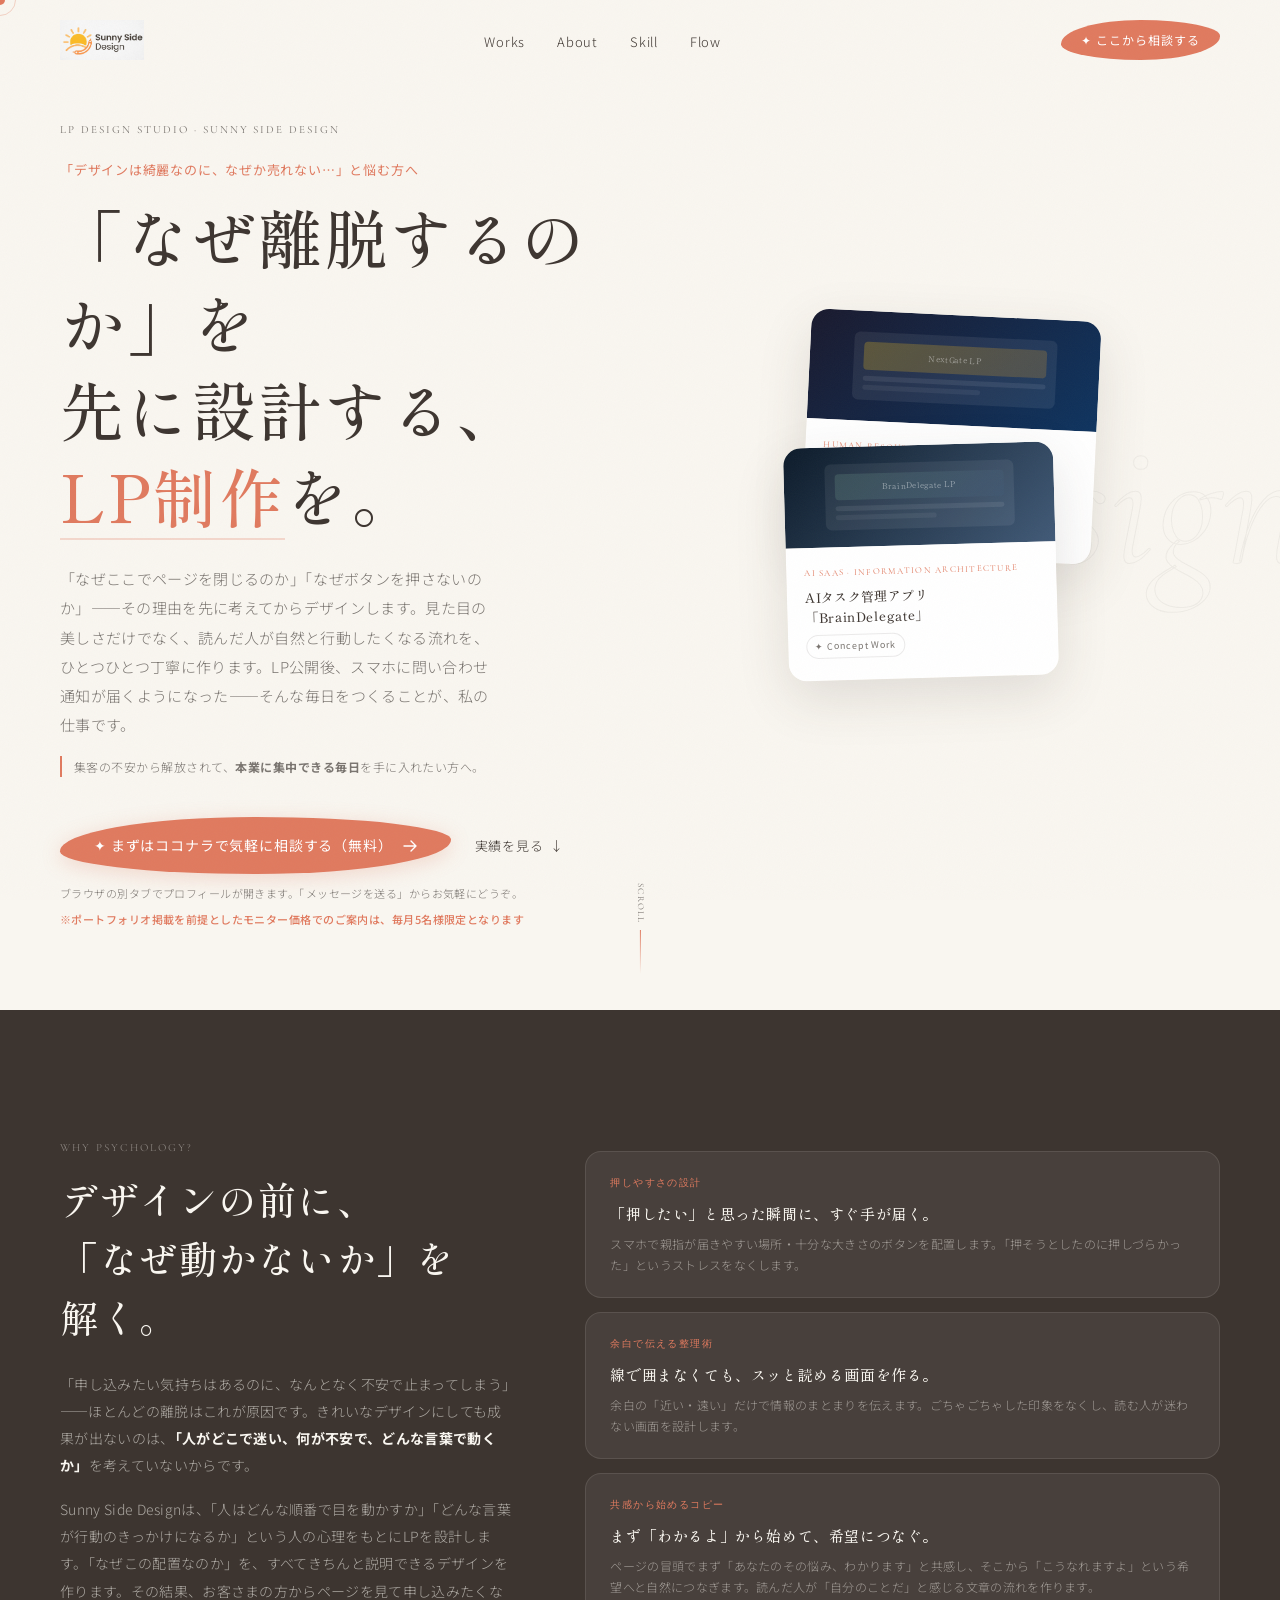
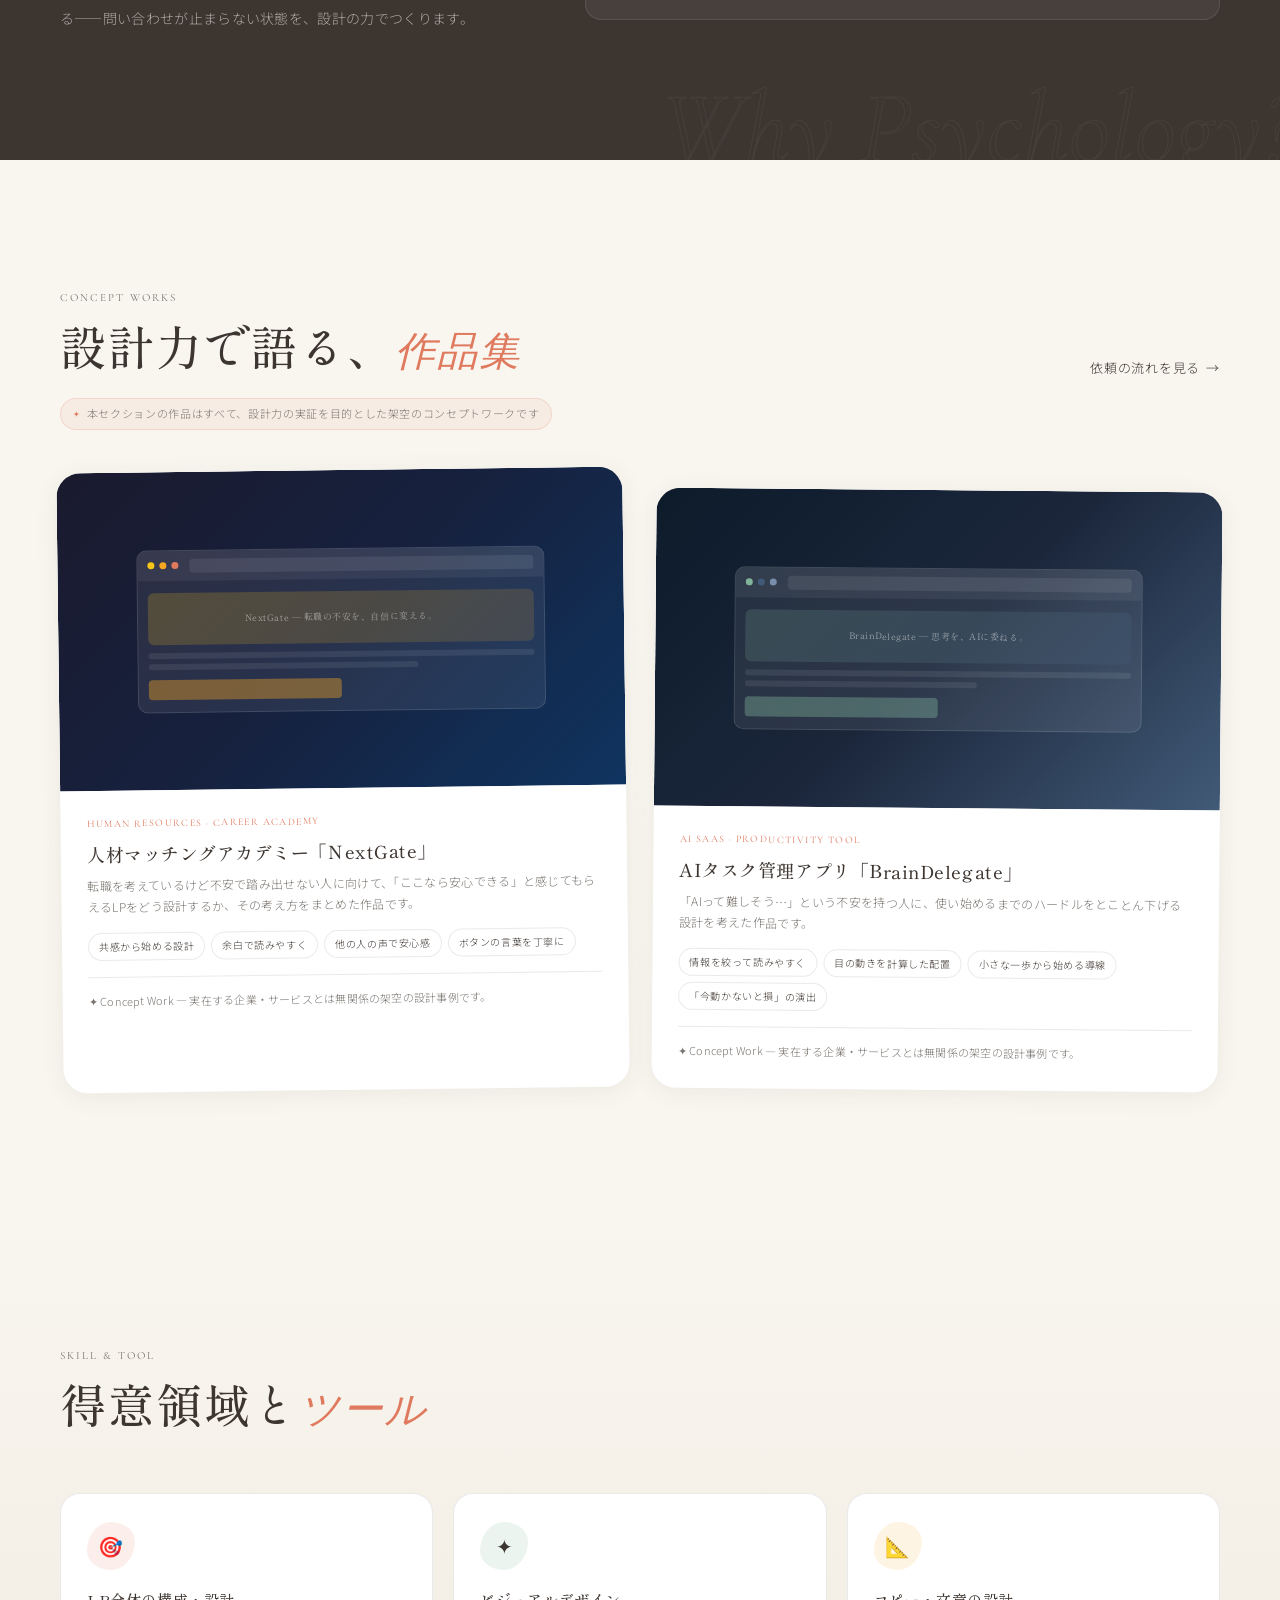
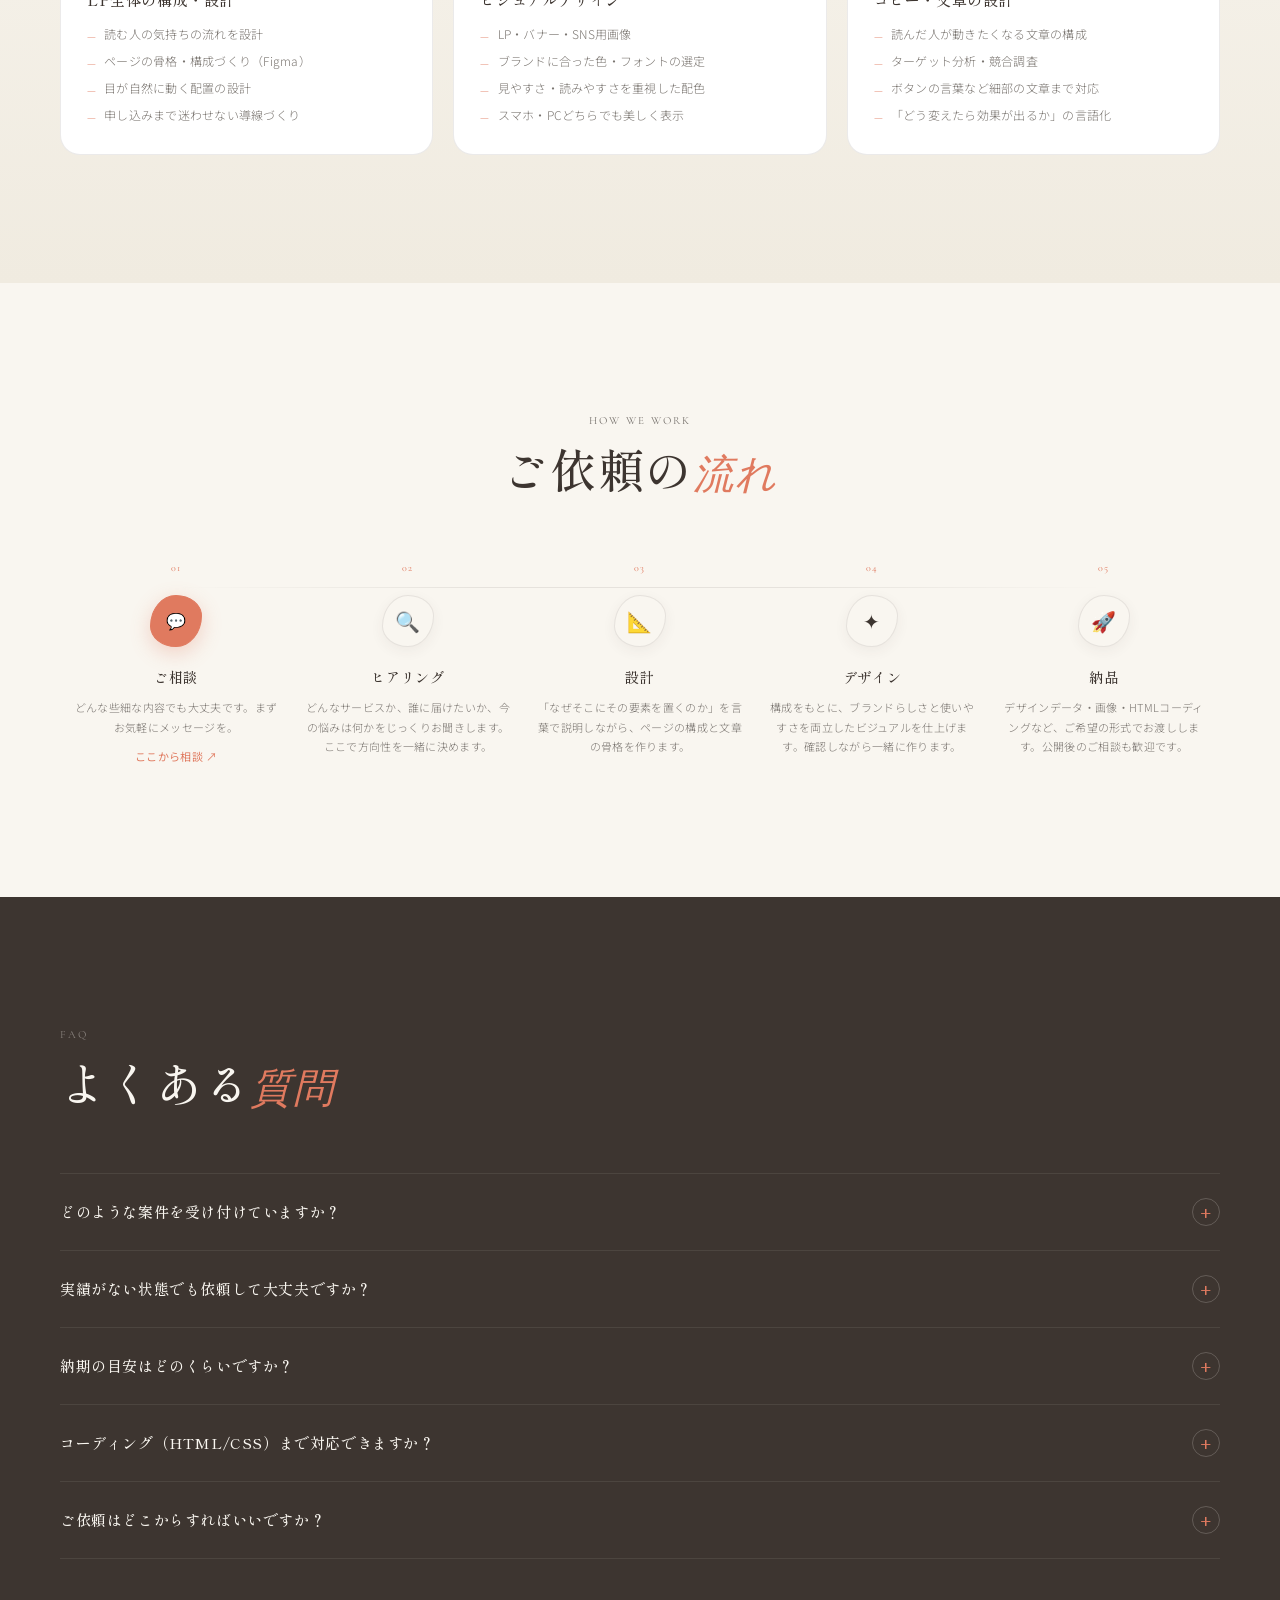
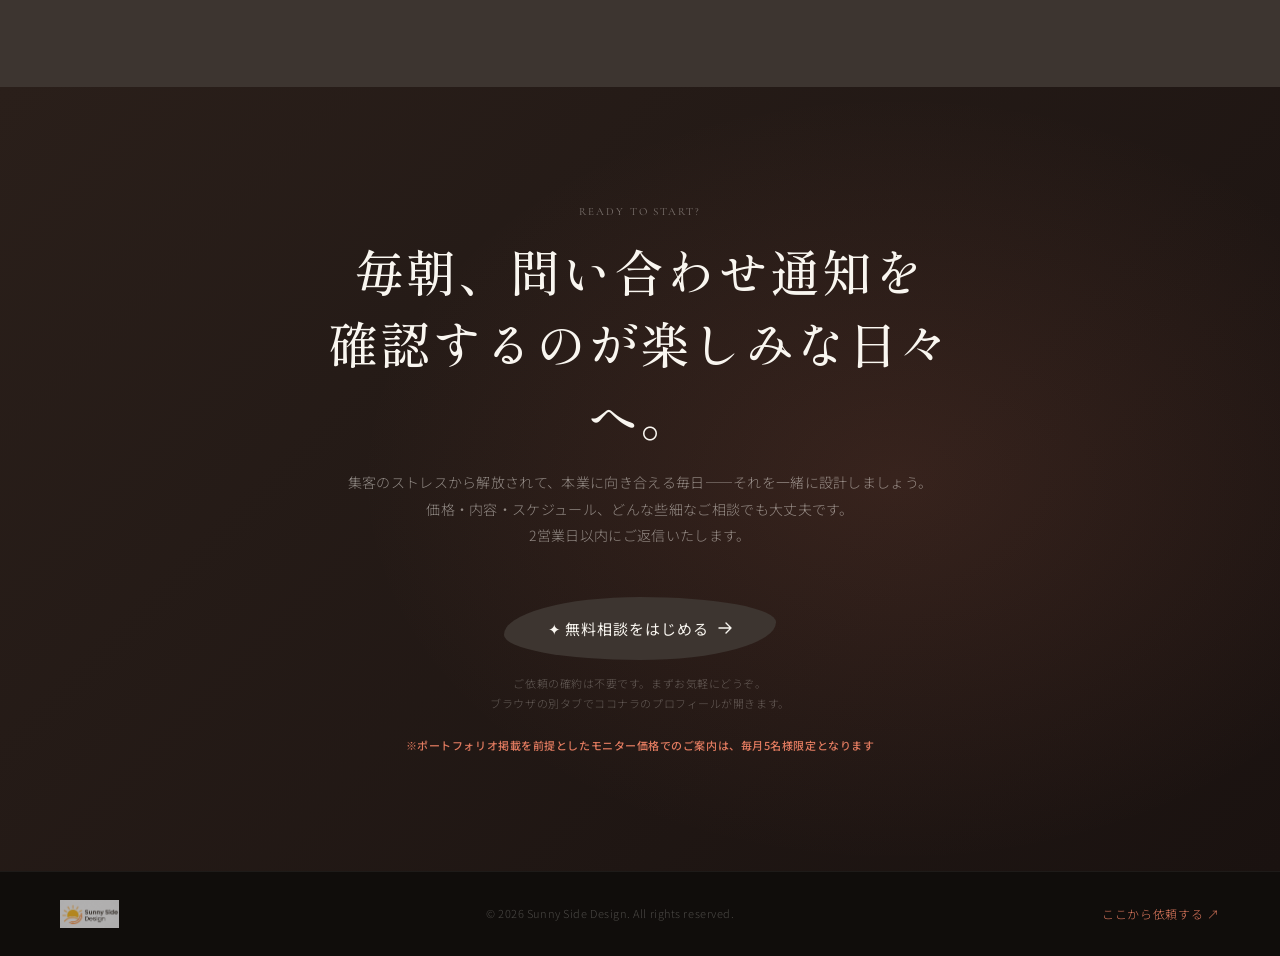
<file: index.html>
<!DOCTYPE html>
<html lang="ja">
<head>
  <meta charset="UTF-8">
  <meta name="viewport" content="width=device-width, initial-scale=1.0">
  <title>Sunny Side Design — LP Design Studio</title>
  <link rel="preconnect" href="https://fonts.googleapis.com">
  <link rel="preconnect" href="https://fonts.gstatic.com" crossorigin>
  <link href="https://fonts.googleapis.com/css2?family=Shippori+Mincho:wght@400;500;600&family=Noto+Sans+JP:wght@300;400;500&family=Cormorant+Garamond:ital,wght@0,300;0,400;1,300;1,400&display=swap" rel="stylesheet">

  <style>
    /* ============================================================
       CSS VARIABLES & RESET
    ============================================================ */
    *, *::before, *::after { box-sizing: border-box; margin: 0; padding: 0; }

    :root {
      /* Logo-aligned palette */
      --bg:          #F9F6F0;
      --ink:         #3D3530;
      --ink-light:   #7A7570;
      --sun:         #F5C518;
      --orange:      #F5A623;
      --terracotta:  #E07A5F;
      --sage:        #81B29A;
      --white:       #FFFFFF;
      --border:      rgba(61,53,48,0.10);
      --border-dark: rgba(249,246,240,0.10);

      --font-min:    'Shippori Mincho', serif;
      --font-sans:   'Noto Sans JP', sans-serif;
      --font-en:     'Cormorant Garamond', serif;

      --ease:        cubic-bezier(0.25, 1, 0.5, 1);
      --ease-in:     cubic-bezier(0.45, 0, 0.25, 1);

      --gap:         clamp(72px, 10vw, 140px);
      --w:           min(1160px, 92vw);
    }

    html { scroll-behavior: smooth; }

    body {
      background: var(--bg);
      color: var(--ink);
      font-family: var(--font-sans);
      font-size: 16px;
      line-height: 1.8;
      letter-spacing: 0.02em;
      overflow-x: hidden;
      cursor: none;
    }

    /* Noise overlay */
    body::before {
      content: '';
      position: fixed; inset: 0;
      z-index: 9998;
      pointer-events: none;
      opacity: 0.028;
      background-image: url("data:image/svg+xml,%3Csvg viewBox='0 0 200 200' xmlns='http://www.w3.org/2000/svg'%3E%3Cfilter id='n'%3E%3CfeTurbulence type='fractalNoise' baseFrequency='0.85' numOctaves='4' stitchTiles='stitch'/%3E%3C/filter%3E%3Crect width='100%25' height='100%25' filter='url(%23n)'/%3E%3C/svg%3E");
      background-size: 180px;
    }

    /* ============================================================
       CUSTOM CURSOR
    ============================================================ */
    #cur {
      position: fixed; top:0; left:0;
      width:10px; height:10px;
      background: var(--terracotta);
      border-radius: 50%;
      pointer-events: none;
      z-index: 10000;
      transform: translate(-50%,-50%);
      transition: width .3s var(--ease), height .3s var(--ease), background .3s;
    }
    #cur.big {
      width:40px; height:40px;
      background: transparent;
      border: 1.5px solid var(--terracotta);
    }
    #cur-f {
      position: fixed; top:0; left:0;
      width:32px; height:32px;
      border: 1px solid rgba(224,122,95,.3);
      border-radius: 50%;
      pointer-events: none;
      z-index: 9999;
      transform: translate(-50%,-50%);
      transition: transform .35s var(--ease);
    }

    /* ============================================================
       UTILITIES
    ============================================================ */
    .wrap { width: var(--w); margin: 0 auto; }
    .label {
      font-family: var(--font-en);
      font-size: 11px;
      letter-spacing: .18em;
      text-transform: uppercase;
      color: var(--ink-light);
    }
    .label--light { color: rgba(249,246,240,.4); }

    .reveal {
      opacity: 0;
      transform: translateY(22px);
      transition: opacity .7s var(--ease), transform .7s var(--ease);
    }
    .reveal.on { opacity:1; transform:none; }
    .d1{transition-delay:.08s} .d2{transition-delay:.18s}
    .d3{transition-delay:.28s} .d4{transition-delay:.40s}

    /* btn styles */
    .btn {
      display: inline-flex; align-items: center; gap: 10px;
      font-family: var(--font-sans); font-size: 14px;
      font-weight: 400; letter-spacing: .06em;
      text-decoration: none; border: none;
      cursor: none;
      border-radius: 50% 50% 50% 50% / 60% 40% 60% 40%;
      transition: transform .35s var(--ease), box-shadow .35s, background .3s, color .3s;
    }
    .btn:hover { transform: translateY(-4px); }
    .btn svg { transition: transform .3s var(--ease); }
    .btn:hover svg { transform: translateX(4px); }

    .btn-primary {
      background: var(--terracotta); color: var(--white);
      padding: 16px 34px;
      box-shadow: 0 4px 20px rgba(224,122,95,.25);
    }
    .btn-primary:hover { box-shadow: 0 12px 36px rgba(224,122,95,.38); }

    .btn-dark {
      background: var(--ink); color: var(--bg);
      padding: 18px 44px;
      font-size: 15px;
    }
    .btn-dark:hover { background: var(--terracotta); box-shadow: 0 12px 36px rgba(224,122,95,.3); }

    .btn-outline {
      background: transparent; color: var(--bg);
      padding: 14px 28px;
      border: 1px solid rgba(249,246,240,.3);
    }
    .btn-outline:hover { background: rgba(249,246,240,.1); }

    .btn-ghost {
      font-size: 13px; font-weight: 300; letter-spacing: .06em;
      color: var(--ink); text-decoration: none;
      display: inline-flex; align-items: center; gap: 6px;
    }
    .btn-ghost::after { content:'↓'; display:inline-block; transition: transform .3s var(--ease); }
    .btn-ghost:hover::after { transform: translateY(4px); }
    .btn-ghost--right::after { content:'→'; }
    .btn-ghost--right:hover::after { transform: translateX(4px); }

    /* section heading */
    .sec-head { margin-bottom: 56px; }
    .sec-title {
      font-family: var(--font-min);
      font-size: clamp(26px, 3.8vw, 46px);
      font-weight: 500; letter-spacing: .04em; line-height: 1.3;
      margin-top: 8px;
    }
    .sec-title em {
      font-style: italic;
      font-family: var(--font-en);
      color: var(--terracotta);
      font-size: .88em;
    }

    /* ============================================================
       NAVIGATION
    ============================================================ */
    .nav {
      position: fixed; top:0; left:0; right:0;
      z-index: 900;
      padding: 20px 0;
      transition: background .4s var(--ease), padding .4s, box-shadow .4s;
    }
    .nav.stuck {
      background: rgba(249,246,240,.93);
      backdrop-filter: blur(14px);
      padding: 14px 0;
      box-shadow: 0 1px 0 var(--border);
    }
    .nav__inner {
      display: flex; align-items: center; justify-content: space-between;
    }

    /* LOGO IMAGE */
    .nav__logo { text-decoration: none; display: flex; align-items: center; }
    .nav__logo-img { height: 40px; width: auto; display: block; max-width: 160px; object-fit: contain; }

    .nav__links { display: flex; gap: 32px; list-style: none; }
    .nav__links a {
      font-size: 13px; font-weight: 300; letter-spacing: .06em;
      color: var(--ink); text-decoration: none; position: relative;
    }
    .nav__links a::after {
      content: ''; position: absolute; bottom:-2px; left:0;
      width:0; height:1px; background: var(--terracotta);
      transition: width .35s var(--ease);
    }
    .nav__links a:hover::after { width: 100%; }

    .nav__cta {
      font-size: 12px; font-weight: 400; letter-spacing: .08em;
      color: var(--white); background: var(--terracotta);
      padding: 9px 20px;
      border-radius: 50% 50% 50% 50% / 60% 40% 60% 40%;
      text-decoration: none;
      transition: transform .3s var(--ease), box-shadow .3s, background .3s;
    }
    .nav__cta:hover {
      background: var(--ink); transform: translateY(-2px);
      box-shadow: 0 6px 20px rgba(61,53,48,.2);
    }

    /* mobile */
    .nav__burger {
      display: none; flex-direction: column; gap: 5px;
      background: none; border: none; cursor: none;
    }
    .nav__burger span { display: block; width: 22px; height: 1px; background: var(--ink); transition: transform .3s; }
    .nav__mobile { display: none; }

    @media (max-width: 860px) {
      .nav__links, .nav__cta { display: none; }
      .nav__burger { display: flex; }
      .nav__mobile {
        position: fixed; inset: 0; background: rgba(249,246,240,.97);
        backdrop-filter: blur(16px);
        z-index: 800; flex-direction: column;
        align-items: center; justify-content: center; gap: 32px;
      }
      .nav__mobile.open { display: flex; }
      .nav__mobile a {
        font-family: var(--font-min); font-size: 22px; letter-spacing: .06em;
        color: var(--ink); text-decoration: none;
      }
    }

    /* ============================================================
       HERO
    ============================================================ */
    .hero {
      min-height: 100svh;
      display: flex; align-items: center;
      padding: 120px 0 80px;
      position: relative; overflow: hidden;
    }
    .hero__watermark {
      position: absolute; right: -2%; top: 50%;
      transform: translateY(-50%);
      font-family: var(--font-en);
      font-size: clamp(72px, 14vw, 192px);
      font-weight: 300; font-style: italic;
      color: transparent;
      -webkit-text-stroke: 1px rgba(61,53,48,.055);
      pointer-events: none; white-space: nowrap; line-height: 1;
    }
    .hero__grid {
      display: grid; grid-template-columns: 1fr 1fr;
      gap: 64px; align-items: center;
    }
    .hero__label { margin-bottom: 20px; }
    .hero__h1 {
      font-family: var(--font-min);
      font-size: clamp(34px, 5vw, 68px);
      font-weight: 500; line-height: 1.35; letter-spacing: .03em;
      margin-bottom: 26px;
    }
    .hero__h1 mark {
      background: none; color: var(--terracotta);
      position: relative; display: inline;
    }
    .hero__h1 mark::after {
      content: '';
      position: absolute; bottom: 1px; left: 0; right: 0;
      height: 2px; background: var(--terracotta); opacity: .25;
      transform: scaleX(0); transform-origin: left;
      transition: transform 1.1s var(--ease) .9s;
    }
    .hero__h1 mark.on::after { transform: scaleX(1); }
    .hero__sub {
      font-size: 15px; font-weight: 300; color: var(--ink-light);
      line-height: 1.95; max-width: 440px; margin-bottom: 16px;
    }
    .hero__note {
      font-size: 12px; font-weight: 300; color: var(--ink-light);
      letter-spacing: .04em; margin-bottom: 40px;
      padding-left: 12px; border-left: 2px solid var(--terracotta);
      opacity: .75;
    }
    .hero__actions { display: flex; align-items: center; gap: 24px; flex-wrap: wrap; }
    .hero__micro {
      font-size: 11px; font-weight: 300; color: var(--ink-light);
      letter-spacing: .04em; margin-top: 10px;
    }

    /* Hero visual / card stack */
    .hero__visual { position: relative; }
    .hero__stack { position: relative; width: 320px; height: 420px; margin: 0 auto; }
    .hcard {
      position: absolute;
      border-radius: 18px; overflow: hidden;
      box-shadow: 0 18px 52px rgba(61,53,48,.13);
    }
    .hcard:nth-child(1) { width: 290px; top:0; left:20px; transform:rotate(2.8deg); z-index:1; }
    .hcard:nth-child(2) { width: 270px; top:130px; left:0; transform:rotate(-1.6deg); z-index:2; }
    .hcard:nth-child(3) { width: 260px; top:215px; left:55px; transform:rotate(.9deg); z-index:3; }
    .hcard__body { padding: 18px 18px 22px; background: var(--white); }
    .hcard__tag {
      font-family: var(--font-en); font-size: 9px;
      letter-spacing: .14em; text-transform: uppercase;
      color: var(--terracotta); margin-bottom: 6px;
    }
    .hcard__title {
      font-family: var(--font-min); font-size: 13px;
      font-weight: 500; letter-spacing: .03em; line-height: 1.5;
    }
    .hcard__concept {
      display: inline-flex; align-items: center; gap: 4px;
      font-size: 9px; letter-spacing: .1em;
      color: var(--ink-light); margin-top: 8px;
      padding: 3px 8px; border: 1px solid var(--border);
      border-radius: 99px;
    }

    /* scroll indicator */
    .hero__scroll {
      position: absolute; bottom: 36px; left: 50%;
      transform: translateX(-50%);
      display: flex; flex-direction: column; align-items: center; gap: 6px;
    }
    .hero__scroll-text {
      font-family: var(--font-en); font-size: 9px;
      letter-spacing: .14em; text-transform: uppercase;
      color: var(--ink-light); writing-mode: vertical-rl;
    }
    .hero__scroll-line {
      width: 1px; height: 44px;
      background: linear-gradient(to bottom, var(--terracotta), transparent);
      animation: sl 2s var(--ease) infinite;
    }
    @keyframes sl {
      0%   { transform: scaleY(0); transform-origin: top; opacity: 1; }
      50%  { transform: scaleY(1); transform-origin: top; }
      100% { transform: scaleY(1); transform-origin: bottom; opacity: 0; }
    }

    /* ============================================================
       PHILOSOPHY
    ============================================================ */
    .philosophy {
      padding: var(--gap) 0;
      background: var(--ink); position: relative; overflow: hidden;
    }
    .philosophy::after {
      content: 'Why Psychology?';
      position: absolute; bottom: -8%; right: -1%;
      font-family: var(--font-en); font-size: clamp(48px, 8vw, 110px);
      font-weight: 300; font-style: italic;
      color: transparent;
      -webkit-text-stroke: 1px rgba(249,246,240,.05);
      pointer-events: none; white-space: nowrap;
    }
    .philosophy__inner {
      display: grid; grid-template-columns: 1fr 1.4fr;
      gap: 72px; align-items: center; position: relative;
    }
    .philosophy__left {}
    .philosophy__heading {
      font-family: var(--font-min);
      font-size: clamp(22px, 3vw, 38px);
      font-weight: 500; letter-spacing: .04em; line-height: 1.55;
      color: var(--bg); margin-top: 12px; margin-bottom: 24px;
    }
    .philosophy__text {
      font-size: 14px; font-weight: 300; color: rgba(249,246,240,.6);
      line-height: 1.95;
    }
    .philosophy__text + .philosophy__text { margin-top: 16px; }

    .philosophy__cards { display: flex; flex-direction: column; gap: 14px; }
    .pcard {
      background: rgba(249,246,240,.06);
      border: 1px solid rgba(249,246,240,.1);
      border-radius: 16px; padding: 22px 24px;
      transition: background .3s, border-color .3s, transform .4s var(--ease);
    }
    .pcard:hover {
      background: rgba(249,246,240,.1);
      border-color: rgba(224,122,95,.4);
      transform: translateX(6px);
    }
    .pcard__label {
      font-family: var(--font-en); font-size: 10px;
      letter-spacing: .14em; text-transform: uppercase;
      color: var(--terracotta); margin-bottom: 8px;
    }
    .pcard__title {
      font-family: var(--font-min); font-size: 15px;
      font-weight: 500; color: var(--bg); letter-spacing: .04em;
      margin-bottom: 6px;
    }
    .pcard__desc {
      font-size: 12px; font-weight: 300;
      color: rgba(249,246,240,.5); line-height: 1.75;
    }

    /* ============================================================
       CONCEPT WORKS
    ============================================================ */
    .works { padding: var(--gap) 0; }
    .works__sec-head {
      display: flex; justify-content: space-between; align-items: flex-end;
      margin-bottom: 16px;
    }
    .concept-badge {
      display: inline-flex; align-items: center; gap: 6px;
      font-size: 11px; font-weight: 300; letter-spacing: .06em;
      color: var(--ink-light);
      background: rgba(224,122,95,.08);
      border: 1px solid rgba(224,122,95,.2);
      border-radius: 99px; padding: 5px 12px;
      margin-bottom: 40px;
    }
    .concept-badge::before {
      content: '✦'; color: var(--terracotta); font-size: 8px;
    }

    .works__grid {
      display: grid; grid-template-columns: repeat(2, 1fr);
      gap: 28px;
    }
    .wcard {
      border-radius: 24px; overflow: hidden;
      text-decoration: none; color: inherit;
      background: var(--white);
      box-shadow: 0 4px 24px rgba(61,53,48,.07);
      transition: transform .5s var(--ease), box-shadow .5s;
      display: block;
    }
    .wcard:nth-child(1) { transform: rotate(-.7deg); }
    .wcard:nth-child(2) { transform: rotate(.5deg); margin-top: 20px; }
    .wcard:hover { transform: rotate(0) translateY(-8px); box-shadow: 0 22px 60px rgba(61,53,48,.15); }

    .wcard__thumb {
      aspect-ratio: 16/9; position: relative; overflow: hidden;
    }
    .wcard__bg {
      width: 100%; height: 100%;
      display: flex; align-items: center; justify-content: center;
      transition: transform .7s var(--ease);
      position: relative;
    }
    .wcard:hover .wcard__bg { transform: scale(1.04); }
    .wcard__bg--ng { background: linear-gradient(135deg,#1a1a2e 0%,#16213e 50%,#0f3460 100%); }
    .wcard__bg--bd { background: linear-gradient(135deg,#0d1b2a 0%,#1b263b 50%,#415a77 100%); }

    /* mockup browser */
    .mock {
      width: 72%; border-radius: 10px;
      background: rgba(255,255,255,.08);
      border: 1px solid rgba(255,255,255,.12);
      overflow: hidden;
    }
    .mock__bar {
      background: rgba(255,255,255,.06);
      padding: 8px 10px;
      display: flex; align-items: center; gap: 5px;
    }
    .mock__dot { width: 7px; height: 7px; border-radius: 50%; }
    .mock__url {
      flex: 1; height: 14px; border-radius: 4px;
      background: rgba(255,255,255,.08); margin-left: 6px;
    }
    .mock__content { padding: 12px 10px; }
    .mock__hero-area {
      border-radius: 6px; margin-bottom: 8px;
      display: flex; align-items: center; justify-content: center;
      font-family: var(--font-min);
      font-size: 9px; letter-spacing: .06em;
    }
    .mock__hero-area--ng {
      height: 52px;
      background: linear-gradient(135deg, rgba(245,197,24,.2), rgba(245,166,35,.15));
      color: rgba(255,255,255,.5);
    }
    .mock__hero-area--bd {
      height: 52px;
      background: linear-gradient(135deg, rgba(129,178,154,.2), rgba(65,90,119,.3));
      color: rgba(255,255,255,.5);
    }
    .mock__lines { display: flex; flex-direction: column; gap: 5px; }
    .mock__line {
      height: 6px; border-radius: 3px;
      background: rgba(255,255,255,.08);
    }
    .mock__cta {
      height: 20px; border-radius: 4px; margin-top: 10px;
      width: 50%;
    }
    .mock__cta--ng { background: rgba(245,166,35,.4); }
    .mock__cta--bd { background: rgba(129,178,154,.4); }

    .wcard__overlay {
      position: absolute; inset: 0;
      background: linear-gradient(to top, rgba(15,15,25,.6) 0%, transparent 50%);
      opacity: 0; transition: opacity .4s;
    }
    .wcard:hover .wcard__overlay { opacity: 1; }
    .wcard__view {
      position: absolute; bottom: 20px; left: 50%;
      transform: translateX(-50%) translateY(8px);
      font-family: var(--font-en); font-size: 11px;
      letter-spacing: .12em; text-transform: uppercase;
      color: var(--white); opacity: 0;
      transition: opacity .4s, transform .4s var(--ease);
      white-space: nowrap;
    }
    .wcard:hover .wcard__view { opacity: 1; transform: translateX(-50%) translateY(0); }

    .wcard__body { padding: 24px 26px 28px; }
    .wcard__tag {
      font-family: var(--font-en); font-size: 10px;
      letter-spacing: .14em; text-transform: uppercase;
      color: var(--terracotta); margin-bottom: 8px;
    }
    .wcard__title {
      font-family: var(--font-min); font-size: 18px;
      font-weight: 500; letter-spacing: .03em; line-height: 1.45;
      margin-bottom: 8px;
    }
    .wcard__sub {
      font-size: 12px; font-weight: 300;
      color: var(--ink-light); line-height: 1.75; margin-bottom: 16px;
    }
    .wcard__pills { display: flex; flex-wrap: wrap; gap: 6px; }
    .pill {
      font-size: 10px; letter-spacing: .06em; font-weight: 300;
      color: var(--ink); border: 1px solid var(--border);
      padding: 4px 10px; border-radius: 99px;
    }
    .wcard__concept-note {
      margin-top: 16px; padding-top: 14px;
      border-top: 1px solid var(--border);
      font-size: 11px; font-weight: 300;
      color: var(--ink-light); line-height: 1.7; letter-spacing: .02em;
    }

    /* ============================================================
       SKILL
    ============================================================ */
    .skill {
      padding: var(--gap) 0;
      background: linear-gradient(180deg, var(--bg) 0%, #f0ebe0 100%);
    }
    .skill__grid {
      display: grid; grid-template-columns: repeat(3, 1fr);
      gap: 20px; margin-top: 0;
    }
    .scard {
      background: var(--white); border-radius: 20px;
      padding: 28px 26px;
      border: 1px solid var(--border);
      transition: transform .4s var(--ease), box-shadow .4s, border-color .3s;
    }
    .scard:hover {
      transform: translateY(-6px) rotate(-.3deg);
      box-shadow: 0 16px 44px rgba(61,53,48,.1);
      border-color: rgba(224,122,95,.25);
    }
    .scard__icon {
      width: 48px; height: 48px;
      border-radius: 50% 50% 50% 50% / 60% 40% 60% 40%;
      display: flex; align-items: center; justify-content: center;
      font-size: 20px; margin-bottom: 16px;
    }
    .scard__icon--tc { background: rgba(224,122,95,.12); }
    .scard__icon--sg { background: rgba(129,178,154,.15); }
    .scard__icon--or { background: rgba(245,166,35,.12); }
    .scard__title {
      font-family: var(--font-min); font-size: 15px;
      font-weight: 500; letter-spacing: .04em; margin-bottom: 10px;
    }
    .scard__items { display: flex; flex-direction: column; gap: 5px; }
    .scard__item {
      font-size: 12px; font-weight: 300;
      color: var(--ink-light); letter-spacing: .02em;
      display: flex; align-items: flex-start; gap: 8px;
    }
    .scard__item::before { content:'—'; color: var(--terracotta); flex-shrink: 0; font-size: 10px; margin-top: 4px; }

    /* ============================================================
       FLOW
    ============================================================ */
    .flow { padding: var(--gap) 0; }
    .flow__steps {
      display: grid; grid-template-columns: repeat(5, 1fr);
      gap: 0; margin-top: 56px; position: relative;
    }
    .flow__steps::before {
      content: '';
      position: absolute; top: 28px; left: 10%; right: 10%;
      height: 1px;
      background: linear-gradient(to right, transparent, var(--border), var(--border), transparent);
    }
    .fstep { padding: 0 12px; text-align: center; }
    .fstep__num {
      font-family: var(--font-en); font-size: 10px;
      letter-spacing: .12em; color: var(--terracotta);
      display: block; margin-bottom: 18px;
    }
    .fstep__icon {
      width: 52px; height: 52px;
      border-radius: 50% 50% 50% 50% / 60% 40% 60% 40%;
      background: var(--bg); border: 1px solid var(--border);
      display: flex; align-items: center; justify-content: center;
      margin: 0 auto 18px; font-size: 20px;
      box-shadow: 0 4px 14px rgba(61,53,48,.06);
    }
    .fstep:nth-child(1) .fstep__icon {
      background: var(--terracotta);
      border-color: var(--terracotta);
      box-shadow: 0 6px 20px rgba(224,122,95,.3);
    }
    .fstep__title {
      font-family: var(--font-min); font-size: 14px;
      font-weight: 500; letter-spacing: .05em; margin-bottom: 8px;
    }
    .fstep__desc {
      font-size: 11px; font-weight: 300;
      color: var(--ink-light); line-height: 1.8;
    }
    .fstep__link {
      display: inline-flex; align-items: center; gap: 4px;
      font-size: 11px; color: var(--terracotta);
      text-decoration: none; font-weight: 400; letter-spacing: .04em;
      margin-top: 10px;
      transition: gap .3s var(--ease);
    }
    .fstep__link:hover { gap: 8px; }

    /* ============================================================
       FAQ
    ============================================================ */
    .faq { padding: var(--gap) 0; background: var(--ink); }
    .faq__list { margin-top: 48px; display: flex; flex-direction: column; gap: 0; }
    .faq__item {
      border-bottom: 1px solid rgba(249,246,240,.08);
    }
    .faq__item:first-child { border-top: 1px solid rgba(249,246,240,.08); }
    .faq__q {
      width: 100%; background: none; border: none; cursor: none;
      display: flex; justify-content: space-between; align-items: center;
      padding: 24px 0; gap: 20px;
      font-family: var(--font-min); font-size: 15px;
      font-weight: 500; letter-spacing: .04em;
      color: var(--bg); text-align: left;
    }
    .faq__icon {
      width: 28px; height: 28px; border-radius: 50%;
      border: 1px solid rgba(249,246,240,.2);
      display: flex; align-items: center; justify-content: center;
      flex-shrink: 0; font-size: 16px; color: var(--terracotta);
      transition: transform .35s var(--ease), background .3s;
    }
    .faq__item.open .faq__icon { transform: rotate(45deg); background: rgba(224,122,95,.15); }
    .faq__a {
      overflow: hidden; max-height: 0;
      transition: max-height .45s var(--ease), padding .4s;
    }
    .faq__a-inner {
      padding: 0 0 24px;
      font-size: 14px; font-weight: 300;
      color: rgba(249,246,240,.55); line-height: 1.9;
    }

    /* ============================================================
       CTA BANNER
    ============================================================ */
    .cta-banner {
      padding: clamp(64px, 9vw, 120px) 0;
      background: linear-gradient(135deg, #2a1f1a 0%, #1a1210 100%);
      position: relative; overflow: hidden;
    }
    .cta-banner::before {
      content: '';
      position: absolute; inset: 0;
      background: radial-gradient(ellipse 60% 70% at 70% 50%, rgba(224,122,95,.12) 0%, transparent 70%);
    }
    .cta-banner__inner {
      position: relative; text-align: center; max-width: 680px; margin: 0 auto;
    }
    .cta-banner__heading {
      font-family: var(--font-min);
      font-size: clamp(26px, 4vw, 50px);
      font-weight: 500; letter-spacing: .04em; line-height: 1.45;
      color: var(--bg); margin: 12px 0 18px;
    }
    .cta-banner__sub {
      font-size: 14px; font-weight: 300;
      color: rgba(249,246,240,.5); line-height: 1.9;
      margin-bottom: 48px;
    }
    .cta-banner__actions { display: flex; flex-direction: column; align-items: center; gap: 14px; }
    .cta-banner__micro {
      font-size: 11px; font-weight: 300;
      color: rgba(249,246,240,.3); letter-spacing: .05em;
    }

    /* ============================================================
       FOOTER
    ============================================================ */
    .footer {
      background: #100d0b;
      border-top: 1px solid rgba(249,246,240,.06);
      padding: 28px 0;
    }
    .footer__inner {
      display: flex; align-items: center; justify-content: space-between;
      flex-wrap: wrap; gap: 12px;
    }
    .footer__logo { display: flex; align-items: center; }
    .footer__logo-img { height: 28px; width: auto; opacity: 0.7; }
    .footer__copy {
      font-size: 11px; font-weight: 300;
      color: rgba(249,246,240,.25); letter-spacing: .05em;
    }
    .footer__cta {
      font-size: 12px; font-weight: 300; letter-spacing: .06em;
      color: var(--terracotta); text-decoration: none;
      display: inline-flex; align-items: center; gap: 6px;
      transition: gap .3s var(--ease);
    }
    .footer__cta:hover { gap: 10px; }

    /* ============================================================
       WORK DETAIL PAGE
    ============================================================ */
    .detail-page { display: none; }
    .detail-page.show { display: block; }

    .detail-hero {
      min-height: 60vh; display: flex; align-items: flex-end;
      padding: 120px 0 60px; position: relative; overflow: hidden;
    }
    .detail-hero--ng { background: linear-gradient(135deg,#1a1a2e 0%,#0f3460 100%); }
    .detail-hero--bd { background: linear-gradient(135deg,#0d1b2a 0%,#415a77 100%); }
    .detail-concept-note {
      display: inline-flex; align-items: center; gap: 8px;
      font-size: 11px; font-weight: 300; letter-spacing: .06em;
      color: rgba(249,246,240,.5);
      background: rgba(249,246,240,.07);
      border: 1px solid rgba(249,246,240,.12);
      border-radius: 99px; padding: 6px 14px; margin-bottom: 24px;
    }
    .detail-title {
      font-family: var(--font-min);
      font-size: clamp(26px, 4vw, 52px);
      font-weight: 500; color: var(--bg); letter-spacing: .04em;
      line-height: 1.35; margin-bottom: 12px;
    }
    .detail-summary {
      font-size: 15px; font-weight: 300;
      color: rgba(249,246,240,.6); line-height: 1.85;
      max-width: 580px;
    }
    .detail-meta {
      display: flex; gap: 32px; margin-top: 32px; flex-wrap: wrap;
    }
    .detail-meta__item {}
    .detail-meta__key {
      font-family: var(--font-en); font-size: 10px;
      letter-spacing: .12em; text-transform: uppercase;
      color: rgba(249,246,240,.35); margin-bottom: 4px;
    }
    .detail-meta__val {
      font-size: 13px; font-weight: 300;
      color: rgba(249,246,240,.75);
    }

    .detail-body { padding: clamp(48px,7vw,96px) 0; }
    .detail-section { margin-bottom: clamp(48px,6vw,80px); }
    .detail-section__label {
      font-family: var(--font-en); font-size: 11px;
      letter-spacing: .16em; text-transform: uppercase;
      color: var(--terracotta); margin-bottom: 20px;
    }
    .detail-section__heading {
      font-family: var(--font-min); font-size: clamp(18px, 2.4vw, 28px);
      font-weight: 500; letter-spacing: .04em; line-height: 1.4;
      margin-bottom: 20px;
    }
    .detail-section__text {
      font-size: 15px; font-weight: 300;
      color: var(--ink-light); line-height: 1.95; margin-bottom: 14px;
    }

    .brief-table {
      width: 100%; border-collapse: collapse;
      font-size: 14px; font-weight: 300;
    }
    .brief-table th, .brief-table td {
      padding: 14px 18px; text-align: left;
      border-bottom: 1px solid var(--border);
      vertical-align: top; line-height: 1.7;
    }
    .brief-table th {
      width: 28%; color: var(--ink-light);
      font-weight: 300; font-family: var(--font-min);
      letter-spacing: .04em; white-space: nowrap;
    }
    .brief-table tr:last-child th,
    .brief-table tr:last-child td { border-bottom: none; }

    .hypo-block {
      background: rgba(224,122,95,.06);
      border: 1px solid rgba(224,122,95,.18);
      border-left: 3px solid var(--terracotta);
      border-radius: 0 12px 12px 0;
      padding: 22px 24px; margin: 24px 0;
    }
    .hypo-block__label {
      font-family: var(--font-en); font-size: 10px;
      letter-spacing: .14em; text-transform: uppercase;
      color: var(--terracotta); margin-bottom: 10px;
    }
    .hypo-block__text {
      font-family: var(--font-min); font-size: 15px;
      font-weight: 500; letter-spacing: .04em; line-height: 1.7;
    }

    .psych-grid {
      display: grid; grid-template-columns: repeat(2, 1fr);
      gap: 14px; margin-top: 24px;
    }
    .psych-card {
      background: var(--white); border-radius: 14px;
      border: 1px solid var(--border);
      padding: 18px 20px;
    }
    .psych-card__name {
      font-family: var(--font-en); font-size: 10px;
      letter-spacing: .12em; text-transform: uppercase;
      color: var(--terracotta); margin-bottom: 6px;
    }
    .psych-card__title {
      font-family: var(--font-min); font-size: 13px;
      font-weight: 500; letter-spacing: .03em; margin-bottom: 6px;
    }
    .psych-card__desc {
      font-size: 12px; font-weight: 300;
      color: var(--ink-light); line-height: 1.75;
    }

    .focus-grid { display: grid; grid-template-columns: 1fr 1fr; gap: 24px; margin-top: 24px; }
    .focus-card {
      border-radius: 16px; overflow: hidden;
      border: 1px solid var(--border);
    }
    .focus-card__img {
      aspect-ratio: 16/9;
      display: flex; align-items: center; justify-content: center;
      font-size: 32px;
    }
    .focus-card__body { padding: 18px 20px; }
    .focus-card__tag {
      font-family: var(--font-en); font-size: 9px;
      letter-spacing: .14em; text-transform: uppercase;
      color: var(--terracotta); margin-bottom: 6px;
    }
    .focus-card__title {
      font-family: var(--font-min); font-size: 14px;
      font-weight: 500; letter-spacing: .03em; margin-bottom: 8px;
    }
    .focus-card__desc {
      font-size: 12px; font-weight: 300;
      color: var(--ink-light); line-height: 1.75;
    }

    .reflection-list {
      display: flex; flex-direction: column; gap: 12px;
      margin-top: 20px;
    }
    .reflection-item {
      display: flex; gap: 14px; align-items: flex-start;
      font-size: 13px; font-weight: 300; color: var(--ink-light); line-height: 1.8;
    }
    .reflection-item::before {
      content: ''; flex-shrink: 0;
      width: 6px; height: 6px; border-radius: 50%;
      background: var(--sage); margin-top: 8px;
    }

    .detail-cta {
      background: var(--ink); border-radius: 24px;
      padding: 44px 48px; text-align: center; margin-top: 64px;
    }
    .detail-cta__heading {
      font-family: var(--font-min); font-size: clamp(18px,2.4vw,28px);
      font-weight: 500; color: var(--bg); letter-spacing: .04em;
      line-height: 1.5; margin: 10px 0 14px;
    }
    .detail-cta__sub {
      font-size: 13px; font-weight: 300;
      color: rgba(249,246,240,.5); line-height: 1.9;
      margin-bottom: 30px;
    }

    .back-btn {
      display: inline-flex; align-items: center; gap: 8px;
      font-size: 13px; letter-spacing: .05em;
      color: var(--ink-light); text-decoration: none;
      background: none; border: none; cursor: none;
      margin-bottom: 0;
      transition: color .3s, gap .3s var(--ease);
    }
    .back-btn:hover { color: var(--terracotta); gap: 12px; }

    /* ============================================================
       RESPONSIVE
    ============================================================ */
    @media (max-width: 900px) {
      .hero__grid { grid-template-columns: 1fr; gap: 48px; }
      .hero__visual { display: none; }
      .philosophy__inner { grid-template-columns: 1fr; gap: 48px; }
      .works__grid { grid-template-columns: 1fr; }
      .wcard:nth-child(2) { margin-top: 0; }
      .skill__grid { grid-template-columns: repeat(2, 1fr); }
      .flow__steps { grid-template-columns: repeat(2, 1fr); gap: 32px; }
      .flow__steps::before { display: none; }
      .focus-grid { grid-template-columns: 1fr; }
      .psych-grid { grid-template-columns: 1fr; }
    }
    @media (max-width: 580px) {
      .skill__grid { grid-template-columns: 1fr; }
      .works__sec-head { flex-direction: column; align-items: flex-start; gap: 12px; }
    }
  </style>
</head>
<body>

<div id="cur"></div>
<div id="cur-f"></div>

<!-- ============================================================
     NAVIGATION
============================================================ -->
<nav class="nav" id="nav">
  <div class="wrap">
    <div class="nav__inner">
      <a href="#" class="nav__logo" onclick="showMain()">
        <img src="ssd-logo.jpeg" alt="Sunny Side Design" class="nav__logo-img" />
      </a>
      <ul class="nav__links">
        <li><a href="#works" onclick="showMain()">Works</a></li>
        <li><a href="#philosophy">About</a></li>
        <li><a href="#skill">Skill</a></li>
        <li><a href="#flow">Flow</a></li>
      </ul>
      <a href="https://coconala.com/" target="_blank" rel="noopener" class="nav__cta">
        ✦ ここから相談する
      </a>
      <button class="nav__burger" id="burger" aria-label="メニュー">
        <span></span><span></span><span></span>
      </button>
    </div>
  </div>
</nav>

<!-- Mobile menu -->
<div class="nav__mobile" id="mobileMenu">
  <a href="#" onclick="closeMenu();showMain()">Home</a>
  <a href="#works" onclick="closeMenu();showMain()">Works</a>
  <a href="#skill" onclick="closeMenu()">Skill</a>
  <a href="#flow" onclick="closeMenu()">Flow</a>
  <a href="https://coconala.com/" target="_blank" rel="noopener" onclick="closeMenu()" style="color:var(--terracotta)">ここから相談する ✦</a>
</div>

<!-- ============================================================
     MAIN PAGE
============================================================ -->
<div id="mainPage">

  <!-- HERO --------------------------------------------------- -->
  <section class="hero" id="hero">
    <div class="hero__watermark">Design</div>
    <div class="wrap">
      <div class="hero__grid">
        <div class="hero__copy">
          <p class="label hero__label reveal">LP Design Studio · Sunny Side Design</p>
          <p class="hero__target reveal" style="font-size:13px;font-weight:400;letter-spacing:.06em;color:var(--terracotta);margin-bottom:12px;line-height:1.6;">「デザインは綺麗なのに、なぜか売れない…」と悩む方へ</p>
          <h1 class="hero__h1 reveal d1">
            「なぜ離脱するのか」を<br>
            先に設計する、<br>
            <mark id="heroMark">LP制作</mark>を。
          </h1>
          <p class="hero__sub reveal d2">
            「なぜここでページを閉じるのか」「なぜボタンを押さないのか」——その理由を先に考えてからデザインします。見た目の美しさだけでなく、読んだ人が自然と行動したくなる流れを、ひとつひとつ丁寧に作ります。LP公開後、スマホに問い合わせ通知が届くようになった——そんな毎日をつくることが、私の仕事です。
          </p>
          <p class="hero__note reveal d2">集客の不安から解放されて、<strong>本業に集中できる毎日</strong>を手に入れたい方へ。</p>
          <div class="hero__actions reveal d3">
            <a href="https://coconala.com/" target="_blank" rel="noopener" class="btn btn-primary">
              ✦ まずはココナラで気軽に相談する（無料）
              <svg width="14" height="14" viewBox="0 0 14 14" fill="none">
                <path d="M1 7h12M8 2l5 5-5 5" stroke="currentColor" stroke-width="1.4" stroke-linecap="round" stroke-linejoin="round"/>
              </svg>
            </a>
            <a href="#works" class="btn-ghost">実績を見る</a>
          </div>
          <p class="hero__micro reveal d4">ブラウザの別タブでプロフィールが開きます。「メッセージを送る」からお気軽にどうぞ。</p>
          <p class="hero__micro reveal d4" style="margin-top:6px;color:var(--terracotta);font-weight:500;">※ポートフォリオ掲載を前提としたモニター価格でのご案内は、毎月5名様限定となります</p>
        </div>
        <div class="hero__visual reveal d2">
          <div class="hero__stack">
            <div class="hcard">
              <div style="height:110px; background:linear-gradient(135deg,#1a1a2e,#0f3460); display:flex;align-items:center;justify-content:center;">
                <div style="width:70%;border-radius:6px;background:rgba(255,255,255,.07);padding:10px;">
                  <div style="height:28px;border-radius:4px;background:linear-gradient(135deg,rgba(245,197,24,.25),rgba(245,166,35,.2));margin-bottom:6px;display:flex;align-items:center;justify-content:center;font-family:var(--font-min);font-size:8px;color:rgba(255,255,255,.5);">NextGate LP</div>
                  <div style="height:5px;border-radius:3px;background:rgba(255,255,255,.08);margin-bottom:4px;"></div>
                  <div style="height:5px;border-radius:3px;background:rgba(255,255,255,.06);width:65%;"></div>
                </div>
              </div>
              <div class="hcard__body">
                <p class="hcard__tag">Human Resources · UX Strategy</p>
                <p class="hcard__title">人材マッチングアカデミー<br>「NextGate」</p>
                <span class="hcard__concept">✦ Concept Work</span>
              </div>
            </div>
            <div class="hcard">
              <div style="height:100px; background:linear-gradient(135deg,#0d1b2a,#415a77); display:flex;align-items:center;justify-content:center;">
                <div style="width:70%;border-radius:6px;background:rgba(255,255,255,.07);padding:10px;">
                  <div style="height:26px;border-radius:4px;background:linear-gradient(135deg,rgba(129,178,154,.2),rgba(65,90,119,.3));margin-bottom:6px;display:flex;align-items:center;justify-content:center;font-family:var(--font-min);font-size:8px;color:rgba(255,255,255,.5);">BrainDelegate LP</div>
                  <div style="height:5px;border-radius:3px;background:rgba(255,255,255,.08);margin-bottom:4px;"></div>
                  <div style="height:5px;border-radius:3px;background:rgba(255,255,255,.06);width:60%;"></div>
                </div>
              </div>
              <div class="hcard__body">
                <p class="hcard__tag">AI SaaS · Information Architecture</p>
                <p class="hcard__title">AIタスク管理アプリ<br>「BrainDelegate」</p>
                <span class="hcard__concept">✦ Concept Work</span>
              </div>
            </div>
          </div>
        </div>
      </div>
    </div>
    <div class="hero__scroll">
      <span class="hero__scroll-text">Scroll</span>
      <div class="hero__scroll-line"></div>
    </div>
  </section>

  <!-- PHILOSOPHY --------------------------------------------- -->
  <section class="philosophy" id="philosophy">
    <div class="wrap">
      <div class="philosophy__inner">
        <div class="philosophy__left">
          <p class="label label--light reveal">Why Psychology?</p>
          <h2 class="philosophy__heading reveal d1">
            デザインの前に、<br>「なぜ動かないか」を<br>解く。
          </h2>
          <p class="philosophy__text reveal d2">
            「申し込みたい気持ちはあるのに、なんとなく不安で止まってしまう」——ほとんどの離脱はこれが原因です。きれいなデザインにしても成果が出ないのは、<strong style="color:var(--bg)">「人がどこで迷い、何が不安で、どんな言葉で動くか」</strong>を考えていないからです。
          </p>
          <p class="philosophy__text reveal d3">
            Sunny Side Designは、「人はどんな順番で目を動かすか」「どんな言葉が行動のきっかけになるか」という人の心理をもとにLPを設計します。「なぜこの配置なのか」を、すべてきちんと説明できるデザインを作ります。その結果、お客さまの方からページを見て申し込みたくなる——問い合わせが止まらない状態を、設計の力でつくります。
          </p>
        </div>
        <div class="philosophy__cards reveal d2">
          <div class="pcard">
            <p class="pcard__label">押しやすさの設計</p>
            <p class="pcard__title">「押したい」と思った瞬間に、すぐ手が届く。</p>
            <p class="pcard__desc">スマホで親指が届きやすい場所・十分な大きさのボタンを配置します。「押そうとしたのに押しづらかった」というストレスをなくします。</p>
          </div>
          <div class="pcard">
            <p class="pcard__label">余白で伝える整理術</p>
            <p class="pcard__title">線で囲まなくても、スッと読める画面を作る。</p>
            <p class="pcard__desc">余白の「近い・遠い」だけで情報のまとまりを伝えます。ごちゃごちゃした印象をなくし、読む人が迷わない画面を設計します。</p>
          </div>
          <div class="pcard">
            <p class="pcard__label">共感から始めるコピー</p>
            <p class="pcard__title">まず「わかるよ」から始めて、希望につなぐ。</p>
            <p class="pcard__desc">ページの冒頭でまず「あなたのその悩み、わかります」と共感し、そこから「こうなれますよ」という希望へと自然につなぎます。読んだ人が「自分のことだ」と感じる文章の流れを作ります。</p>
          </div>
        </div>
      </div>
    </div>
  </section>

  <!-- CONCEPT WORKS ------------------------------------------ -->
  <section class="works" id="works">
    <div class="wrap">
      <div class="works__sec-head reveal">
        <div>
          <p class="label">Concept Works</p>
          <h2 class="sec-title" style="margin-top:8px;">設計力で語る、<em>作品集</em></h2>
        </div>
        <a href="#flow" class="btn-ghost btn-ghost--right">依頼の流れを見る</a>
      </div>
      <p class="concept-badge reveal">本セクションの作品はすべて、設計力の実証を目的とした架空のコンセプトワークです</p>

      <div class="works__grid">

        <!-- Work 01: NextGate -->
        <div class="wcard reveal" onclick="showDetail('ng')">
          <div class="wcard__thumb">
            <div class="wcard__bg wcard__bg--ng">
              <div class="mock">
                <div class="mock__bar">
                  <div class="mock__dot" style="background:#f5c518;"></div>
                  <div class="mock__dot" style="background:#f5a623;"></div>
                  <div class="mock__dot" style="background:#e07a5f;"></div>
                  <div class="mock__url"></div>
                </div>
                <div class="mock__content">
                  <div class="mock__hero-area mock__hero-area--ng">NextGate — 転職の不安を、自信に変える。</div>
                  <div class="mock__lines">
                    <div class="mock__line" style="width:100%"></div>
                    <div class="mock__line" style="width:70%"></div>
                  </div>
                  <div class="mock__cta mock__cta--ng"></div>
                </div>
              </div>
              <div class="wcard__overlay"></div>
              <p class="wcard__view">View Case Study →</p>
            </div>
          </div>
          <div class="wcard__body">
            <p class="wcard__tag">Human Resources · Career Academy</p>
            <h3 class="wcard__title">人材マッチングアカデミー「NextGate」</h3>
            <p class="wcard__sub">転職を考えているけど不安で踏み出せない人に向けて、「ここなら安心できる」と感じてもらえるLPをどう設計するか、その考え方をまとめた作品です。</p>
            <div class="wcard__pills">
              <span class="pill">共感から始める設計</span>
              <span class="pill">余白で読みやすく</span>
              <span class="pill">他の人の声で安心感</span>
              <span class="pill">ボタンの言葉を丁寧に</span>
            </div>
            <p class="wcard__concept-note">✦ Concept Work — 実在する企業・サービスとは無関係の架空の設計事例です。</p>
          </div>
        </div>

        <!-- Work 02: BrainDelegate -->
        <div class="wcard reveal d1" onclick="showDetail('bd')">
          <div class="wcard__thumb">
            <div class="wcard__bg wcard__bg--bd">
              <div class="mock">
                <div class="mock__bar">
                  <div class="mock__dot" style="background:#81b29a;"></div>
                  <div class="mock__dot" style="background:#415a77;"></div>
                  <div class="mock__dot" style="background:#778da9;"></div>
                  <div class="mock__url"></div>
                </div>
                <div class="mock__content">
                  <div class="mock__hero-area mock__hero-area--bd">BrainDelegate — 思考を、AIに委ねる。</div>
                  <div class="mock__lines">
                    <div class="mock__line" style="width:100%"></div>
                    <div class="mock__line" style="width:60%"></div>
                  </div>
                  <div class="mock__cta mock__cta--bd"></div>
                </div>
              </div>
              <div class="wcard__overlay"></div>
              <p class="wcard__view">View Case Study →</p>
            </div>
          </div>
          <div class="wcard__body">
            <p class="wcard__tag">AI SaaS · Productivity Tool</p>
            <h3 class="wcard__title">AIタスク管理アプリ「BrainDelegate」</h3>
            <p class="wcard__sub">「AIって難しそう…」という不安を持つ人に、使い始めるまでのハードルをとことん下げる設計を考えた作品です。</p>
            <div class="wcard__pills">
              <span class="pill">情報を絞って読みやすく</span>
              <span class="pill">目の動きを計算した配置</span>
              <span class="pill">小さな一歩から始める導線</span>
              <span class="pill">「今動かないと損」の演出</span>
            </div>
            <p class="wcard__concept-note">✦ Concept Work — 実在する企業・サービスとは無関係の架空の設計事例です。</p>
          </div>
        </div>

      </div>
    </div>
  </section>

  <!-- SKILL -------------------------------------------------- -->
  <section class="skill" id="skill">
    <div class="wrap">
      <div class="sec-head reveal">
        <p class="label">Skill & Tool</p>
        <h2 class="sec-title" style="margin-top:8px;">得意領域と<em>ツール</em></h2>
      </div>
      <div class="skill__grid">
        <div class="scard reveal">
          <div class="scard__icon scard__icon--tc">🎯</div>
          <h3 class="scard__title">LP全体の構成・設計</h3>
          <div class="scard__items">
            <span class="scard__item">読む人の気持ちの流れを設計</span>
            <span class="scard__item">ページの骨格・構成づくり（Figma）</span>
            <span class="scard__item">目が自然に動く配置の設計</span>
            <span class="scard__item">申し込みまで迷わせない導線づくり</span>
          </div>
        </div>
        <div class="scard reveal d1">
          <div class="scard__icon scard__icon--sg">✦</div>
          <h3 class="scard__title">ビジュアルデザイン</h3>
          <div class="scard__items">
            <span class="scard__item">LP・バナー・SNS用画像</span>
            <span class="scard__item">ブランドに合った色・フォントの選定</span>
            <span class="scard__item">見やすさ・読みやすさを重視した配色</span>
            <span class="scard__item">スマホ・PCどちらでも美しく表示</span>
          </div>
        </div>
        <div class="scard reveal d2">
          <div class="scard__icon scard__icon--or">📐</div>
          <h3 class="scard__title">コピー・文章の設計</h3>
          <div class="scard__items">
            <span class="scard__item">読んだ人が動きたくなる文章の構成</span>
            <span class="scard__item">ターゲット分析・競合調査</span>
            <span class="scard__item">ボタンの言葉など細部の文章まで対応</span>
            <span class="scard__item">「どう変えたら効果が出るか」の言語化</span>
          </div>
        </div>
      </div>
    </div>
  </section>

  <!-- FLOW --------------------------------------------------- -->
  <section class="flow" id="flow">
    <div class="wrap">
      <div class="sec-head reveal" style="text-align:center;">
        <p class="label" style="justify-content:center;display:flex;">How We Work</p>
        <h2 class="sec-title" style="margin-top:8px;">ご依頼の<em>流れ</em></h2>
      </div>
      <div class="flow__steps">
        <div class="fstep reveal">
          <span class="fstep__num">01</span>
          <div class="fstep__icon" style="font-size:16px;">💬</div>
          <h3 class="fstep__title">ご相談</h3>
          <p class="fstep__desc">どんな些細な内容でも大丈夫です。まずお気軽にメッセージを。</p>
          <a href="https://coconala.com/" target="_blank" rel="noopener" class="fstep__link">
            ここから相談 ↗
          </a>
        </div>
        <div class="fstep reveal d1">
          <span class="fstep__num">02</span>
          <div class="fstep__icon">🔍</div>
          <h3 class="fstep__title">ヒアリング</h3>
          <p class="fstep__desc">どんなサービスか、誰に届けたいか、今の悩みは何かをじっくりお聞きします。ここで方向性を一緒に決めます。</p>
        </div>
        <div class="fstep reveal d2">
          <span class="fstep__num">03</span>
          <div class="fstep__icon">📐</div>
          <h3 class="fstep__title">設計</h3>
          <p class="fstep__desc">「なぜそこにその要素を置くのか」を言葉で説明しながら、ページの構成と文章の骨格を作ります。</p>
        </div>
        <div class="fstep reveal d3">
          <span class="fstep__num">04</span>
          <div class="fstep__icon">✦</div>
          <h3 class="fstep__title">デザイン</h3>
          <p class="fstep__desc">構成をもとに、ブランドらしさと使いやすさを両立したビジュアルを仕上げます。確認しながら一緒に作ります。</p>
        </div>
        <div class="fstep reveal d4">
          <span class="fstep__num">05</span>
          <div class="fstep__icon">🚀</div>
          <h3 class="fstep__title">納品</h3>
          <p class="fstep__desc">デザインデータ・画像・HTMLコーディングなど、ご希望の形式でお渡しします。公開後のご相談も歓迎です。</p>
        </div>
      </div>
    </div>
  </section>

  <!-- FAQ ---------------------------------------------------- -->
  <section class="faq" id="faq">
    <div class="wrap">
      <div class="sec-head reveal" style="display:flex;justify-content:space-between;align-items:flex-end;">
        <div>
          <p class="label label--light">FAQ</p>
          <h2 class="sec-title" style="margin-top:8px;color:var(--bg);">よくある<em>質問</em></h2>
        </div>
      </div>
      <div class="faq__list reveal">
        <div class="faq__item">
          <button class="faq__q" onclick="toggleFaq(this)">
            どのような案件を受け付けていますか？
            <span class="faq__icon">+</span>
          </button>
          <div class="faq__a">
            <div class="faq__a-inner">LP（商品・サービスの紹介ページ）の新規制作、または既存LPのリニューアルを主にお受けしています。業種・商材は問いません。特に「申し込みや問い合わせを増やしたい」「アクセスはあるのに成果が出ない」とお悩みの方に、最も力を発揮できます。まずはお気軽にご相談ください。</div>
          </div>
        </div>
        <div class="faq__item">
          <button class="faq__q" onclick="toggleFaq(this)">
            実績がない状態でも依頼して大丈夫ですか？
            <span class="faq__icon">+</span>
          </button>
          <div class="faq__a">
            <div class="faq__a-inner">このポートフォリオに載っている作品は、「どんなふうに設計を考えるか」を見ていただくための練習作品（架空のもの）です。数字での実績はまだありませんが、「なぜそのデザインにしたのか」をきちんと説明できることが私の強みです。正直にお伝えした上で、誠実に取り組みますので、お気軽にご相談いただければ幸いです。<br><br>また現在、ポートフォリオ掲載へのご協力（実績作り）を前提とした、数名様限定のモニター価格プランをご用意しております。「今だからこそ」お得にご依頼いただけるチャンスです。ぜひお気軽にご相談ください。</div>
          </div>
        </div>
        <div class="faq__item">
          <button class="faq__q" onclick="toggleFaq(this)">
            納期の目安はどのくらいですか？
            <span class="faq__icon">+</span>
          </button>
          <div class="faq__a">
            <div class="faq__a-inner">ヒアリングから納品まで、通常1〜2週間程度を目安にしています。ただし、LPの規模や修正回数によって変動します。お急ぎの場合はご相談ください。ご予算と納期のバランスを取りながら最適なプランをご提案します。</div>
          </div>
        </div>
        <div class="faq__item">
          <button class="faq__q" onclick="toggleFaq(this)">
            コーディング（HTML/CSS）まで対応できますか？
            <span class="faq__icon">+</span>
          </button>
          <div class="faq__a">
            <div class="faq__a-inner">はい、対応できます。デザインデータのお渡しだけでなく、HTMLとCSSを使ったページの実装まで一貫して行えます。WordPressなどのブログ・CMSへの組み込みや、既存サイトへの追加も対応可能です。詳しくはメッセージでお気軽にご確認ください。</div>
          </div>
        </div>
        <div class="faq__item">
          <button class="faq__q" onclick="toggleFaq(this)">
            ご依頼はどこからすればいいですか？
            <span class="faq__icon">+</span>
          </button>
          <div class="faq__a">
            <div class="faq__a-inner">ご依頼・ご相談はすべてココナラのプロフィールページ内「メッセージを送る」から受け付けています。このページ内にお問い合わせフォームや連絡先は設けていません。金額・内容のご確認もメッセージにてお気軽にどうぞ。</div>
          </div>
        </div>
      </div>
    </div>
  </section>

  <!-- CTA BANNER --------------------------------------------- -->
  <section class="cta-banner">
    <div class="wrap">
      <div class="cta-banner__inner">
        <p class="label label--light reveal">Ready to start?</p>
        <h2 class="cta-banner__heading reveal d1">
          毎朝、問い合わせ通知を<br>確認するのが楽しみな日々へ。
        </h2>
        <p class="cta-banner__sub reveal d2">
          集客のストレスから解放されて、本業に向き合える毎日——それを一緒に設計しましょう。<br>
          価格・内容・スケジュール、どんな些細なご相談でも大丈夫です。<br>
          2営業日以内にご返信いたします。
        </p>
        <div class="cta-banner__actions reveal d3">
          <a href="https://coconala.com/" target="_blank" rel="noopener" class="btn btn-dark">
            ✦ 無料相談をはじめる
            <svg width="14" height="14" viewBox="0 0 14 14" fill="none">
              <path d="M1 7h12M8 2l5 5-5 5" stroke="currentColor" stroke-width="1.4" stroke-linecap="round" stroke-linejoin="round"/>
            </svg>
          </a>
          <p class="cta-banner__micro">ご依頼の確約は不要です。まずお気軽にどうぞ。<br>ブラウザの別タブでココナラのプロフィールが開きます。</p>
          <p class="cta-banner__micro" style="margin-top:8px;color:var(--terracotta);font-weight:500;">※ポートフォリオ掲載を前提としたモニター価格でのご案内は、毎月5名様限定となります</p>
        </div>
      </div>
    </div>
  </section>

</div><!-- /mainPage -->

<!-- ============================================================
     DETAIL: NextGate
============================================================ -->
<div class="detail-page" id="detail-ng">
  <div class="detail-hero detail-hero--ng">
    <div class="wrap">
      <span class="detail-concept-note">✦ Concept Work — 架空の設計事例です</span>
      <h1 class="detail-title">人材マッチングアカデミー<br>「NextGate」LP</h1>
      <p class="detail-summary">転職を考えているけど踏み出せない人に向けて、「ここなら安心して頼れる」と思ってもらえるLPをどう作るか——その設計の考え方をまとめた作品です。</p>
      <div class="detail-meta">
        <div class="detail-meta__item">
          <p class="detail-meta__key">Category</p>
          <p class="detail-meta__val">Human Resources / Career Academy</p>
        </div>
        <div class="detail-meta__item">
          <p class="detail-meta__key">Role</p>
          <p class="detail-meta__val">UX設計 / ワイヤーフレーム / デザイン</p>
        </div>
        <div class="detail-meta__item">
          <p class="detail-meta__key">Type</p>
          <p class="detail-meta__val">Concept Work（架空案件）</p>
        </div>
      </div>
    </div>
  </div>

  <div class="detail-body">
    <div class="wrap">

      <div class="detail-section">
        <p class="detail-section__label">The Brief</p>
        <h2 class="detail-section__heading">想定した依頼背景と課題</h2>
        <table class="brief-table">
          <tr><th>想定クライアント</th><td>副業・才能発掘診断ツールの制作依頼</td></tr>
          <tr><th>想定ターゲット</th><td>20〜40代・何か始めたいが「自分に何ができるか」がわからず一歩踏み出せていない層</td></tr>
          <tr><th>想定の課題</th><td>「やりたい気持ちはある」のに自分の強みが見えず行動できないまま離脱。診断完了→カウンセリング申込CVRが低い（想定: 1.2%前後）</td></tr>
          <tr><th>達成したいKPI</th><td>無料カウンセリング予約のCVR: 1.2% → 3.0% 以上への改善</td></tr>
        </table>
      </div>

      <div class="detail-section">
        <p class="detail-section__label">Hypothesis</p>
        <h2 class="detail-section__heading">課題仮説とアプローチ</h2>
        <div class="hypo-block">
          <p class="hypo-block__label">設計の出発点となった考え</p>
          <p class="hypo-block__text">「人が副業を始められない一番の理由は、意欲がないからではなく、『自分に何ができるか』が見えないことへの不安ではないか。才能の輪郭を30秒でデータを使って示してあげれば、次の行動への自信は一気に生まれるはず。」</p>
        </div>
        <p class="detail-section__text">この考えをもとに、「サービスを売る」のではなく「才能を明かす体験を届ける」方向に切り替えました。診断結果を見た瞬間に気持ちが最も高まる——そのタイミングに合わせてカウンセラーが現れる設計で、申し込みへの自然な流れを作っています。</p>
        <div class="psych-grid">
          <div class="psych-card">
            <p class="psych-card__name">「1万人のデータ」で信頼を先取りする</p>
            <p class="psych-card__title">権威性を冒頭に置くことで、結果への期待と信頼を同時に生む</p>
            <p class="psych-card__desc">「1万人のデータが導く」というコピーを最初に見せることで、診断がはじまる前から「この結果は信頼できる」という安心感を作ります。信頼は最後ではなく最初に届ける設計です。</p>
          </div>
          <div class="psych-card">
            <p class="psych-card__name">診断テスト形式で「参加者」にする</p>
            <p class="psych-card__title">質問に答えてもらうだけで、受け身の閲覧者が能動的な当事者になる</p>
            <p class="psych-card__desc">「完全無料・個人情報不要・約30秒」と明示することで最初の行動障壁を取り除き、5問の選択式テストを通じて読者を「参加者」に変えます。自分で答えた分だけ、結果への関心も高まります。</p>
          </div>
          <div class="psych-card">
            <p class="psych-card__name">才能タイプに固有名詞と色を与える</p>
            <p class="psych-card__title">「軍師タイプ」という名前が、結果を他人事でなく自分事にする</p>
            <p class="psych-card__desc">「軍師」「クリエイター」などタイプに固有名詞を付け、強み・リスク・モチベーション源をカラー別に表示します。ラベルを与えられた瞬間、人は結果を深く自分のものとして受け取ります。</p>
          </div>
          <div class="psych-card">
            <p class="psych-card__name">結果の直後にカウンセラーが登場する</p>
            <p class="psych-card__title">気持ちが最も高まったタイミングに、顔と実績のある人物が現れる</p>
            <p class="psych-card__desc">「田中エリコ（支援実績1,200名以上）」の紹介は、診断結果を受け取り感情が動いた直後に配置しています。人物の顔と具体的な実績を見ることで、次のステップへの安心感と背中の一押しを同時に届けます。</p>
          </div>
        </div>
      </div>

      <div class="detail-section">
        <p class="detail-section__label">Design Focus</p>
        <h2 class="detail-section__heading">こだわりポイント</h2>
        <div class="focus-grid">
          <div class="focus-card">
            <div class="focus-card__img" style="background:linear-gradient(135deg,#1a1a2e,#0f3460);">🎯</div>
            <div class="focus-card__body">
              <p class="focus-card__tag">思わず答えたくなる「診断テスト形式」の導入</p>
              <p class="focus-card__title">「自分に向いている副業は？」という興味が、自然な申し込みへの流れをつくる</p>
              <p class="focus-card__desc">一方的にサービスを説明するのではなく、簡単な質問に答えてもらう「テスト形式」にしています。ユーザーに楽しみながら参加してもらうことで、売り込み感をなくし、自然な流れでサービスへの申し込みに繋げています。</p>
            </div>
          </div>
          <div class="focus-card">
            <div class="focus-card__img" style="background:linear-gradient(135deg,#0f3460,#533483);">🌿</div>
            <div class="focus-card__body">
              <p class="focus-card__tag">親しみやすさを生む「温かみのあるデザイン」</p>
              <p class="focus-card__title">角丸・わずかな傾き・薄い質感——あえて「きっちりしすぎない」細部の工夫</p>
              <p class="focus-card__desc">機械的で冷たい印象を与えないよう、要素の角を丸くしたり、カードをほんのわずかに傾けたりしています。背景にもごく薄い質感を加えることで、初めて訪れた人が無意識に安心感や親しみを持てるよう細部まで工夫しました。</p>
            </div>
          </div>
          <div class="focus-card">
            <div class="focus-card__img" style="background:linear-gradient(135deg,#533483,#e07a5f40);">✨</div>
            <div class="focus-card__body">
              <p class="focus-card__tag">心地よく進められる「スムーズな動きと演出」</p>
              <p class="focus-card__title">滑らかな画面切り替え・進行度バー・結果直前の演出で期待感を高める</p>
              <p class="focus-card__desc">質問に答えるたびに画面が滑らかに切り替わったり、進行度バーが進んだりと、操作していて気持ちいいと感じる「動き」を取り入れています。診断結果が出る直前にも専用の演出を挟むことで、途中でページを閉じられるのを防いでいます。</p>
            </div>
          </div>
          <div class="focus-card">
            <div class="focus-card__img" style="background:linear-gradient(135deg,#e07a5f40,#f5a62340);">👆</div>
            <div class="focus-card__body">
              <p class="focus-card__tag">最適なタイミングで現れる「お申し込みボタン」</p>
              <p class="focus-card__title">気持ちが高まった瞬間に、迷わず次へ進めるスクロール連動の設計</p>
              <p class="focus-card__desc">診断結果を読んで「やってみようかな」と気持ちが高まった瞬間に、迷わず次のステップへ進めるよう設計しています。記事を読んでいる間は邪魔にならず、それでいて常に見失わない位置にボタンがスッと現れるよう、スクロールに合わせて表示をコントロールしています。</p>
            </div>
          </div>
        </div>
      </div>

      <div class="detail-section">
        <p class="detail-section__label">Reflection</p>
        <h2 class="detail-section__heading">もし公開・計測できたら検証したいこと</h2>
        <div class="reflection-list">
          <div class="reflection-item">トップ画像を「人物の写真あり」と「サービス画面のみ」で比較してみたい。人が写っている方が申し込みが増える、という仮説を確かめたい。</div>
          <div class="reflection-item">ボタンの言葉「まず話してみる（無料）」と「今すぐ相談する」を比べてみたい。やわらかい言葉の方が押してもらいやすいか検証したい。</div>
          <div class="reflection-item">申し込みフォームを「1ページにまとめる」か「3ステップに分ける」かで、どちらが最後まで入力してもらいやすいかを試したい。</div>
          <div class="reflection-item">受講者の声を「テキストのみ」と「短い動画＋テキスト」で比べてみたい。動画があると信頼感がどう変わるか確かめたい。</div>
        </div>
      </div>

      <div class="detail-cta">
        <p class="label label--light" style="justify-content:center;display:flex;">Let's Work Together</p>
        <h3 class="detail-cta__heading">このような設計で、<br>あなたのLPを作りませんか？</h3>
        <p class="detail-cta__sub">ご相談・お見積もりはすべてコ コ ナ ラにて。<br>どんな些細なご質問でもお気軽にどうぞ。</p>
        <a href="https://coconala.com/" target="_blank" rel="noopener" class="btn btn-primary" style="margin:0 auto;">
          ✦ まずはココナラで気軽に相談する（無料）
          <svg width="14" height="14" viewBox="0 0 14 14" fill="none">
            <path d="M1 7h12M8 2l5 5-5 5" stroke="currentColor" stroke-width="1.4" stroke-linecap="round" stroke-linejoin="round"/>
          </svg>
        </a>
      </div>

      <div style="padding-top:40px; padding-bottom:20px; display:flex; flex-direction:column; align-items:flex-start; gap:16px;">
        <a href="NextGate.html" target="_blank" rel="noopener" class="btn btn-primary" style="display:inline-flex;">
          実際の作品を見る
          <svg width="14" height="14" viewBox="0 0 14 14" fill="none">
            <path d="M1 7h12M8 2l5 5-5 5" stroke="currentColor" stroke-width="1.4" stroke-linecap="round" stroke-linejoin="round"/>
          </svg>
        </a>
        <button class="back-btn" onclick="showMain()">← 作品一覧に戻る</button>
      </div>

    </div>
  </div>
</div>

<!-- ============================================================
     DETAIL: BrainDelegate
============================================================ -->
<div class="detail-page" id="detail-bd">
  <div class="detail-hero detail-hero--bd">
    <div class="wrap">
      <span class="detail-concept-note">✦ Concept Work — 架空の設計事例です</span>
      <h1 class="detail-title">AIタスク管理アプリ<br>「BrainDelegate」LP</h1>
      <p class="detail-summary">「AIって難しそう…」という不安を持つ人に、使い始めるまでのハードルをとことん下げるには何が必要か——その設計の考え方をまとめた作品です。</p>
      <div class="detail-meta">
        <div class="detail-meta__item">
          <p class="detail-meta__key">Category</p>
          <p class="detail-meta__val">AI SaaS / Productivity Tool</p>
        </div>
        <div class="detail-meta__item">
          <p class="detail-meta__key">Role</p>
          <p class="detail-meta__val">情報設計 / UX設計 / ビジュアルデザイン</p>
        </div>
        <div class="detail-meta__item">
          <p class="detail-meta__key">Type</p>
          <p class="detail-meta__val">Concept Work（架空案件）</p>
        </div>
      </div>
    </div>
  </div>

  <div class="detail-body">
    <div class="wrap">

      <div class="detail-section">
        <p class="detail-section__label">The Brief</p>
        <h2 class="detail-section__heading">想定した依頼背景と課題</h2>
        <table class="brief-table">
          <tr><th>想定クライアント</th><td>音声入力×AIでタスクを自動整理するSaaSアプリの新規ユーザー獲得LP</td></tr>
          <tr><th>想定ターゲット</th><td>20〜40代のフリーランス・独立系ビジネスパーソン。雑務に本業が圧迫されているが、AIツールを使いこなせるか不安な層</td></tr>
          <tr><th>想定の課題</th><td>「便利そう」と思いつつ「自分の仕事に使える場面が想像できない」ことによる離脱。無料登録CVR: 1.2%前後（想定）</td></tr>
          <tr><th>達成したいKPI</th><td>無料トライアル登録のCVR: 1.2% → 3.5% 以上への改善</td></tr>
        </table>
      </div>

      <div class="detail-section">
        <p class="detail-section__label">Hypothesis</p>
        <h2 class="detail-section__heading">課題仮説とアプローチ</h2>
        <div class="hypo-block">
          <p class="hypo-block__label">設計の出発点となった考え</p>
          <p class="hypo-block__text">「雑務に追われる人が登録しない理由はAIへの不信感より、『自分がこれを使っている場面』が想像できないことではないか。まず痛いほどわかる共感で心を開き、使ったあとの具体的な姿（毎日2時間の余白）を見せれば、登録のハードルは一気に下がるはず。」</p>
        </div>
        <p class="detail-section__text">この考えをもとに、「機能の説明」ではなく「感情の旅」を設計しました。8枚のスライドが問題→共感→解決→希少性→行動と感情の山を作り、ユーザーが自然に「今すぐ試したい」という状態に到達する構成にしています。</p>
        <div class="psych-grid">
          <div class="psych-card">
            <p class="psych-card__name">「今日もまた、雑務だけで1日が終わる」</p>
            <p class="psych-card__title">日常の痛みに言葉をあてることで、一瞬で「自分ごと」にする</p>
            <p class="psych-card__desc">ターゲットが毎日感じている具体的な不満をそのまま最初の言葉にしました。「このページは自分のことだ」という共感が生まれると、人は自然とスクロールを続けます。</p>
          </div>
          <div class="psych-card">
            <p class="psych-card__name">「スマホに『愚痴る』だけ」でハードルをゼロにする</p>
            <p class="psych-card__title">機能説明ではなく「使うイメージの提供」。日常語がAIへの距離を縮める</p>
            <p class="psych-card__desc">「音声入力でタスク管理」ではなく「スマホに愚痴るだけ」と表現することで、AIへの心理的なハードルを一言で取り除きます。言葉ひとつで「自分にもできそう」という感覚を作る設計です。</p>
          </div>
          <div class="psych-card">
            <p class="psych-card__name">暗→温→赤→明の色の連鎖で感情を誘導する</p>
            <p class="psych-card__title">スライドごとに背景色が変わり、読者の気持ちの状態も変わっていく</p>
            <p class="psych-card__desc">問題の重さを表す暗いネイビー→共感の温もりを表すオレンジ→希少性の緊張感を表す赤→行動の清々しさを表す明るいブルーと、色が感情の地図として機能するよう設計しました。</p>
          </div>
          <div class="psych-card">
            <p class="psych-card__name">カウントダウン×「本気の方限定」で行動を後押しする</p>
            <p class="psych-card__title">「やってみようかな」という気持ちが、迷いなく登録に変わる瞬間を設計する</p>
            <p class="psych-card__desc">気持ちが最も高まる最後のスライドで、24時間カウントダウンと手書き風の限定スタンプを配置しました。「いつでもできる」ではなく「今動く理由」を作ることで、離脱ではなく行動を促します。</p>
          </div>
        </div>
      </div>

      <div class="detail-section">
        <p class="detail-section__label">Design Focus</p>
        <h2 class="detail-section__heading">こだわりポイント</h2>
        <div class="focus-grid">
          <div class="focus-card">
            <div class="focus-card__img" style="background:linear-gradient(135deg,#0d1b2a,#415a77);">📖</div>
            <div class="focus-card__body">
              <p class="focus-card__tag">読者の心に寄り添う「ストーリー構成」</p>
              <p class="focus-card__title">悩みへの共感からスタートし、自然な流れで興味を持ってもらう</p>
              <p class="focus-card__desc">単にアプリの機能を並べるのではなく、「忙しくて自分の時間がない」という読者の悩みに共感するところからスタートしています。悩みの解決策としてサービスを提案することで、売り込み感をなくし、自然な流れで興味を持ってもらえる構成にしています。</p>
            </div>
          </div>
          <div class="focus-card">
            <div class="focus-card__img" style="background:linear-gradient(135deg,#415a77,#778da9);">🎨</div>
            <div class="focus-card__body">
              <p class="focus-card__tag">感情の動きに合わせた「色彩の変化」</p>
              <p class="focus-card__title">暗いトーンから明るい色へ——読者の気持ちを視覚的にも前向きに引き上げる</p>
              <p class="focus-card__desc">ページを読み進めるにつれて、背景の色が変化していくようにデザインしました。最初はストレスを表す暗いトーンから始まり、解決策を提示する場面では安心感のある明るい色へ変わることで、読者の気持ちを視覚的にも前向きに引き上げる工夫をしています。</p>
            </div>
          </div>
          <div class="focus-card">
            <div class="focus-card__img" style="background:linear-gradient(135deg,#778da9,#81b29a40);">✨</div>
            <div class="focus-card__body">
              <p class="focus-card__tag">最後まで飽きさせない「視線の誘導と動き」</p>
              <p class="focus-card__title">フワッと現れる文字が、次を読みたくなる気持ちを生む</p>
              <p class="focus-card__desc">スマホでスワイプした際、文字がフワッと少し遅れて表示されるなど、自然と次の文章を読みたくなるような「動き」を取り入れています。どこに注目すればいいかが直感的にわかるため、途中でページを離れられるのを防ぎ、最後までスムーズに読んでもらえます。</p>
            </div>
          </div>
          <div class="focus-card">
            <div class="focus-card__img" style="background:linear-gradient(135deg,#81b29a40,#0d1b2a);">👆</div>
            <div class="focus-card__body">
              <p class="focus-card__tag">迷わず行動できる「ボタン配置と後押し」</p>
              <p class="focus-card__title">押しやすい位置・タイマーで、興味が行動に変わる瞬間を逃さない</p>
              <p class="focus-card__desc">「申し込む」などの重要なボタンは、スマホを持ったときに一番親指で押しやすい位置と大きさに設計しています。また、「残り時間」を表示するタイマーを配置することで、興味を持ってくれた方の背中をそっと押し、実際の行動（登録や購入）に繋がりやすくしています。</p>
            </div>
          </div>
        </div>
      </div>

      <div class="detail-section">
        <p class="detail-section__label">Reflection</p>
        <h2 class="detail-section__heading">もし公開・計測できたら検証したいこと</h2>
        <div class="reflection-list">
          <div class="reflection-item">トップの動画を「アプリの画面のみ」と「人が実際に使っているシーン」で比較したい。人が映っている方が「自分も使えそう」と感じてもらえるか確かめたい。</div>
          <div class="reflection-item">「プライバシーの説明」を「ページの最初の方」に置くか「中ほど」に置くかで結果が変わるか試したい。不安を早めに消した方が最後まで読んでもらえるか検証したい。</div>
          <div class="reflection-item">登録方法を「メールアドレス入力」と「Googleアカウントでワンクリック」で比較したい。手間が減ることと、安心感のどちらが大事かを確かめたい。</div>
          <div class="reflection-item">「今週○○人が登録」という数字を表示する/しないで、申し込み率がどう変わるか試したい。</div>
        </div>
      </div>

      <div class="detail-cta">
        <p class="label label--light" style="justify-content:center;display:flex;">Let's Work Together</p>
        <h3 class="detail-cta__heading">このような設計で、<br>あなたのLPを作りませんか？</h3>
        <p class="detail-cta__sub">ご相談・お見積もりはすべてコ コ ナ ラにて。<br>どんな些細なご質問でもお気軽にどうぞ。</p>
        <a href="https://coconala.com/" target="_blank" rel="noopener" class="btn btn-primary" style="margin:0 auto;">
          ✦ まずはココナラで気軽に相談する（無料）
          <svg width="14" height="14" viewBox="0 0 14 14" fill="none">
            <path d="M1 7h12M8 2l5 5-5 5" stroke="currentColor" stroke-width="1.4" stroke-linecap="round" stroke-linejoin="round"/>
          </svg>
        </a>
      </div>

      <div style="padding-top:40px; padding-bottom:20px; display:flex; flex-direction:column; align-items:flex-start; gap:16px;">
        <a href="BrainDelegate.html" target="_blank" rel="noopener" class="btn btn-primary" style="display:inline-flex;">
          実際の作品を見る
          <svg width="14" height="14" viewBox="0 0 14 14" fill="none">
            <path d="M1 7h12M8 2l5 5-5 5" stroke="currentColor" stroke-width="1.4" stroke-linecap="round" stroke-linejoin="round"/>
          </svg>
        </a>
        <button class="back-btn" onclick="showMain()">← 作品一覧に戻る</button>
      </div>

    </div>
  </div>
</div>

<!-- FOOTER -->
<footer class="footer">
  <div class="wrap">
    <div class="footer__inner">
      <span class="footer__logo"><img src="ssd-logo.jpeg" alt="Sunny Side Design" class="footer__logo-img" /></span>
      <p class="footer__copy">© 2026 Sunny Side Design. All rights reserved.</p>
      <a href="https://coconala.com/" target="_blank" rel="noopener" class="footer__cta">
        ここから依頼する ↗
      </a>
    </div>
  </div>
</footer>

<!-- ============================================================
     JAVASCRIPT
============================================================ -->
<script>
  /* ── Cursor ─────────────────────── */
  const cur = document.getElementById('cur');
  const curf = document.getElementById('cur-f');
  let mx=0,my=0,fx=0,fy=0;

  document.addEventListener('mousemove',e=>{
    mx=e.clientX; my=e.clientY;
    cur.style.left=mx+'px'; cur.style.top=my+'px';
  });
  (function tick(){
    fx+=(mx-fx)*.1; fy+=(my-fy)*.1;
    curf.style.left=fx+'px'; curf.style.top=fy+'px';
    requestAnimationFrame(tick);
  })();
  document.querySelectorAll('a,button,.wcard,.pcard,.scard').forEach(el=>{
    el.addEventListener('mouseenter',()=>cur.classList.add('big'));
    el.addEventListener('mouseleave',()=>cur.classList.remove('big'));
  });

  /* ── Nav stuck ───────────────────── */
  const nav=document.getElementById('nav');
  window.addEventListener('scroll',()=>nav.classList.toggle('stuck',scrollY>50));

  /* ── Reveal ──────────────────────── */
  const ro=new IntersectionObserver(entries=>{
    entries.forEach(e=>{
      if(e.isIntersecting){
        e.target.classList.add('on');
        const m=document.getElementById('heroMark');
        if(m) m.classList.add('on');
      }
    });
  },{threshold:.1});
  document.querySelectorAll('.reveal').forEach(el=>ro.observe(el));

  /* ── FAQ accordion ───────────────── */
  function toggleFaq(btn){
    const item=btn.parentElement;
    const ans=item.querySelector('.faq__a');
    const isOpen=item.classList.contains('open');
    // close all
    document.querySelectorAll('.faq__item.open').forEach(i=>{
      i.classList.remove('open');
      i.querySelector('.faq__a').style.maxHeight='0';
    });
    if(!isOpen){
      item.classList.add('open');
      ans.style.maxHeight=ans.scrollHeight+'px';
    }
  }

  /* ── Smooth scroll ───────────────── */
  document.querySelectorAll('a[href^="#"]').forEach(a=>{
    a.addEventListener('click',e=>{
      const t=document.querySelector(a.getAttribute('href'));
      if(t){e.preventDefault();t.scrollIntoView({behavior:'smooth',block:'start'});}
    });
  });

  /* ── Mobile menu ─────────────────── */
  document.getElementById('burger').addEventListener('click',()=>{
    document.getElementById('mobileMenu').classList.toggle('open');
  });
  function closeMenu(){document.getElementById('mobileMenu').classList.remove('open');}

  /* ── Page transitions ────────────── */
  function showDetail(id){
    document.getElementById('mainPage').style.display='none';
    document.querySelectorAll('.detail-page').forEach(p=>p.classList.remove('show'));
    const target=document.getElementById('detail-'+id);
    if(target){target.classList.add('show');}
    window.scrollTo({top:0,behavior:'smooth'});
  }
  function showMain(){
    document.getElementById('mainPage').style.display='block';
    document.querySelectorAll('.detail-page').forEach(p=>p.classList.remove('show'));
    window.scrollTo({top:0,behavior:'smooth'});
  }

  /* ── Number counter (Philosophy stats not used, ready if needed) */
</script>
</body>
</html>
</file>
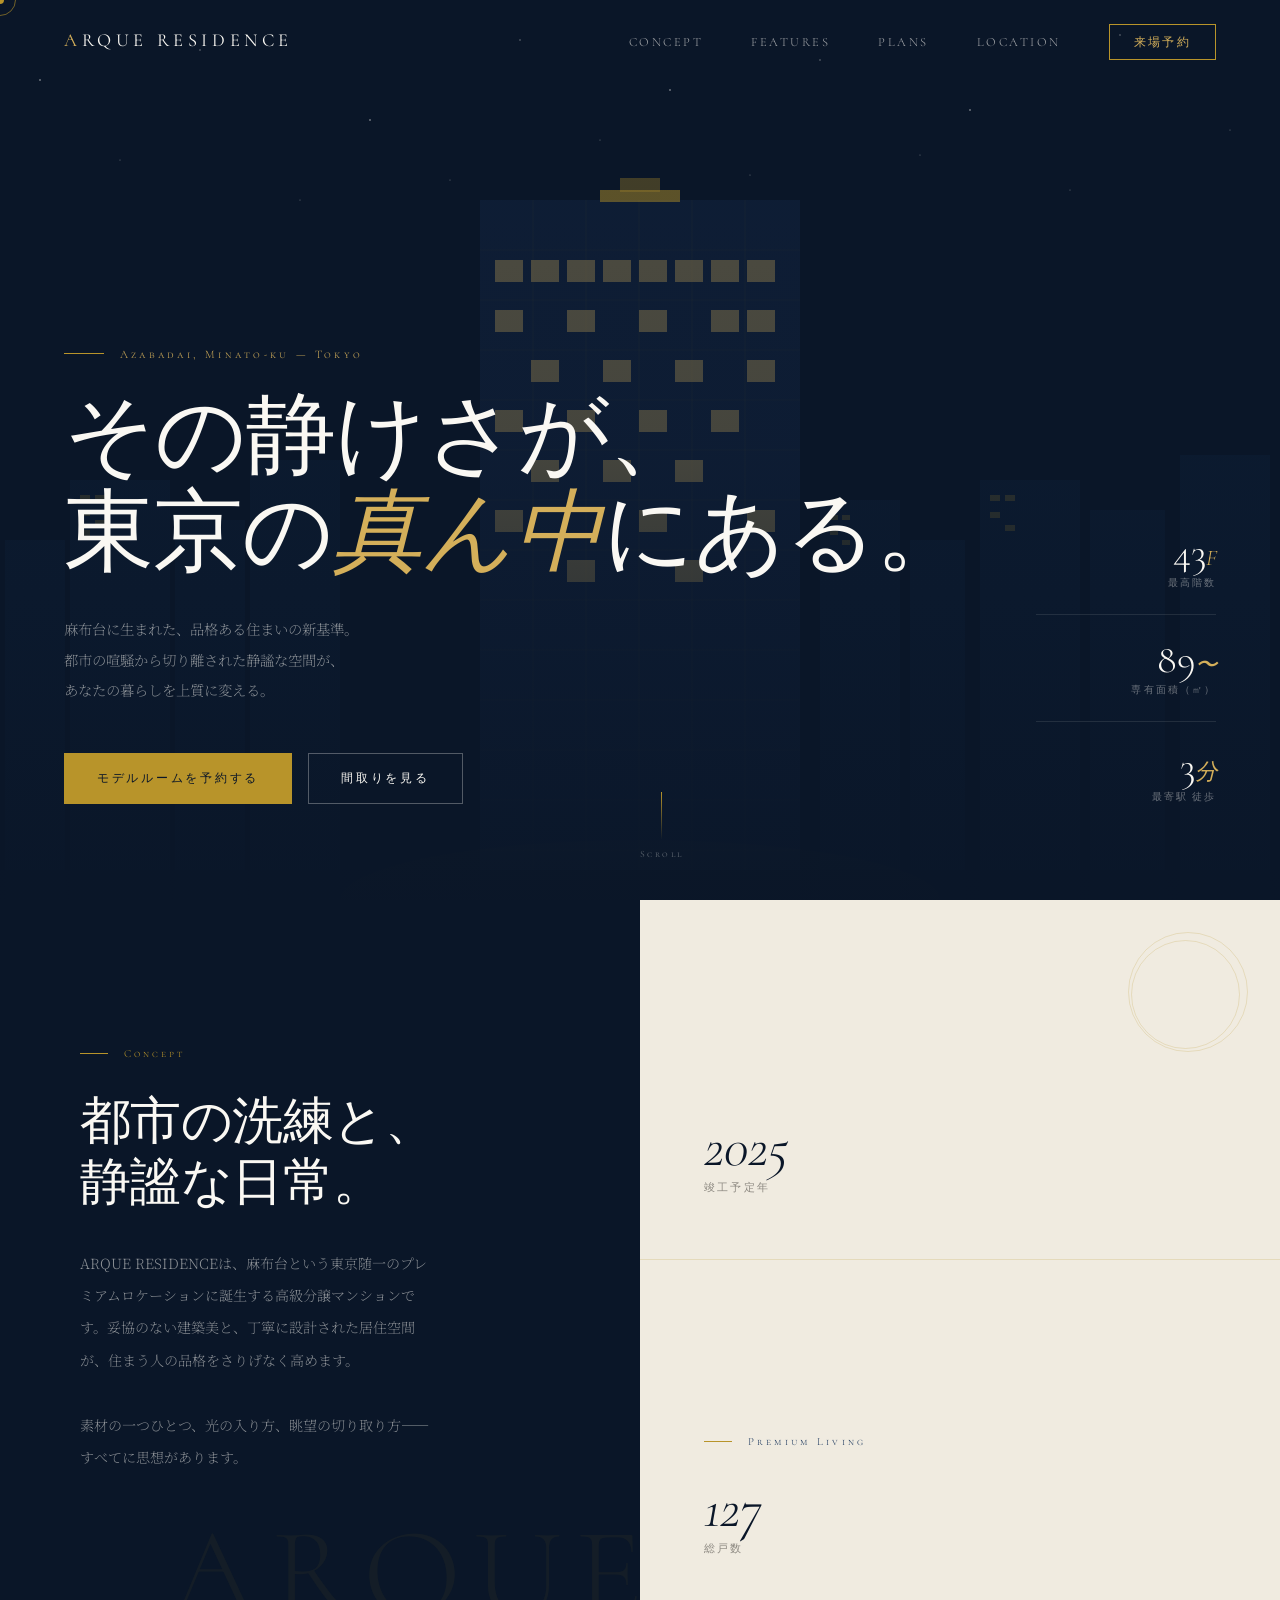
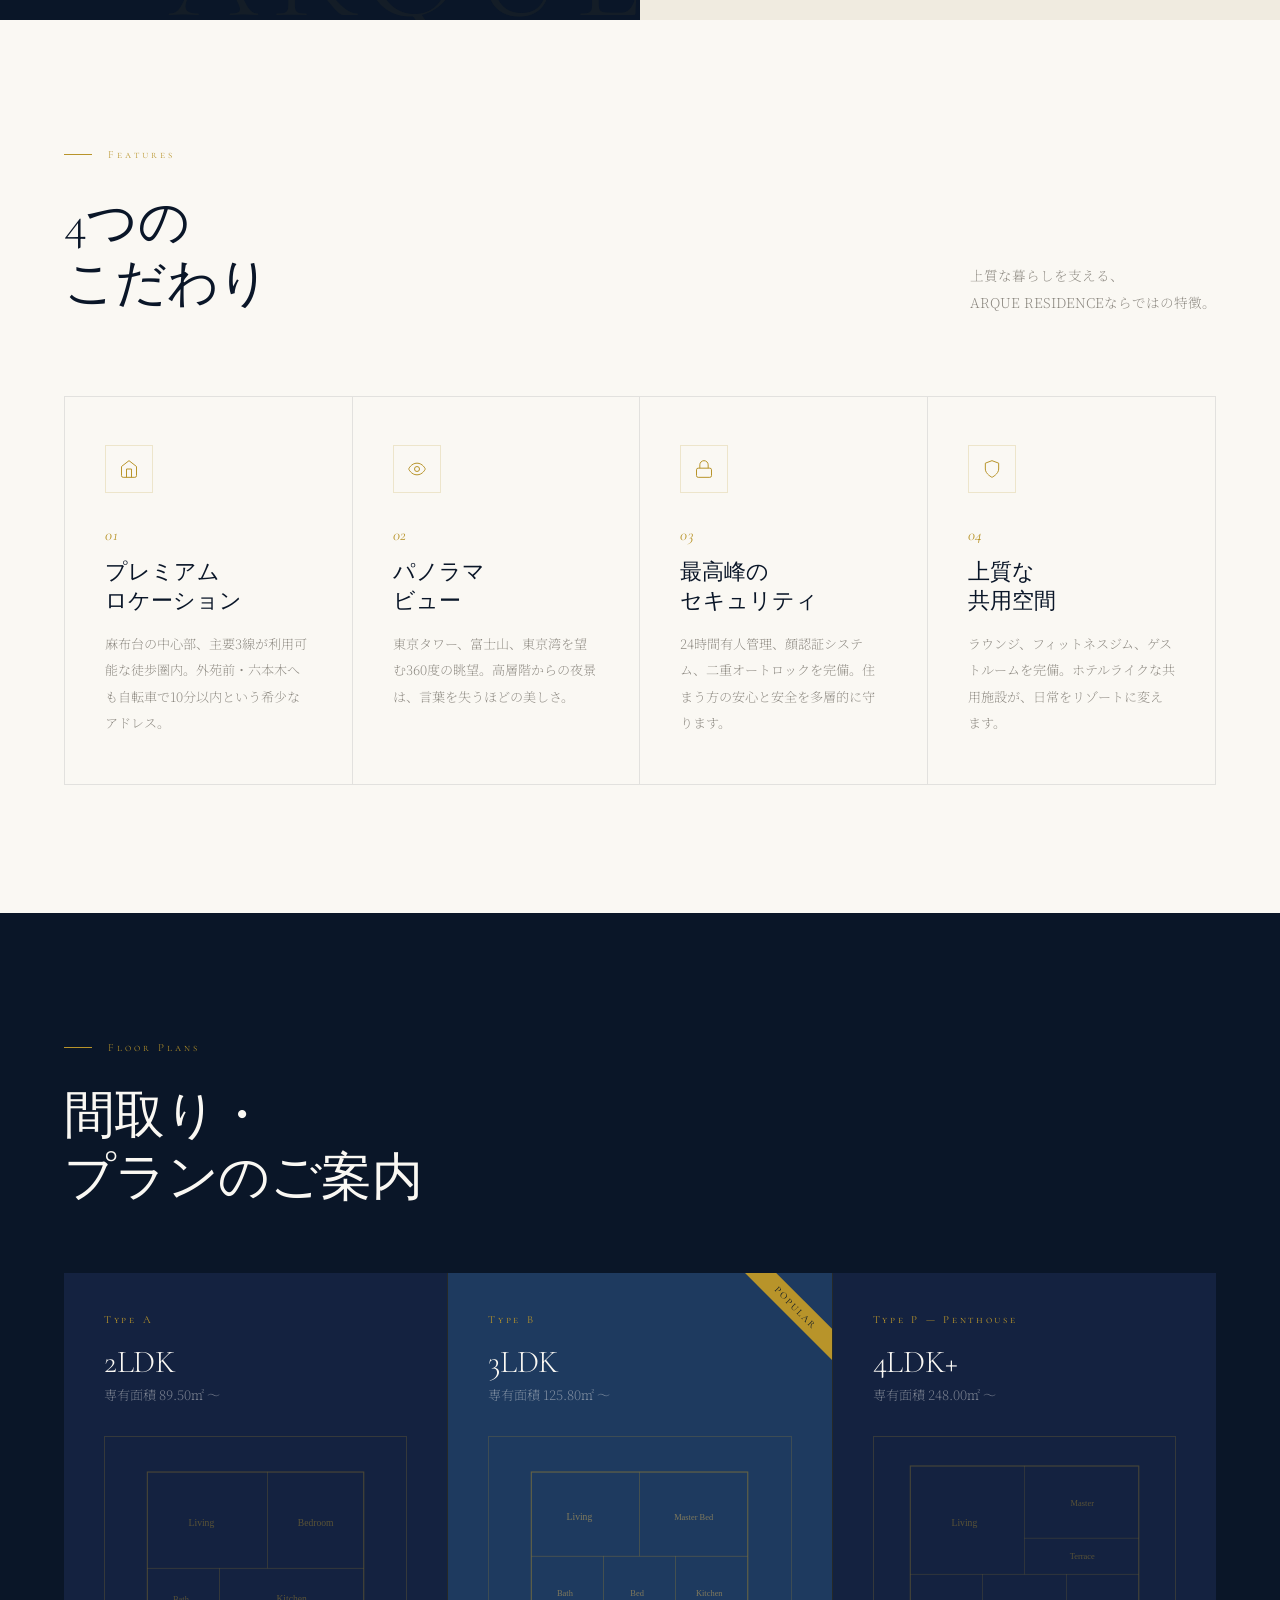
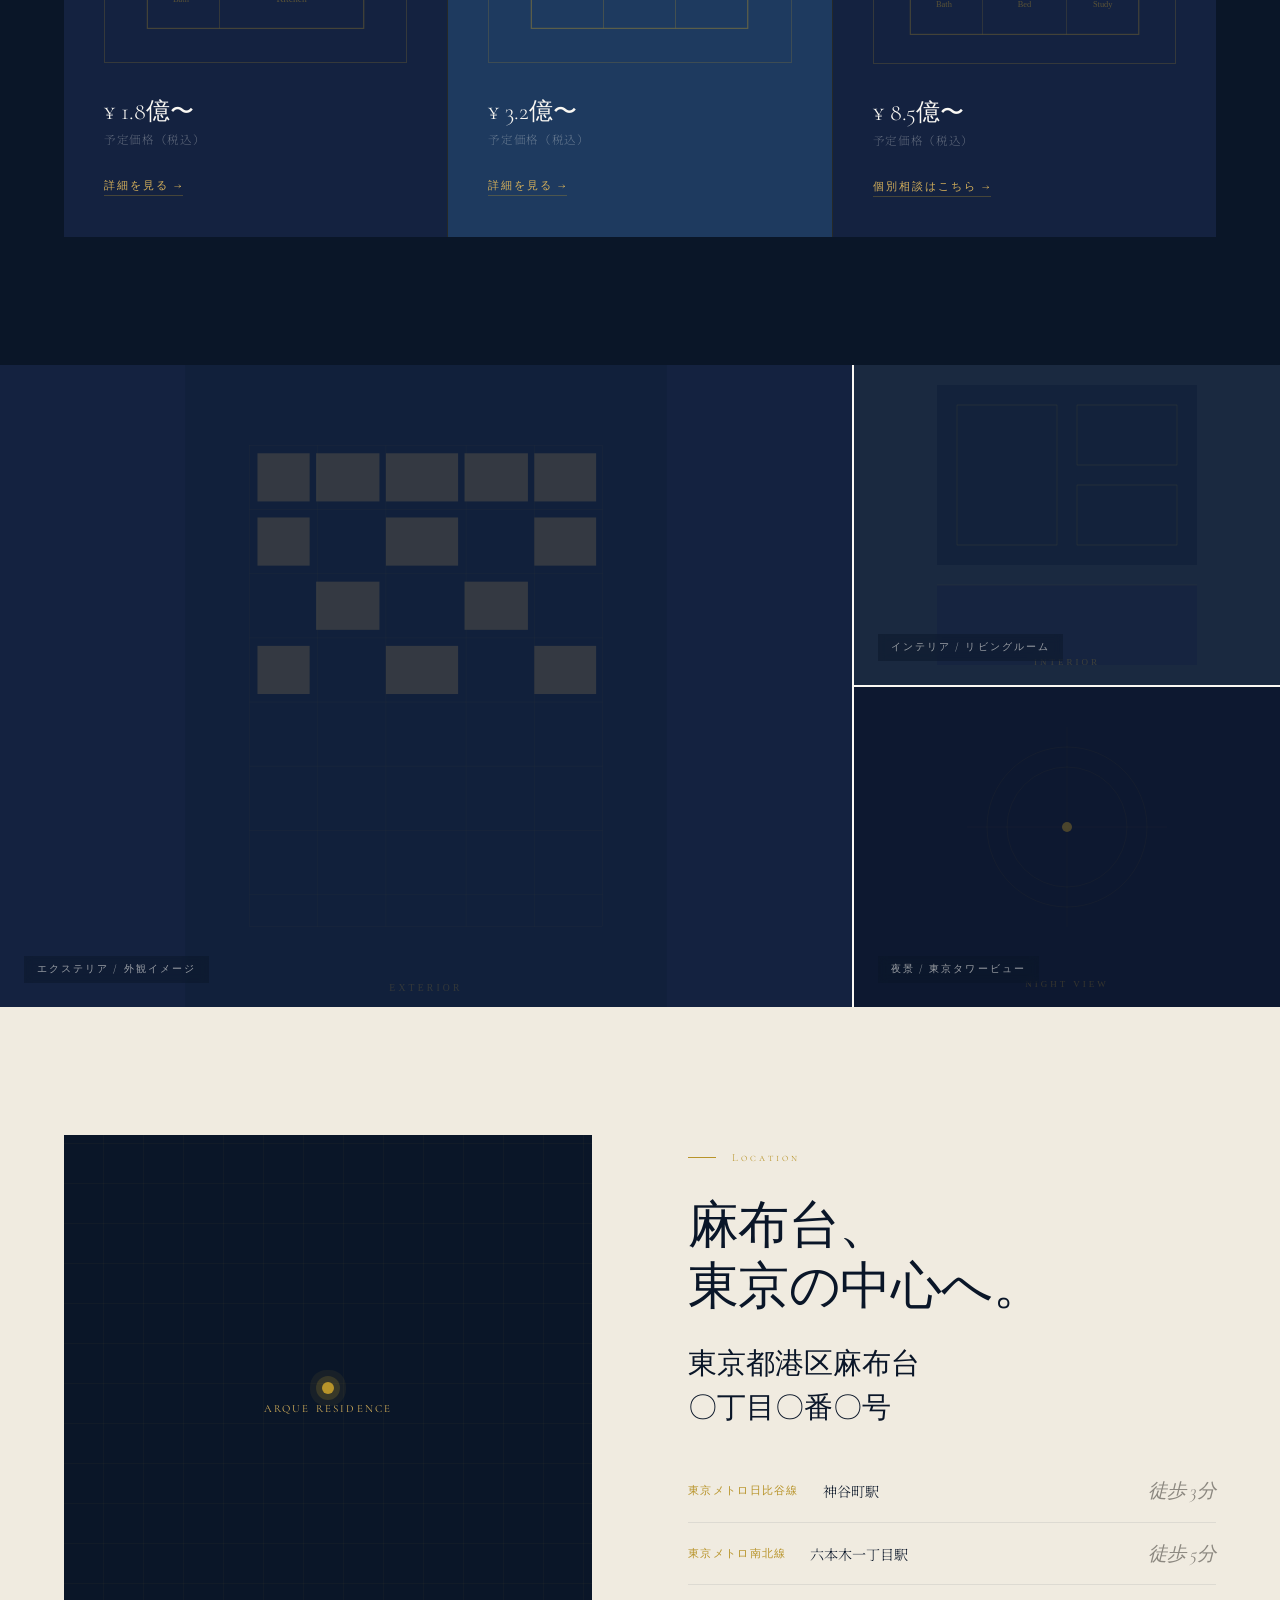
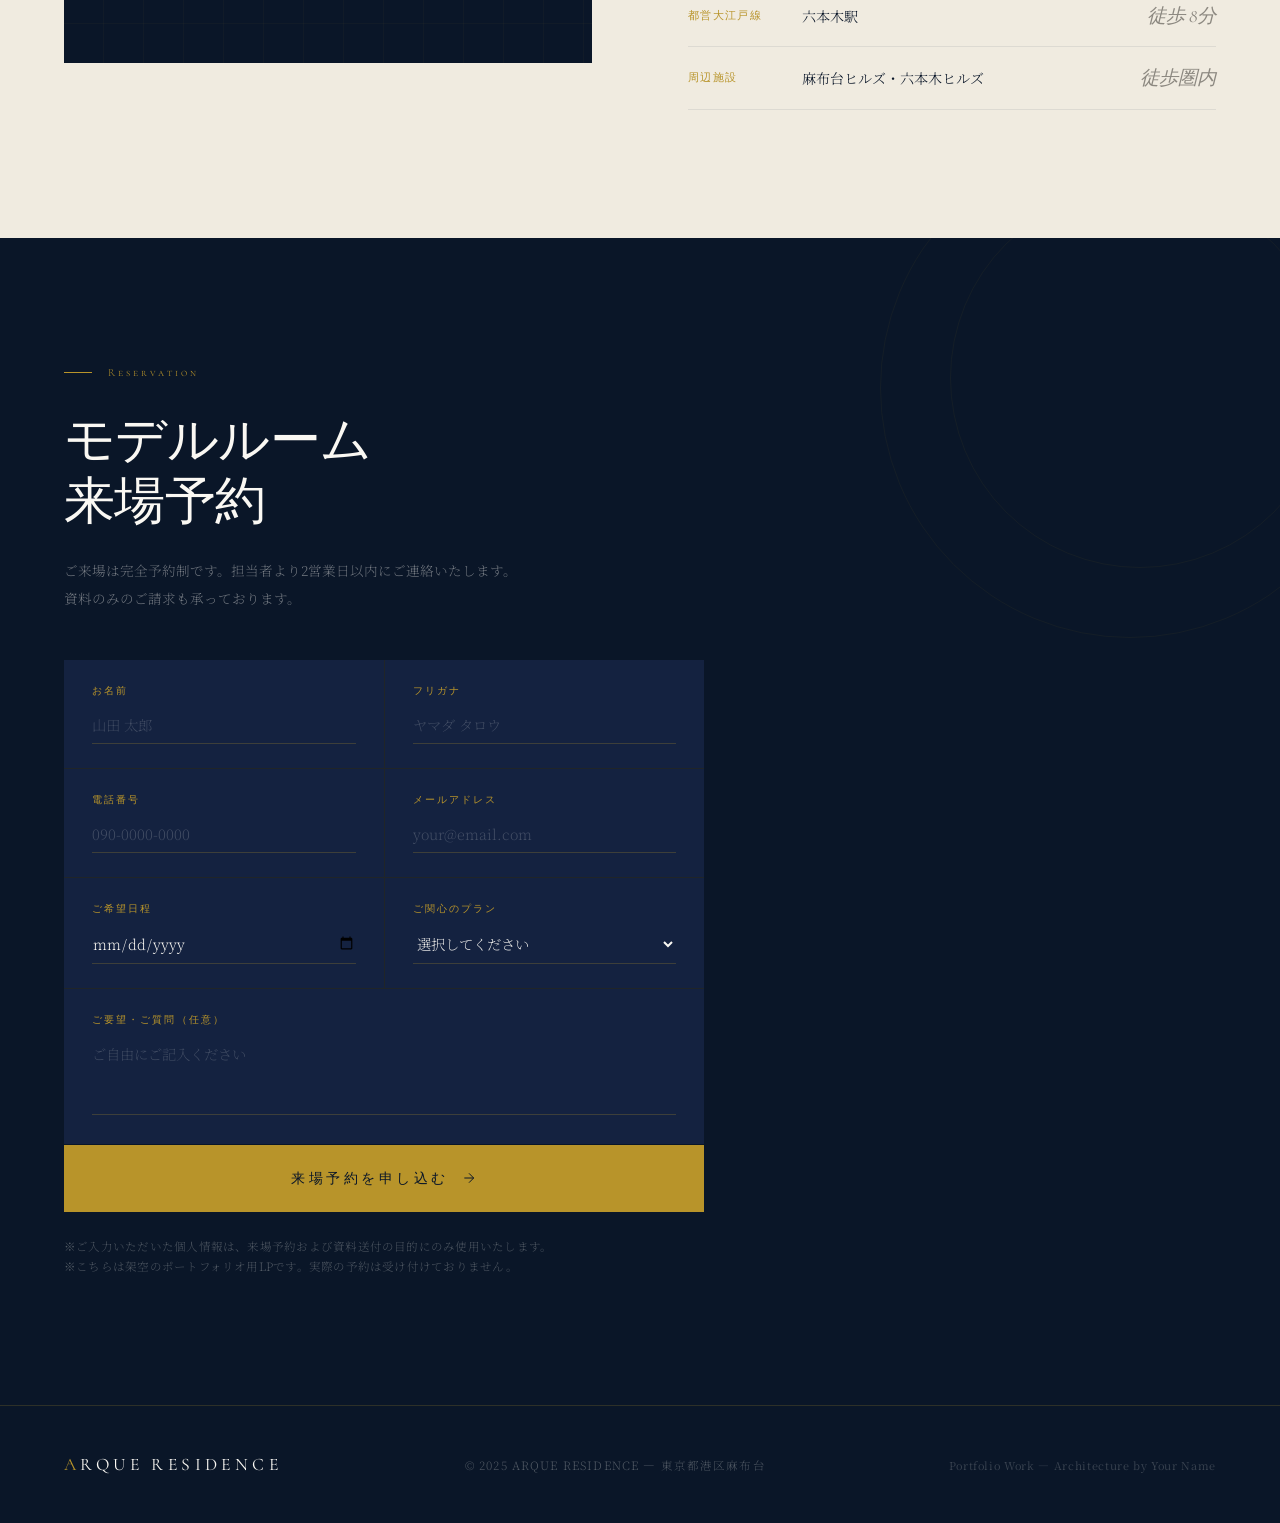
<file: works/arque-residence/index.html>
<!DOCTYPE html>
<html lang="ja">
<head>
<meta charset="UTF-8">
<meta name="viewport" content="width=device-width, initial-scale=1.0">
<title>ARQUE RESIDENCE — 麻布台</title>
<link rel="preconnect" href="https://fonts.googleapis.com">
<link rel="preconnect" href="https://fonts.gstatic.com" crossorigin>
<link href="https://fonts.googleapis.com/css2?family=Cormorant+Garamond:ital,wght@0,300;0,400;0,500;1,300;1,400&family=Cormorant+SC:wght@300;400;500&family=Noto+Serif+JP:wght@200;300;400&display=swap" rel="stylesheet">
<style>
  :root {
    --navy:      #0A1628;
    --navy-mid:  #142240;
    --navy-soft: #1E3A5F;
    --gold:      #B8942A;
    --gold-l:    #D4AF5A;
    --gold-pale: #F5EDD6;
    --cream:     #FAF8F3;
    --cream-d:   #F0EBE0;
    --warm-gray: #8C8880;
    --line:      rgba(184,148,42,0.2);
    --line-light:rgba(250,248,243,0.1);
  }

  *, *::before, *::after { box-sizing: border-box; margin: 0; padding: 0; }
  html { scroll-behavior: smooth; }

  body {
    font-family: 'Noto Serif JP', serif;
    background: var(--cream);
    color: var(--navy);
    overflow-x: hidden;
    cursor: default;
  }

  /* ── CUSTOM CURSOR ── */
  body { cursor: none; }
  .cursor {
    position: fixed;
    width: 8px; height: 8px;
    background: var(--gold);
    border-radius: 50%;
    pointer-events: none;
    z-index: 9999;
    transform: translate(-50%, -50%);
    transition: width 0.2s, height 0.2s, background 0.2s;
  }
  .cursor-ring {
    position: fixed;
    width: 32px; height: 32px;
    border: 1px solid var(--gold);
    border-radius: 50%;
    pointer-events: none;
    z-index: 9998;
    transform: translate(-50%, -50%);
    transition: width 0.35s ease, height 0.35s ease, opacity 0.3s;
    opacity: 0.6;
  }
  body:hover .cursor { opacity: 1; }

  /* ── NAV ── */
  nav {
    position: fixed;
    top: 0; left: 0; right: 0;
    z-index: 500;
    display: flex;
    align-items: center;
    justify-content: space-between;
    padding: 1.75rem 4rem;
    transition: background 0.4s, padding 0.4s;
  }
  nav.scrolled {
    background: rgba(10,22,40,0.96);
    backdrop-filter: blur(20px);
    padding: 1.1rem 4rem;
    border-bottom: 1px solid var(--line);
  }

  .nav-logo {
    font-family: 'Cormorant SC', serif;
    font-size: 1.15rem;
    font-weight: 400;
    letter-spacing: 0.25em;
    color: var(--cream);
    text-decoration: none;
  }
  .nav-logo span { color: var(--gold-l); }

  .nav-links { display: flex; gap: 3rem; list-style: none; align-items: center; }
  .nav-links a {
    font-family: 'Cormorant SC', serif;
    font-size: 0.78rem;
    font-weight: 300;
    letter-spacing: 0.2em;
    color: rgba(250,248,243,0.65);
    text-decoration: none;
    text-transform: uppercase;
    transition: color 0.3s;
  }
  .nav-links a:hover { color: var(--gold-l); }

  .nav-cta {
    font-family: 'Cormorant SC', serif !important;
    font-size: 0.72rem !important;
    letter-spacing: 0.2em !important;
    color: var(--gold-l) !important;
    border: 1px solid var(--gold) !important;
    padding: 0.6rem 1.5rem !important;
    transition: background 0.3s, color 0.3s !important;
  }
  .nav-cta:hover { background: var(--gold) !important; color: var(--navy) !important; }

  /* ── HERO ── */
  .hero {
    position: relative;
    height: 100vh;
    min-height: 700px;
    display: flex;
    align-items: flex-end;
    overflow: hidden;
  }

  /* Dark architectural background */
  .hero-bg {
    position: absolute;
    inset: 0;
    background: var(--navy);
    z-index: 0;
  }

  /* Geometric line pattern */
  .hero-bg::before {
    content: '';
    position: absolute;
    inset: 0;
    background-image:
      repeating-linear-gradient(
        90deg,
        transparent 0px,
        transparent 119px,
        rgba(184,148,42,0.07) 120px
      ),
      repeating-linear-gradient(
        0deg,
        transparent 0px,
        transparent 119px,
        rgba(184,148,42,0.07) 120px
      );
  }

  /* Simulated city lights / building */
  .hero-building {
    position: absolute;
    bottom: 0;
    left: 50%;
    transform: translateX(-50%);
    width: 100%;
    height: 100%;
    z-index: 1;
  }

  .hero-content {
    position: relative;
    z-index: 3;
    width: 100%;
    padding: 0 4rem 6rem;
    display: grid;
    grid-template-columns: 1fr auto;
    align-items: flex-end;
    gap: 4rem;
  }

  .hero-eyebrow {
    font-family: 'Cormorant SC', serif;
    font-size: 0.72rem;
    font-weight: 300;
    letter-spacing: 0.28em;
    color: var(--gold-l);
    margin-bottom: 1.75rem;
    display: flex;
    align-items: center;
    gap: 1rem;
    opacity: 0;
    animation: fade-up 1s 0.3s ease both;
  }
  .hero-eyebrow::before {
    content: '';
    display: block;
    width: 40px;
    height: 1px;
    background: var(--gold);
  }

  .hero-title {
    font-family: 'Cormorant Garamond', serif;
    font-size: clamp(3.5rem, 7vw, 6.5rem);
    font-weight: 300;
    line-height: 1.08;
    color: var(--cream);
    letter-spacing: -0.01em;
    margin-bottom: 2rem;
    opacity: 0;
    animation: fade-up 1s 0.5s ease both;
  }
  .hero-title em {
    font-style: italic;
    color: var(--gold-l);
  }

  .hero-copy {
    font-size: 0.9rem;
    font-weight: 200;
    line-height: 2.1;
    color: rgba(250,248,243,0.55);
    max-width: 420px;
    margin-bottom: 3rem;
    opacity: 0;
    animation: fade-up 1s 0.7s ease both;
  }

  .hero-btns {
    display: flex;
    gap: 1rem;
    flex-wrap: wrap;
    opacity: 0;
    animation: fade-up 1s 0.9s ease both;
  }

  .btn-gold {
    display: inline-flex;
    align-items: center;
    gap: 10px;
    font-family: 'Cormorant SC', serif;
    font-size: 0.78rem;
    font-weight: 400;
    letter-spacing: 0.22em;
    color: var(--navy);
    background: var(--gold);
    padding: 1rem 2rem;
    text-decoration: none;
    border: 1px solid var(--gold);
    transition: background 0.3s, color 0.3s;
  }
  .btn-gold:hover { background: var(--gold-l); }

  .btn-outline {
    display: inline-flex;
    align-items: center;
    gap: 10px;
    font-family: 'Cormorant SC', serif;
    font-size: 0.78rem;
    font-weight: 400;
    letter-spacing: 0.22em;
    color: var(--cream);
    background: transparent;
    padding: 1rem 2rem;
    text-decoration: none;
    border: 1px solid rgba(250,248,243,0.3);
    transition: border-color 0.3s, color 0.3s;
  }
  .btn-outline:hover { border-color: var(--gold); color: var(--gold-l); }

  .hero-right {
    opacity: 0;
    animation: fade-up 1s 1.1s ease both;
    display: flex;
    flex-direction: column;
    gap: 1.5rem;
    min-width: 180px;
  }
  .hero-stat { text-align: right; }
  .hero-stat-num {
    font-family: 'Cormorant Garamond', serif;
    font-size: 2.5rem;
    font-weight: 300;
    color: var(--cream);
    line-height: 1;
    letter-spacing: -0.02em;
  }
  .hero-stat-num span { font-style: italic; color: var(--gold-l); font-size: 1.4rem; }
  .hero-stat-label {
    font-family: 'Cormorant SC', serif;
    font-size: 0.65rem;
    letter-spacing: 0.2em;
    color: rgba(250,248,243,0.4);
    margin-top: 4px;
  }
  .hero-stat-divider {
    width: 100%;
    height: 1px;
    background: var(--line-light);
  }

  /* scroll indicator */
  .scroll-indicator {
    position: absolute;
    bottom: 2.5rem;
    left: 50%;
    transform: translateX(-50%);
    z-index: 4;
    display: flex;
    flex-direction: column;
    align-items: center;
    gap: 8px;
    opacity: 0;
    animation: fade-up 1s 1.5s ease both;
  }
  .scroll-indicator span {
    font-family: 'Cormorant SC', serif;
    font-size: 0.6rem;
    letter-spacing: 0.25em;
    color: rgba(250,248,243,0.35);
  }
  .scroll-line {
    width: 1px;
    height: 48px;
    background: linear-gradient(to bottom, var(--gold), transparent);
    animation: scroll-pulse 2s ease-in-out infinite;
  }
  @keyframes scroll-pulse {
    0%, 100% { opacity: 0.3; transform: scaleY(1); }
    50% { opacity: 1; transform: scaleY(1.2); }
  }

  @keyframes fade-up {
    from { opacity: 0; transform: translateY(30px); }
    to   { opacity: 1; transform: translateY(0); }
  }

  /* ── CONCEPT ── */
  .concept-section {
    display: grid;
    grid-template-columns: 1fr 1fr;
    min-height: 80vh;
  }

  .concept-left {
    background: var(--navy);
    padding: 7rem 5rem;
    display: flex;
    flex-direction: column;
    justify-content: center;
    position: relative;
    overflow: hidden;
  }
  .concept-left::after {
    content: 'ARQUE';
    position: absolute;
    bottom: -2rem;
    right: -1rem;
    font-family: 'Cormorant SC', serif;
    font-size: 8rem;
    font-weight: 300;
    color: rgba(184,148,42,0.06);
    letter-spacing: 0.1em;
    pointer-events: none;
    white-space: nowrap;
  }

  .section-label {
    font-family: 'Cormorant SC', serif;
    font-size: 0.68rem;
    font-weight: 300;
    letter-spacing: 0.28em;
    color: var(--gold);
    margin-bottom: 2rem;
    display: flex;
    align-items: center;
    gap: 1rem;
  }
  .section-label::before {
    content: '';
    display: block;
    width: 28px;
    height: 1px;
    background: var(--gold);
  }

  .section-heading {
    font-family: 'Cormorant Garamond', serif;
    font-size: clamp(2.2rem, 4vw, 3.5rem);
    font-weight: 300;
    line-height: 1.2;
    letter-spacing: -0.01em;
  }

  .concept-left .section-heading { color: var(--cream); }
  .concept-text {
    font-size: 0.88rem;
    font-weight: 200;
    line-height: 2.3;
    color: rgba(250,248,243,0.55);
    margin-top: 2rem;
    max-width: 360px;
  }

  .concept-right {
    background: var(--cream-d);
    display: grid;
    grid-template-rows: 1fr 1fr;
  }
  .concept-right-top {
    padding: 4rem;
    border-bottom: 1px solid var(--line);
    display: flex;
    flex-direction: column;
    justify-content: flex-end;
    position: relative;
    overflow: hidden;
  }
  .concept-right-top::before {
    content: '';
    position: absolute;
    top: 2rem; right: 2rem;
    width: 120px; height: 120px;
    border: 1px solid var(--line);
    border-radius: 50%;
  }
  .concept-right-top::after {
    content: '';
    position: absolute;
    top: 2.5rem; right: 2.5rem;
    width: 109px; height: 109px;
    border: 1px solid var(--line);
    border-radius: 50%;
  }

  .concept-figure {
    font-family: 'Cormorant Garamond', serif;
    font-style: italic;
    font-size: 3.5rem;
    font-weight: 300;
    color: var(--navy);
    line-height: 1;
  }
  .concept-figure-label {
    font-family: 'Cormorant SC', serif;
    font-size: 0.68rem;
    letter-spacing: 0.2em;
    color: var(--warm-gray);
    margin-top: 6px;
  }

  .concept-right-bottom {
    padding: 4rem;
    display: flex;
    flex-direction: column;
    justify-content: flex-end;
  }

  /* ── FEATURES ── */
  .features-section {
    padding: 8rem 4rem;
    background: var(--cream);
  }

  .features-header {
    display: flex;
    justify-content: space-between;
    align-items: flex-end;
    margin-bottom: 5rem;
  }

  .features-grid {
    display: grid;
    grid-template-columns: repeat(4, 1fr);
    gap: 0;
    border: 1px solid rgba(10,22,40,0.1);
  }

  .feature-item {
    padding: 3rem 2.5rem;
    border-right: 1px solid rgba(10,22,40,0.1);
    position: relative;
    overflow: hidden;
    transition: background 0.4s;
  }
  .feature-item:last-child { border-right: none; }
  .feature-item:hover { background: var(--navy); }

  .feature-icon {
    width: 48px;
    height: 48px;
    border: 1px solid var(--line);
    display: flex;
    align-items: center;
    justify-content: center;
    margin-bottom: 2rem;
    transition: border-color 0.4s, background 0.4s;
  }
  .feature-item:hover .feature-icon {
    border-color: var(--gold);
    background: rgba(184,148,42,0.1);
  }

  .feature-icon svg {
    width: 20px; height: 20px;
    stroke: var(--gold);
    fill: none;
    stroke-width: 1.2;
  }

  .feature-num {
    font-family: 'Cormorant Garamond', serif;
    font-style: italic;
    font-size: 1rem;
    color: var(--gold);
    margin-bottom: 0.75rem;
    letter-spacing: 0.05em;
    transition: color 0.4s;
  }

  .feature-title {
    font-family: 'Cormorant Garamond', serif;
    font-size: 1.4rem;
    font-weight: 400;
    color: var(--navy);
    margin-bottom: 1rem;
    line-height: 1.3;
    transition: color 0.4s;
  }
  .feature-item:hover .feature-title { color: var(--cream); }

  .feature-desc {
    font-size: 0.82rem;
    font-weight: 200;
    line-height: 2;
    color: var(--warm-gray);
    transition: color 0.4s;
  }
  .feature-item:hover .feature-desc { color: rgba(250,248,243,0.55); }

  /* ── FLOOR PLANS ── */
  .plans-section {
    padding: 8rem 4rem;
    background: var(--navy);
  }

  .plans-section .section-label { color: var(--gold); }
  .plans-section .section-heading { color: var(--cream); }

  .plans-grid {
    display: grid;
    grid-template-columns: repeat(3, 1fr);
    gap: 1px;
    margin-top: 4rem;
    background: rgba(184,148,42,0.15);
  }

  .plan-card {
    background: var(--navy-mid);
    padding: 2.5rem;
    transition: background 0.3s;
    position: relative;
    overflow: hidden;
  }
  .plan-card:hover { background: var(--navy-soft); }
  .plan-card.featured { background: var(--navy-soft); }
  .plan-card.featured::before {
    content: 'POPULAR';
    position: absolute;
    top: 1.5rem; right: -2.5rem;
    font-family: 'Cormorant SC', serif;
    font-size: 0.6rem;
    letter-spacing: 0.2em;
    color: var(--navy);
    background: var(--gold);
    padding: 0.3rem 3rem;
    transform: rotate(45deg);
  }

  .plan-type {
    font-family: 'Cormorant SC', serif;
    font-size: 0.68rem;
    letter-spacing: 0.25em;
    color: var(--gold);
    margin-bottom: 1rem;
  }
  .plan-name {
    font-family: 'Cormorant Garamond', serif;
    font-size: 2rem;
    font-weight: 300;
    color: var(--cream);
    margin-bottom: 0.25rem;
    letter-spacing: -0.01em;
  }
  .plan-size {
    font-size: 0.82rem;
    font-weight: 200;
    color: rgba(250,248,243,0.45);
    margin-bottom: 2rem;
  }

  /* Floor plan visual placeholder */
  .plan-diagram {
    width: 100%;
    aspect-ratio: 4/3;
    border: 1px solid rgba(184,148,42,0.2);
    margin-bottom: 2rem;
    position: relative;
    overflow: hidden;
    display: flex;
    align-items: center;
    justify-content: center;
  }

  .plan-diagram svg { width: 80%; height: 80%; opacity: 0.6; }

  .plan-price {
    font-family: 'Cormorant Garamond', serif;
    font-size: 1.5rem;
    font-weight: 300;
    color: var(--cream);
    margin-bottom: 0.25rem;
  }
  .plan-price-label {
    font-size: 0.72rem;
    font-weight: 200;
    color: rgba(250,248,243,0.35);
    letter-spacing: 0.06em;
    margin-bottom: 1.5rem;
  }

  .plan-link {
    display: inline-flex;
    align-items: center;
    gap: 8px;
    font-family: 'Cormorant SC', serif;
    font-size: 0.7rem;
    letter-spacing: 0.18em;
    color: var(--gold-l);
    text-decoration: none;
    border-bottom: 1px solid rgba(184,148,42,0.3);
    padding-bottom: 2px;
    transition: border-color 0.3s;
  }
  .plan-link:hover { border-color: var(--gold); }

  /* ── GALLERY ── */
  .gallery-section {
    display: grid;
    grid-template-columns: 2fr 1fr;
    grid-template-rows: 320px 320px;
    gap: 2px;
  }

  .gallery-item {
    overflow: hidden;
    position: relative;
  }
  .gallery-item-large { grid-row: 1 / 3; }
  .gallery-item-bg {
    width: 100%;
    height: 100%;
    transition: transform 0.6s ease;
    display: flex;
    align-items: center;
    justify-content: center;
  }
  .gallery-item:hover .gallery-item-bg { transform: scale(1.04); }

  .gallery-label {
    position: absolute;
    bottom: 1.5rem;
    left: 1.5rem;
    font-family: 'Cormorant SC', serif;
    font-size: 0.65rem;
    letter-spacing: 0.2em;
    color: rgba(250,248,243,0.6);
    background: rgba(10,22,40,0.5);
    padding: 0.4rem 0.8rem;
    backdrop-filter: blur(4px);
  }

  /* ── LOCATION ── */
  .location-section {
    padding: 8rem 4rem;
    background: var(--cream-d);
    display: grid;
    grid-template-columns: 1fr 1fr;
    gap: 6rem;
    align-items: start;
  }

  .location-map {
    background: var(--navy);
    aspect-ratio: 1;
    position: relative;
    overflow: hidden;
    display: flex;
    align-items: center;
    justify-content: center;
  }

  .location-map::before {
    content: '';
    position: absolute;
    inset: 0;
    background-image:
      repeating-linear-gradient(0deg, transparent, transparent 39px, rgba(184,148,42,0.08) 40px),
      repeating-linear-gradient(90deg, transparent, transparent 39px, rgba(184,148,42,0.08) 40px);
  }

  .map-pin {
    position: relative;
    z-index: 1;
    display: flex;
    flex-direction: column;
    align-items: center;
    gap: 8px;
  }
  .map-pin-dot {
    width: 12px; height: 12px;
    background: var(--gold);
    border-radius: 50%;
    box-shadow: 0 0 0 6px rgba(184,148,42,0.2), 0 0 0 12px rgba(184,148,42,0.08);
    animation: ping 2s ease-in-out infinite;
  }
  .map-pin-label {
    font-family: 'Cormorant SC', serif;
    font-size: 0.68rem;
    letter-spacing: 0.2em;
    color: var(--gold-l);
  }

  @keyframes ping {
    0%, 100% { box-shadow: 0 0 0 6px rgba(184,148,42,0.2), 0 0 0 12px rgba(184,148,42,0.08); }
    50% { box-shadow: 0 0 0 10px rgba(184,148,42,0.15), 0 0 0 22px rgba(184,148,42,0.04); }
  }

  .location-info { padding-top: 1rem; }
  .location-address {
    font-family: 'Cormorant Garamond', serif;
    font-size: 1.8rem;
    font-weight: 300;
    line-height: 1.5;
    color: var(--navy);
    margin: 1.5rem 0 2rem;
  }

  .access-list { list-style: none; display: flex; flex-direction: column; gap: 0; }
  .access-item {
    display: flex;
    align-items: center;
    gap: 1.5rem;
    padding: 1.1rem 0;
    border-bottom: 1px solid rgba(10,22,40,0.08);
  }
  .access-line {
    font-family: 'Cormorant SC', serif;
    font-size: 0.68rem;
    letter-spacing: 0.12em;
    color: var(--gold);
    min-width: 90px;
  }
  .access-detail { font-size: 0.88rem; font-weight: 300; color: var(--navy); }
  .access-time {
    margin-left: auto;
    font-family: 'Cormorant Garamond', serif;
    font-style: italic;
    font-size: 1.2rem;
    color: var(--warm-gray);
  }

  /* ── FORM ── */
  .form-section {
    padding: 8rem 4rem;
    background: var(--navy);
    position: relative;
    overflow: hidden;
  }
  .form-section::before {
    content: '';
    position: absolute;
    top: -100px; right: -100px;
    width: 500px; height: 500px;
    border: 1px solid rgba(184,148,42,0.06);
    border-radius: 50%;
  }
  .form-section::after {
    content: '';
    position: absolute;
    top: -50px; right: -50px;
    width: 380px; height: 380px;
    border: 1px solid rgba(184,148,42,0.06);
    border-radius: 50%;
  }

  .form-inner {
    max-width: 640px;
    position: relative;
    z-index: 1;
  }

  .form-section .section-label { color: var(--gold); }
  .form-section .section-heading { color: var(--cream); }

  .form-sub {
    font-size: 0.85rem;
    font-weight: 200;
    line-height: 2;
    color: rgba(250,248,243,0.45);
    margin: 1.5rem 0 3rem;
  }

  .form-grid {
    display: grid;
    grid-template-columns: 1fr 1fr;
    gap: 1px;
    background: rgba(184,148,42,0.12);
    margin-bottom: 1px;
  }
  .form-group {
    background: var(--navy-mid);
    padding: 1.5rem 1.75rem;
    position: relative;
  }
  .form-group.full { grid-column: 1 / -1; }

  .form-label {
    display: block;
    font-family: 'Cormorant SC', serif;
    font-size: 0.65rem;
    letter-spacing: 0.2em;
    color: var(--gold);
    margin-bottom: 0.5rem;
  }
  .form-input, .form-select, .form-textarea {
    width: 100%;
    background: transparent;
    border: none;
    border-bottom: 1px solid rgba(184,148,42,0.25);
    padding: 0.5rem 0;
    font-family: 'Noto Serif JP', serif;
    font-size: 0.9rem;
    font-weight: 200;
    color: var(--cream);
    outline: none;
    transition: border-color 0.3s;
    cursor: none;
  }
  .form-input:focus, .form-select:focus, .form-textarea:focus {
    border-color: var(--gold);
  }
  .form-input::placeholder, .form-textarea::placeholder {
    color: rgba(250,248,243,0.2);
  }
  .form-select option { background: var(--navy-mid); color: var(--cream); }
  .form-textarea { resize: none; height: 80px; }

  .form-submit {
    width: 100%;
    padding: 1.5rem 2rem;
    background: var(--gold);
    border: none;
    font-family: 'Cormorant SC', serif;
    font-size: 0.88rem;
    font-weight: 400;
    letter-spacing: 0.25em;
    color: var(--navy);
    cursor: none;
    transition: background 0.3s;
    margin-top: 1px;
    display: flex;
    align-items: center;
    justify-content: center;
    gap: 12px;
  }
  .form-submit:hover { background: var(--gold-l); }

  .form-note {
    font-size: 0.72rem;
    font-weight: 200;
    color: rgba(250,248,243,0.3);
    margin-top: 1.5rem;
    line-height: 1.8;
    letter-spacing: 0.02em;
  }

  /* ── FOOTER ── */
  footer {
    background: var(--navy);
    border-top: 1px solid var(--line);
    padding: 3rem 4rem;
    display: flex;
    align-items: center;
    justify-content: space-between;
  }
  .footer-logo {
    font-family: 'Cormorant SC', serif;
    font-size: 1.1rem;
    letter-spacing: 0.25em;
    color: var(--cream);
  }
  .footer-logo span { color: var(--gold); }
  .footer-copy {
    font-size: 0.72rem;
    font-weight: 200;
    letter-spacing: 0.1em;
    color: rgba(250,248,243,0.3);
  }
  .footer-note {
    font-size: 0.68rem;
    color: rgba(250,248,243,0.2);
    letter-spacing: 0.06em;
  }

  /* ── SCROLL REVEAL ── */
  .reveal {
    opacity: 0;
    transform: translateY(28px);
    transition: opacity 0.8s ease, transform 0.8s ease;
  }
  .reveal.visible { opacity: 1; transform: translateY(0); }

  /* ── RESPONSIVE ── */
  @media (max-width: 900px) {
    nav { padding: 1.25rem 2rem; }
    nav.scrolled { padding: 1rem 2rem; }
    .nav-links { display: none; }
    .hero-content { padding: 0 2rem 4rem; grid-template-columns: 1fr; }
    .hero-right { display: none; }
    .concept-section, .location-section { grid-template-columns: 1fr; }
    .concept-left { padding: 5rem 2rem; }
    .concept-right { grid-template-rows: auto auto; }
    .features-grid { grid-template-columns: 1fr 1fr; }
    .plans-grid { grid-template-columns: 1fr; }
    .gallery-section { grid-template-columns: 1fr; grid-template-rows: auto; }
    .gallery-item-large { grid-row: auto; }
    .features-section, .plans-section, .form-section { padding: 5rem 2rem; }
    .location-section { padding: 5rem 2rem; gap: 3rem; }
    footer { flex-direction: column; gap: 1rem; text-align: center; padding: 2rem; }
    body { cursor: auto; }
    .cursor, .cursor-ring { display: none; }
  }
</style>
</head>
<body>

<!-- CUSTOM CURSOR -->
<div class="cursor" id="cursor"></div>
<div class="cursor-ring" id="cursor-ring"></div>

<!-- NAV -->
<nav id="nav">
  <a class="nav-logo" href="#"><span>A</span>RQUE RESIDENCE</a>
  <ul class="nav-links">
    <li><a href="#concept">Concept</a></li>
    <li><a href="#features">Features</a></li>
    <li><a href="#plans">Plans</a></li>
    <li><a href="#location">Location</a></li>
    <li><a href="#reserve" class="nav-cta">来場予約</a></li>
  </ul>
</nav>

<!-- HERO -->
<section class="hero">
  <div class="hero-bg">
    <!-- Architectural SVG cityscape -->
    <svg viewBox="0 0 1440 900" preserveAspectRatio="xMidYMax slice"
      style="position:absolute;inset:0;width:100%;height:100%;"
      xmlns="http://www.w3.org/2000/svg">
      <!-- Sky gradient simulation -->
      <rect width="1440" height="900" fill="#0A1628"/>
      <!-- Stars -->
      <g fill="rgba(250,248,243,0.5)">
        <circle cx="120" cy="80"  r="1"/><circle cx="280" cy="50"  r="0.8"/>
        <circle cx="450" cy="120" r="1"/><circle cx="600" cy="40"  r="0.8"/>
        <circle cx="750" cy="90"  r="1"/><circle cx="900" cy="60"  r="0.8"/>
        <circle cx="1050" cy="110" r="1"/><circle cx="1200" cy="35" r="0.8"/>
        <circle cx="1380" cy="85" r="1"/><circle cx="200" cy="160" r="0.6"/>
        <circle cx="380" cy="200" r="0.6"/><circle cx="530" cy="180" r="0.6"/>
        <circle cx="680" cy="140" r="0.6"/><circle cx="830" cy="175" r="0.6"/>
        <circle cx="1000" cy="155" r="0.6"/><circle cx="1150" cy="190" r="0.6"/>
        <circle cx="1310" cy="130" r="0.6"/>
      </g>
      <!-- Background buildings (distant) -->
      <g fill="#0D1E35" opacity="0.8">
        <rect x="0"    y="500" width="80"  height="400"/>
        <rect x="85"   y="540" width="60"  height="360"/>
        <rect x="150"  y="480" width="100" height="420"/>
        <rect x="255"  y="520" width="70"  height="380"/>
        <rect x="330"  y="460" width="90"  height="440"/>
        <rect x="900"  y="500" width="80"  height="400"/>
        <rect x="990"  y="540" width="55"  height="360"/>
        <rect x="1060" y="480" width="100" height="420"/>
        <rect x="1170" y="510" width="75"  height="390"/>
        <rect x="1260" y="455" width="90"  height="445"/>
        <rect x="1360" y="490" width="80"  height="410"/>
      </g>
      <!-- Windows on distant buildings -->
      <g fill="rgba(184,148,42,0.25)">
        <rect x="10" y="510" width="8" height="5"/><rect x="22" y="510" width="8" height="5"/>
        <rect x="10" y="520" width="8" height="5"/><rect x="22" y="530" width="8" height="5"/>
        <rect x="10" y="545" width="8" height="5"/><rect x="22" y="545" width="8" height="5"/>
        <rect x="160" y="495" width="10" height="6"/><rect x="175" y="495" width="10" height="6"/>
        <rect x="160" y="510" width="10" height="6"/><rect x="175" y="520" width="10" height="6"/>
        <rect x="160" y="530" width="10" height="6"/>
        <rect x="910" y="515" width="8" height="5"/><rect x="922" y="515" width="8" height="5"/>
        <rect x="910" y="530" width="8" height="5"/><rect x="922" y="540" width="8" height="5"/>
        <rect x="1070" y="495" width="10" height="6"/><rect x="1085" y="495" width="10" height="6"/>
        <rect x="1070" y="512" width="10" height="6"/><rect x="1085" y="525" width="10" height="6"/>
      </g>
      <!-- Main tower (center) -->
      <rect x="560" y="200" width="320" height="700" fill="#0F1F38"/>
      <!-- Tower vertical lines -->
      <g stroke="rgba(184,148,42,0.12)" stroke-width="0.5">
        <line x1="613" y1="200" x2="613" y2="900"/>
        <line x1="666" y1="200" x2="666" y2="900"/>
        <line x1="719" y1="200" x2="719" y2="900"/>
        <line x1="772" y1="200" x2="772" y2="900"/>
        <line x1="825" y1="200" x2="825" y2="900"/>
      </g>
      <!-- Tower horizontal lines -->
      <g stroke="rgba(184,148,42,0.08)" stroke-width="0.5">
        <line x1="560" y1="250" x2="880" y2="250"/>
        <line x1="560" y1="300" x2="880" y2="300"/>
        <line x1="560" y1="350" x2="880" y2="350"/>
        <line x1="560" y1="400" x2="880" y2="400"/>
        <line x1="560" y1="450" x2="880" y2="450"/>
        <line x1="560" y1="500" x2="880" y2="500"/>
        <line x1="560" y1="550" x2="880" y2="550"/>
        <line x1="560" y1="600" x2="880" y2="600"/>
        <line x1="560" y1="650" x2="880" y2="650"/>
        <line x1="560" y1="700" x2="880" y2="700"/>
        <line x1="560" y1="750" x2="880" y2="750"/>
        <line x1="560" y1="800" x2="880" y2="800"/>
        <line x1="560" y1="850" x2="880" y2="850"/>
      </g>
      <!-- Tower windows -->
      <g fill="rgba(212,175,90,0.4)">
        <rect x="575" y="260" width="28" height="22"/><rect x="611" y="260" width="28" height="22"/>
        <rect x="647" y="260" width="28" height="22"/><rect x="683" y="260" width="28" height="22"/>
        <rect x="719" y="260" width="28" height="22"/><rect x="755" y="260" width="28" height="22"/>
        <rect x="791" y="260" width="28" height="22"/><rect x="827" y="260" width="28" height="22"/>

        <rect x="575" y="310" width="28" height="22"/><rect x="647" y="310" width="28" height="22"/>
        <rect x="719" y="310" width="28" height="22"/><rect x="791" y="310" width="28" height="22"/>
        <rect x="827" y="310" width="28" height="22"/>

        <rect x="611" y="360" width="28" height="22"/><rect x="683" y="360" width="28" height="22"/>
        <rect x="755" y="360" width="28" height="22"/><rect x="827" y="360" width="28" height="22"/>

        <rect x="575" y="410" width="28" height="22"/><rect x="647" y="410" width="28" height="22"/>
        <rect x="719" y="410" width="28" height="22"/><rect x="791" y="410" width="28" height="22"/>

        <rect x="611" y="460" width="28" height="22"/><rect x="683" y="460" width="28" height="22"/>
        <rect x="755" y="460" width="28" height="22"/>

        <rect x="575" y="510" width="28" height="22"/><rect x="719" y="510" width="28" height="22"/>
        <rect x="827" y="510" width="28" height="22"/>

        <rect x="647" y="560" width="28" height="22"/><rect x="755" y="560" width="28" height="22"/>
      </g>
      <!-- Tower top accent -->
      <rect x="680" y="190" width="80" height="12" fill="rgba(184,148,42,0.6)"/>
      <rect x="700" y="178" width="40" height="14" fill="rgba(184,148,42,0.4)"/>
      <!-- Ground level -->
      <rect x="0" y="870" width="1440" height="30" fill="#0A1628" opacity="0.9"/>
      <!-- Ambient glow under tower -->
      <ellipse cx="720" cy="900" rx="300" ry="60" fill="rgba(184,148,42,0.04)"/>
    </svg>
  </div>

  <!-- Dark overlay gradient -->
  <div style="position:absolute;inset:0;z-index:2;
    background:linear-gradient(to top, rgba(10,22,40,0.92) 0%, rgba(10,22,40,0.3) 50%, rgba(10,22,40,0.15) 100%);">
  </div>

  <div class="hero-content">
    <div>
      <p class="hero-eyebrow">Azabadai, Minato-ku — Tokyo</p>
      <h1 class="hero-title">
        その静けさが、<br>
        東京の<em>真ん中</em>にある。
      </h1>
      <p class="hero-copy">
        麻布台に生まれた、品格ある住まいの新基準。<br>
        都市の喧騒から切り離された静謐な空間が、<br>
        あなたの暮らしを上質に変える。
      </p>
      <div class="hero-btns">
        <a href="#reserve" class="btn-gold">モデルルームを予約する</a>
        <a href="#plans" class="btn-outline">間取りを見る</a>
      </div>
    </div>
    <div class="hero-right">
      <div class="hero-stat">
        <div class="hero-stat-num">43<span>F</span></div>
        <div class="hero-stat-label">最高階数</div>
      </div>
      <div class="hero-stat-divider"></div>
      <div class="hero-stat">
        <div class="hero-stat-num">89<span>〜</span></div>
        <div class="hero-stat-label">専有面積（㎡）</div>
      </div>
      <div class="hero-stat-divider"></div>
      <div class="hero-stat">
        <div class="hero-stat-num">3<span>分</span></div>
        <div class="hero-stat-label">最寄駅 徒歩</div>
      </div>
    </div>
  </div>

  <div class="scroll-indicator">
    <div class="scroll-line"></div>
    <span>Scroll</span>
  </div>
</section>

<!-- CONCEPT -->
<section id="concept" class="concept-section">
  <div class="concept-left reveal">
    <span class="section-label">Concept</span>
    <h2 class="section-heading">
      都市の洗練と、<br>
      静謐な日常。
    </h2>
    <p class="concept-text">
      ARQUE RESIDENCEは、麻布台という東京随一のプレミアムロケーションに誕生する高級分譲マンションです。妥協のない建築美と、丁寧に設計された居住空間が、住まう人の品格をさりげなく高めます。<br><br>
      素材の一つひとつ、光の入り方、眺望の切り取り方——すべてに思想があります。
    </p>
  </div>
  <div class="concept-right">
    <div class="concept-right-top reveal">
      <div class="concept-figure">2025</div>
      <div class="concept-figure-label">竣工予定年</div>
    </div>
    <div class="concept-right-bottom reveal">
      <span class="section-label" style="color:var(--navy-soft);">Premium Living</span>
      <div class="concept-figure" style="color:var(--navy);">127</div>
      <div class="concept-figure-label" style="color:var(--warm-gray);">総戸数</div>
    </div>
  </div>
</section>

<!-- FEATURES -->
<section id="features" class="features-section">
  <div class="features-header reveal">
    <div>
      <span class="section-label">Features</span>
      <h2 class="section-heading">4つの<br>こだわり</h2>
    </div>
    <p style="font-size:0.85rem;font-weight:200;line-height:2;color:var(--warm-gray);max-width:280px;">
      上質な暮らしを支える、<br>ARQUE RESIDENCEならではの特徴。
    </p>
  </div>

  <div class="features-grid reveal">
    <div class="feature-item">
      <div class="feature-icon">
        <svg viewBox="0 0 24 24"><path d="M3 9l9-7 9 7v11a2 2 0 0 1-2 2H5a2 2 0 0 1-2-2z"/><polyline points="9 22 9 12 15 12 15 22"/></svg>
      </div>
      <div class="feature-num">01</div>
      <div class="feature-title">プレミアム<br>ロケーション</div>
      <div class="feature-desc">麻布台の中心部、主要3線が利用可能な徒歩圏内。外苑前・六本木へも自転車で10分以内という希少なアドレス。</div>
    </div>
    <div class="feature-item">
      <div class="feature-icon">
        <svg viewBox="0 0 24 24"><path d="M2 12s3-7 10-7 10 7 10 7-3 7-10 7-10-7-10-7z"/><circle cx="12" cy="12" r="3"/></svg>
      </div>
      <div class="feature-num">02</div>
      <div class="feature-title">パノラマ<br>ビュー</div>
      <div class="feature-desc">東京タワー、富士山、東京湾を望む360度の眺望。高層階からの夜景は、言葉を失うほどの美しさ。</div>
    </div>
    <div class="feature-item">
      <div class="feature-icon">
        <svg viewBox="0 0 24 24"><rect x="3" y="11" width="18" height="11" rx="2" ry="2"/><path d="M7 11V7a5 5 0 0 1 10 0v4"/></svg>
      </div>
      <div class="feature-num">03</div>
      <div class="feature-title">最高峰の<br>セキュリティ</div>
      <div class="feature-desc">24時間有人管理、顔認証システム、二重オートロックを完備。住まう方の安心と安全を多層的に守ります。</div>
    </div>
    <div class="feature-item">
      <div class="feature-icon">
        <svg viewBox="0 0 24 24"><path d="M12 22s8-4 8-10V5l-8-3-8 3v7c0 6 8 10 8 10z"/></svg>
      </div>
      <div class="feature-num">04</div>
      <div class="feature-title">上質な<br>共用空間</div>
      <div class="feature-desc">ラウンジ、フィットネスジム、ゲストルームを完備。ホテルライクな共用施設が、日常をリゾートに変えます。</div>
    </div>
  </div>
</section>

<!-- PLANS -->
<section id="plans" class="plans-section">
  <div class="reveal" style="margin-bottom:0;">
    <span class="section-label">Floor Plans</span>
    <h2 class="section-heading" style="color:var(--cream);">間取り・<br>プランのご案内</h2>
  </div>
  <div class="plans-grid reveal">

    <div class="plan-card">
      <div class="plan-type">Type A</div>
      <div class="plan-name">2LDK</div>
      <div class="plan-size">専有面積 89.50㎡ 〜</div>
      <div class="plan-diagram">
        <svg viewBox="0 0 200 150" xmlns="http://www.w3.org/2000/svg">
          <rect x="10" y="10" width="180" height="130" fill="none" stroke="rgba(184,148,42,0.4)" stroke-width="1"/>
          <rect x="10" y="10" width="100" height="80" fill="none" stroke="rgba(184,148,42,0.3)" stroke-width="0.5"/>
          <rect x="110" y="10" width="80" height="80" fill="none" stroke="rgba(184,148,42,0.3)" stroke-width="0.5"/>
          <rect x="10" y="90" width="60" height="50" fill="none" stroke="rgba(184,148,42,0.3)" stroke-width="0.5"/>
          <rect x="70" y="90" width="120" height="50" fill="none" stroke="rgba(184,148,42,0.3)" stroke-width="0.5"/>
          <text x="55" y="55" text-anchor="middle" fill="rgba(184,148,42,0.7)" font-size="8" font-family="serif">Living</text>
          <text x="150" y="55" text-anchor="middle" fill="rgba(184,148,42,0.7)" font-size="8" font-family="serif">Bedroom</text>
          <text x="38" y="118" text-anchor="middle" fill="rgba(184,148,42,0.7)" font-size="7" font-family="serif">Bath</text>
          <text x="130" y="118" text-anchor="middle" fill="rgba(184,148,42,0.7)" font-size="8" font-family="serif">Kitchen</text>
        </svg>
      </div>
      <div class="plan-price">¥ 1.8億〜</div>
      <div class="plan-price-label">予定価格（税込）</div>
      <a href="#reserve" class="plan-link">詳細を見る →</a>
    </div>

    <div class="plan-card featured">
      <div class="plan-type">Type B</div>
      <div class="plan-name">3LDK</div>
      <div class="plan-size">専有面積 125.80㎡ 〜</div>
      <div class="plan-diagram">
        <svg viewBox="0 0 200 150" xmlns="http://www.w3.org/2000/svg">
          <rect x="10" y="10" width="180" height="130" fill="none" stroke="rgba(184,148,42,0.6)" stroke-width="1"/>
          <rect x="10" y="10" width="90" height="70" fill="none" stroke="rgba(184,148,42,0.4)" stroke-width="0.5"/>
          <rect x="100" y="10" width="90" height="70" fill="none" stroke="rgba(184,148,42,0.4)" stroke-width="0.5"/>
          <rect x="10" y="80" width="60" height="60" fill="none" stroke="rgba(184,148,42,0.4)" stroke-width="0.5"/>
          <rect x="70" y="80" width="60" height="60" fill="none" stroke="rgba(184,148,42,0.4)" stroke-width="0.5"/>
          <rect x="130" y="80" width="60" height="60" fill="none" stroke="rgba(184,148,42,0.4)" stroke-width="0.5"/>
          <text x="50" y="50" text-anchor="middle" fill="rgba(212,175,90,0.9)" font-size="8" font-family="serif">Living</text>
          <text x="145" y="50" text-anchor="middle" fill="rgba(212,175,90,0.9)" font-size="7" font-family="serif">Master Bed</text>
          <text x="38" y="113" text-anchor="middle" fill="rgba(212,175,90,0.9)" font-size="7" font-family="serif">Bath</text>
          <text x="98" y="113" text-anchor="middle" fill="rgba(212,175,90,0.9)" font-size="7" font-family="serif">Bed</text>
          <text x="158" y="113" text-anchor="middle" fill="rgba(212,175,90,0.9)" font-size="7" font-family="serif">Kitchen</text>
        </svg>
      </div>
      <div class="plan-price">¥ 3.2億〜</div>
      <div class="plan-price-label">予定価格（税込）</div>
      <a href="#reserve" class="plan-link">詳細を見る →</a>
    </div>

    <div class="plan-card">
      <div class="plan-type">Type P — Penthouse</div>
      <div class="plan-name">4LDK+</div>
      <div class="plan-size">専有面積 248.00㎡ 〜</div>
      <div class="plan-diagram">
        <svg viewBox="0 0 200 150" xmlns="http://www.w3.org/2000/svg">
          <rect x="5" y="5" width="190" height="140" fill="none" stroke="rgba(184,148,42,0.4)" stroke-width="1"/>
          <rect x="5" y="5" width="95" height="90" fill="none" stroke="rgba(184,148,42,0.25)" stroke-width="0.5"/>
          <rect x="100" y="5" width="95" height="60" fill="none" stroke="rgba(184,148,42,0.25)" stroke-width="0.5"/>
          <rect x="100" y="65" width="95" height="30" fill="none" stroke="rgba(184,148,42,0.25)" stroke-width="0.5"/>
          <rect x="5"   y="95" width="60" height="50" fill="none" stroke="rgba(184,148,42,0.25)" stroke-width="0.5"/>
          <rect x="65"  y="95" width="70" height="50" fill="none" stroke="rgba(184,148,42,0.25)" stroke-width="0.5"/>
          <rect x="135" y="95" width="60" height="50" fill="none" stroke="rgba(184,148,42,0.25)" stroke-width="0.5"/>
          <text x="50"  y="55" text-anchor="middle" fill="rgba(184,148,42,0.7)" font-size="8" font-family="serif">Living</text>
          <text x="148" y="38" text-anchor="middle" fill="rgba(184,148,42,0.7)" font-size="7" font-family="serif">Master</text>
          <text x="148" y="82" text-anchor="middle" fill="rgba(184,148,42,0.7)" font-size="7" font-family="serif">Terrace</text>
          <text x="33"  y="122" text-anchor="middle" fill="rgba(184,148,42,0.7)" font-size="7" font-family="serif">Bath</text>
          <text x="100" y="122" text-anchor="middle" fill="rgba(184,148,42,0.7)" font-size="7" font-family="serif">Bed</text>
          <text x="165" y="122" text-anchor="middle" fill="rgba(184,148,42,0.7)" font-size="7" font-family="serif">Study</text>
        </svg>
      </div>
      <div class="plan-price">¥ 8.5億〜</div>
      <div class="plan-price-label">予定価格（税込）</div>
      <a href="#reserve" class="plan-link">個別相談はこちら →</a>
    </div>

  </div>
</section>

<!-- GALLERY -->
<section class="gallery-section">
  <div class="gallery-item gallery-item-large">
    <div class="gallery-item-bg" style="background:var(--navy-mid);">
      <svg viewBox="0 0 600 800" style="width:100%;height:100%;opacity:0.5;" xmlns="http://www.w3.org/2000/svg">
        <rect width="600" height="800" fill="#0F1F38"/>
        <g fill="none" stroke="rgba(184,148,42,0.15)" stroke-width="0.5">
          <rect x="80" y="100" width="440" height="600"/>
          <line x1="80" y1="180" x2="520" y2="180"/><line x1="80" y1="260" x2="520" y2="260"/>
          <line x1="80" y1="340" x2="520" y2="340"/><line x1="80" y1="420" x2="520" y2="420"/>
          <line x1="80" y1="500" x2="520" y2="500"/><line x1="80" y1="580" x2="520" y2="580"/>
          <line x1="80" y1="660" x2="520" y2="660"/>
          <line x1="165" y1="100" x2="165" y2="700"/><line x1="250" y1="100" x2="250" y2="700"/>
          <line x1="350" y1="100" x2="350" y2="700"/><line x1="435" y1="100" x2="435" y2="700"/>
        </g>
        <g fill="rgba(212,175,90,0.35)">
          <rect x="90" y="110" width="65" height="60"/><rect x="163" y="110" width="79" height="60"/>
          <rect x="250" y="110" width="90" height="60"/><rect x="348" y="110" width="79" height="60"/>
          <rect x="435" y="110" width="77" height="60"/>
          <rect x="90" y="190" width="65" height="60"/><rect x="250" y="190" width="90" height="60"/>
          <rect x="435" y="190" width="77" height="60"/>
          <rect x="163" y="270" width="79" height="60"/><rect x="348" y="270" width="79" height="60"/>
          <rect x="90" y="350" width="65" height="60"/><rect x="250" y="350" width="90" height="60"/>
          <rect x="435" y="350" width="77" height="60"/>
        </g>
        <text x="300" y="780" text-anchor="middle" fill="rgba(184,148,42,0.4)" font-size="12" font-family="serif" letter-spacing="4">EXTERIOR</text>
      </svg>
    </div>
    <div class="gallery-label">エクステリア / 外観イメージ</div>
  </div>
  <div class="gallery-item">
    <div class="gallery-item-bg" style="background:#1A2940;">
      <svg viewBox="0 0 300 320" style="width:100%;height:100%;opacity:0.6;" xmlns="http://www.w3.org/2000/svg">
        <rect width="300" height="320" fill="#1A2940"/>
        <rect x="20" y="20" width="260" height="180" fill="#0F1F38"/>
        <rect x="40" y="40" width="100" height="140" fill="none" stroke="rgba(184,148,42,0.3)" stroke-width="0.5"/>
        <rect x="160" y="40" width="100" height="60" fill="none" stroke="rgba(184,148,42,0.3)" stroke-width="0.5"/>
        <rect x="160" y="120" width="100" height="60" fill="none" stroke="rgba(184,148,42,0.3)" stroke-width="0.5"/>
        <rect x="20" y="220" width="260" height="80" fill="#142240"/>
        <line x1="20" y1="220" x2="280" y2="220" stroke="rgba(184,148,42,0.2)" stroke-width="0.5"/>
        <text x="150" y="300" text-anchor="middle" fill="rgba(184,148,42,0.4)" font-size="9" font-family="serif" letter-spacing="3">INTERIOR</text>
      </svg>
    </div>
    <div class="gallery-label">インテリア / リビングルーム</div>
  </div>
  <div class="gallery-item">
    <div class="gallery-item-bg" style="background:#0D1830;">
      <svg viewBox="0 0 300 320" style="width:100%;height:100%;opacity:0.6;" xmlns="http://www.w3.org/2000/svg">
        <rect width="300" height="320" fill="#0D1830"/>
        <g fill="rgba(212,175,90,0.2)">
          <circle cx="150" cy="140" r="80" fill="none" stroke="rgba(184,148,42,0.15)" stroke-width="0.5"/>
          <circle cx="150" cy="140" r="60" fill="none" stroke="rgba(184,148,42,0.15)" stroke-width="0.5"/>
          <circle cx="150" cy="140" r="5" fill="rgba(184,148,42,0.6)"/>
          <line x1="50" y1="140" x2="250" y2="140" stroke="rgba(184,148,42,0.1)" stroke-width="0.5"/>
          <line x1="150" y1="40"  x2="150" y2="240" stroke="rgba(184,148,42,0.1)" stroke-width="0.5"/>
        </g>
        <text x="150" y="300" text-anchor="middle" fill="rgba(184,148,42,0.4)" font-size="9" font-family="serif" letter-spacing="3">NIGHT VIEW</text>
      </svg>
    </div>
    <div class="gallery-label">夜景 / 東京タワービュー</div>
  </div>
</section>

<!-- LOCATION -->
<section id="location" class="location-section">
  <div class="reveal">
    <div class="location-map">
      <div class="map-pin">
        <div class="map-pin-dot"></div>
        <div class="map-pin-label">ARQUE RESIDENCE</div>
      </div>
    </div>
  </div>
  <div class="location-info reveal">
    <span class="section-label">Location</span>
    <h2 class="section-heading">麻布台、<br>東京の中心へ。</h2>
    <div class="location-address">
      東京都港区麻布台<br>
      〇丁目〇番〇号
    </div>
    <ul class="access-list">
      <li class="access-item">
        <span class="access-line">東京メトロ日比谷線</span>
        <span class="access-detail">神谷町駅</span>
        <span class="access-time">徒歩 3分</span>
      </li>
      <li class="access-item">
        <span class="access-line">東京メトロ南北線</span>
        <span class="access-detail">六本木一丁目駅</span>
        <span class="access-time">徒歩 5分</span>
      </li>
      <li class="access-item">
        <span class="access-line">都営大江戸線</span>
        <span class="access-detail">六本木駅</span>
        <span class="access-time">徒歩 8分</span>
      </li>
      <li class="access-item">
        <span class="access-line">周辺施設</span>
        <span class="access-detail">麻布台ヒルズ・六本木ヒルズ</span>
        <span class="access-time">徒歩圏内</span>
      </li>
    </ul>
  </div>
</section>

<!-- FORM -->
<section id="reserve" class="form-section">
  <div class="form-inner">
    <div class="reveal">
      <span class="section-label">Reservation</span>
      <h2 class="section-heading" style="color:var(--cream);">モデルルーム<br>来場予約</h2>
      <p class="form-sub">
        ご来場は完全予約制です。担当者より2営業日以内にご連絡いたします。<br>
        資料のみのご請求も承っております。
      </p>
    </div>
    <form class="reveal" onsubmit="return false;">
      <div class="form-grid">
        <div class="form-group">
          <label class="form-label">お名前</label>
          <input type="text" class="form-input" placeholder="山田 太郎">
        </div>
        <div class="form-group">
          <label class="form-label">フリガナ</label>
          <input type="text" class="form-input" placeholder="ヤマダ タロウ">
        </div>
        <div class="form-group">
          <label class="form-label">電話番号</label>
          <input type="tel" class="form-input" placeholder="090-0000-0000">
        </div>
        <div class="form-group">
          <label class="form-label">メールアドレス</label>
          <input type="email" class="form-input" placeholder="your@email.com">
        </div>
        <div class="form-group">
          <label class="form-label">ご希望日程</label>
          <input type="date" class="form-input">
        </div>
        <div class="form-group">
          <label class="form-label">ご関心のプラン</label>
          <select class="form-select">
            <option value="">選択してください</option>
            <option>Type A — 2LDK</option>
            <option>Type B — 3LDK</option>
            <option>Type P — Penthouse</option>
            <option>まだ決まっていない</option>
          </select>
        </div>
        <div class="form-group full">
          <label class="form-label">ご要望・ご質問（任意）</label>
          <textarea class="form-textarea" placeholder="ご自由にご記入ください"></textarea>
        </div>
      </div>
      <button type="submit" class="form-submit">
        来場予約を申し込む
        <svg width="16" height="16" viewBox="0 0 24 24" fill="none" stroke="currentColor" stroke-width="1.5">
          <line x1="5" y1="12" x2="19" y2="12"/><polyline points="12 5 19 12 12 19"/>
        </svg>
      </button>
      <p class="form-note">
        ※ご入力いただいた個人情報は、来場予約および資料送付の目的にのみ使用いたします。<br>
        ※こちらは架空のポートフォリオ用LPです。実際の予約は受け付けておりません。
      </p>
    </form>
  </div>
</section>

<!-- FOOTER -->
<footer>
  <div class="footer-logo"><span>A</span>RQUE RESIDENCE</div>
  <div class="footer-copy">© 2025 ARQUE RESIDENCE — 東京都港区麻布台</div>
  <div class="footer-note">Portfolio Work — Architecture by Your Name</div>
</footer>

<script>
  // Custom cursor
  const cursor = document.getElementById('cursor');
  const ring   = document.getElementById('cursor-ring');
  let rx = 0, ry = 0, cx = 0, cy = 0;

  document.addEventListener('mousemove', e => {
    cx = e.clientX; cy = e.clientY;
    cursor.style.left = cx + 'px';
    cursor.style.top  = cy + 'px';
  });

  function animRing() {
    rx += (cx - rx) * 0.12;
    ry += (cy - ry) * 0.12;
    ring.style.left = rx + 'px';
    ring.style.top  = ry + 'px';
    requestAnimationFrame(animRing);
  }
  animRing();

  document.querySelectorAll('a, button, input, select, textarea').forEach(el => {
    el.addEventListener('mouseenter', () => {
      cursor.style.width = '14px';
      cursor.style.height = '14px';
      ring.style.width = '48px';
      ring.style.height = '48px';
    });
    el.addEventListener('mouseleave', () => {
      cursor.style.width = '8px';
      cursor.style.height = '8px';
      ring.style.width = '32px';
      ring.style.height = '32px';
    });
  });

  // Nav scroll
  const nav = document.getElementById('nav');
  window.addEventListener('scroll', () => {
    nav.classList.toggle('scrolled', window.scrollY > 60);
  });

  // Scroll reveal
  const observer = new IntersectionObserver(entries => {
    entries.forEach(e => {
      if (e.isIntersecting) {
        e.target.classList.add('visible');
        observer.unobserve(e.target);
      }
    });
  }, { threshold: 0.08 });

  document.querySelectorAll('.reveal').forEach((el, i) => {
    el.style.transitionDelay = (i % 4 * 0.12) + 's';
    observer.observe(el);
  });
</script>
</body>
</html>
</file>
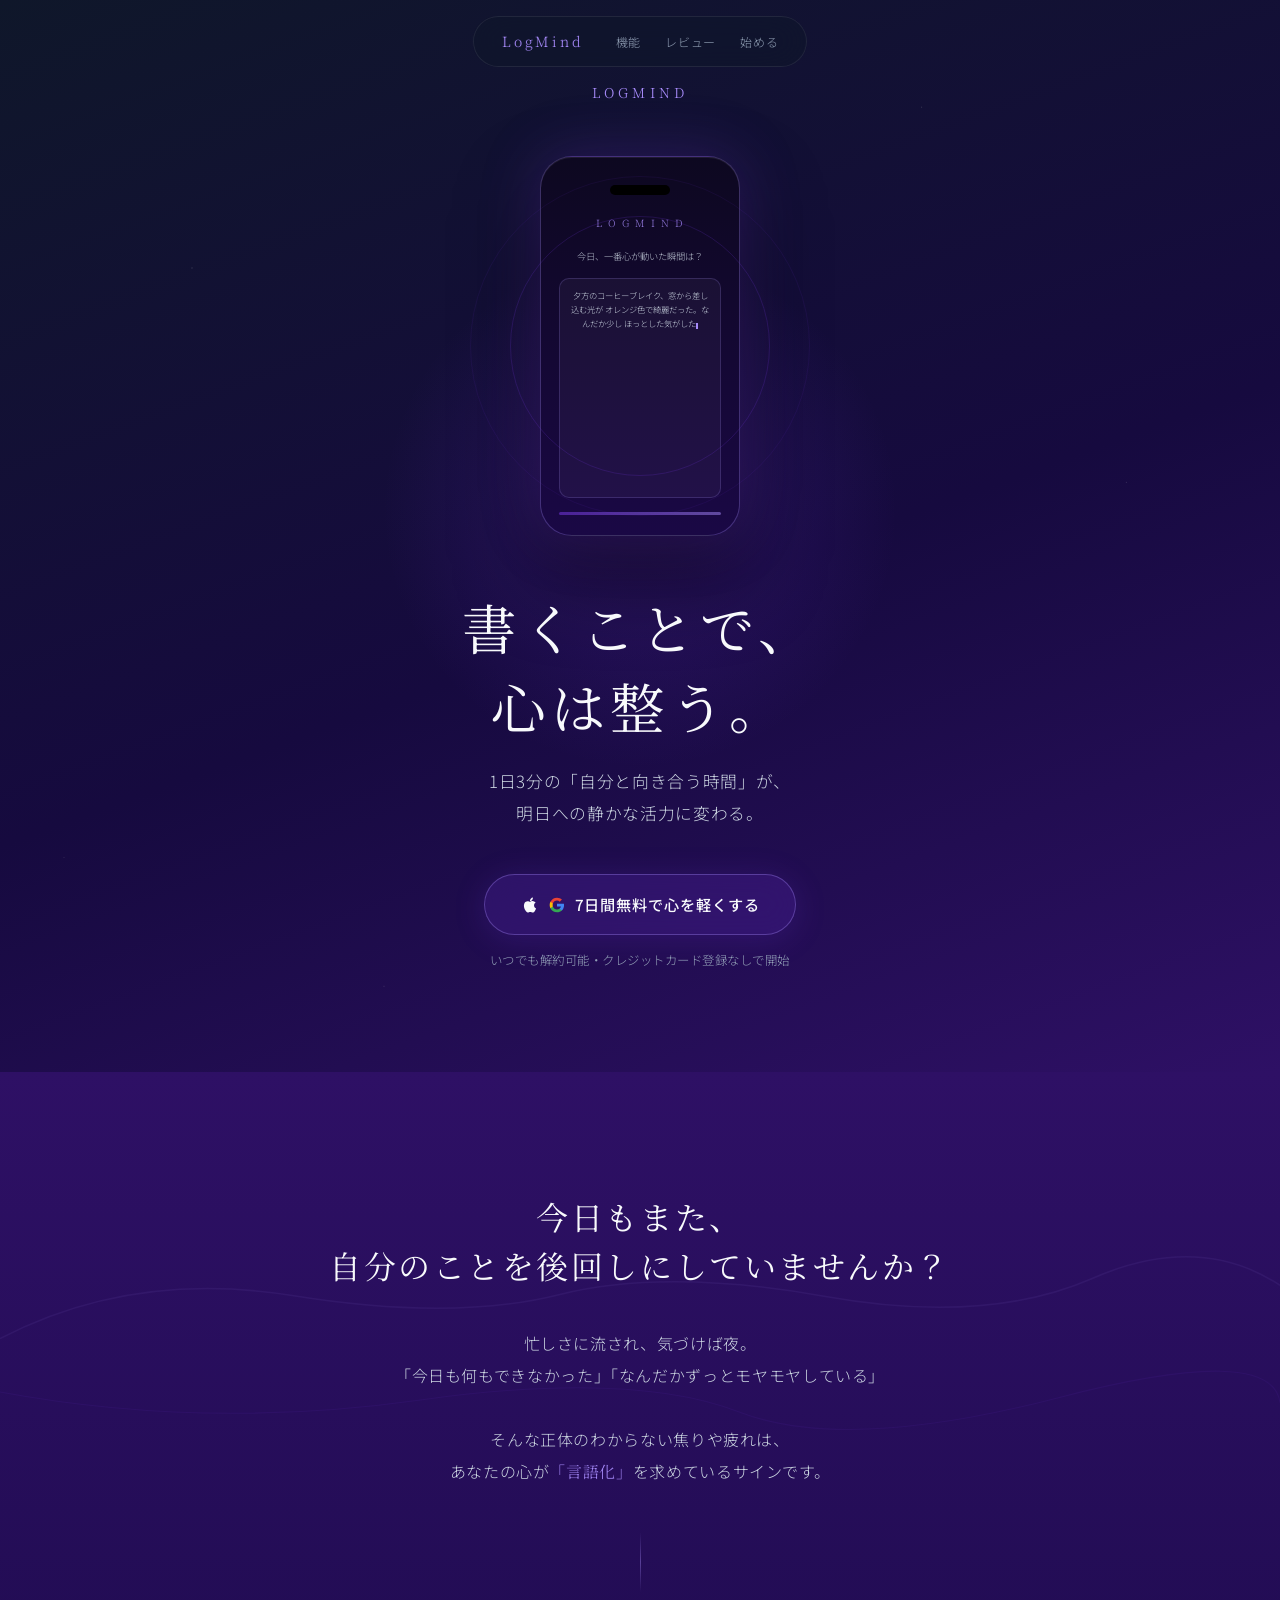
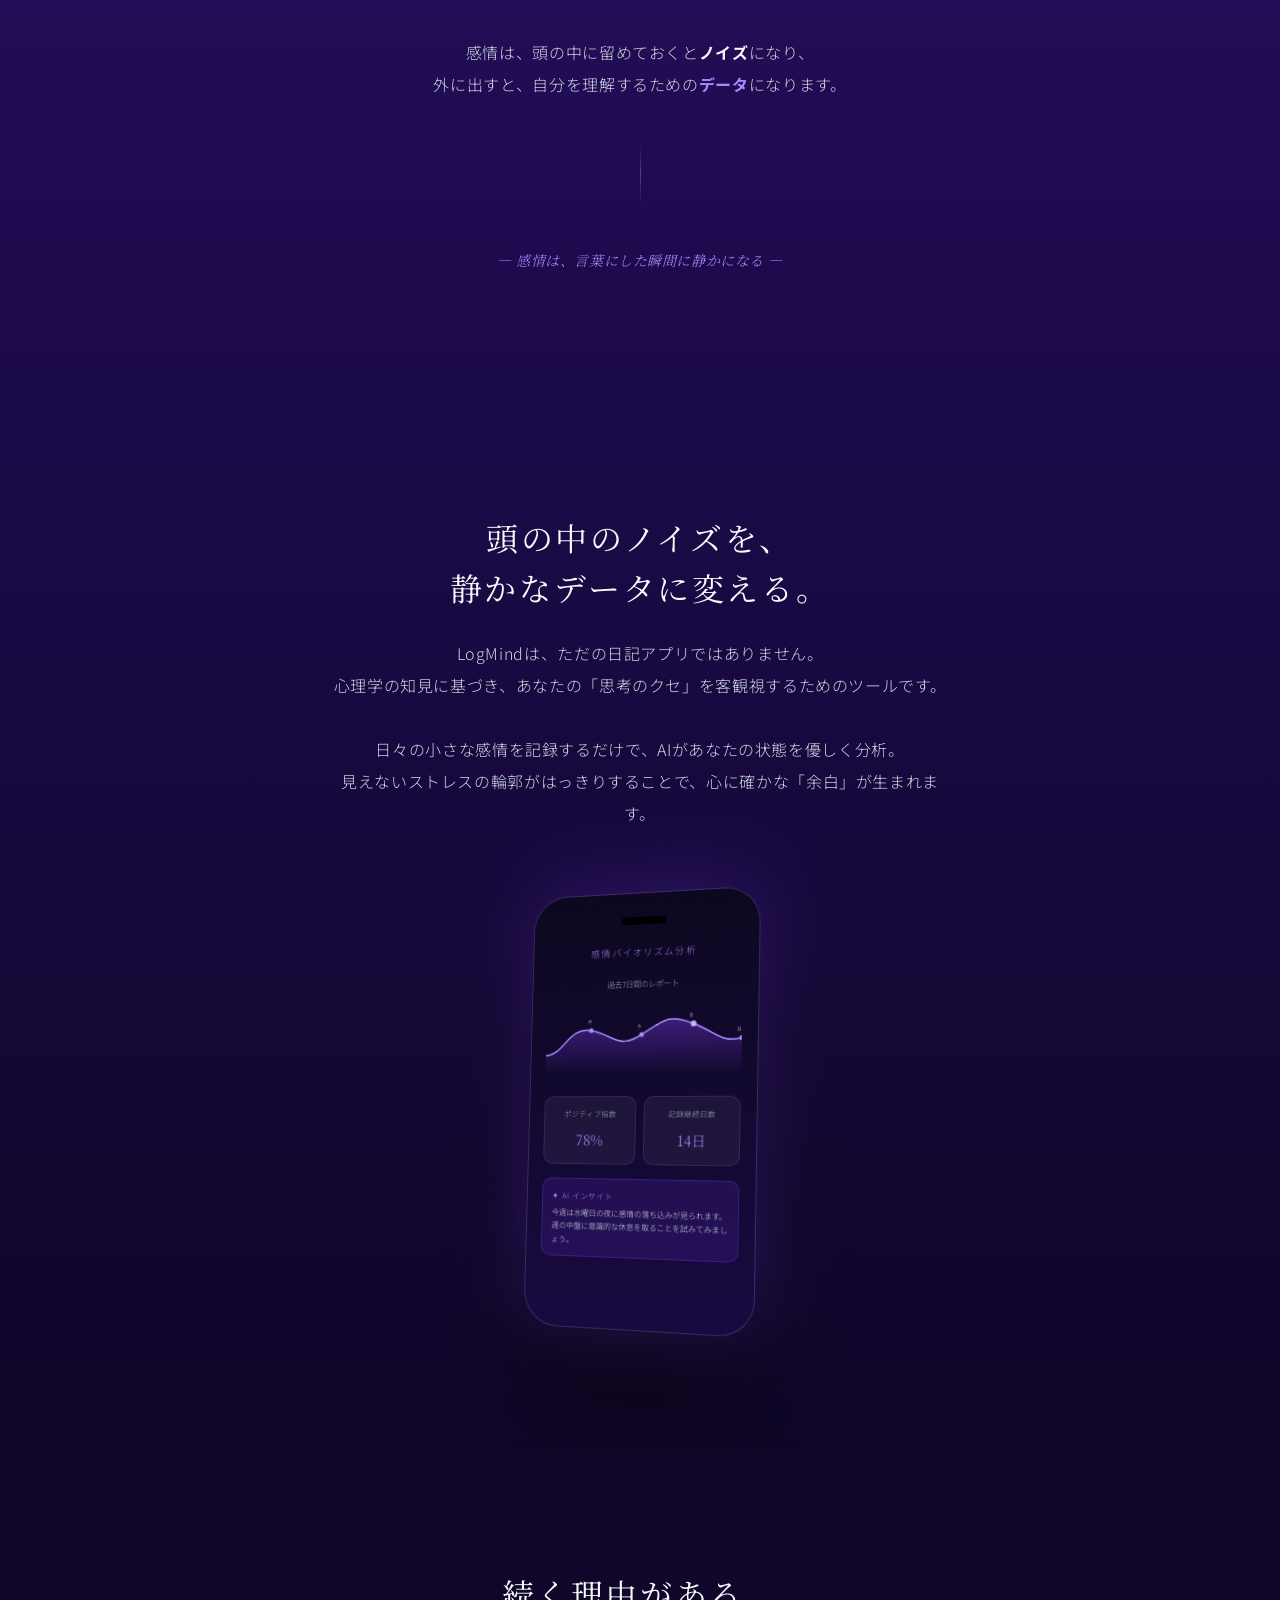
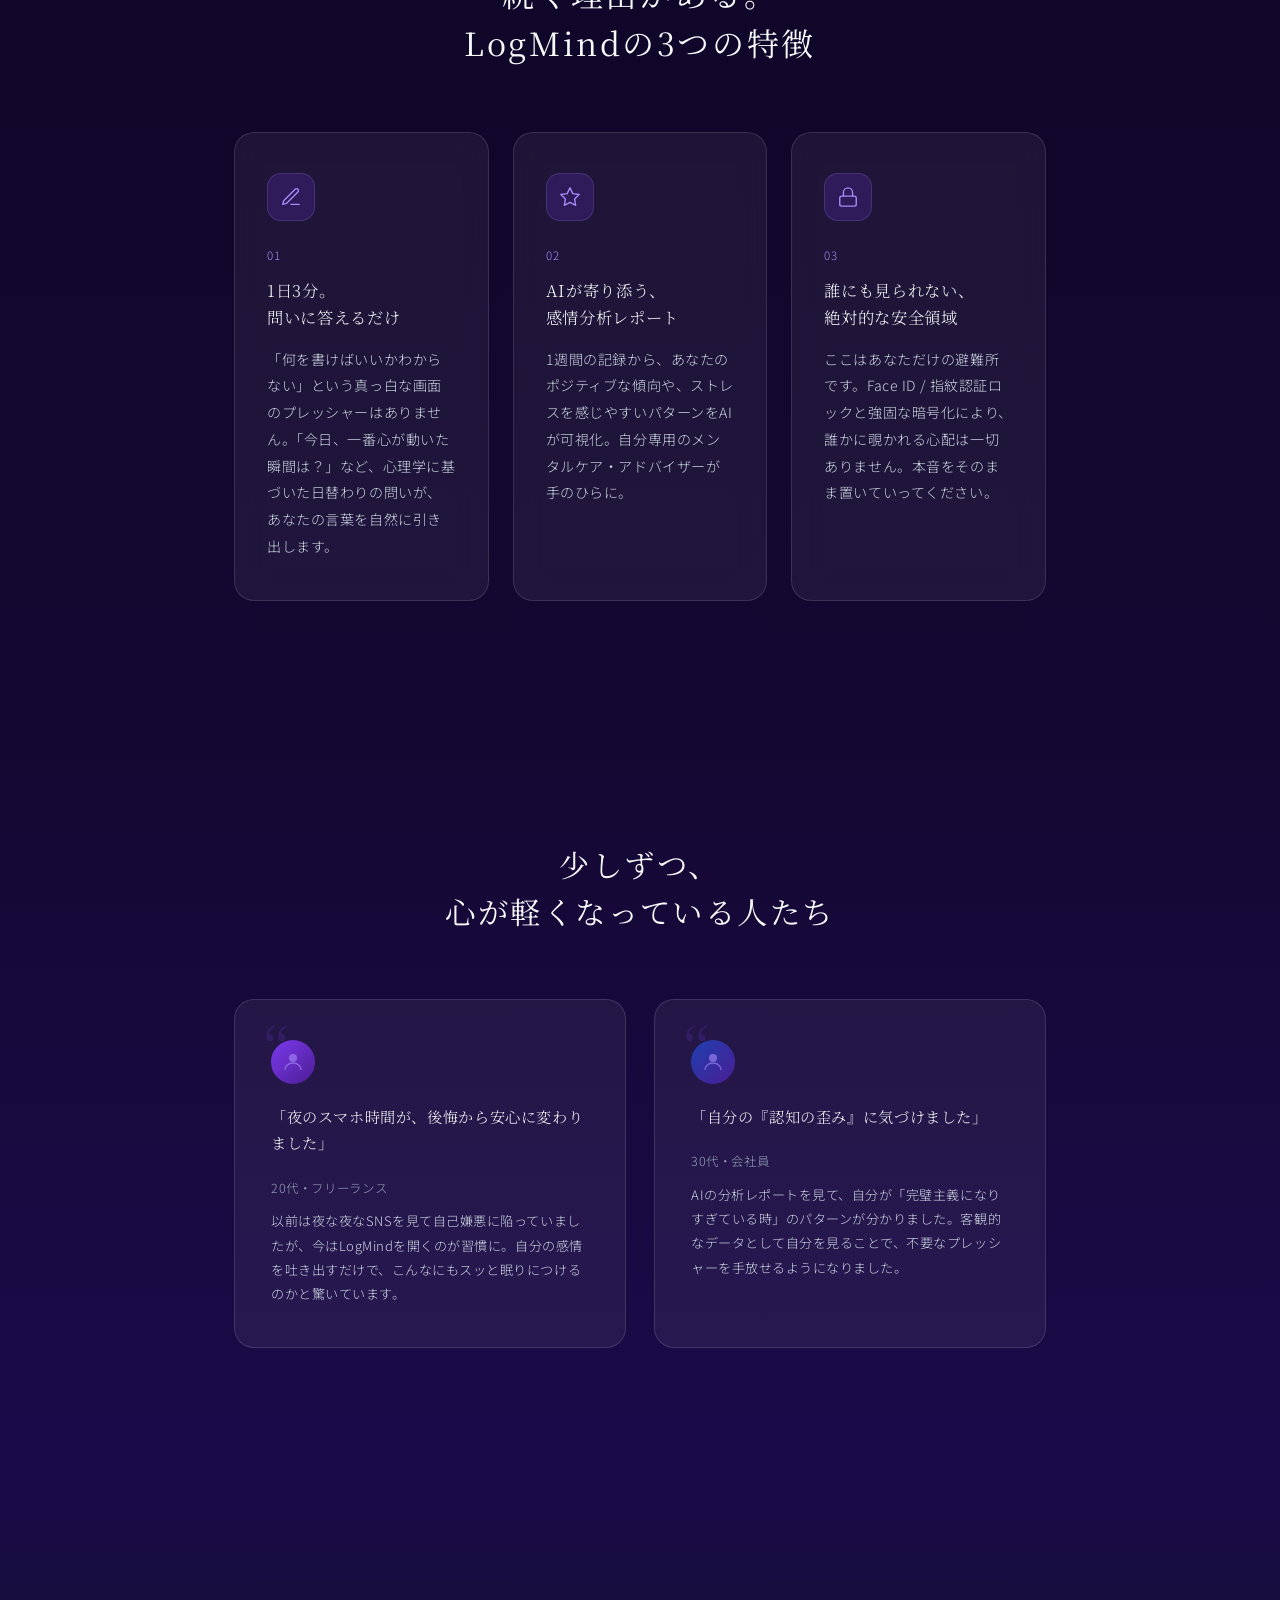
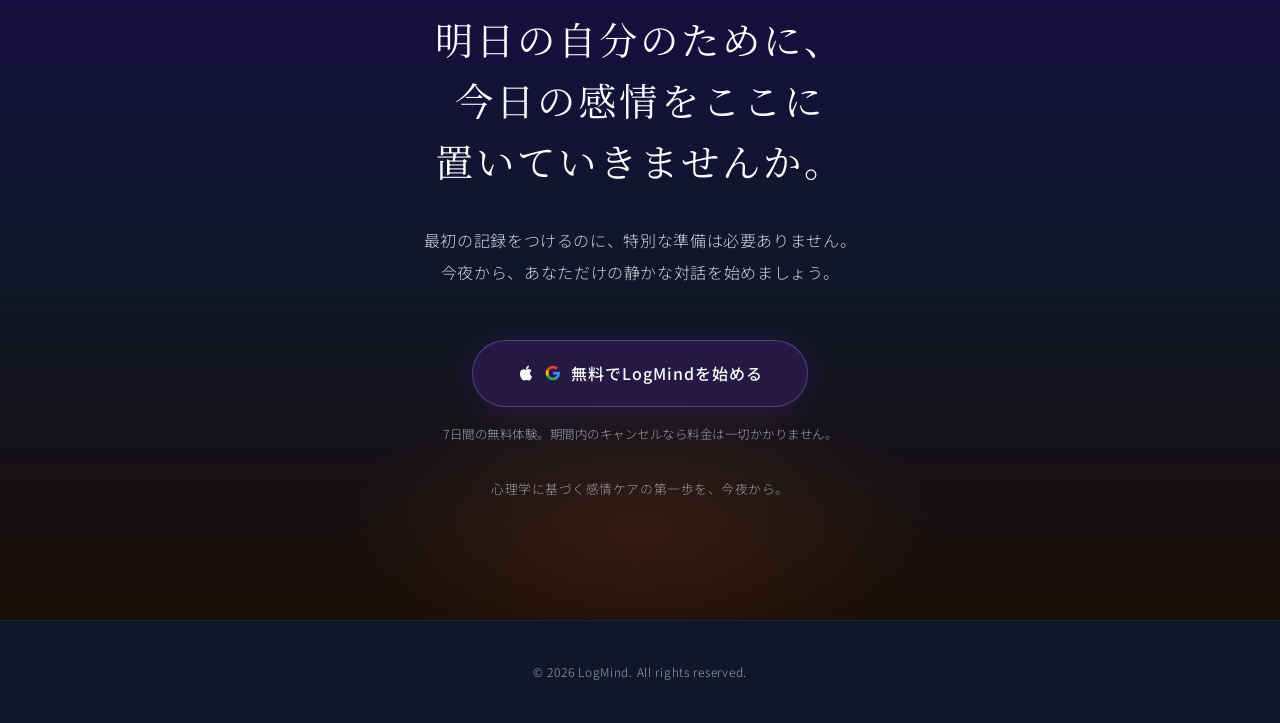
<file: works/logmind-lp/index.html>
<!DOCTYPE html>
<html lang="ja">
<head>
  <meta charset="UTF-8" />
  <meta name="viewport" content="width=device-width, initial-scale=1.0" />
  <title>LogMind – 書くことで、心は整う。</title>
  <link rel="preconnect" href="https://fonts.googleapis.com" />
  <link rel="preconnect" href="https://fonts.gstatic.com" crossorigin />
  <link href="https://fonts.googleapis.com/css2?family=Noto+Serif+JP:wght@300;400;600&family=Noto+Sans+JP:wght@300;400;500&display=swap" rel="stylesheet" />
  <style>
    /* ─── リセット & ベース ─── */
    *, *::before, *::after { box-sizing: border-box; margin: 0; padding: 0; }

    :root {
      --midnight: #0F172A;
      --deep-purple: #2E1065;
      --purple-mid: #1E0B50;
      --off-white: #F8FAFC;
      --soft-gray: #CBD5E1;
      --muted: #94A3B8;
      --accent-purple: #7C3AED;
      --accent-light: #A78BFA;
      --amber-deep: #92400E;
      --glass-bg: rgba(255,255,255,0.06);
      --glass-border: rgba(255,255,255,0.12);
    }

    html { scroll-behavior: smooth; }

    body {
      background: var(--midnight);
      color: var(--off-white);
      font-family: 'Noto Sans JP', sans-serif;
      font-weight: 300;
      line-height: 1.8;
      overflow-x: hidden;
    }

    /* ─── タイポグラフィ ─── */
    .serif { font-family: 'Noto Serif JP', serif; }

    h1, h2, h3 {
      font-family: 'Noto Serif JP', serif;
      font-weight: 400;
      letter-spacing: 0.08em;
      line-height: 1.55;
    }

    p { color: var(--soft-gray); letter-spacing: 0.04em; }

    /* ─── フェードイン アニメーション ─── */
    .fade-in {
      opacity: 0;
      transform: translateY(28px);
      transition: opacity 0.9s ease, transform 0.9s ease;
    }
    .fade-in.visible {
      opacity: 1;
      transform: translateY(0);
    }
    .delay-1 { transition-delay: 0.15s; }
    .delay-2 { transition-delay: 0.30s; }
    .delay-3 { transition-delay: 0.45s; }
    .delay-4 { transition-delay: 0.60s; }

    /* ─── セクション共通 ─── */
    section {
      position: relative;
      width: 100%;
      overflow: hidden;
    }

    .container {
      max-width: 860px;
      margin: 0 auto;
      padding: 0 24px;
    }

    /* ─── グラスモーフィズム ─── */
    .glass {
      background: var(--glass-bg);
      border: 1px solid var(--glass-border);
      backdrop-filter: blur(20px);
      -webkit-backdrop-filter: blur(20px);
      border-radius: 18px;
    }

    /* ─── CTA ボタン ─── */
    .cta-btn {
      display: inline-flex;
      align-items: center;
      gap: 10px;
      padding: 16px 36px;
      border-radius: 999px;
      font-family: 'Noto Sans JP', sans-serif;
      font-size: 0.95rem;
      font-weight: 500;
      letter-spacing: 0.06em;
      cursor: pointer;
      text-decoration: none;
      transition: transform 0.35s ease, box-shadow 0.35s ease, background 0.35s ease;
      background: rgba(124, 58, 237, 0.18);
      border: 1px solid rgba(167, 139, 250, 0.35);
      color: var(--off-white);
      backdrop-filter: blur(16px);
      -webkit-backdrop-filter: blur(16px);
      box-shadow: 0 4px 32px rgba(124, 58, 237, 0.18);
    }
    .cta-btn:hover {
      transform: translateY(-3px);
      background: rgba(124, 58, 237, 0.28);
      box-shadow: 0 8px 40px rgba(124, 58, 237, 0.35);
    }
    .cta-btn svg { flex-shrink: 0; }

    .micro-copy {
      font-size: 0.78rem;
      color: var(--muted);
      letter-spacing: 0.04em;
      margin-top: 14px;
    }

    /* ────────────────────────────────────────────
       1. FV（ファーストビュー）
    ──────────────────────────────────────────── */
    #fv {
      min-height: 100svh;
      display: flex;
      flex-direction: column;
      justify-content: center;
      align-items: center;
      text-align: center;
      padding: 80px 24px 100px;
      background: linear-gradient(160deg, var(--midnight) 0%, #160A3F 55%, var(--deep-purple) 100%);
      position: relative;
    }

    /* 星くずノイズ */
    #fv::before {
      content: '';
      position: absolute;
      inset: 0;
      background-image:
        radial-gradient(1px 1px at 15% 25%, rgba(255,255,255,0.18) 0%, transparent 100%),
        radial-gradient(1px 1px at 72% 10%, rgba(255,255,255,0.14) 0%, transparent 100%),
        radial-gradient(1.5px 1.5px at 43% 60%, rgba(255,255,255,0.10) 0%, transparent 100%),
        radial-gradient(1px 1px at 88% 45%, rgba(255,255,255,0.12) 0%, transparent 100%),
        radial-gradient(1px 1px at 5% 80%, rgba(255,255,255,0.10) 0%, transparent 100%),
        radial-gradient(1.5px 1.5px at 60% 85%, rgba(255,255,255,0.08) 0%, transparent 100%),
        radial-gradient(1px 1px at 30% 92%, rgba(255,255,255,0.12) 0%, transparent 100%);
      pointer-events: none;
    }

    /* 光のオーラ */
    #fv::after {
      content: '';
      position: absolute;
      width: 520px;
      height: 520px;
      border-radius: 50%;
      background: radial-gradient(circle, rgba(124,58,237,0.22) 0%, transparent 70%);
      top: 50%;
      left: 50%;
      transform: translate(-50%, -55%);
      pointer-events: none;
    }

    .fv-logo {
      font-family: 'Noto Serif JP', serif;
      font-size: 0.85rem;
      letter-spacing: 0.3em;
      color: var(--accent-light);
      text-transform: uppercase;
      margin-bottom: 52px;
      opacity: 0.85;
    }

    .fv-phone-wrap {
      position: relative;
      margin-bottom: 52px;
      z-index: 1;
    }

    /* スマートフォンモックアップ */
    .phone-mock {
      width: 200px;
      height: 380px;
      border-radius: 32px;
      border: 1.5px solid rgba(167,139,250,0.3);
      background: linear-gradient(180deg, #0d0820 0%, #1a0845 100%);
      box-shadow:
        0 0 60px rgba(124,58,237,0.25),
        0 40px 80px rgba(0,0,0,0.6),
        inset 0 1px 0 rgba(255,255,255,0.08);
      position: relative;
      overflow: hidden;
      display: flex;
      flex-direction: column;
      padding: 28px 18px 20px;
      margin: 0 auto;
    }

    .phone-notch {
      width: 60px;
      height: 10px;
      background: #000;
      border-radius: 999px;
      margin: 0 auto 20px;
    }

    .phone-ui-header {
      font-family: 'Noto Serif JP', serif;
      font-size: 0.62rem;
      color: var(--accent-light);
      letter-spacing: 0.15em;
      margin-bottom: 16px;
      text-align: center;
      opacity: 0.8;
    }

    .phone-question {
      font-size: 0.58rem;
      color: var(--soft-gray);
      line-height: 1.6;
      text-align: center;
      margin-bottom: 14px;
      opacity: 0.9;
    }

    .phone-input-area {
      flex: 1;
      background: rgba(255,255,255,0.04);
      border: 1px solid rgba(167,139,250,0.2);
      border-radius: 10px;
      padding: 10px;
      font-size: 0.52rem;
      color: var(--soft-gray);
      line-height: 1.65;
    }

    .phone-cursor {
      display: inline-block;
      width: 1.5px;
      height: 0.65em;
      background: var(--accent-light);
      vertical-align: text-bottom;
      animation: blink 1.2s infinite;
    }
    @keyframes blink { 0%,100%{opacity:1} 50%{opacity:0} }

    .phone-bar {
      height: 3px;
      border-radius: 999px;
      margin-top: 14px;
    }

    .fv-main-copy {
      font-size: clamp(2rem, 7vw, 3.4rem);
      line-height: 1.45;
      letter-spacing: 0.1em;
      color: var(--off-white);
      margin-bottom: 20px;
      position: relative;
      z-index: 1;
    }

    .fv-sub-copy {
      font-size: clamp(0.88rem, 2.5vw, 1.05rem);
      color: var(--soft-gray);
      line-height: 1.9;
      margin-bottom: 44px;
      position: relative;
      z-index: 1;
    }

    .fv-cta-wrap {
      position: relative;
      z-index: 1;
      display: flex;
      flex-direction: column;
      align-items: center;
    }

    /* ────────────────────────────────────────────
       2. 共感セクション
    ──────────────────────────────────────────── */
    #empathy {
      padding: 120px 0;
      background: linear-gradient(180deg, var(--deep-purple) 0%, #1B0A4A 100%);
      position: relative;
    }

    /* 絡まった糸→線のアニメ（SVG） */
    .thread-bg {
      position: absolute;
      inset: 0;
      pointer-events: none;
      opacity: 0.07;
    }

    .empathy-heading {
      font-size: clamp(1.4rem, 4vw, 2rem);
      color: var(--off-white);
      margin-bottom: 36px;
      text-align: center;
    }

    .empathy-body {
      font-size: clamp(0.88rem, 2vw, 1rem);
      line-height: 2;
      text-align: center;
      max-width: 640px;
      margin: 0 auto;
    }

    .empathy-body .highlight {
      color: var(--accent-light);
      font-family: 'Noto Serif JP', serif;
    }

    .empathy-divider {
      width: 1px;
      height: 60px;
      background: linear-gradient(180deg, transparent, var(--accent-light), transparent);
      margin: 44px auto;
      opacity: 0.4;
    }

    .empathy-data-note {
      text-align: center;
      font-size: 0.88rem;
      color: var(--accent-light);
      font-family: 'Noto Serif JP', serif;
      font-style: italic;
      opacity: 0.8;
    }

    /* ────────────────────────────────────────────
       3. ベネフィット
    ──────────────────────────────────────────── */
    #benefit {
      padding: 120px 0;
      background: linear-gradient(180deg, #1B0A4A 0%, #0F0628 100%);
      position: relative;
    }

    .benefit-heading {
      font-size: clamp(1.4rem, 4vw, 2rem);
      color: var(--off-white);
      margin-bottom: 24px;
      text-align: center;
    }

    .benefit-body {
      font-size: clamp(0.88rem, 2vw, 1rem);
      line-height: 2;
      text-align: center;
      max-width: 620px;
      margin: 0 auto 60px;
    }

    /* スマホ分析モックアップ */
    .benefit-mockup-wrap {
      display: flex;
      justify-content: center;
      perspective: 1200px;
    }

    .analytics-phone {
      width: 240px;
      height: 440px;
      border-radius: 36px;
      border: 1.5px solid rgba(167,139,250,0.25);
      background: linear-gradient(180deg, #0d0820 0%, #180a40 100%);
      box-shadow:
        0 0 80px rgba(124,58,237,0.3),
        0 60px 100px rgba(0,0,0,0.7);
      transform: rotateY(-18deg) rotateX(4deg);
      transition: transform 0.8s ease;
      padding: 24px 16px 20px;
      overflow: hidden;
    }

    .analytics-phone:hover {
      transform: rotateY(-8deg) rotateX(2deg);
    }

    .ap-header {
      font-size: 0.6rem;
      color: var(--accent-light);
      letter-spacing: 0.12em;
      text-align: center;
      margin-bottom: 16px;
      opacity: 0.85;
    }

    .ap-period {
      font-size: 0.52rem;
      color: var(--muted);
      text-align: center;
      margin-bottom: 14px;
    }

    /* 波形グラフ */
    .waveform-svg {
      width: 100%;
      height: 70px;
      margin-bottom: 14px;
    }

    .ap-stats {
      display: grid;
      grid-template-columns: 1fr 1fr;
      gap: 8px;
      margin-bottom: 14px;
    }

    .ap-stat-card {
      background: rgba(255,255,255,0.05);
      border: 1px solid rgba(167,139,250,0.15);
      border-radius: 10px;
      padding: 10px 8px;
      text-align: center;
    }

    .ap-stat-label {
      font-size: 0.48rem;
      color: var(--muted);
      display: block;
      margin-bottom: 4px;
    }

    .ap-stat-value {
      font-size: 0.9rem;
      color: var(--accent-light);
      font-family: 'Noto Serif JP', serif;
    }

    .ap-insight {
      background: rgba(124,58,237,0.15);
      border: 1px solid rgba(124,58,237,0.3);
      border-radius: 10px;
      padding: 10px;
      font-size: 0.5rem;
      color: var(--soft-gray);
      line-height: 1.7;
    }

    .ap-insight-label {
      font-size: 0.48rem;
      color: var(--accent-light);
      letter-spacing: 0.1em;
      display: block;
      margin-bottom: 4px;
    }

    /* ────────────────────────────────────────────
       4. 機能説明
    ──────────────────────────────────────────── */
    #features {
      padding: 120px 0;
      background: linear-gradient(180deg, #0F0628 0%, #140832 100%);
    }

    .features-heading {
      font-size: clamp(1.4rem, 4vw, 2rem);
      text-align: center;
      color: var(--off-white);
      margin-bottom: 64px;
    }

    .features-grid {
      display: grid;
      grid-template-columns: repeat(auto-fit, minmax(240px, 1fr));
      gap: 24px;
    }

    .feature-card {
      padding: 40px 32px;
      border-radius: 20px;
      background: var(--glass-bg);
      border: 1px solid var(--glass-border);
      backdrop-filter: blur(16px);
      -webkit-backdrop-filter: blur(16px);
      transition: transform 0.4s ease, box-shadow 0.4s ease;
    }

    .feature-card:hover {
      transform: translateY(-6px);
      box-shadow: 0 20px 60px rgba(124,58,237,0.2);
    }

    .feature-icon {
      width: 48px;
      height: 48px;
      border-radius: 14px;
      display: flex;
      align-items: center;
      justify-content: center;
      background: rgba(124,58,237,0.18);
      border: 1px solid rgba(167,139,250,0.2);
      margin-bottom: 24px;
    }

    .feature-num {
      font-size: 0.72rem;
      color: var(--accent-light);
      letter-spacing: 0.1em;
      margin-bottom: 12px;
      display: block;
    }

    .feature-title {
      font-family: 'Noto Serif JP', serif;
      font-size: 1.02rem;
      color: var(--off-white);
      line-height: 1.6;
      margin-bottom: 16px;
    }

    .feature-desc {
      font-size: 0.88rem;
      line-height: 1.9;
      color: var(--soft-gray);
    }

    /* ────────────────────────────────────────────
       5. ユーザーの声
    ──────────────────────────────────────────── */
    #testimonials {
      padding: 120px 0;
      background: linear-gradient(180deg, #140832 0%, #1B0A4A 100%);
    }

    .testimonials-heading {
      font-size: clamp(1.4rem, 4vw, 1.9rem);
      text-align: center;
      color: var(--off-white);
      margin-bottom: 64px;
    }

    .testimonials-grid {
      display: grid;
      grid-template-columns: repeat(auto-fit, minmax(300px, 1fr));
      gap: 28px;
    }

    .testimonial-card {
      padding: 40px 36px;
      border-radius: 20px;
      background: var(--glass-bg);
      border: 1px solid var(--glass-border);
      position: relative;
      overflow: hidden;
    }

    .testimonial-card::before {
      content: '\201C';
      position: absolute;
      top: 16px;
      left: 28px;
      font-family: 'Noto Serif JP', serif;
      font-size: 4rem;
      color: var(--accent-purple);
      opacity: 0.18;
      line-height: 1;
    }

    .testimonial-avatar {
      width: 44px;
      height: 44px;
      border-radius: 50%;
      margin-bottom: 20px;
      background: linear-gradient(135deg, var(--accent-purple), #4C1D95);
      display: flex;
      align-items: center;
      justify-content: center;
      overflow: hidden;
    }

    .testimonial-quote {
      font-family: 'Noto Serif JP', serif;
      font-size: 0.95rem;
      color: var(--off-white);
      line-height: 1.75;
      margin-bottom: 20px;
    }

    .testimonial-attr {
      font-size: 0.78rem;
      color: var(--muted);
      letter-spacing: 0.05em;
    }

    .testimonial-sub {
      font-size: 0.82rem;
      color: var(--soft-gray);
      line-height: 1.85;
      margin-top: 10px;
    }

    /* ────────────────────────────────────────────
       6. クロージング CTA
    ──────────────────────────────────────────── */
    #closing {
      padding: 140px 0 120px;
      background: linear-gradient(180deg, #1B0A4A 0%, #0F172A 50%, #1A0E08 100%);
      position: relative;
      overflow: hidden;
      text-align: center;
    }

    /* かすかな暖色グロー */
    #closing::after {
      content: '';
      position: absolute;
      bottom: -60px;
      left: 50%;
      transform: translateX(-50%);
      width: 600px;
      height: 300px;
      background: radial-gradient(ellipse, rgba(180,80,20,0.18) 0%, transparent 70%);
      pointer-events: none;
    }

    .closing-heading {
      font-size: clamp(1.5rem, 5vw, 2.4rem);
      color: var(--off-white);
      line-height: 1.6;
      margin-bottom: 32px;
      position: relative;
      z-index: 1;
    }

    .closing-body {
      font-size: clamp(0.88rem, 2vw, 1rem);
      color: var(--soft-gray);
      line-height: 2;
      max-width: 520px;
      margin: 0 auto 52px;
      position: relative;
      z-index: 1;
    }

    .closing-cta-wrap {
      position: relative;
      z-index: 1;
      display: flex;
      flex-direction: column;
      align-items: center;
      gap: 0;
    }

    .closing-note {
      font-size: 0.8rem;
      color: var(--muted);
      margin-top: 32px;
      letter-spacing: 0.04em;
    }

    /* ────────────────────────────────────────────
       フッター
    ──────────────────────────────────────────── */
    footer {
      padding: 40px 24px;
      background: var(--midnight);
      text-align: center;
      border-top: 1px solid rgba(255,255,255,0.05);
    }

    footer p {
      font-size: 0.75rem;
      color: var(--muted);
      letter-spacing: 0.06em;
    }

    /* ────────────────────────────────────────────
       レスポンシブ
    ──────────────────────────────────────────── */
    @media (max-width: 600px) {
      .analytics-phone { transform: none; }
      .analytics-phone:hover { transform: none; }
      .features-grid { grid-template-columns: 1fr; }
      .testimonials-grid { grid-template-columns: 1fr; }
    }

    /* ────────────────────────────────────────────
       スクロール進捗バー
    ──────────────────────────────────────────── */
    .progress-bar {
      position: fixed;
      top: 0;
      left: 0;
      height: 2px;
      background: linear-gradient(90deg, var(--accent-purple), var(--accent-light));
      z-index: 9999;
      width: 0%;
      transition: width 0.1s linear;
    }

    /* ────────────────────────────────────────────
       ナビ（透過フローティング）
    ──────────────────────────────────────────── */
    nav {
      position: fixed;
      top: 16px;
      left: 50%;
      transform: translateX(-50%);
      z-index: 100;
      padding: 12px 28px;
      display: flex;
      align-items: center;
      gap: 32px;
      background: rgba(15,23,42,0.55);
      border: 1px solid rgba(255,255,255,0.08);
      border-radius: 999px;
      backdrop-filter: blur(20px);
      -webkit-backdrop-filter: blur(20px);
    }

    nav .nav-brand {
      font-family: 'Noto Serif JP', serif;
      font-size: 0.88rem;
      letter-spacing: 0.2em;
      color: var(--accent-light);
      text-decoration: none;
    }

    nav a.nav-link {
      font-size: 0.75rem;
      color: var(--muted);
      text-decoration: none;
      letter-spacing: 0.06em;
      transition: color 0.3s;
    }

    nav a.nav-link:hover { color: var(--off-white); }

    @media (max-width: 500px) {
      nav .nav-links { display: none; }
    }
  </style>
</head>
<body>

<!-- スクロール進捗バー -->
<div class="progress-bar" id="progressBar"></div>

<!-- ナビゲーション -->
<nav>
  <a href="#fv" class="nav-brand">LogMind</a>
  <div class="nav-links" style="display:flex;gap:24px;">
    <a href="#features" class="nav-link">機能</a>
    <a href="#testimonials" class="nav-link">レビュー</a>
    <a href="#closing" class="nav-link">始める</a>
  </div>
</nav>

<!-- ══════════════════════════════════════════
     1. FV
═══════════════════════════════════════════ -->
<section id="fv">
  <p class="fv-logo fade-in">LogMind</p>

  <!-- スマホモックアップ -->
  <div class="fv-phone-wrap fade-in delay-1">
    <div class="phone-mock">
      <div class="phone-notch"></div>
      <div class="phone-ui-header">L O G M I N D</div>
      <div class="phone-question">今日、一番心が動いた瞬間は？</div>
      <div class="phone-input-area">
        夕方のコーヒーブレイク、窓から差し込む光が
        オレンジ色で綺麗だった。なんだか少し
        ほっとした気がした<span class="phone-cursor"></span>
      </div>
      <div class="phone-bar" style="background:linear-gradient(90deg,#7C3AED,#A78BFA);opacity:0.5;"></div>
    </div>
    <!-- 光のリング -->
    <div style="
      position:absolute;
      width:260px;height:260px;
      border-radius:50%;
      border:1px solid rgba(124,58,237,0.18);
      top:50%;left:50%;
      transform:translate(-50%,-50%);
      pointer-events:none;
    "></div>
    <div style="
      position:absolute;
      width:340px;height:340px;
      border-radius:50%;
      border:1px solid rgba(124,58,237,0.08);
      top:50%;left:50%;
      transform:translate(-50%,-50%);
      pointer-events:none;
    "></div>
  </div>

  <h1 class="fv-main-copy fade-in delay-2">書くことで、<br>心は整う。</h1>

  <p class="fv-sub-copy fade-in delay-3">
    1日3分の「自分と向き合う時間」が、<br>
    明日への静かな活力に変わる。
  </p>

  <div class="fv-cta-wrap fade-in delay-4">
    <a href="#closing" class="cta-btn">
      <!-- Apple icon -->
      <svg width="18" height="18" viewBox="0 0 24 24" fill="currentColor"><path d="M18.71 19.5c-.83 1.24-1.71 2.45-3.05 2.47-1.34.03-1.77-.79-3.29-.79-1.53 0-2 .77-3.27.82-1.31.05-2.3-1.32-3.14-2.53C4.25 17 2.94 12.45 4.7 9.39c.87-1.52 2.43-2.48 4.12-2.51 1.28-.02 2.5.87 3.29.87.78 0 2.26-1.07 3.8-.91.65.03 2.47.26 3.64 1.98-.09.06-2.17 1.28-2.15 3.81.03 3.02 2.65 4.03 2.68 4.04-.03.07-.42 1.44-1.38 2.83M13 3.5c.73-.83 1.94-1.46 2.94-1.5.13 1.17-.34 2.35-1.04 3.19-.69.85-1.83 1.51-2.95 1.42-.15-1.15.41-2.35 1.05-3.11z"/></svg>
      <!-- Google icon -->
      <svg width="16" height="16" viewBox="0 0 24 24" fill="currentColor"><path d="M22.56 12.25c0-.78-.07-1.53-.2-2.25H12v4.26h5.92c-.26 1.37-1.04 2.53-2.21 3.31v2.77h3.57c2.08-1.92 3.28-4.74 3.28-8.09z" fill="#4285F4"/><path d="M12 23c2.97 0 5.46-.98 7.28-2.66l-3.57-2.77c-.98.66-2.23 1.06-3.71 1.06-2.86 0-5.29-1.93-6.16-4.53H2.18v2.84C3.99 20.53 7.7 23 12 23z" fill="#34A853"/><path d="M5.84 14.09c-.22-.66-.35-1.36-.35-2.09s.13-1.43.35-2.09V7.07H2.18C1.43 8.55 1 10.22 1 12s.43 3.45 1.18 4.93l2.85-2.22.81-.62z" fill="#FBBC05"/><path d="M12 5.38c1.62 0 3.06.56 4.21 1.64l3.15-3.15C17.45 2.09 14.97 1 12 1 7.7 1 3.99 3.47 2.18 7.07l3.66 2.84c.87-2.6 3.3-4.53 6.16-4.53z" fill="#EA4335"/></svg>
      7日間無料で心を軽くする
    </a>
    <p class="micro-copy">いつでも解約可能・クレジットカード登録なしで開始</p>
  </div>
</section>

<!-- ══════════════════════════════════════════
     2. 共感セクション
═══════════════════════════════════════════ -->
<section id="empathy">
  <!-- 絡まった糸のSVG背景 -->
  <svg class="thread-bg" viewBox="0 0 1200 500" preserveAspectRatio="xMidYMid slice">
    <path d="M0,250 Q100,80 250,200 T500,180 T750,220 T1000,160 T1200,200" fill="none" stroke="#A78BFA" stroke-width="1.5">
      <animate attributeName="d" dur="8s" repeatCount="indefinite"
        values="M0,250 Q100,80 250,200 T500,180 T750,220 T1000,160 T1200,200;
                M0,250 Q150,300 300,220 T550,240 T800,200 T1050,230 T1200,200;
                M0,250 Q100,80 250,200 T500,180 T750,220 T1000,160 T1200,200"/>
    </path>
    <path d="M0,300 Q200,420 400,300 T700,330 T1000,290 T1200,310" fill="none" stroke="#7C3AED" stroke-width="1">
      <animate attributeName="d" dur="10s" repeatCount="indefinite"
        values="M0,300 Q200,420 400,300 T700,330 T1000,290 T1200,310;
                M0,300 Q180,200 380,320 T680,300 T980,330 T1200,310;
                M0,300 Q200,420 400,300 T700,330 T1000,290 T1200,310"/>
    </path>
  </svg>

  <div class="container">
    <h2 class="empathy-heading fade-in">今日もまた、<br>自分のことを後回しにしていませんか？</h2>

    <p class="empathy-body fade-in delay-1">
      忙しさに流され、気づけば夜。<br>
      「今日も何もできなかった」「なんだかずっとモヤモヤしている」<br><br>
      そんな正体のわからない焦りや疲れは、<br>
      あなたの心が<span class="highlight">「言語化」</span>を求めているサインです。
    </p>

    <div class="empathy-divider"></div>

    <p class="empathy-body fade-in delay-2">
      感情は、頭の中に留めておくと<strong style="color:var(--off-white);">ノイズ</strong>になり、<br>
      外に出すと、自分を理解するための<strong style="color:var(--accent-light);">データ</strong>になります。
    </p>

    <div class="empathy-divider"></div>
    <p class="empathy-data-note fade-in delay-3">
      — 感情は、言葉にした瞬間に静かになる —
    </p>
  </div>
</section>

<!-- ══════════════════════════════════════════
     3. ベネフィット
═══════════════════════════════════════════ -->
<section id="benefit">
  <div class="container">
    <h2 class="benefit-heading fade-in">頭の中のノイズを、<br>静かなデータに変える。</h2>
    <p class="benefit-body fade-in delay-1">
      LogMindは、ただの日記アプリではありません。<br>
      心理学の知見に基づき、あなたの「思考のクセ」を客観視するためのツールです。<br><br>
      日々の小さな感情を記録するだけで、AIがあなたの状態を優しく分析。<br>
      見えないストレスの輪郭がはっきりすることで、心に確かな「余白」が生まれます。
    </p>

    <div class="benefit-mockup-wrap fade-in delay-2">
      <div class="analytics-phone">
        <div class="phone-notch" style="width:48px;height:8px;"></div>
        <div class="ap-header">感情バイオリズム分析</div>
        <div class="ap-period">過去7日間のレポート</div>

        <!-- 波形グラフ -->
        <svg class="waveform-svg" viewBox="0 0 210 70" preserveAspectRatio="none">
          <defs>
            <linearGradient id="waveGrad" x1="0" y1="0" x2="0" y2="1">
              <stop offset="0%" stop-color="#7C3AED" stop-opacity="0.6"/>
              <stop offset="100%" stop-color="#7C3AED" stop-opacity="0"/>
            </linearGradient>
          </defs>
          <path d="M0,50 C20,50 25,20 50,25 S80,45 105,30 S135,10 160,20 S190,40 210,35 L210,70 L0,70 Z"
                fill="url(#waveGrad)" opacity="0.7"/>
          <path d="M0,50 C20,50 25,20 50,25 S80,45 105,30 S135,10 160,20 S190,40 210,35"
                fill="none" stroke="#A78BFA" stroke-width="1.5"/>
          <!-- データポイント -->
          <circle cx="50" cy="25" r="2.5" fill="#A78BFA"/>
          <circle cx="105" cy="30" r="2.5" fill="#A78BFA"/>
          <circle cx="160" cy="20" r="3" fill="#C4B5FD"/>
          <circle cx="210" cy="35" r="2.5" fill="#A78BFA"/>
          <!-- ラベル -->
          <text x="48" y="18" font-size="5" fill="#CBD5E1" text-anchor="middle">月</text>
          <text x="103" y="23" font-size="5" fill="#CBD5E1" text-anchor="middle">水</text>
          <text x="158" y="13" font-size="5" fill="#C4B5FD" text-anchor="middle">金</text>
          <text x="208" y="28" font-size="5" fill="#CBD5E1" text-anchor="middle">日</text>
        </svg>

        <div class="ap-stats">
          <div class="ap-stat-card">
            <span class="ap-stat-label">ポジティブ指数</span>
            <span class="ap-stat-value">78%</span>
          </div>
          <div class="ap-stat-card">
            <span class="ap-stat-label">記録継続日数</span>
            <span class="ap-stat-value">14日</span>
          </div>
        </div>

        <div class="ap-insight">
          <span class="ap-insight-label">✦ AI インサイト</span>
          今週は水曜日の夜に感情の落ち込みが見られます。
          週の中盤に意識的な休息を取ることを試みてみましょう。
        </div>
      </div>
    </div>
  </div>
</section>

<!-- ══════════════════════════════════════════
     4. 機能説明
═══════════════════════════════════════════ -->
<section id="features">
  <div class="container">
    <h2 class="features-heading fade-in">続く理由がある。<br>LogMindの3つの特徴</h2>

    <div class="features-grid">

      <!-- ① -->
      <div class="feature-card fade-in delay-1">
        <div class="feature-icon">
          <!-- ペンアイコン -->
          <svg width="22" height="22" viewBox="0 0 24 24" fill="none" stroke="#A78BFA" stroke-width="1.5" stroke-linecap="round" stroke-linejoin="round">
            <path d="M12 20h9"/><path d="M16.5 3.5a2.121 2.121 0 0 1 3 3L7 19l-4 1 1-4L16.5 3.5z"/>
          </svg>
        </div>
        <span class="feature-num">01</span>
        <p class="feature-title">1日3分。<br>問いに答えるだけ</p>
        <p class="feature-desc">
          「何を書けばいいかわからない」という真っ白な画面のプレッシャーはありません。「今日、一番心が動いた瞬間は？」など、心理学に基づいた日替わりの問いが、あなたの言葉を自然に引き出します。
        </p>
      </div>

      <!-- ② -->
      <div class="feature-card fade-in delay-2">
        <div class="feature-icon">
          <!-- AIの輝きアイコン -->
          <svg width="22" height="22" viewBox="0 0 24 24" fill="none" stroke="#A78BFA" stroke-width="1.5" stroke-linecap="round" stroke-linejoin="round">
            <polygon points="12 2 15.09 8.26 22 9.27 17 14.14 18.18 21.02 12 17.77 5.82 21.02 7 14.14 2 9.27 8.91 8.26 12 2"/>
          </svg>
        </div>
        <span class="feature-num">02</span>
        <p class="feature-title">AIが寄り添う、<br>感情分析レポート</p>
        <p class="feature-desc">
          1週間の記録から、あなたのポジティブな傾向や、ストレスを感じやすいパターンをAIが可視化。自分専用のメンタルケア・アドバイザーが手のひらに。
        </p>
      </div>

      <!-- ③ -->
      <div class="feature-card fade-in delay-3">
        <div class="feature-icon">
          <!-- 鍵アイコン -->
          <svg width="22" height="22" viewBox="0 0 24 24" fill="none" stroke="#A78BFA" stroke-width="1.5" stroke-linecap="round" stroke-linejoin="round">
            <rect x="3" y="11" width="18" height="11" rx="2" ry="2"/><path d="M7 11V7a5 5 0 0 1 10 0v4"/>
          </svg>
        </div>
        <span class="feature-num">03</span>
        <p class="feature-title">誰にも見られない、<br>絶対的な安全領域</p>
        <p class="feature-desc">
          ここはあなただけの避難所です。Face ID / 指紋認証ロックと強固な暗号化により、誰かに覗かれる心配は一切ありません。本音をそのまま置いていってください。
        </p>
      </div>

    </div>
  </div>
</section>

<!-- ══════════════════════════════════════════
     5. ユーザーの声
═══════════════════════════════════════════ -->
<section id="testimonials">
  <div class="container">
    <h2 class="testimonials-heading fade-in">少しずつ、<br>心が軽くなっている人たち</h2>

    <div class="testimonials-grid">

      <!-- 声 1 -->
      <div class="testimonial-card fade-in delay-1">
        <div class="testimonial-avatar">
          <svg width="24" height="24" viewBox="0 0 24 24" fill="none">
            <circle cx="12" cy="8" r="4" fill="rgba(167,139,250,0.6)"/>
            <path d="M4 20c0-4 3.6-7 8-7s8 3 8 7" stroke="rgba(167,139,250,0.6)" stroke-width="1.5" fill="none"/>
          </svg>
        </div>
        <p class="testimonial-quote">「夜のスマホ時間が、後悔から安心に変わりました」</p>
        <p class="testimonial-attr">20代・フリーランス</p>
        <p class="testimonial-sub">
          以前は夜な夜なSNSを見て自己嫌悪に陥っていましたが、今はLogMindを開くのが習慣に。自分の感情を吐き出すだけで、こんなにもスッと眠りにつけるのかと驚いています。
        </p>
      </div>

      <!-- 声 2 -->
      <div class="testimonial-card fade-in delay-2">
        <div class="testimonial-avatar" style="background:linear-gradient(135deg,#1E40AF,#4C1D95);">
          <svg width="24" height="24" viewBox="0 0 24 24" fill="none">
            <circle cx="12" cy="8" r="4" fill="rgba(167,139,250,0.6)"/>
            <path d="M4 20c0-4 3.6-7 8-7s8 3 8 7" stroke="rgba(167,139,250,0.6)" stroke-width="1.5" fill="none"/>
          </svg>
        </div>
        <p class="testimonial-quote">「自分の『認知の歪み』に気づけました」</p>
        <p class="testimonial-attr">30代・会社員</p>
        <p class="testimonial-sub">
          AIの分析レポートを見て、自分が「完璧主義になりすぎている時」のパターンが分かりました。客観的なデータとして自分を見ることで、不要なプレッシャーを手放せるようになりました。
        </p>
      </div>

    </div>
  </div>
</section>

<!-- ══════════════════════════════════════════
     6. クロージング CTA
═══════════════════════════════════════════ -->
<section id="closing">
  <div class="container">
    <h2 class="closing-heading fade-in">
      明日の自分のために、<br>
      今日の感情をここに<br>置いていきませんか。
    </h2>

    <p class="closing-body fade-in delay-1">
      最初の記録をつけるのに、特別な準備は必要ありません。<br>
      今夜から、あなただけの静かな対話を始めましょう。
    </p>

    <div class="closing-cta-wrap fade-in delay-2">
      <a href="#fv" class="cta-btn" style="font-size:1rem;padding:18px 44px;">
        <svg width="18" height="18" viewBox="0 0 24 24" fill="currentColor"><path d="M18.71 19.5c-.83 1.24-1.71 2.45-3.05 2.47-1.34.03-1.77-.79-3.29-.79-1.53 0-2 .77-3.27.82-1.31.05-2.3-1.32-3.14-2.53C4.25 17 2.94 12.45 4.7 9.39c.87-1.52 2.43-2.48 4.12-2.51 1.28-.02 2.5.87 3.29.87.78 0 2.26-1.07 3.8-.91.65.03 2.47.26 3.64 1.98-.09.06-2.17 1.28-2.15 3.81.03 3.02 2.65 4.03 2.68 4.04-.03.07-.42 1.44-1.38 2.83M13 3.5c.73-.83 1.94-1.46 2.94-1.5.13 1.17-.34 2.35-1.04 3.19-.69.85-1.83 1.51-2.95 1.42-.15-1.15.41-2.35 1.05-3.11z"/></svg>
        <svg width="16" height="16" viewBox="0 0 24 24"><path d="M22.56 12.25c0-.78-.07-1.53-.2-2.25H12v4.26h5.92c-.26 1.37-1.04 2.53-2.21 3.31v2.77h3.57c2.08-1.92 3.28-4.74 3.28-8.09z" fill="#4285F4"/><path d="M12 23c2.97 0 5.46-.98 7.28-2.66l-3.57-2.77c-.98.66-2.23 1.06-3.71 1.06-2.86 0-5.29-1.93-6.16-4.53H2.18v2.84C3.99 20.53 7.7 23 12 23z" fill="#34A853"/><path d="M5.84 14.09c-.22-.66-.35-1.36-.35-2.09s.13-1.43.35-2.09V7.07H2.18C1.43 8.55 1 10.22 1 12s.43 3.45 1.18 4.93l2.85-2.22.81-.62z" fill="#FBBC05"/><path d="M12 5.38c1.62 0 3.06.56 4.21 1.64l3.15-3.15C17.45 2.09 14.97 1 12 1 7.7 1 3.99 3.47 2.18 7.07l3.66 2.84c.87-2.6 3.3-4.53 6.16-4.53z" fill="#EA4335"/></svg>
        無料でLogMindを始める
      </a>
      <p class="micro-copy" style="margin-top:16px;">7日間の無料体験。期間内のキャンセルなら料金は一切かかりません。</p>
    </div>

    <p class="closing-note fade-in delay-3">心理学に基づく感情ケアの第一歩を、今夜から。</p>
  </div>
</section>

<!-- フッター -->
<footer>
  <p>© 2026 LogMind. All rights reserved.</p>
</footer>

<script>
  /* ── スクロール進捗バー ── */
  const progressBar = document.getElementById('progressBar');
  window.addEventListener('scroll', () => {
    const scrolled = window.scrollY;
    const total = document.documentElement.scrollHeight - window.innerHeight;
    progressBar.style.width = (scrolled / total * 100) + '%';
  }, { passive: true });

  /* ── フェードイン（Intersection Observer） ── */
  const fadeEls = document.querySelectorAll('.fade-in');
  const observer = new IntersectionObserver((entries) => {
    entries.forEach(entry => {
      if (entry.isIntersecting) {
        entry.target.classList.add('visible');
        observer.unobserve(entry.target);
      }
    });
  }, { threshold: 0.12 });

  fadeEls.forEach(el => observer.observe(el));

  /* ── FVの要素は即表示 ── */
  document.querySelectorAll('#fv .fade-in').forEach((el, i) => {
    setTimeout(() => el.classList.add('visible'), i * 180);
  });
</script>
</body>
</html>
</file>
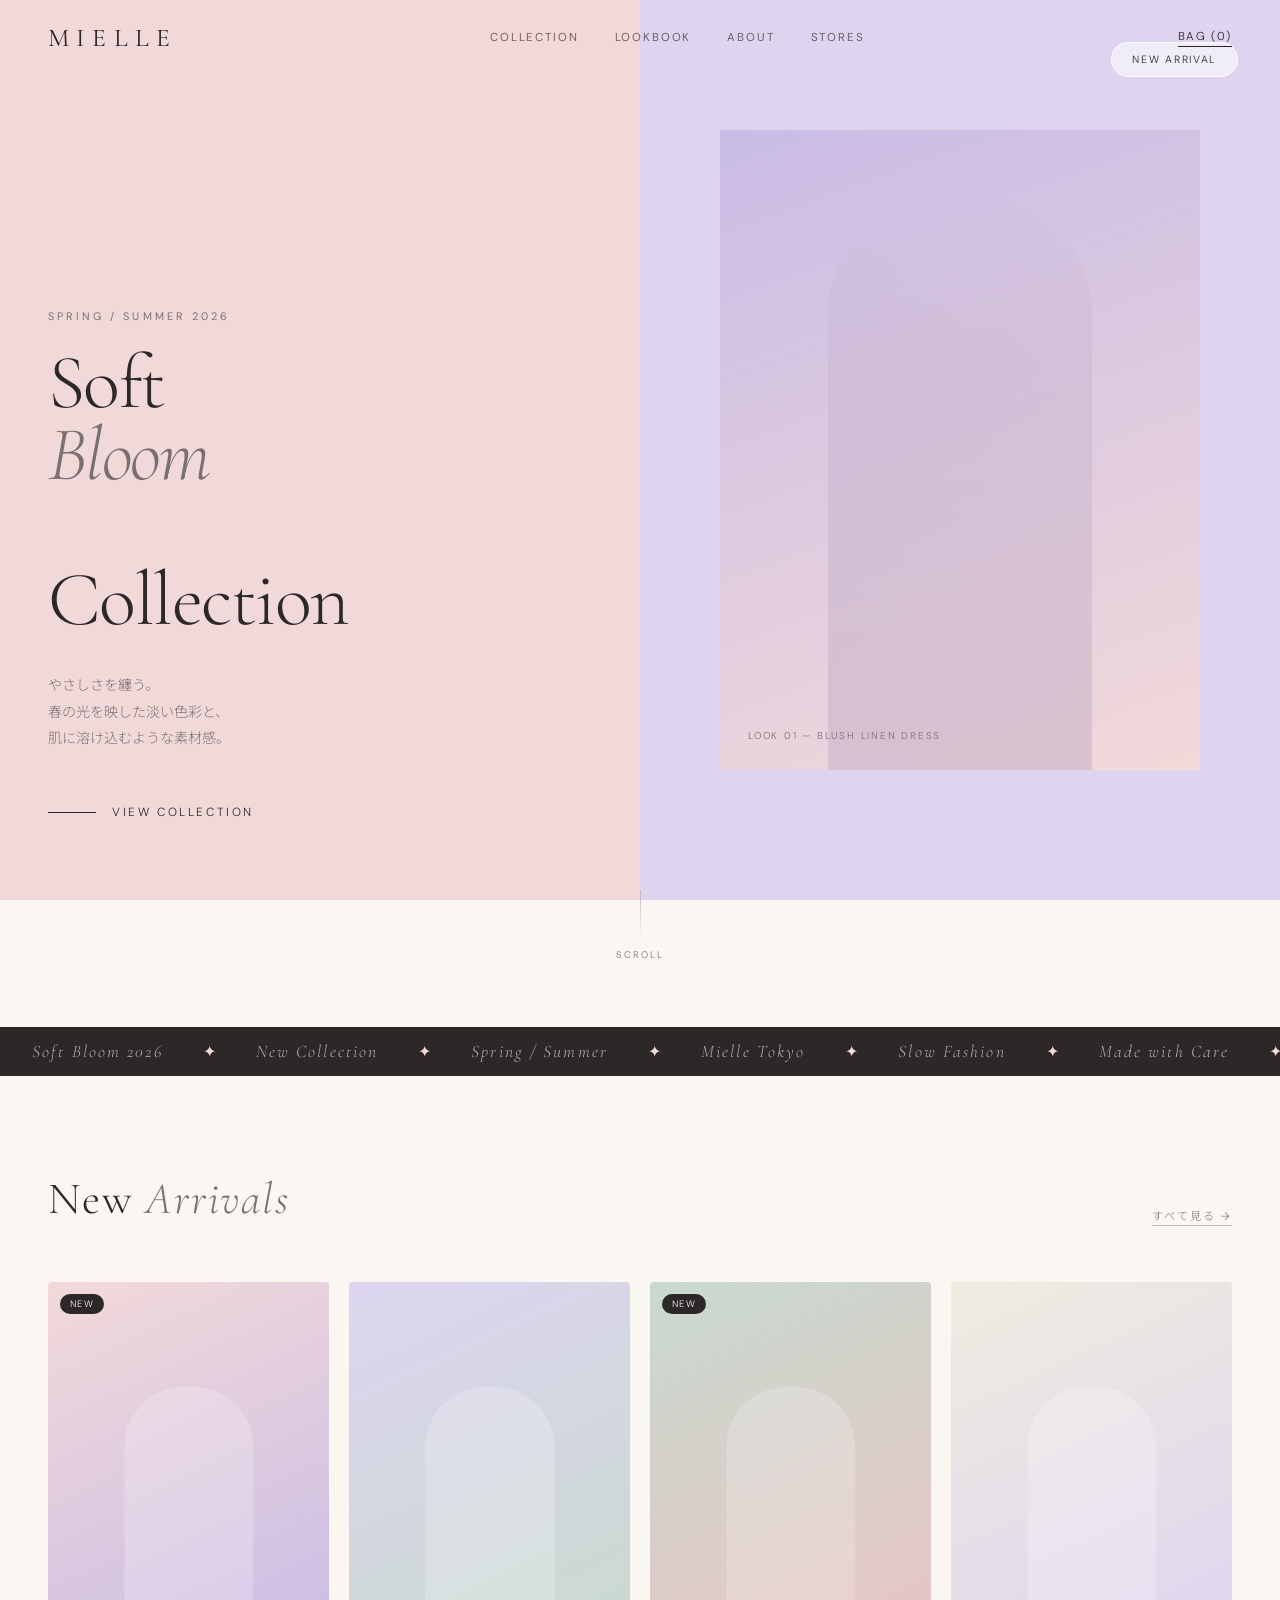
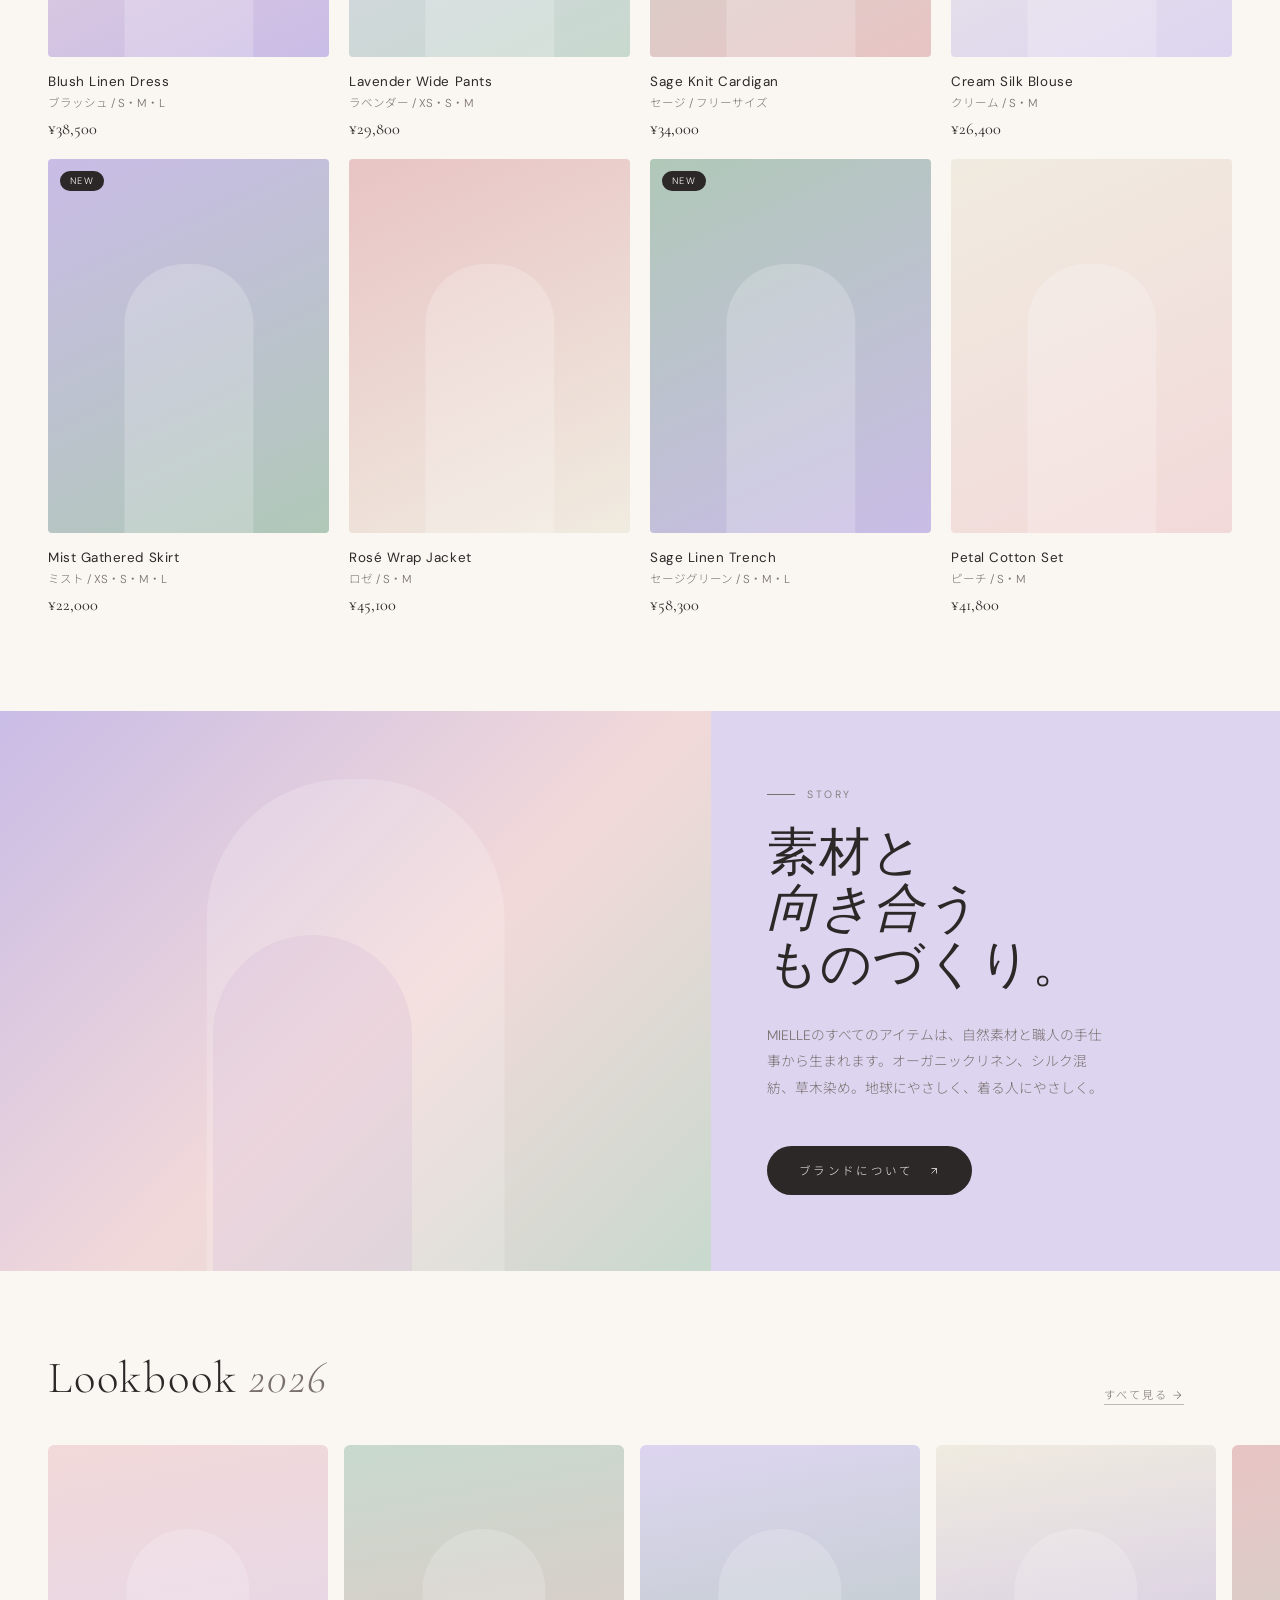
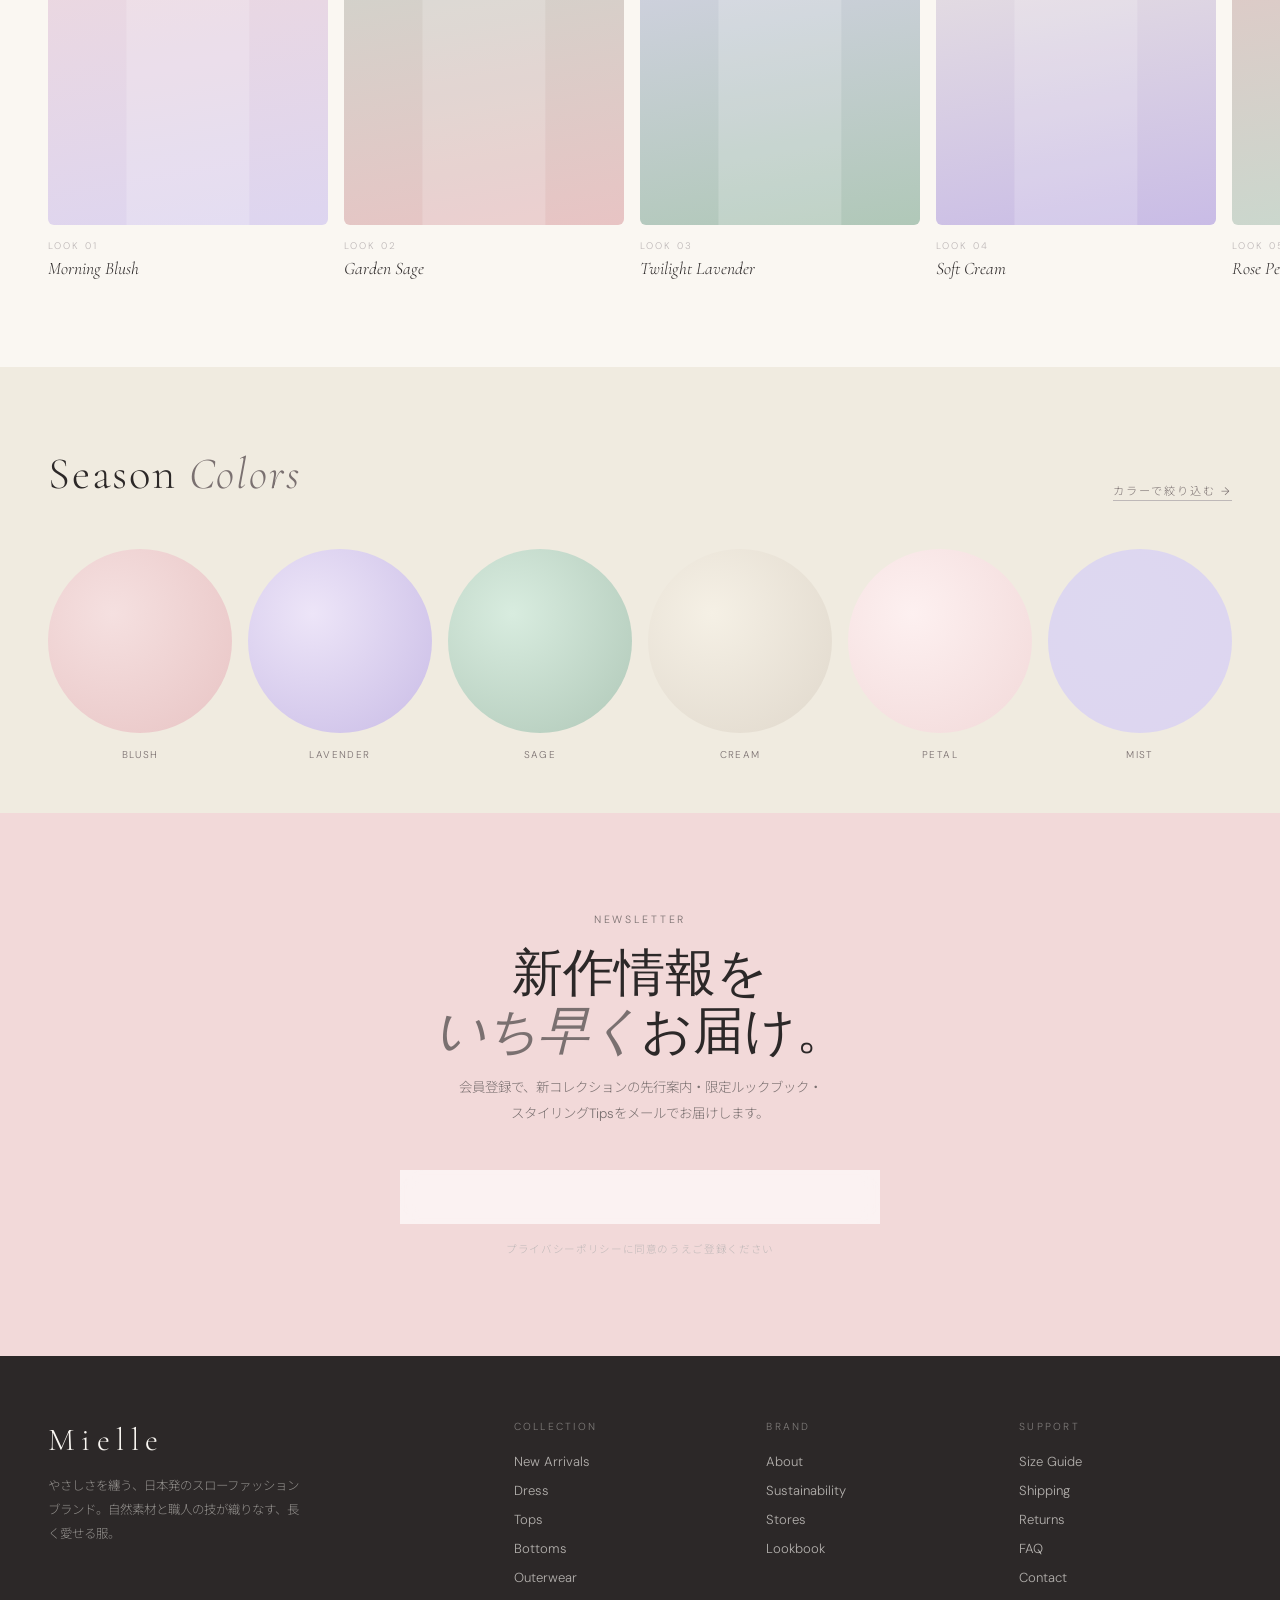
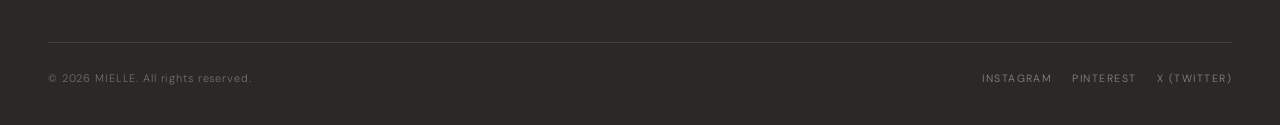
<file: works/mielle-fashion/index.html>
<!DOCTYPE html>
<html lang="ja">
<head>
<meta charset="UTF-8">
<meta name="viewport" content="width=device-width, initial-scale=1.0">
<title>MIELLE — New Collection 2026</title>
<link rel="preconnect" href="https://fonts.googleapis.com">
<link rel="preconnect" href="https://fonts.gstatic.com" crossorigin>
<link href="https://fonts.googleapis.com/css2?family=Cormorant+Garamond:ital,wght@0,300;0,400;0,500;1,300;1,400;1,500&family=DM+Sans:wght@300;400;500&family=Noto+Sans+JP:wght@300;400&display=swap" rel="stylesheet">

<style>
*, *::before, *::after { box-sizing: border-box; margin: 0; padding: 0; }
html { scroll-behavior: smooth; }

:root {
  --blush:    #F2D9D9;
  --blush-d:  #E8C4C4;
  --lavender: #DDD5F0;
  --lav-d:    #C9BCE6;
  --sage:     #C8D9CE;
  --sage-d:   #B0C8B8;
  --cream:    #FAF7F2;
  --beige:    #F0EBE0;
  --ink:      #2C2828;
  --ink-60:   #7A7070;
  --ink-30:   #BEB8B8;
  --white:    #FFFFFF;
}

body {
  background: var(--cream);
  color: var(--ink);
  font-family: 'DM Sans', 'Noto Sans JP', sans-serif;
  font-weight: 300;
  overflow-x: hidden;
}

a { text-decoration: none; color: inherit; }
img { display: block; max-width: 100%; }

/* ────────────────────────────
   NAV
──────────────────────────── */
.nav {
  position: fixed; top: 0; left: 0; right: 0; z-index: 100;
  display: flex; align-items: center; justify-content: space-between;
  padding: 22px 48px;
  mix-blend-mode: multiply;
}
.nav-logo {
  font-family: 'Cormorant Garamond', serif;
  font-size: 1.6rem; font-weight: 400;
  letter-spacing: 0.28em; text-transform: uppercase;
  color: var(--ink);
}
.nav-links {
  display: flex; gap: 36px;
  font-size: 0.72rem; font-weight: 400;
  letter-spacing: 0.16em; text-transform: uppercase;
  color: var(--ink-60);
}
.nav-links a { transition: color 0.2s; }
.nav-links a:hover { color: var(--ink); }
.nav-cart {
  font-size: 0.72rem; letter-spacing: 0.14em; text-transform: uppercase;
  color: var(--ink); border-bottom: 1px solid var(--ink);
  padding-bottom: 2px;
}

/* ────────────────────────────
   HERO
──────────────────────────── */
.hero {
  min-height: 100svh;
  display: grid;
  grid-template-columns: 1fr 1fr;
  position: relative;
  overflow: hidden;
}

/* 左：テキスト */
.hero-text {
  padding: 160px 56px 80px 48px;
  display: flex; flex-direction: column; justify-content: flex-end;
  background: var(--blush);
  position: relative; z-index: 1;
}
.hero-season {
  font-size: 0.68rem; font-weight: 400; letter-spacing: 0.28em;
  text-transform: uppercase; color: var(--ink-60);
  margin-bottom: 24px;
}
.hero-title {
  font-family: 'Cormorant Garamond', serif;
  font-size: clamp(3.6rem, 6vw, 7rem);
  font-weight: 300; line-height: 0.94;
  letter-spacing: -0.02em;
  color: var(--ink);
  margin-bottom: 36px;
}
.hero-title em {
  display: block; font-style: italic;
  color: var(--ink-60);
}
.hero-sub {
  font-size: 0.88rem; line-height: 1.9;
  color: var(--ink-60); max-width: 320px;
  margin-bottom: 52px;
}
.hero-cta {
  display: inline-flex; align-items: center; gap: 16px;
  font-size: 0.74rem; letter-spacing: 0.22em; text-transform: uppercase;
  color: var(--ink);
}
.hero-cta-line {
  width: 48px; height: 1px;
  background: var(--ink);
  transition: width 0.4s;
}
.hero-cta:hover .hero-cta-line { width: 80px; }

/* 右：ビジュアル */
.hero-visual {
  background: var(--lavender);
  position: relative; overflow: hidden;
  display: flex; align-items: center; justify-content: center;
}
.hero-img-block {
  width: 75%; aspect-ratio: 3/4;
  background: linear-gradient(160deg, var(--lav-d) 0%, var(--blush) 100%);
  position: relative; overflow: hidden;
}
.hero-img-label {
  position: absolute; bottom: 28px; left: 28px;
  font-size: 0.62rem; letter-spacing: 0.18em; text-transform: uppercase;
  color: var(--ink-60);
}
/* ダミー人物シルエット */
.hero-silhouette {
  position: absolute; bottom: 0; left: 50%; transform: translateX(-50%);
  width: 55%; height: 90%;
  background: linear-gradient(180deg, transparent 0%, rgba(180,160,190,0.22) 30%, rgba(180,160,190,0.38) 100%);
  border-radius: 120px 120px 0 0;
}

/* コレクションタグ */
.hero-tag {
  position: absolute; top: 42px; right: 42px;
  background: rgba(255,255,255,0.55);
  backdrop-filter: blur(8px);
  border: 1px solid rgba(255,255,255,0.8);
  border-radius: 100px;
  padding: 10px 20px;
  font-size: 0.66rem; letter-spacing: 0.16em; text-transform: uppercase;
  color: var(--ink);
}

/* スクロール表示 */
.hero-scroll {
  position: absolute; bottom: 38px; left: 50%; transform: translateX(-50%);
  display: flex; flex-direction: column; align-items: center; gap: 10px;
  font-size: 0.6rem; letter-spacing: 0.2em; text-transform: uppercase;
  color: var(--ink-60);
}
.hero-scroll-line {
  width: 1px; height: 48px;
  background: linear-gradient(to bottom, var(--ink-30), transparent);
  animation: scrollLine 2s ease-in-out infinite;
}
@keyframes scrollLine {
  0%   { transform: scaleY(0); transform-origin: top; opacity: 0; }
  50%  { transform: scaleY(1); transform-origin: top; opacity: 1; }
  100% { transform: scaleY(0); transform-origin: bottom; opacity: 0; }
}

/* ────────────────────────────
   MARQUEE
──────────────────────────── */
.marquee {
  background: var(--ink); color: var(--cream);
  padding: 14px 0; overflow: hidden; white-space: nowrap;
}
.marquee-track {
  display: inline-flex; gap: 0;
  animation: mq 28s linear infinite;
}
@keyframes mq { from { transform: translateX(0); } to { transform: translateX(-50%); } }
.marquee-item {
  font-family: 'Cormorant Garamond', serif;
  font-size: 1.1rem; font-weight: 300; font-style: italic;
  letter-spacing: 0.12em; padding: 0 32px;
  opacity: 0.65;
}
.marquee-dot { color: var(--blush); opacity: 1; padding: 0 8px; }

/* ────────────────────────────
   COLLECTION GRID
──────────────────────────── */
.section { padding: 96px 48px; }
.section-header {
  display: flex; align-items: flex-end; justify-content: space-between;
  margin-bottom: 56px;
}
.section-title {
  font-family: 'Cormorant Garamond', serif;
  font-size: clamp(2rem, 3.5vw, 3.2rem);
  font-weight: 300; letter-spacing: 0.04em;
  color: var(--ink);
}
.section-title em { font-style: italic; color: var(--ink-60); }
.section-link {
  font-size: 0.7rem; letter-spacing: 0.18em; text-transform: uppercase;
  color: var(--ink-60); border-bottom: 1px solid var(--ink-30);
  padding-bottom: 2px; transition: color 0.2s, border-color 0.2s;
}
.section-link:hover { color: var(--ink); border-color: var(--ink); }

.coll-grid {
  display: grid;
  grid-template-columns: repeat(4, 1fr);
  gap: 20px;
}

.item-card { cursor: pointer; }
.item-img {
  aspect-ratio: 3/4;
  border-radius: 4px;
  overflow: hidden;
  margin-bottom: 16px;
  position: relative;
}
.item-img-inner {
  width: 100%; height: 100%;
  transition: transform 0.6s cubic-bezier(0.25,0.46,0.45,0.94);
}
.item-card:hover .item-img-inner { transform: scale(1.04); }
.item-img-inner.c1 { background: linear-gradient(155deg, var(--blush) 0%, var(--lav-d) 100%); }
.item-img-inner.c2 { background: linear-gradient(155deg, var(--lavender) 0%, var(--sage) 100%); }
.item-img-inner.c3 { background: linear-gradient(155deg, var(--sage) 0%, var(--blush-d) 100%); }
.item-img-inner.c4 { background: linear-gradient(155deg, var(--beige) 0%, var(--lavender) 100%); }
.item-img-inner.c5 { background: linear-gradient(155deg, var(--lav-d) 0%, var(--sage-d) 100%); }
.item-img-inner.c6 { background: linear-gradient(155deg, var(--blush-d) 0%, var(--beige) 100%); }
.item-img-inner.c7 { background: linear-gradient(155deg, var(--sage-d) 0%, var(--lav-d) 100%); }
.item-img-inner.c8 { background: linear-gradient(155deg, var(--beige) 0%, var(--blush) 100%); }

/* 服のシルエット（共通） */
.item-img-inner::after {
  content: '';
  position: absolute; bottom: 0; left: 50%; transform: translateX(-50%);
  width: 46%; height: 72%;
  background: rgba(255,255,255,0.2);
  border-radius: 60px 60px 0 0;
}

/* NEW バッジ */
.item-badge {
  position: absolute; top: 12px; left: 12px;
  background: var(--ink); color: var(--cream);
  font-size: 0.58rem; letter-spacing: 0.16em; text-transform: uppercase;
  padding: 4px 10px; border-radius: 100px;
}

/* Wishlist */
.item-wish {
  position: absolute; top: 12px; right: 12px;
  width: 32px; height: 32px;
  background: rgba(255,255,255,0.65);
  backdrop-filter: blur(4px);
  border-radius: 50%;
  display: flex; align-items: center; justify-content: center;
  opacity: 0; transition: opacity 0.2s;
}
.item-card:hover .item-wish { opacity: 1; }

.item-name {
  font-size: 0.84rem; font-weight: 400; letter-spacing: 0.04em;
  color: var(--ink); margin-bottom: 4px;
}
.item-detail {
  font-size: 0.72rem; color: var(--ink-60);
  margin-bottom: 8px;
}
.item-price {
  font-family: 'Cormorant Garamond', serif;
  font-size: 1.02rem; font-weight: 400;
  color: var(--ink);
}

/* ────────────────────────────
   FEATURE BANNER
──────────────────────────── */
.feature {
  display: grid; grid-template-columns: 5fr 4fr;
  min-height: 560px; background: var(--lavender);
}
.feature-img {
  background: linear-gradient(135deg, var(--lav-d) 0%, var(--blush) 55%, var(--sage) 100%);
  position: relative; overflow: hidden;
}
.feature-img::before {
  content: '';
  position: absolute; bottom: 0; left: 50%; transform: translateX(-50%);
  width: 42%; height: 88%;
  background: rgba(255,255,255,0.18);
  border-radius: 140px 140px 0 0;
}
.feature-img::after {
  content: '';
  position: absolute; bottom: 0; left: 30%;
  width: 28%; height: 60%;
  background: rgba(200,170,210,0.2);
  border-radius: 100px 100px 0 0;
}
.feature-body {
  padding: 72px 56px;
  display: flex; flex-direction: column; justify-content: center;
}
.feature-label {
  font-size: 0.66rem; letter-spacing: 0.24em; text-transform: uppercase;
  color: var(--ink-60); margin-bottom: 24px;
  display: flex; align-items: center; gap: 12px;
}
.feature-label::before {
  content: '';
  width: 28px; height: 1px; background: var(--ink-60);
}
.feature-title {
  font-family: 'Cormorant Garamond', serif;
  font-size: clamp(2.4rem, 4vw, 3.8rem);
  font-weight: 300; line-height: 1.1;
  letter-spacing: 0.02em;
  color: var(--ink); margin-bottom: 28px;
}
.feature-title em { font-style: italic; }
.feature-desc {
  font-size: 0.86rem; line-height: 1.95;
  color: var(--ink-60); margin-bottom: 44px;
  max-width: 340px;
}
.feature-btn {
  display: inline-flex; align-items: center; gap: 14px;
  background: var(--ink); color: var(--cream);
  font-size: 0.72rem; letter-spacing: 0.2em; text-transform: uppercase;
  padding: 16px 32px; border-radius: 100px;
  width: fit-content;
  transition: opacity 0.2s, transform 0.2s;
}
.feature-btn:hover { opacity: 0.85; transform: translateY(-2px); }

/* ────────────────────────────
   LOOKBOOK STRIP (横スクロール)
──────────────────────────── */
.lookbook { padding: 80px 0 80px 48px; overflow: hidden; }
.lookbook-header {
  display: flex; align-items: flex-end; justify-content: space-between;
  padding-right: 48px; margin-bottom: 40px;
}
.lookbook-scroll {
  display: flex; gap: 16px;
  overflow-x: auto; padding-right: 48px; padding-bottom: 8px;
  scrollbar-width: none; cursor: grab;
}
.lookbook-scroll:active { cursor: grabbing; }
.lookbook-scroll::-webkit-scrollbar { display: none; }
.look-card {
  flex-shrink: 0; width: 280px;
}
.look-img {
  height: 380px; border-radius: 6px; margin-bottom: 14px;
  position: relative; overflow: hidden;
}
.look-img-inner {
  width: 100%; height: 100%;
  transition: transform 0.5s ease;
}
.look-card:hover .look-img-inner { transform: scale(1.05); }
.look-img-inner.l1 { background: linear-gradient(170deg, var(--blush) 0%, var(--lavender) 100%); }
.look-img-inner.l2 { background: linear-gradient(170deg, var(--sage) 0%, var(--blush-d) 100%); }
.look-img-inner.l3 { background: linear-gradient(170deg, var(--lavender) 0%, var(--sage-d) 100%); }
.look-img-inner.l4 { background: linear-gradient(170deg, var(--beige) 0%, var(--lav-d) 100%); }
.look-img-inner.l5 { background: linear-gradient(170deg, var(--blush-d) 0%, var(--sage) 100%); }
.look-img-inner::after {
  content: '';
  position: absolute; bottom: 0; left: 50%; transform: translateX(-50%);
  width: 44%; height: 78%;
  background: rgba(255,255,255,0.18);
  border-radius: 90px 90px 0 0;
}
.look-num {
  font-size: 0.6rem; letter-spacing: 0.2em;
  color: var(--ink-30); text-transform: uppercase;
  margin-bottom: 6px;
}
.look-title {
  font-family: 'Cormorant Garamond', serif;
  font-size: 1.1rem; font-style: italic; font-weight: 300;
  color: var(--ink);
}

/* ────────────────────────────
   COLORS PALETTE SECTION
──────────────────────────── */
.palette-section {
  padding: 80px 48px;
  background: var(--beige);
}
.palette-section .section-header { margin-bottom: 48px; }
.palette-row {
  display: flex; gap: 16px;
  flex-wrap: wrap;
}
.swatch {
  flex: 1; min-width: 100px;
  aspect-ratio: 1;
  border-radius: 50%;
  position: relative;
  cursor: pointer;
  transition: transform 0.3s;
}
.swatch:hover { transform: scale(1.08); }
.swatch-label {
  position: absolute; bottom: -28px; left: 50%; transform: translateX(-50%);
  font-size: 0.62rem; letter-spacing: 0.14em; text-transform: uppercase;
  color: var(--ink-60); white-space: nowrap;
}
.sw1 { background: radial-gradient(circle at 35% 35%, #f5e0e0, var(--blush-d)); }
.sw2 { background: radial-gradient(circle at 35% 35%, #ede5f8, var(--lav-d)); }
.sw3 { background: radial-gradient(circle at 35% 35%, #d8ecdf, var(--sage-d)); }
.sw4 { background: radial-gradient(circle at 35% 35%, #f5f0e5, #e0d8cc); }
.sw5 { background: radial-gradient(circle at 35% 35%, #fdf0f0, var(--blush)); }
.sw6 { background: radial-gradient(circle at 35% 35%, #ddd8f0, var(--lavender)); }

/* ────────────────────────────
   NEWSLETTER
──────────────────────────── */
.newsletter {
  padding: 100px 48px;
  text-align: center;
  background: var(--blush);
}
.newsletter-eyebrow {
  font-size: 0.66rem; letter-spacing: 0.26em; text-transform: uppercase;
  color: var(--ink-60); margin-bottom: 20px;
}
.newsletter-title {
  font-family: 'Cormorant Garamond', serif;
  font-size: clamp(2.2rem, 4vw, 4rem);
  font-weight: 300; line-height: 1.12;
  color: var(--ink); margin-bottom: 14px;
}
.newsletter-title em { font-style: italic; color: var(--ink-60); }
.newsletter-sub {
  font-size: 0.84rem; color: var(--ink-60);
  margin-bottom: 44px; max-width: 460px; margin-inline: auto;
  line-height: 1.9;
}
.newsletter-form {
  display: flex; gap: 0; max-width: 480px; margin: 0 auto;
  border: 1px solid var(--ink-30);
  border-radius: 100px; overflow: hidden;
  background: rgba(255,255,255,0.65);
  backdrop-filter: blur(8px);
}
.newsletter-input {
  flex: 1; border: none; background: transparent;
  padding: 16px 26px; font-size: 0.84rem;
  font-family: 'DM Sans', sans-serif; font-weight: 300;
  color: var(--ink); outline: none;
}
.newsletter-input::placeholder { color: var(--ink-30); }
.newsletter-btn {
  background: var(--ink); color: var(--cream);
  border: none; padding: 14px 28px;
  font-size: 0.7rem; letter-spacing: 0.16em; text-transform: uppercase;
  font-family: 'DM Sans', sans-serif;
  border-radius: 100px; margin: 4px;
  cursor: pointer; transition: opacity 0.2s;
}
.newsletter-btn:hover { opacity: 0.8; }
.newsletter-privacy {
  font-size: 0.66rem; color: var(--ink-30);
  margin-top: 18px; letter-spacing: 0.06em;
}

/* ────────────────────────────
   FOOTER
──────────────────────────── */
footer {
  background: var(--ink); color: var(--cream);
  padding: 64px 48px 40px;
}
.foot-top {
  display: grid; grid-template-columns: 2fr 1fr 1fr 1fr;
  gap: 40px; margin-bottom: 56px;
}
.foot-logo {
  font-family: 'Cormorant Garamond', serif;
  font-size: 2rem; font-weight: 300; letter-spacing: 0.2em;
  margin-bottom: 16px;
}
.foot-brand-desc {
  font-size: 0.78rem; line-height: 1.9;
  color: rgba(250,247,242,0.5); max-width: 260px;
}
.foot-col-title {
  font-size: 0.64rem; letter-spacing: 0.22em; text-transform: uppercase;
  color: rgba(250,247,242,0.4); margin-bottom: 20px;
}
.foot-links { display: flex; flex-direction: column; gap: 12px; }
.foot-links a {
  font-size: 0.82rem; color: rgba(250,247,242,0.65);
  transition: color 0.2s;
}
.foot-links a:hover { color: var(--cream); }
.foot-bottom {
  border-top: 1px solid rgba(250,247,242,0.12);
  padding-top: 28px;
  display: flex; align-items: center; justify-content: space-between;
  font-size: 0.68rem; color: rgba(250,247,242,0.35);
  letter-spacing: 0.08em;
}
.foot-sns {
  display: flex; gap: 20px;
}
.foot-sns a {
  font-size: 0.66rem; letter-spacing: 0.14em; text-transform: uppercase;
  color: rgba(250,247,242,0.45); transition: color 0.2s;
}
.foot-sns a:hover { color: var(--cream); }

/* ────────────────────────────
   REVEAL ANIMATION
──────────────────────────── */
.fade-up {
  opacity: 0; transform: translateY(24px);
  transition: opacity 0.7s ease, transform 0.7s ease;
}
.fade-up.in { opacity: 1; transform: none; }

/* ────────────────────────────
   RESPONSIVE
──────────────────────────── */
@media (max-width: 900px) {
  .nav { padding: 18px 24px; }
  .nav-links { display: none; }
  .hero { grid-template-columns: 1fr; min-height: auto; }
  .hero-text { padding: 120px 24px 56px; }
  .hero-visual { min-height: 360px; }
  .section { padding: 64px 24px; }
  .coll-grid { grid-template-columns: repeat(2, 1fr); gap: 16px; }
  .feature { grid-template-columns: 1fr; }
  .feature-img { min-height: 300px; }
  .feature-body { padding: 48px 24px; }
  .lookbook { padding: 64px 0 64px 24px; }
  .lookbook-header { padding-right: 24px; }
  .lookbook-scroll { padding-right: 24px; }
  .foot-top { grid-template-columns: 1fr 1fr; }
  .palette-section { padding: 64px 24px; }
  .newsletter { padding: 64px 24px; }
  footer { padding: 48px 24px 32px; }
}
@media (max-width: 520px) {
  .coll-grid { grid-template-columns: repeat(2, 1fr); gap: 12px; }
  .foot-top { grid-template-columns: 1fr; }
  .foot-bottom { flex-direction: column; gap: 12px; text-align: center; }
  .swatch { min-width: 60px; }
}
</style>
</head>
<body>

<!-- ナビ -->
<nav class="nav">
  <div class="nav-logo">Mielle</div>
  <div class="nav-links">
    <a href="#">Collection</a>
    <a href="#">Lookbook</a>
    <a href="#">About</a>
    <a href="#">Stores</a>
  </div>
  <a href="#" class="nav-cart">Bag (0)</a>
</nav>

<!-- ヒーロー -->
<section class="hero">
  <div class="hero-text">
    <span class="hero-season">Spring / Summer 2026</span>
    <h1 class="hero-title">
      Soft<br>
      <em>Bloom</em><br>
      Collection
    </h1>
    <p class="hero-sub">
      やさしさを纏う。<br>
      春の光を映した淡い色彩と、<br>
      肌に溶け込むような素材感。
    </p>
    <a href="#collection" class="hero-cta">
      <div class="hero-cta-line"></div>
      View Collection
    </a>
  </div>
  <div class="hero-visual">
    <div class="hero-img-block">
      <div class="hero-silhouette"></div>
      <span class="hero-img-label">Look 01 — Blush Linen Dress</span>
    </div>
    <div class="hero-tag">New Arrival</div>
  </div>
</section>

<!-- スクロールインジケーター -->
<div class="hero-scroll" style="position:relative;padding:28px 0;display:flex;align-items:center;gap:10px;justify-content:center;font-size:0.6rem;letter-spacing:0.2em;text-transform:uppercase;color:var(--ink-60);">
  <div class="hero-scroll-line"></div>
  Scroll
</div>

<!-- マーキー -->
<div class="marquee">
  <div class="marquee-track">
    <span class="marquee-item">Soft Bloom 2026</span><span class="marquee-dot">✦</span>
    <span class="marquee-item">New Collection</span><span class="marquee-dot">✦</span>
    <span class="marquee-item">Spring / Summer</span><span class="marquee-dot">✦</span>
    <span class="marquee-item">Mielle Tokyo</span><span class="marquee-dot">✦</span>
    <span class="marquee-item">Slow Fashion</span><span class="marquee-dot">✦</span>
    <span class="marquee-item">Made with Care</span><span class="marquee-dot">✦</span>
    <span class="marquee-item">Soft Bloom 2026</span><span class="marquee-dot">✦</span>
    <span class="marquee-item">New Collection</span><span class="marquee-dot">✦</span>
    <span class="marquee-item">Spring / Summer</span><span class="marquee-dot">✦</span>
    <span class="marquee-item">Mielle Tokyo</span><span class="marquee-dot">✦</span>
    <span class="marquee-item">Slow Fashion</span><span class="marquee-dot">✦</span>
    <span class="marquee-item">Made with Care</span><span class="marquee-dot">✦</span>
  </div>
</div>

<!-- コレクショングリッド -->
<section class="section" id="collection">
  <div class="section-header fade-up">
    <h2 class="section-title">New <em>Arrivals</em></h2>
    <a href="#" class="section-link">すべて見る →</a>
  </div>
  <div class="coll-grid">

    <div class="item-card fade-up">
      <div class="item-img">
        <div class="item-img-inner c1"></div>
        <span class="item-badge">New</span>
        <div class="item-wish">
          <svg width="14" height="14" viewBox="0 0 24 24" fill="none" stroke="#2C2828" stroke-width="1.5"><path d="M20.84 4.61a5.5 5.5 0 0 0-7.78 0L12 5.67l-1.06-1.06a5.5 5.5 0 0 0-7.78 7.78l1.06 1.06L12 21.23l7.78-7.78 1.06-1.06a5.5 5.5 0 0 0 0-7.78z"/></svg>
        </div>
      </div>
      <p class="item-name">Blush Linen Dress</p>
      <p class="item-detail">ブラッシュ / S・M・L</p>
      <p class="item-price">¥38,500</p>
    </div>

    <div class="item-card fade-up">
      <div class="item-img">
        <div class="item-img-inner c2"></div>
        <div class="item-wish">
          <svg width="14" height="14" viewBox="0 0 24 24" fill="none" stroke="#2C2828" stroke-width="1.5"><path d="M20.84 4.61a5.5 5.5 0 0 0-7.78 0L12 5.67l-1.06-1.06a5.5 5.5 0 0 0-7.78 7.78l1.06 1.06L12 21.23l7.78-7.78 1.06-1.06a5.5 5.5 0 0 0 0-7.78z"/></svg>
        </div>
      </div>
      <p class="item-name">Lavender Wide Pants</p>
      <p class="item-detail">ラベンダー / XS・S・M</p>
      <p class="item-price">¥29,800</p>
    </div>

    <div class="item-card fade-up">
      <div class="item-img">
        <div class="item-img-inner c3"></div>
        <span class="item-badge">New</span>
        <div class="item-wish">
          <svg width="14" height="14" viewBox="0 0 24 24" fill="none" stroke="#2C2828" stroke-width="1.5"><path d="M20.84 4.61a5.5 5.5 0 0 0-7.78 0L12 5.67l-1.06-1.06a5.5 5.5 0 0 0-7.78 7.78l1.06 1.06L12 21.23l7.78-7.78 1.06-1.06a5.5 5.5 0 0 0 0-7.78z"/></svg>
        </div>
      </div>
      <p class="item-name">Sage Knit Cardigan</p>
      <p class="item-detail">セージ / フリーサイズ</p>
      <p class="item-price">¥34,000</p>
    </div>

    <div class="item-card fade-up">
      <div class="item-img">
        <div class="item-img-inner c4"></div>
        <div class="item-wish">
          <svg width="14" height="14" viewBox="0 0 24 24" fill="none" stroke="#2C2828" stroke-width="1.5"><path d="M20.84 4.61a5.5 5.5 0 0 0-7.78 0L12 5.67l-1.06-1.06a5.5 5.5 0 0 0-7.78 7.78l1.06 1.06L12 21.23l7.78-7.78 1.06-1.06a5.5 5.5 0 0 0 0-7.78z"/></svg>
        </div>
      </div>
      <p class="item-name">Cream Silk Blouse</p>
      <p class="item-detail">クリーム / S・M</p>
      <p class="item-price">¥26,400</p>
    </div>

    <div class="item-card fade-up">
      <div class="item-img">
        <div class="item-img-inner c5"></div>
        <span class="item-badge">New</span>
        <div class="item-wish">
          <svg width="14" height="14" viewBox="0 0 24 24" fill="none" stroke="#2C2828" stroke-width="1.5"><path d="M20.84 4.61a5.5 5.5 0 0 0-7.78 0L12 5.67l-1.06-1.06a5.5 5.5 0 0 0-7.78 7.78l1.06 1.06L12 21.23l7.78-7.78 1.06-1.06a5.5 5.5 0 0 0 0-7.78z"/></svg>
        </div>
      </div>
      <p class="item-name">Mist Gathered Skirt</p>
      <p class="item-detail">ミスト / XS・S・M・L</p>
      <p class="item-price">¥22,000</p>
    </div>

    <div class="item-card fade-up">
      <div class="item-img">
        <div class="item-img-inner c6"></div>
        <div class="item-wish">
          <svg width="14" height="14" viewBox="0 0 24 24" fill="none" stroke="#2C2828" stroke-width="1.5"><path d="M20.84 4.61a5.5 5.5 0 0 0-7.78 0L12 5.67l-1.06-1.06a5.5 5.5 0 0 0-7.78 7.78l1.06 1.06L12 21.23l7.78-7.78 1.06-1.06a5.5 5.5 0 0 0 0-7.78z"/></svg>
        </div>
      </div>
      <p class="item-name">Rosé Wrap Jacket</p>
      <p class="item-detail">ロゼ / S・M</p>
      <p class="item-price">¥45,100</p>
    </div>

    <div class="item-card fade-up">
      <div class="item-img">
        <div class="item-img-inner c7"></div>
        <span class="item-badge">New</span>
        <div class="item-wish">
          <svg width="14" height="14" viewBox="0 0 24 24" fill="none" stroke="#2C2828" stroke-width="1.5"><path d="M20.84 4.61a5.5 5.5 0 0 0-7.78 0L12 5.67l-1.06-1.06a5.5 5.5 0 0 0-7.78 7.78l1.06 1.06L12 21.23l7.78-7.78 1.06-1.06a5.5 5.5 0 0 0 0-7.78z"/></svg>
        </div>
      </div>
      <p class="item-name">Sage Linen Trench</p>
      <p class="item-detail">セージグリーン / S・M・L</p>
      <p class="item-price">¥58,300</p>
    </div>

    <div class="item-card fade-up">
      <div class="item-img">
        <div class="item-img-inner c8"></div>
        <div class="item-wish">
          <svg width="14" height="14" viewBox="0 0 24 24" fill="none" stroke="#2C2828" stroke-width="1.5"><path d="M20.84 4.61a5.5 5.5 0 0 0-7.78 0L12 5.67l-1.06-1.06a5.5 5.5 0 0 0-7.78 7.78l1.06 1.06L12 21.23l7.78-7.78 1.06-1.06a5.5 5.5 0 0 0 0-7.78z"/></svg>
        </div>
      </div>
      <p class="item-name">Petal Cotton Set</p>
      <p class="item-detail">ピーチ / S・M</p>
      <p class="item-price">¥41,800</p>
    </div>

  </div>
</section>

<!-- フィーチャーバナー -->
<div class="feature fade-up">
  <div class="feature-img"></div>
  <div class="feature-body">
    <p class="feature-label">Story</p>
    <h2 class="feature-title">
      素材と<br>
      <em>向き合う</em><br>
      ものづくり。
    </h2>
    <p class="feature-desc">
      MIELLEのすべてのアイテムは、自然素材と職人の手仕事から生まれます。オーガニックリネン、シルク混紡、草木染め。地球にやさしく、着る人にやさしく。
    </p>
    <a href="#" class="feature-btn">
      ブランドについて
      <svg width="12" height="12" viewBox="0 0 24 24" fill="none" stroke="currentColor" stroke-width="1.5"><path d="M7 17L17 7M7 7h10v10"/></svg>
    </a>
  </div>
</div>

<!-- ルックブック -->
<section class="lookbook">
  <div class="lookbook-header fade-up">
    <h2 class="section-title">Lookbook <em>2026</em></h2>
    <a href="#" class="section-link" style="margin-right:48px;">すべて見る →</a>
  </div>
  <div class="lookbook-scroll" id="lookScroll">

    <div class="look-card">
      <div class="look-img"><div class="look-img-inner l1"></div></div>
      <p class="look-num">Look 01</p>
      <p class="look-title">Morning Blush</p>
    </div>
    <div class="look-card">
      <div class="look-img"><div class="look-img-inner l2"></div></div>
      <p class="look-num">Look 02</p>
      <p class="look-title">Garden Sage</p>
    </div>
    <div class="look-card">
      <div class="look-img"><div class="look-img-inner l3"></div></div>
      <p class="look-num">Look 03</p>
      <p class="look-title">Twilight Lavender</p>
    </div>
    <div class="look-card">
      <div class="look-img"><div class="look-img-inner l4"></div></div>
      <p class="look-num">Look 04</p>
      <p class="look-title">Soft Cream</p>
    </div>
    <div class="look-card">
      <div class="look-img"><div class="look-img-inner l5"></div></div>
      <p class="look-num">Look 05</p>
      <p class="look-title">Rose Petal</p>
    </div>

  </div>
</section>

<!-- カラーパレット -->
<section class="palette-section fade-up">
  <div class="section-header">
    <h2 class="section-title">Season <em>Colors</em></h2>
    <a href="#" class="section-link">カラーで絞り込む →</a>
  </div>
  <div class="palette-row">
    <div class="swatch sw1"><span class="swatch-label">Blush</span></div>
    <div class="swatch sw2"><span class="swatch-label">Lavender</span></div>
    <div class="swatch sw3"><span class="swatch-label">Sage</span></div>
    <div class="swatch sw4"><span class="swatch-label">Cream</span></div>
    <div class="swatch sw5"><span class="swatch-label">Petal</span></div>
    <div class="swatch sw6"><span class="swatch-label">Mist</span></div>
  </div>
</section>

<!-- ニュースレター -->
<section class="newsletter fade-up">
  <p class="newsletter-eyebrow">Newsletter</p>
  <h2 class="newsletter-title">
    新作情報を<br>
    <em>いち早く</em>お届け。
  </h2>
  <p class="newsletter-sub">
    会員登録で、新コレクションの先行案内・限定ルックブック・<br>
    スタイリングTipsをメールでお届けします。
  </p>
  <div class="newsletter-form">
    <input type="email" class="newsletter-input" placeholder="your@email.com">
    <button class="newsletter-btn">登録する</button>
  </div>
  <p class="newsletter-privacy">プライバシーポリシーに同意のうえご登録ください</p>
</section>

<!-- フッター -->
<footer>
  <div class="foot-top">
    <div>
      <div class="foot-logo">Mielle</div>
      <p class="foot-brand-desc">やさしさを纏う、日本発のスローファッションブランド。自然素材と職人の技が織りなす、長く愛せる服。</p>
    </div>
    <div>
      <p class="foot-col-title">Collection</p>
      <div class="foot-links">
        <a href="#">New Arrivals</a>
        <a href="#">Dress</a>
        <a href="#">Tops</a>
        <a href="#">Bottoms</a>
        <a href="#">Outerwear</a>
      </div>
    </div>
    <div>
      <p class="foot-col-title">Brand</p>
      <div class="foot-links">
        <a href="#">About</a>
        <a href="#">Sustainability</a>
        <a href="#">Stores</a>
        <a href="#">Lookbook</a>
      </div>
    </div>
    <div>
      <p class="foot-col-title">Support</p>
      <div class="foot-links">
        <a href="#">Size Guide</a>
        <a href="#">Shipping</a>
        <a href="#">Returns</a>
        <a href="#">FAQ</a>
        <a href="#">Contact</a>
      </div>
    </div>
  </div>
  <div class="foot-bottom">
    <span>© 2026 MIELLE. All rights reserved.</span>
    <div class="foot-sns">
      <a href="#">Instagram</a>
      <a href="#">Pinterest</a>
      <a href="#">X (Twitter)</a>
    </div>
  </div>
</footer>

<script>
  /* フェードアップ */
  const io = new IntersectionObserver(entries => {
    entries.forEach((e, i) => {
      if (e.isIntersecting) {
        e.target.style.transitionDelay = (i * 0.06) + 's';
        e.target.classList.add('in');
        io.unobserve(e.target);
      }
    });
  }, { threshold: 0.1 });
  document.querySelectorAll('.fade-up').forEach(el => io.observe(el));

  /* ルックブック ドラッグスクロール */
  const ls = document.getElementById('lookScroll');
  let isDown = false, startX, scrollL;
  ls.addEventListener('mousedown', e => {
    isDown = true; startX = e.pageX - ls.offsetLeft; scrollL = ls.scrollLeft;
  });
  ls.addEventListener('mouseleave', () => isDown = false);
  ls.addEventListener('mouseup', () => isDown = false);
  ls.addEventListener('mousemove', e => {
    if (!isDown) return;
    e.preventDefault();
    const x = e.pageX - ls.offsetLeft;
    ls.scrollLeft = scrollL - (x - startX) * 1.5;
  });
</script>
</body>
</html>
</file>
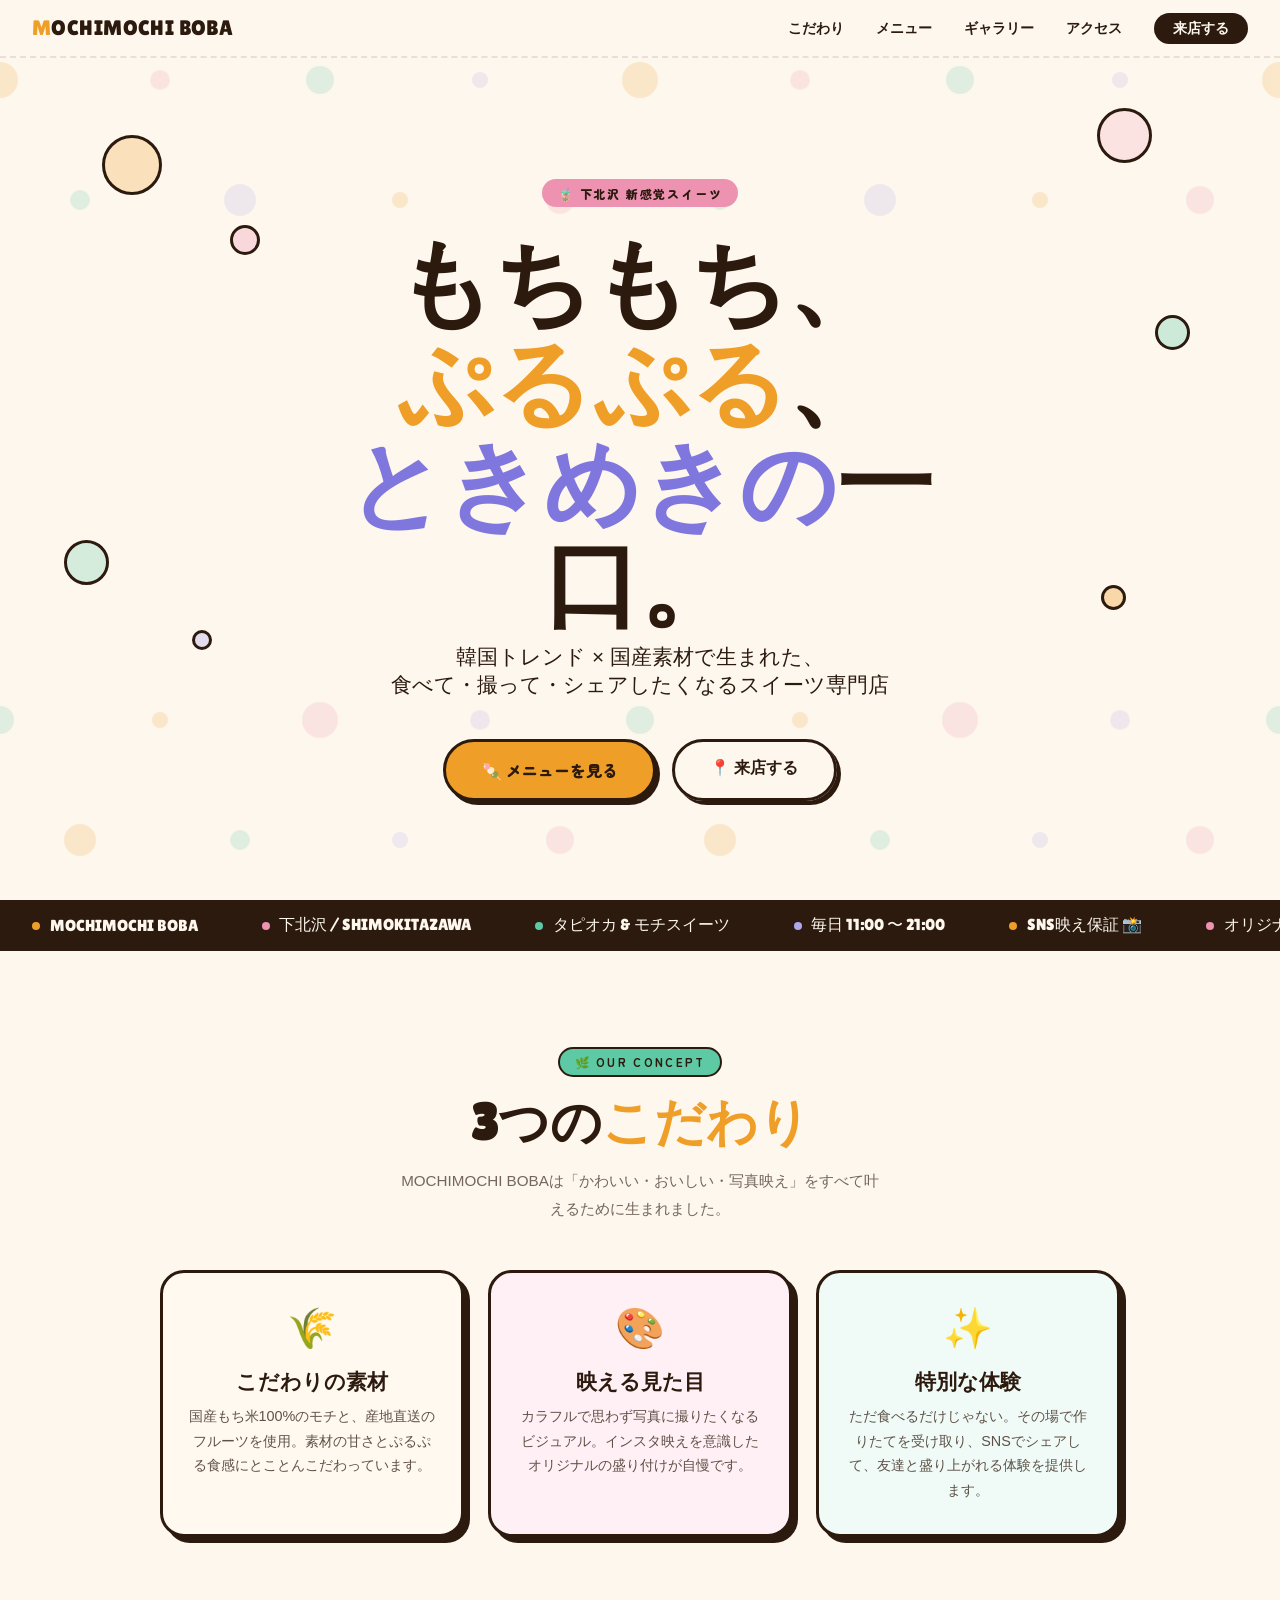
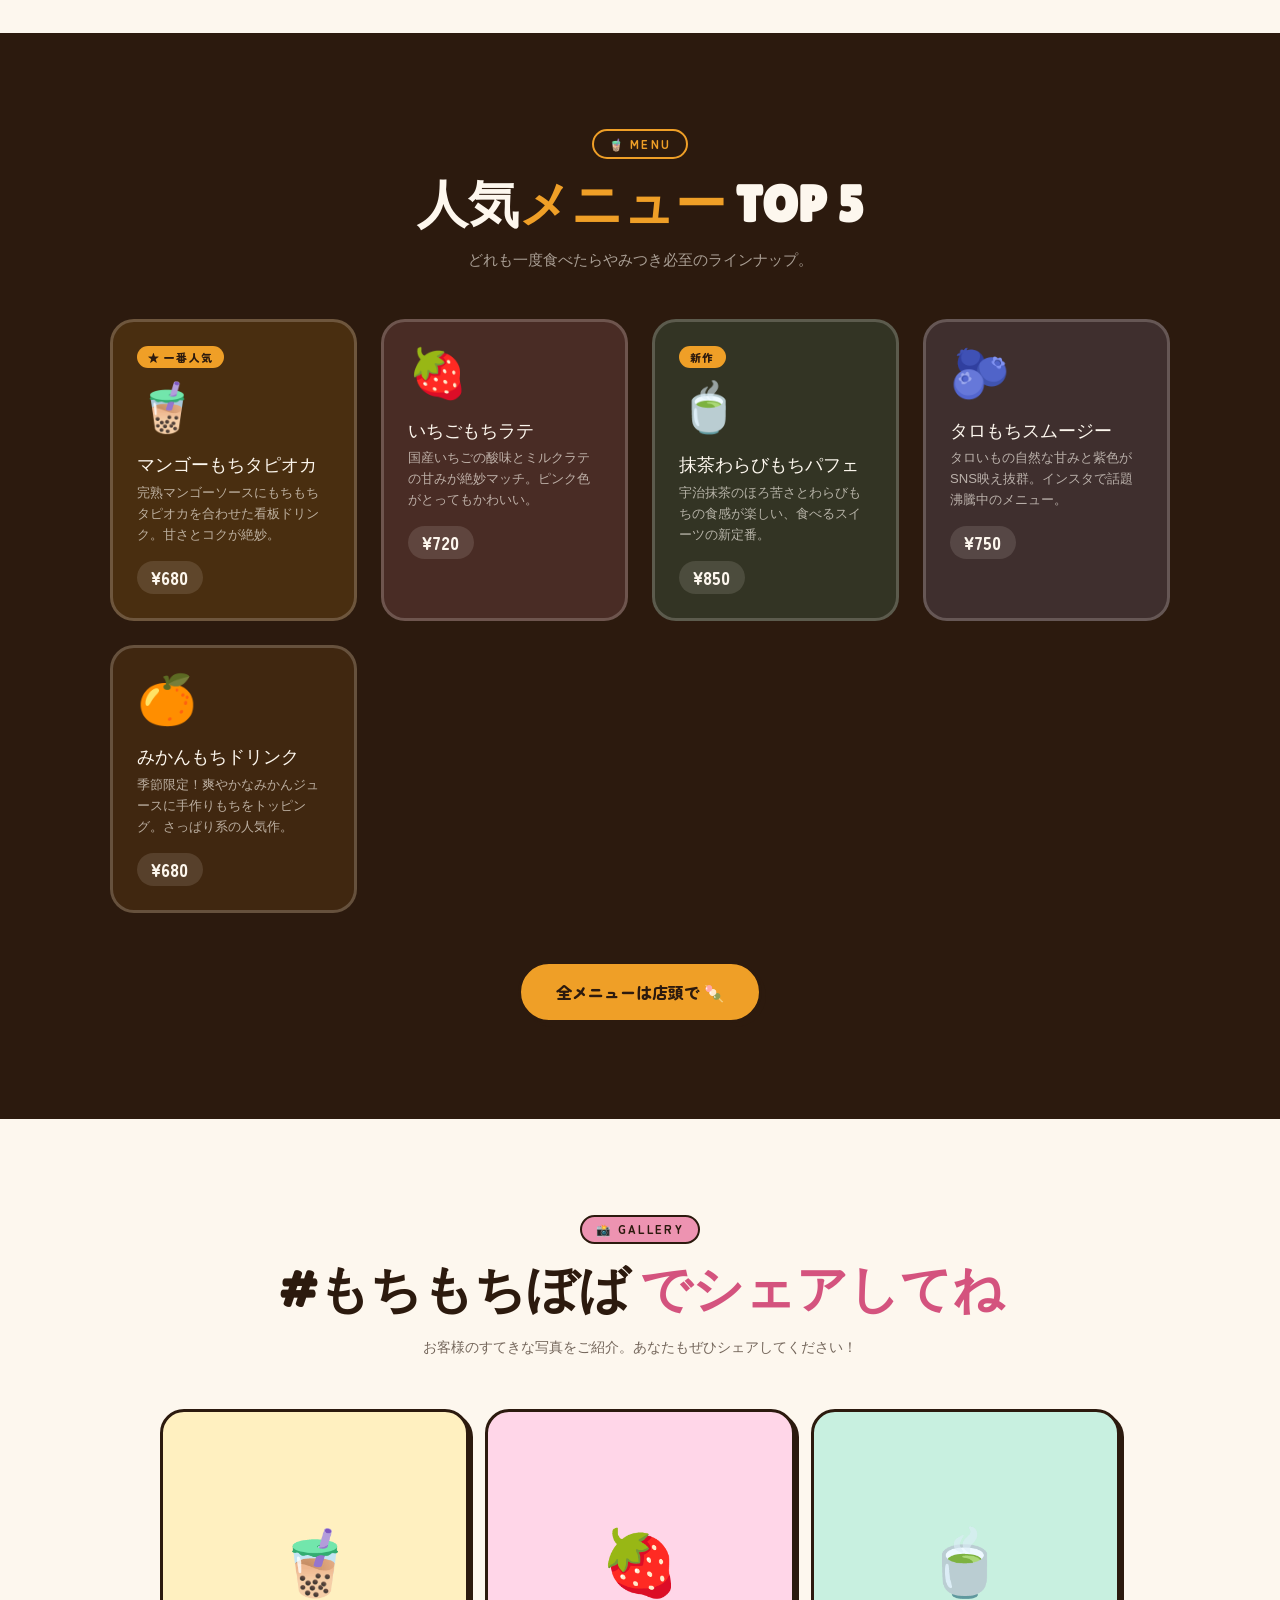
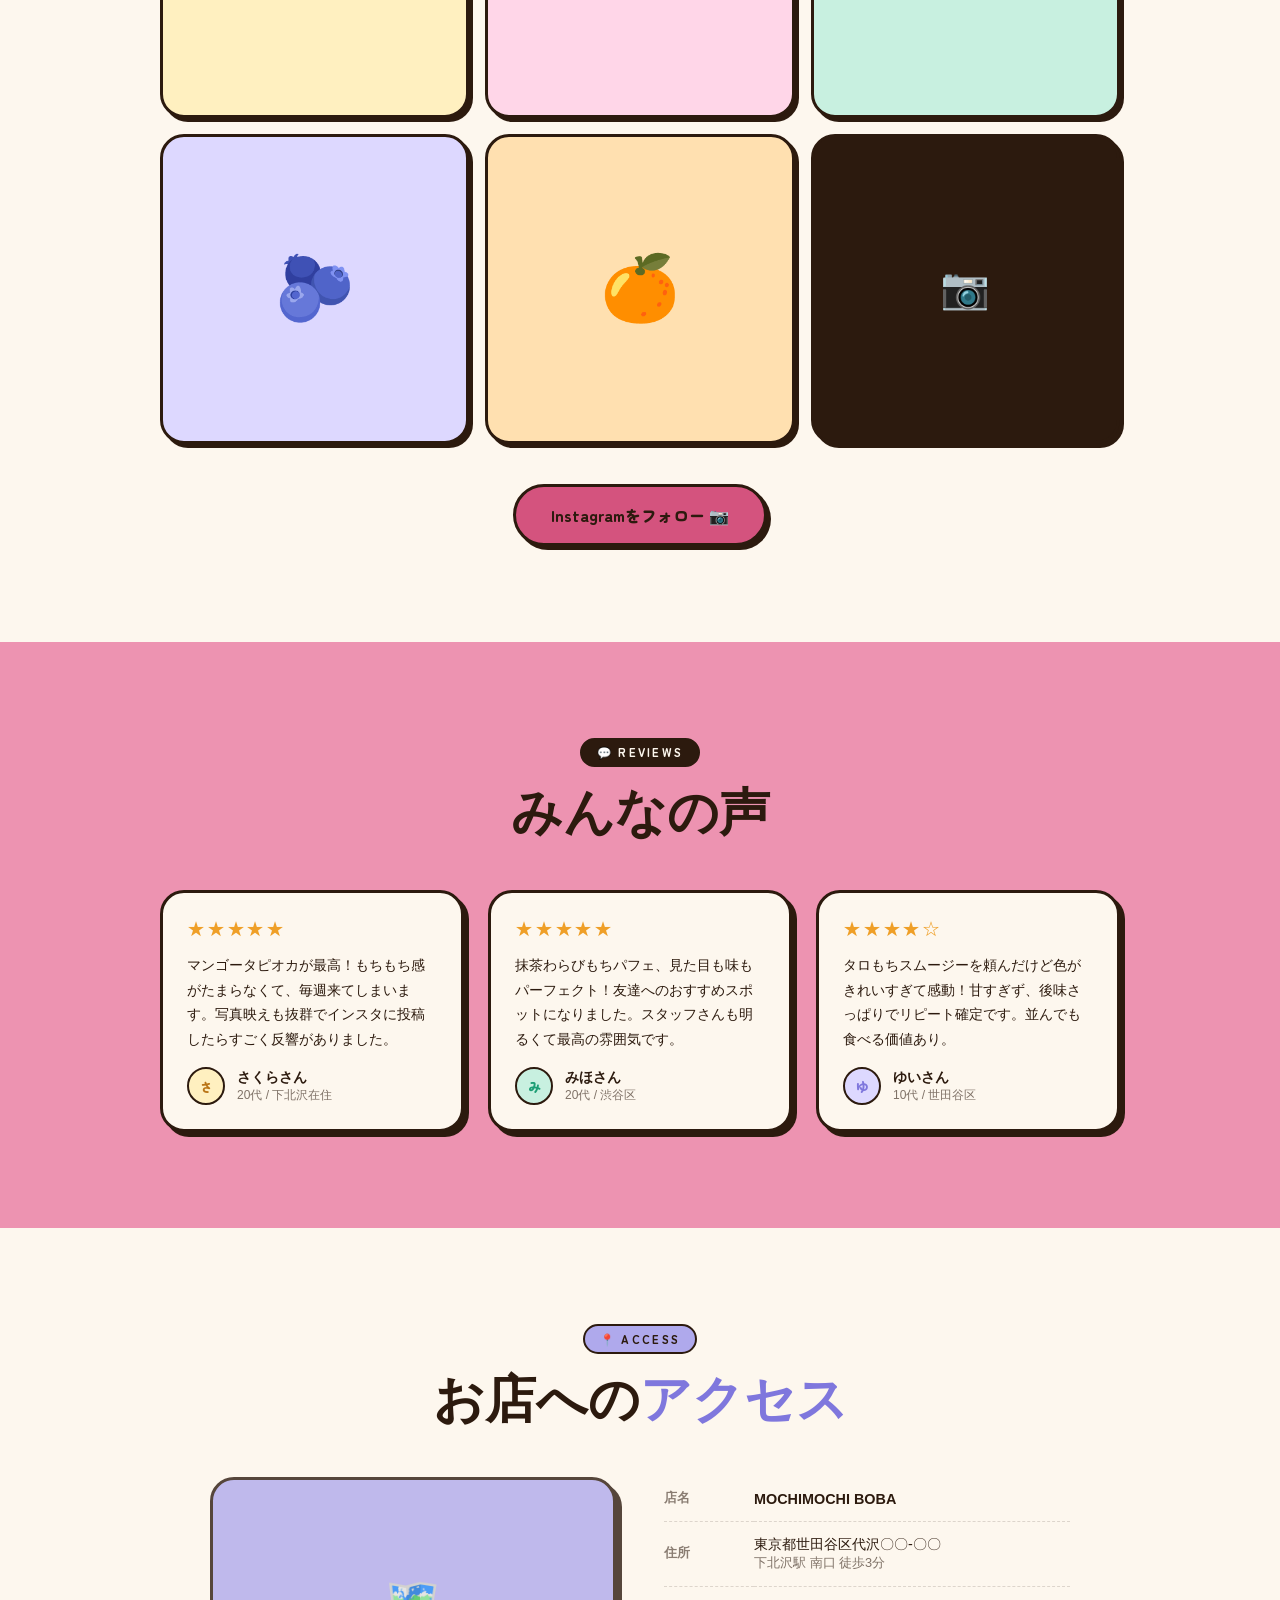
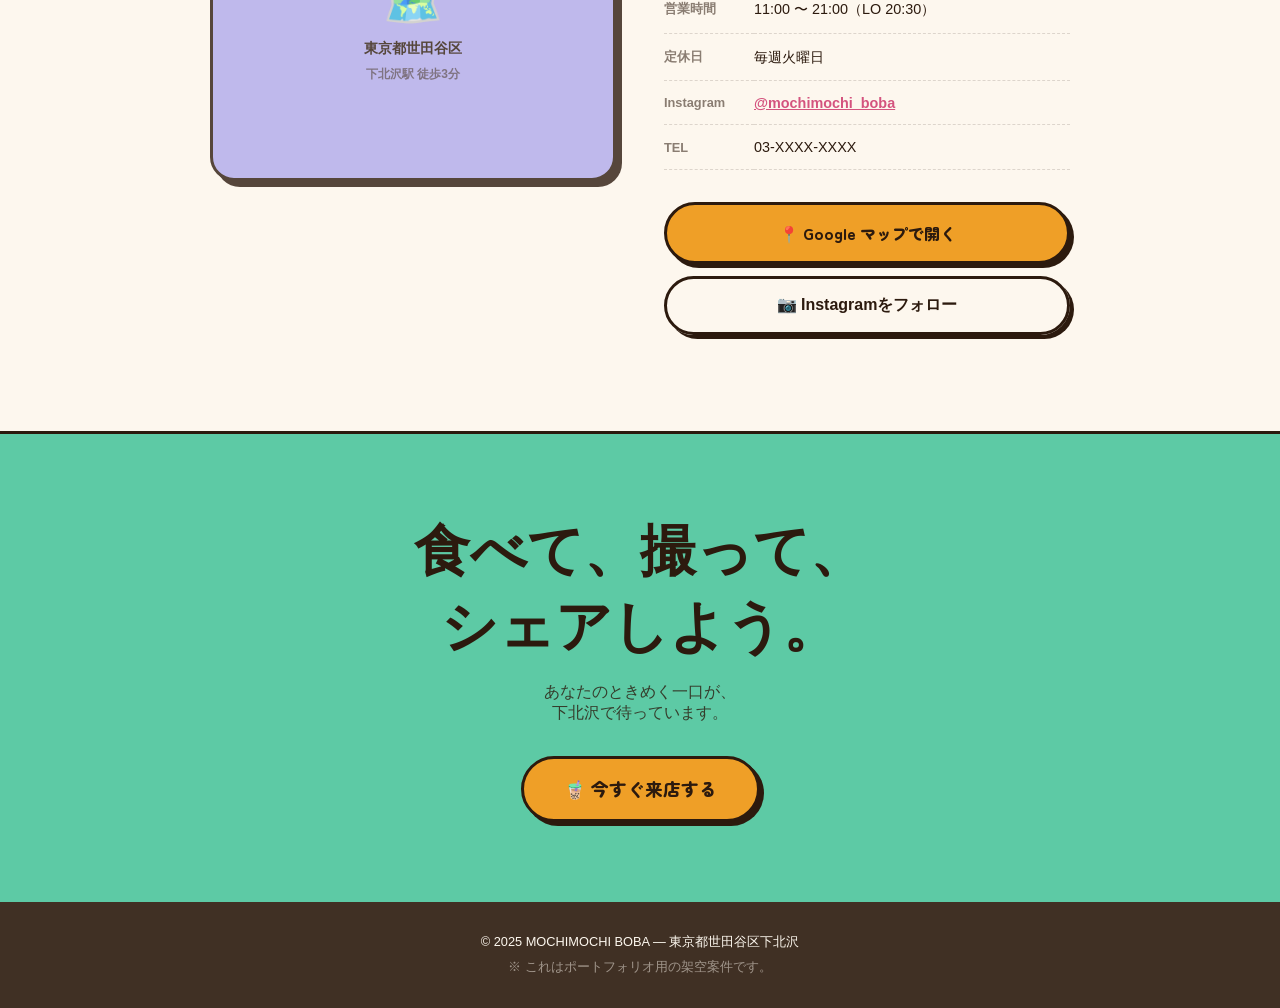
<file: works/mochimochi-boba/index.html>
<!DOCTYPE html>
<html lang="ja">
<head>
<meta charset="UTF-8">
<meta name="viewport" content="width=device-width, initial-scale=1.0">
<title>MOCHIMOCHI BOBA — 下北沢</title>
<link rel="preconnect" href="https://fonts.googleapis.com">
<link rel="preconnect" href="https://fonts.gstatic.com" crossorigin>
<link href="https://fonts.googleapis.com/css2?family=Zen+Maru+Gothic:wght@400;500;700;900&family=Lilita+One&family=Nunito:wght@400;700;900&display=swap" rel="stylesheet">
<style>
  :root {
    --mango:   #EF9F27;
    --mango-d: #BA7517;
    --straw:   #ED93B1;
    --straw-d: #D4537E;
    --matcha:  #5DCAA5;
    --matcha-d:#1D9E75;
    --taro:    #AFA9EC;
    --taro-d:  #7F77DD;
    --cream:   #FDF7EE;
    --dark:    #2C1A0E;
    --radius-lg: 24px;
    --radius-xl: 40px;
  }

  *, *::before, *::after { box-sizing: border-box; margin: 0; padding: 0; }

  html { scroll-behavior: smooth; }

  body {
    font-family: 'Zen Maru Gothic', sans-serif;
    background: var(--cream);
    color: var(--dark);
    overflow-x: hidden;
  }

  /* ── NOISE TEXTURE OVERLAY ── */
  body::before {
    content: '';
    position: fixed;
    inset: 0;
    background-image: url("data:image/svg+xml,%3Csvg viewBox='0 0 200 200' xmlns='http://www.w3.org/2000/svg'%3E%3Cfilter id='n'%3E%3CfeTurbulence type='fractalNoise' baseFrequency='0.9' numOctaves='4' stitchTiles='stitch'/%3E%3C/filter%3E%3Crect width='100%25' height='100%25' filter='url(%23n)' opacity='0.04'/%3E%3C/svg%3E");
    pointer-events: none;
    z-index: 0;
  }

  /* ── NAV ── */
  nav {
    position: fixed;
    top: 0; left: 0; right: 0;
    z-index: 100;
    display: flex;
    align-items: center;
    justify-content: space-between;
    padding: 1rem 2rem;
    background: rgba(253, 247, 238, 0.85);
    backdrop-filter: blur(12px);
    border-bottom: 2px dashed rgba(44,26,14,0.1);
  }

  .nav-logo {
    font-family: 'Lilita One', cursive;
    font-size: 1.3rem;
    color: var(--dark);
    text-decoration: none;
    letter-spacing: 0.02em;
  }
  .nav-logo span { color: var(--mango); }

  .nav-links { display: flex; gap: 2rem; list-style: none; }
  .nav-links a {
    font-size: 0.85rem;
    font-weight: 700;
    color: var(--dark);
    text-decoration: none;
    transition: color 0.2s;
  }
  .nav-links a:hover { color: var(--mango-d); }

  .nav-cta {
    background: var(--dark);
    color: var(--cream) !important;
    padding: 0.5rem 1.2rem;
    border-radius: 999px;
    transition: background 0.2s, transform 0.15s !important;
  }
  .nav-cta:hover { background: var(--mango-d) !important; transform: scale(1.04); }

  /* ── HERO ── */
  .hero {
    position: relative;
    min-height: 100vh;
    display: flex;
    align-items: center;
    justify-content: center;
    overflow: hidden;
    padding-top: 80px;
  }

  /* Polka-dot background */
  .hero-bg {
    position: absolute;
    inset: 0;
    z-index: 0;
  }
  .hero-bg svg { width: 100%; height: 100%; }

  .hero-content {
    position: relative;
    z-index: 2;
    text-align: center;
    padding: 2rem;
    max-width: 760px;
  }

  .hero-eyebrow {
    display: inline-block;
    background: var(--straw);
    color: var(--dark);
    font-size: 0.75rem;
    font-weight: 900;
    letter-spacing: 0.15em;
    text-transform: uppercase;
    padding: 0.35rem 1rem;
    border-radius: 999px;
    margin-bottom: 1.5rem;
    animation: pop-in 0.5s cubic-bezier(0.34,1.56,0.64,1) both;
  }

  .hero-title {
    font-family: 'Lilita One', cursive;
    font-size: clamp(3rem, 9vw, 6rem);
    line-height: 1.05;
    color: var(--dark);
    margin-bottom: 0.5rem;
    animation: pop-in 0.6s 0.1s cubic-bezier(0.34,1.56,0.64,1) both;
  }
  .hero-title .accent-mango { color: var(--mango); }
  .hero-title .accent-taro  { color: var(--taro-d); }

  .hero-sub {
    font-size: clamp(1rem, 2.5vw, 1.3rem);
    color: var(--dark);
    opacity: 0.7;
    margin-bottom: 2.5rem;
    font-weight: 500;
    animation: pop-in 0.6s 0.2s cubic-bezier(0.34,1.56,0.64,1) both;
  }

  .hero-btns {
    display: flex;
    gap: 1rem;
    justify-content: center;
    flex-wrap: wrap;
    animation: pop-in 0.6s 0.3s cubic-bezier(0.34,1.56,0.64,1) both;
  }

  .btn-primary {
    display: inline-block;
    background: var(--mango);
    color: var(--dark);
    font-family: 'Zen Maru Gothic', sans-serif;
    font-weight: 900;
    font-size: 1rem;
    padding: 1rem 2.2rem;
    border-radius: 999px;
    text-decoration: none;
    border: 3px solid var(--dark);
    box-shadow: 4px 4px 0 var(--dark);
    transition: transform 0.15s, box-shadow 0.15s;
  }
  .btn-primary:hover { transform: translate(-2px,-2px); box-shadow: 6px 6px 0 var(--dark); }
  .btn-primary:active { transform: translate(1px,1px); box-shadow: 2px 2px 0 var(--dark); }

  .btn-secondary {
    display: inline-block;
    background: transparent;
    color: var(--dark);
    font-family: 'Zen Maru Gothic', sans-serif;
    font-weight: 700;
    font-size: 1rem;
    padding: 1rem 2.2rem;
    border-radius: 999px;
    text-decoration: none;
    border: 3px solid var(--dark);
    box-shadow: 4px 4px 0 var(--dark);
    transition: transform 0.15s, box-shadow 0.15s, background 0.15s;
  }
  .btn-secondary:hover { background: rgba(44,26,14,0.06); transform: translate(-2px,-2px); box-shadow: 6px 6px 0 var(--dark); }

  /* Floating bubbles */
  .bubble {
    position: absolute;
    border-radius: 50%;
    border: 3px solid var(--dark);
    animation: float linear infinite;
    z-index: 1;
    pointer-events: none;
  }

  @keyframes float {
    0%   { transform: translateY(0) rotate(0deg); }
    50%  { transform: translateY(-20px) rotate(180deg); }
    100% { transform: translateY(0) rotate(360deg); }
  }

  @keyframes pop-in {
    from { opacity: 0; transform: scale(0.8) translateY(16px); }
    to   { opacity: 1; transform: scale(1) translateY(0); }
  }

  /* ── TICKER STRIP ── */
  .ticker-wrap {
    overflow: hidden;
    background: var(--dark);
    padding: 0.75rem 0;
    border-top: 3px solid var(--dark);
    border-bottom: 3px solid var(--dark);
    white-space: nowrap;
  }
  .ticker-track {
    display: inline-flex;
    gap: 0;
    animation: ticker 18s linear infinite;
  }
  .ticker-item {
    display: inline-flex;
    align-items: center;
    gap: 0.6rem;
    font-family: 'Lilita One', cursive;
    font-size: 1rem;
    color: var(--cream);
    padding: 0 2rem;
  }
  .ticker-dot {
    display: inline-block;
    width: 8px; height: 8px;
    border-radius: 50%;
  }
  @keyframes ticker {
    from { transform: translateX(0); }
    to   { transform: translateX(-50%); }
  }

  /* ── CONCEPT ── */
  .section { padding: 6rem 2rem; }
  .section-label {
    display: inline-block;
    font-size: 0.72rem;
    font-weight: 900;
    letter-spacing: 0.2em;
    text-transform: uppercase;
    padding: 0.3rem 0.9rem;
    border-radius: 999px;
    margin-bottom: 1rem;
    border: 2px solid var(--dark);
  }
  .section-heading {
    font-family: 'Lilita One', cursive;
    font-size: clamp(2rem, 5vw, 3.2rem);
    line-height: 1.15;
    margin-bottom: 1rem;
  }

  .concept-grid {
    display: grid;
    grid-template-columns: repeat(3, 1fr);
    gap: 1.5rem;
    max-width: 960px;
    margin: 3rem auto 0;
  }
  .concept-card {
    border: 3px solid var(--dark);
    border-radius: var(--radius-lg);
    padding: 2rem 1.5rem;
    box-shadow: 6px 6px 0 var(--dark);
    transition: transform 0.2s, box-shadow 0.2s;
  }
  .concept-card:hover { transform: translate(-3px,-3px); box-shadow: 9px 9px 0 var(--dark); }
  .concept-icon {
    font-size: 2.5rem;
    margin-bottom: 1rem;
    display: block;
  }
  .concept-card h3 {
    font-family: 'Lilita One', cursive;
    font-size: 1.3rem;
    margin-bottom: 0.5rem;
  }
  .concept-card p { font-size: 0.9rem; line-height: 1.7; opacity: 0.75; }

  /* ── MENU ── */
  .menu-section { background: var(--dark); color: var(--cream); padding: 6rem 2rem; }
  .menu-section .section-label { border-color: var(--mango); color: var(--mango); }
  .menu-section .section-heading { color: var(--cream); }

  .menu-grid {
    display: grid;
    grid-template-columns: repeat(auto-fit, minmax(200px, 1fr));
    gap: 1.5rem;
    max-width: 1060px;
    margin: 3rem auto 0;
  }

  .menu-card {
    border-radius: var(--radius-lg);
    padding: 1.5rem;
    border: 3px solid rgba(253,247,238,0.2);
    transition: transform 0.2s, border-color 0.2s;
    cursor: default;
  }
  .menu-card:hover { transform: translateY(-6px); border-color: rgba(253,247,238,0.6); }

  .menu-card-emoji { font-size: 3rem; display: block; margin-bottom: 1rem; }
  .menu-card-name {
    font-family: 'Lilita One', cursive;
    font-size: 1.15rem;
    margin-bottom: 0.3rem;
  }
  .menu-card-desc { font-size: 0.82rem; opacity: 0.65; line-height: 1.6; margin-bottom: 1rem; }
  .menu-card-price {
    display: inline-block;
    font-weight: 900;
    font-size: 1.1rem;
    background: rgba(253,247,238,0.12);
    padding: 0.25rem 0.9rem;
    border-radius: 999px;
  }
  .menu-popular-badge {
    display: inline-block;
    background: var(--mango);
    color: var(--dark);
    font-size: 0.68rem;
    font-weight: 900;
    letter-spacing: 0.1em;
    padding: 0.2rem 0.7rem;
    border-radius: 999px;
    margin-bottom: 0.75rem;
    text-transform: uppercase;
  }

  /* ── GALLERY ── */
  .gallery-section { padding: 6rem 2rem; }
  .gallery-grid {
    display: grid;
    grid-template-columns: repeat(3, 1fr);
    gap: 1rem;
    max-width: 960px;
    margin: 3rem auto 0;
  }
  .gallery-item {
    border-radius: var(--radius-lg);
    border: 3px solid var(--dark);
    overflow: hidden;
    aspect-ratio: 1;
    display: flex;
    align-items: center;
    justify-content: center;
    font-size: 4rem;
    cursor: pointer;
    transition: transform 0.2s, box-shadow 0.2s;
    box-shadow: 4px 4px 0 var(--dark);
    position: relative;
  }
  .gallery-item:hover { transform: translate(-3px,-3px) rotate(-1deg); box-shadow: 7px 7px 0 var(--dark); }
  .gallery-item .insta-overlay {
    position: absolute;
    inset: 0;
    background: rgba(44,26,14,0.5);
    display: flex;
    align-items: center;
    justify-content: center;
    opacity: 0;
    transition: opacity 0.2s;
    border-radius: calc(var(--radius-lg) - 3px);
  }
  .gallery-item:hover .insta-overlay { opacity: 1; }
  .insta-overlay span { color: white; font-size: 0.85rem; font-weight: 900; }

  /* ── REVIEWS ── */
  .review-section { background: var(--straw); padding: 6rem 2rem; }
  .review-section .section-label { background: var(--dark); color: var(--cream); border-color: var(--dark); }
  .review-grid {
    display: grid;
    grid-template-columns: repeat(auto-fit, minmax(260px, 1fr));
    gap: 1.5rem;
    max-width: 960px;
    margin: 3rem auto 0;
  }
  .review-card {
    background: var(--cream);
    border: 3px solid var(--dark);
    border-radius: var(--radius-lg);
    padding: 1.5rem;
    box-shadow: 5px 5px 0 var(--dark);
  }
  .review-stars { color: var(--mango); font-size: 1.1rem; margin-bottom: 0.75rem; letter-spacing: 0.1em; }
  .review-text { font-size: 0.9rem; line-height: 1.7; margin-bottom: 1rem; }
  .review-author { display: flex; align-items: center; gap: 0.75rem; }
  .review-avatar {
    width: 38px; height: 38px;
    border-radius: 50%;
    border: 2px solid var(--dark);
    display: flex; align-items: center; justify-content: center;
    font-weight: 900; font-size: 0.8rem;
  }
  .review-name { font-weight: 700; font-size: 0.85rem; }
  .review-meta { font-size: 0.75rem; opacity: 0.6; }

  /* ── ACCESS ── */
  .access-section { padding: 6rem 2rem; }
  .access-inner {
    max-width: 860px;
    margin: 0 auto;
    display: grid;
    grid-template-columns: 1fr 1fr;
    gap: 3rem;
    align-items: start;
  }
  .access-map-placeholder {
    background: var(--taro);
    border: 3px solid var(--dark);
    border-radius: var(--radius-lg);
    box-shadow: 6px 6px 0 var(--dark);
    aspect-ratio: 4/3;
    display: flex;
    align-items: center;
    justify-content: center;
    font-size: 0.9rem;
    font-weight: 700;
    color: var(--dark);
    opacity: 0.8;
    flex-direction: column;
    gap: 0.5rem;
  }
  .access-map-placeholder span { font-size: 3rem; }
  .info-table { width: 100%; border-collapse: collapse; font-size: 0.9rem; }
  .info-table tr { border-bottom: 1.5px dashed rgba(44,26,14,0.15); }
  .info-table td { padding: 0.85rem 0; }
  .info-table td:first-child { font-weight: 700; width: 90px; opacity: 0.55; font-size: 0.8rem; }

  /* ── FOOTER CTA ── */
  .footer-cta {
    background: var(--matcha);
    padding: 5rem 2rem;
    text-align: center;
    border-top: 3px solid var(--dark);
  }
  .footer-cta h2 {
    font-family: 'Lilita One', cursive;
    font-size: clamp(2rem, 5vw, 3.5rem);
    color: var(--dark);
    margin-bottom: 1rem;
  }
  .footer-cta p { font-size: 1rem; margin-bottom: 2rem; opacity: 0.8; }

  footer {
    background: var(--dark);
    color: var(--cream);
    padding: 2rem;
    text-align: center;
    font-size: 0.8rem;
    opacity: 0.9;
  }
  footer span { opacity: 0.5; }

  /* ── RESPONSIVE ── */
  @media (max-width: 700px) {
    .nav-links { display: none; }
    .concept-grid { grid-template-columns: 1fr; }
    .gallery-grid { grid-template-columns: repeat(2, 1fr); }
    .access-inner { grid-template-columns: 1fr; }
    .hero-title { font-size: clamp(2.5rem, 14vw, 4rem); }
  }

  /* ── SCROLL FADE-IN ── */
  .fade-up {
    opacity: 0;
    transform: translateY(30px);
    transition: opacity 0.6s ease, transform 0.6s ease;
  }
  .fade-up.visible { opacity: 1; transform: translateY(0); }
</style>
</head>
<body>

<!-- NAV -->
<nav>
  <a class="nav-logo" href="#"><span>M</span>OCHIMOCHI BOBA</a>
  <ul class="nav-links">
    <li><a href="#concept">こだわり</a></li>
    <li><a href="#menu">メニュー</a></li>
    <li><a href="#gallery">ギャラリー</a></li>
    <li><a href="#access">アクセス</a></li>
    <li><a href="#access" class="nav-cta">来店する</a></li>
  </ul>
</nav>

<!-- HERO -->
<section class="hero">
  <!-- polka dot SVG bg -->
  <div class="hero-bg" aria-hidden="true">
    <svg viewBox="0 0 1440 900" preserveAspectRatio="xMidYMid slice" xmlns="http://www.w3.org/2000/svg">
      <rect width="1440" height="900" fill="#FDF7EE"/>
      <!-- dot grid -->
      <g opacity="0.18">
        <circle cx="80"  cy="80"  r="18" fill="#EF9F27"/>
        <circle cx="240" cy="80"  r="10" fill="#ED93B1"/>
        <circle cx="400" cy="80"  r="14" fill="#5DCAA5"/>
        <circle cx="560" cy="80"  r="8"  fill="#AFA9EC"/>
        <circle cx="720" cy="80"  r="18" fill="#EF9F27"/>
        <circle cx="880" cy="80"  r="10" fill="#ED93B1"/>
        <circle cx="1040" cy="80" r="14" fill="#5DCAA5"/>
        <circle cx="1200" cy="80" r="8"  fill="#AFA9EC"/>
        <circle cx="1360" cy="80" r="18" fill="#EF9F27"/>

        <circle cx="160"  cy="200" r="10" fill="#5DCAA5"/>
        <circle cx="320"  cy="200" r="16" fill="#AFA9EC"/>
        <circle cx="480"  cy="200" r="8"  fill="#EF9F27"/>
        <circle cx="640"  cy="200" r="14" fill="#ED93B1"/>
        <circle cx="800"  cy="200" r="10" fill="#5DCAA5"/>
        <circle cx="960"  cy="200" r="16" fill="#AFA9EC"/>
        <circle cx="1120" cy="200" r="8"  fill="#EF9F27"/>
        <circle cx="1280" cy="200" r="14" fill="#ED93B1"/>
        <circle cx="1440" cy="200" r="10" fill="#5DCAA5"/>

        <circle cx="80"  cy="720" r="14" fill="#5DCAA5"/>
        <circle cx="240" cy="720" r="8"  fill="#EF9F27"/>
        <circle cx="400" cy="720" r="18" fill="#ED93B1"/>
        <circle cx="560" cy="720" r="10" fill="#AFA9EC"/>
        <circle cx="720" cy="720" r="14" fill="#5DCAA5"/>
        <circle cx="880" cy="720" r="8"  fill="#EF9F27"/>
        <circle cx="1040" cy="720" r="18" fill="#ED93B1"/>
        <circle cx="1200" cy="720" r="10" fill="#AFA9EC"/>
        <circle cx="1360" cy="720" r="14" fill="#5DCAA5"/>

        <circle cx="160"  cy="840" r="16" fill="#EF9F27"/>
        <circle cx="320"  cy="840" r="10" fill="#5DCAA5"/>
        <circle cx="480"  cy="840" r="8"  fill="#AFA9EC"/>
        <circle cx="640"  cy="840" r="14" fill="#ED93B1"/>
        <circle cx="800"  cy="840" r="16" fill="#EF9F27"/>
        <circle cx="960"  cy="840" r="10" fill="#5DCAA5"/>
        <circle cx="1120" cy="840" r="8"  fill="#AFA9EC"/>
        <circle cx="1280" cy="840" r="14" fill="#ED93B1"/>
      </g>
    </svg>
  </div>

  <!-- floating bubbles -->
  <div class="bubble" style="width:60px;height:60px;background:rgba(239,159,39,0.25);top:15%;left:8%;animation-duration:6s;animation-delay:0s;"></div>
  <div class="bubble" style="width:30px;height:30px;background:rgba(237,147,177,0.3);top:25%;left:18%;animation-duration:5s;animation-delay:1s;"></div>
  <div class="bubble" style="width:45px;height:45px;background:rgba(93,202,165,0.25);top:60%;left:5%;animation-duration:7s;animation-delay:0.5s;"></div>
  <div class="bubble" style="width:20px;height:20px;background:rgba(175,169,236,0.35);top:70%;left:15%;animation-duration:4s;animation-delay:2s;"></div>
  <div class="bubble" style="width:55px;height:55px;background:rgba(237,147,177,0.2);top:12%;right:10%;animation-duration:8s;animation-delay:0.3s;"></div>
  <div class="bubble" style="width:35px;height:35px;background:rgba(93,202,165,0.3);top:35%;right:7%;animation-duration:5.5s;animation-delay:1.5s;"></div>
  <div class="bubble" style="width:25px;height:25px;background:rgba(239,159,39,0.35);top:65%;right:12%;animation-duration:6s;animation-delay:0.8s;"></div>

  <div class="hero-content">
    <span class="hero-eyebrow">🧋 下北沢 新感覚スイーツ</span>
    <h1 class="hero-title">
      もちもち、<br>
      <span class="accent-mango">ぷるぷる</span>、<br>
      <span class="accent-taro">ときめきの</span>一口。
    </h1>
    <p class="hero-sub">韓国トレンド × 国産素材で生まれた、<br>食べて・撮って・シェアしたくなるスイーツ専門店</p>
    <div class="hero-btns">
      <a href="#menu" class="btn-primary">🍡 メニューを見る</a>
      <a href="#access" class="btn-secondary">📍 来店する</a>
    </div>
  </div>
</section>

<!-- TICKER -->
<div class="ticker-wrap" aria-hidden="true">
  <div class="ticker-track">
    <!-- 2 copies for seamless loop -->
    <span class="ticker-item"><span class="ticker-dot" style="background:var(--mango)"></span> MOCHIMOCHI BOBA</span>
    <span class="ticker-item"><span class="ticker-dot" style="background:var(--straw)"></span> 下北沢 / SHIMOKITAZAWA</span>
    <span class="ticker-item"><span class="ticker-dot" style="background:var(--matcha)"></span> タピオカ &amp; モチスイーツ</span>
    <span class="ticker-item"><span class="ticker-dot" style="background:var(--taro)"></span> 毎日 11:00 〜 21:00</span>
    <span class="ticker-item"><span class="ticker-dot" style="background:var(--mango)"></span> SNS映え保証 📸</span>
    <span class="ticker-item"><span class="ticker-dot" style="background:var(--straw)"></span> オリジナルレシピ</span>
    <span class="ticker-item"><span class="ticker-dot" style="background:var(--matcha)"></span> テイクアウト OK</span>
    <span class="ticker-item"><span class="ticker-dot" style="background:var(--taro)"></span> MOCHIMOCHI BOBA</span>
    <span class="ticker-item"><span class="ticker-dot" style="background:var(--mango)"></span> 下北沢 / SHIMOKITAZAWA</span>
    <span class="ticker-item"><span class="ticker-dot" style="background:var(--straw)"></span> タピオカ &amp; モチスイーツ</span>
    <span class="ticker-item"><span class="ticker-dot" style="background:var(--matcha)"></span> 毎日 11:00 〜 21:00</span>
    <span class="ticker-item"><span class="ticker-dot" style="background:var(--taro)"></span> SNS映え保証 📸</span>
    <span class="ticker-item"><span class="ticker-dot" style="background:var(--mango)"></span> オリジナルレシピ</span>
    <span class="ticker-item"><span class="ticker-dot" style="background:var(--straw)"></span> テイクアウト OK</span>
  </div>
</div>

<!-- CONCEPT -->
<section id="concept" class="section fade-up" style="text-align:center;">
  <span class="section-label" style="background:var(--matcha);border-color:var(--dark);">🌿 Our Concept</span>
  <h2 class="section-heading">3つの<span style="color:var(--mango);">こだわり</span></h2>
  <p style="max-width:480px;margin:0 auto;opacity:0.65;font-size:0.95rem;line-height:1.8;">
    MOCHIMOCHI BOBAは「かわいい・おいしい・写真映え」をすべて叶えるために生まれました。
  </p>
  <div class="concept-grid">
    <div class="concept-card fade-up" style="background:#FFF9F0;">
      <span class="concept-icon">🌾</span>
      <h3>こだわりの素材</h3>
      <p>国産もち米100%のモチと、産地直送のフルーツを使用。素材の甘さとぷるぷる食感にとことんこだわっています。</p>
    </div>
    <div class="concept-card fade-up" style="background:#FFF0F5;">
      <span class="concept-icon">🎨</span>
      <h3>映える見た目</h3>
      <p>カラフルで思わず写真に撮りたくなるビジュアル。インスタ映えを意識したオリジナルの盛り付けが自慢です。</p>
    </div>
    <div class="concept-card fade-up" style="background:#F0FBF7;">
      <span class="concept-icon">✨</span>
      <h3>特別な体験</h3>
      <p>ただ食べるだけじゃない。その場で作りたてを受け取り、SNSでシェアして、友達と盛り上がれる体験を提供します。</p>
    </div>
  </div>
</section>

<!-- MENU -->
<section id="menu" class="menu-section">
  <div style="text-align:center;">
    <span class="section-label">🧋 Menu</span>
    <h2 class="section-heading">人気<span style="color:var(--mango);">メニュー</span> TOP 5</h2>
    <p style="opacity:0.6;font-size:0.95rem;margin-top:0.5rem;">どれも一度食べたらやみつき必至のラインナップ。</p>
  </div>
  <div class="menu-grid">
    <div class="menu-card" style="background:rgba(239,159,39,0.15);">
      <span class="menu-popular-badge">★ 一番人気</span>
      <span class="menu-card-emoji">🧋</span>
      <div class="menu-card-name">マンゴーもちタピオカ</div>
      <div class="menu-card-desc">完熟マンゴーソースにもちもちタピオカを合わせた看板ドリンク。甘さとコクが絶妙。</div>
      <span class="menu-card-price">¥680</span>
    </div>
    <div class="menu-card" style="background:rgba(237,147,177,0.15);">
      <span class="menu-card-emoji">🍓</span>
      <div class="menu-card-name">いちごもちラテ</div>
      <div class="menu-card-desc">国産いちごの酸味とミルクラテの甘みが絶妙マッチ。ピンク色がとってもかわいい。</div>
      <span class="menu-card-price">¥720</span>
    </div>
    <div class="menu-card" style="background:rgba(93,202,165,0.15);">
      <span class="menu-popular-badge">新作</span>
      <span class="menu-card-emoji">🍵</span>
      <div class="menu-card-name">抹茶わらびもちパフェ</div>
      <div class="menu-card-desc">宇治抹茶のほろ苦さとわらびもちの食感が楽しい、食べるスイーツの新定番。</div>
      <span class="menu-card-price">¥850</span>
    </div>
    <div class="menu-card" style="background:rgba(175,169,236,0.15);">
      <span class="menu-card-emoji">🫐</span>
      <div class="menu-card-name">タロもちスムージー</div>
      <div class="menu-card-desc">タロいもの自然な甘みと紫色がSNS映え抜群。インスタで話題沸騰中のメニュー。</div>
      <span class="menu-card-price">¥750</span>
    </div>
    <div class="menu-card" style="background:rgba(239,159,39,0.1);">
      <span class="menu-card-emoji">🍊</span>
      <div class="menu-card-name">みかんもちドリンク</div>
      <div class="menu-card-desc">季節限定！爽やかなみかんジュースに手作りもちをトッピング。さっぱり系の人気作。</div>
      <span class="menu-card-price">¥680</span>
    </div>
  </div>
  <div style="text-align:center;margin-top:3rem;">
    <a href="#access" class="btn-primary" style="background:var(--mango);">全メニューは店頭で 🍡</a>
  </div>
</section>

<!-- GALLERY -->
<section id="gallery" class="gallery-section fade-up" style="text-align:center;">
  <span class="section-label" style="background:var(--straw);border-color:var(--dark);">📸 Gallery</span>
  <h2 class="section-heading">#もちもちぼば <span style="color:var(--straw-d);">でシェアしてね</span></h2>
  <p style="max-width:440px;margin:0 auto;opacity:0.65;font-size:0.9rem;line-height:1.8;">
    お客様のすてきな写真をご紹介。あなたもぜひシェアしてください！
  </p>
  <div class="gallery-grid">
    <div class="gallery-item" style="background:#FFF0C0;font-size:4rem;" tabindex="0">🧋
      <div class="insta-overlay"><span>@mochimochi_boba</span></div>
    </div>
    <div class="gallery-item" style="background:#FFD6E8;font-size:4rem;" tabindex="0">🍓
      <div class="insta-overlay"><span>@mochimochi_boba</span></div>
    </div>
    <div class="gallery-item" style="background:#C8F0E0;font-size:4rem;" tabindex="0">🍵
      <div class="insta-overlay"><span>@mochimochi_boba</span></div>
    </div>
    <div class="gallery-item" style="background:#DDD8FF;font-size:4rem;" tabindex="0">🫐
      <div class="insta-overlay"><span>@mochimochi_boba</span></div>
    </div>
    <div class="gallery-item" style="background:#FFE0B0;font-size:4rem;" tabindex="0">🍊
      <div class="insta-overlay"><span>@mochimochi_boba</span></div>
    </div>
    <div class="gallery-item" style="background:var(--dark);font-size:2.5rem;color:var(--cream);" tabindex="0">
      📷
      <div class="insta-overlay"><span>Instagramをフォロー ↗</span></div>
    </div>
  </div>
  <div style="margin-top:2.5rem;">
    <a href="#" class="btn-primary" style="background:var(--straw-d);">Instagramをフォロー 📷</a>
  </div>
</section>

<!-- REVIEWS -->
<section id="reviews" class="review-section">
  <div style="text-align:center;" class="fade-up">
    <span class="section-label">💬 Reviews</span>
    <h2 class="section-heading">みんなの<span style="color:var(--dark);">声</span></h2>
  </div>
  <div class="review-grid">
    <div class="review-card fade-up">
      <div class="review-stars">★★★★★</div>
      <p class="review-text">マンゴータピオカが最高！もちもち感がたまらなくて、毎週来てしまいます。写真映えも抜群でインスタに投稿したらすごく反響がありました。</p>
      <div class="review-author">
        <div class="review-avatar" style="background:#FFF0C0;color:var(--mango-d);">さ</div>
        <div>
          <div class="review-name">さくらさん</div>
          <div class="review-meta">20代 / 下北沢在住</div>
        </div>
      </div>
    </div>
    <div class="review-card fade-up">
      <div class="review-stars">★★★★★</div>
      <p class="review-text">抹茶わらびもちパフェ、見た目も味もパーフェクト！友達へのおすすめスポットになりました。スタッフさんも明るくて最高の雰囲気です。</p>
      <div class="review-author">
        <div class="review-avatar" style="background:#C8F0E0;color:var(--matcha-d);">み</div>
        <div>
          <div class="review-name">みほさん</div>
          <div class="review-meta">20代 / 渋谷区</div>
        </div>
      </div>
    </div>
    <div class="review-card fade-up">
      <div class="review-stars">★★★★☆</div>
      <p class="review-text">タロもちスムージーを頼んだけど色がきれいすぎて感動！甘すぎず、後味さっぱりでリピート確定です。並んでも食べる価値あり。</p>
      <div class="review-author">
        <div class="review-avatar" style="background:#DDD8FF;color:var(--taro-d);">ゆ</div>
        <div>
          <div class="review-name">ゆいさん</div>
          <div class="review-meta">10代 / 世田谷区</div>
        </div>
      </div>
    </div>
  </div>
</section>

<!-- ACCESS -->
<section id="access" class="access-section fade-up">
  <div style="text-align:center;margin-bottom:3rem;">
    <span class="section-label" style="background:var(--taro);border-color:var(--dark);">📍 Access</span>
    <h2 class="section-heading">お店への<span style="color:var(--taro-d);">アクセス</span></h2>
  </div>
  <div class="access-inner">
    <div class="access-map-placeholder">
      <span>🗺️</span>
      <div>東京都世田谷区</div>
      <div style="font-size:0.75rem;opacity:0.6;">下北沢駅 徒歩3分</div>
    </div>
    <div>
      <table class="info-table">
        <tr><td>店名</td><td><strong>MOCHIMOCHI BOBA</strong></td></tr>
        <tr><td>住所</td><td>東京都世田谷区代沢〇〇-〇〇<br><span style="font-size:0.8rem;opacity:0.6;">下北沢駅 南口 徒歩3分</span></td></tr>
        <tr><td>営業時間</td><td>11:00 〜 21:00（LO 20:30）</td></tr>
        <tr><td>定休日</td><td>毎週火曜日</td></tr>
        <tr><td>Instagram</td><td><a href="#" style="color:var(--straw-d);font-weight:700;">@mochimochi_boba</a></td></tr>
        <tr><td>TEL</td><td>03-XXXX-XXXX</td></tr>
      </table>
      <div style="margin-top:2rem;display:flex;flex-direction:column;gap:0.75rem;">
        <a href="#" class="btn-primary" style="text-align:center;display:block;">📍 Google マップで開く</a>
        <a href="#" class="btn-secondary" style="text-align:center;display:block;">📷 Instagramをフォロー</a>
      </div>
    </div>
  </div>
</section>

<!-- FOOTER CTA -->
<section class="footer-cta">
  <h2>食べて、撮って、<br>シェアしよう。</h2>
  <p>あなたのときめく一口が、<br>下北沢で待っています。</p>
  <a href="#access" class="btn-primary" style="font-size:1.1rem;padding:1.1rem 2.5rem;">🧋 今すぐ来店する</a>
</section>

<footer>
  <p>© 2025 MOCHIMOCHI BOBA — 東京都世田谷区下北沢</p>
  <p style="margin-top:0.5rem;"><span>※ これはポートフォリオ用の架空案件です。</span></p>
</footer>

<script>
  // Scroll fade-in
  const observer = new IntersectionObserver(entries => {
    entries.forEach(e => {
      if (e.isIntersecting) {
        e.target.classList.add('visible');
        observer.unobserve(e.target);
      }
    });
  }, { threshold: 0.12 });

  document.querySelectorAll('.fade-up').forEach(el => observer.observe(el));

  // Stagger concept cards
  document.querySelectorAll('.concept-card').forEach((card, i) => {
    card.style.transitionDelay = (i * 0.12) + 's';
  });
  document.querySelectorAll('.review-card').forEach((card, i) => {
    card.style.transitionDelay = (i * 0.1) + 's';
  });
</script>
</body>
</html>
</file>
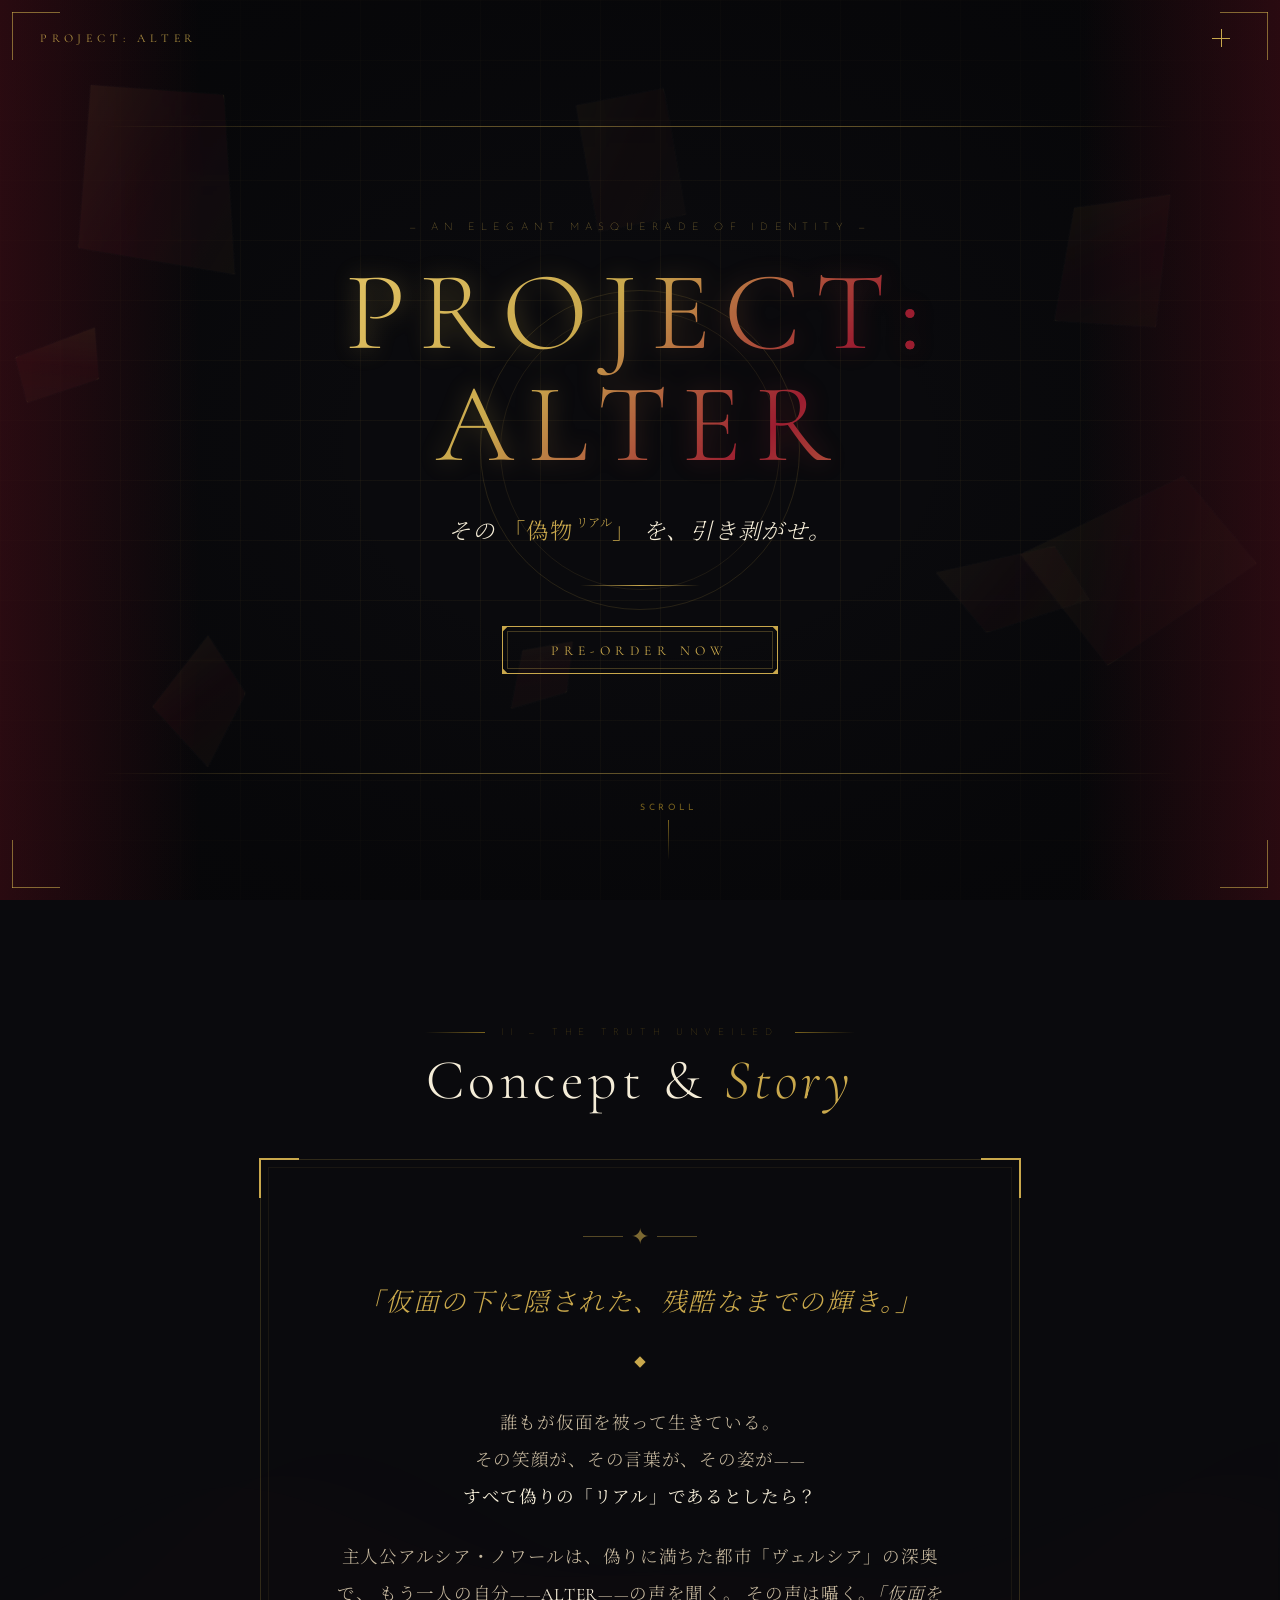
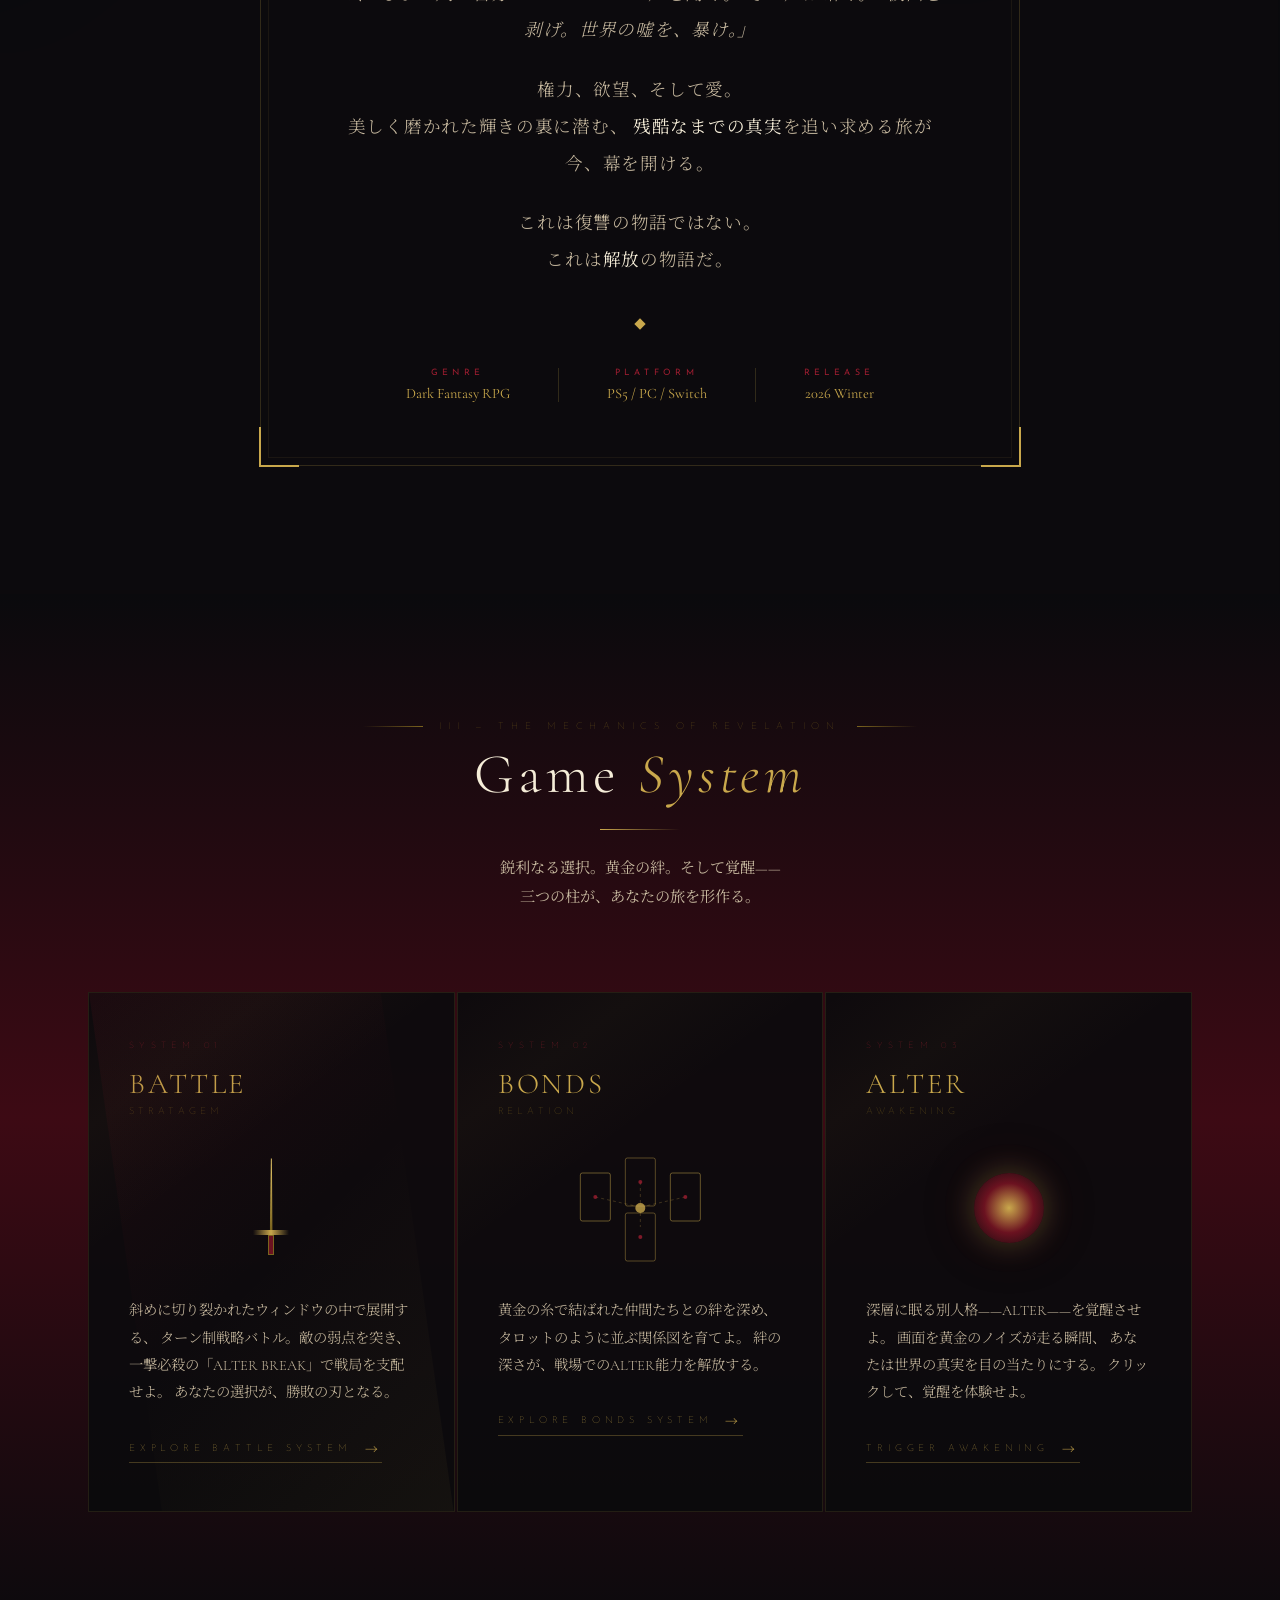
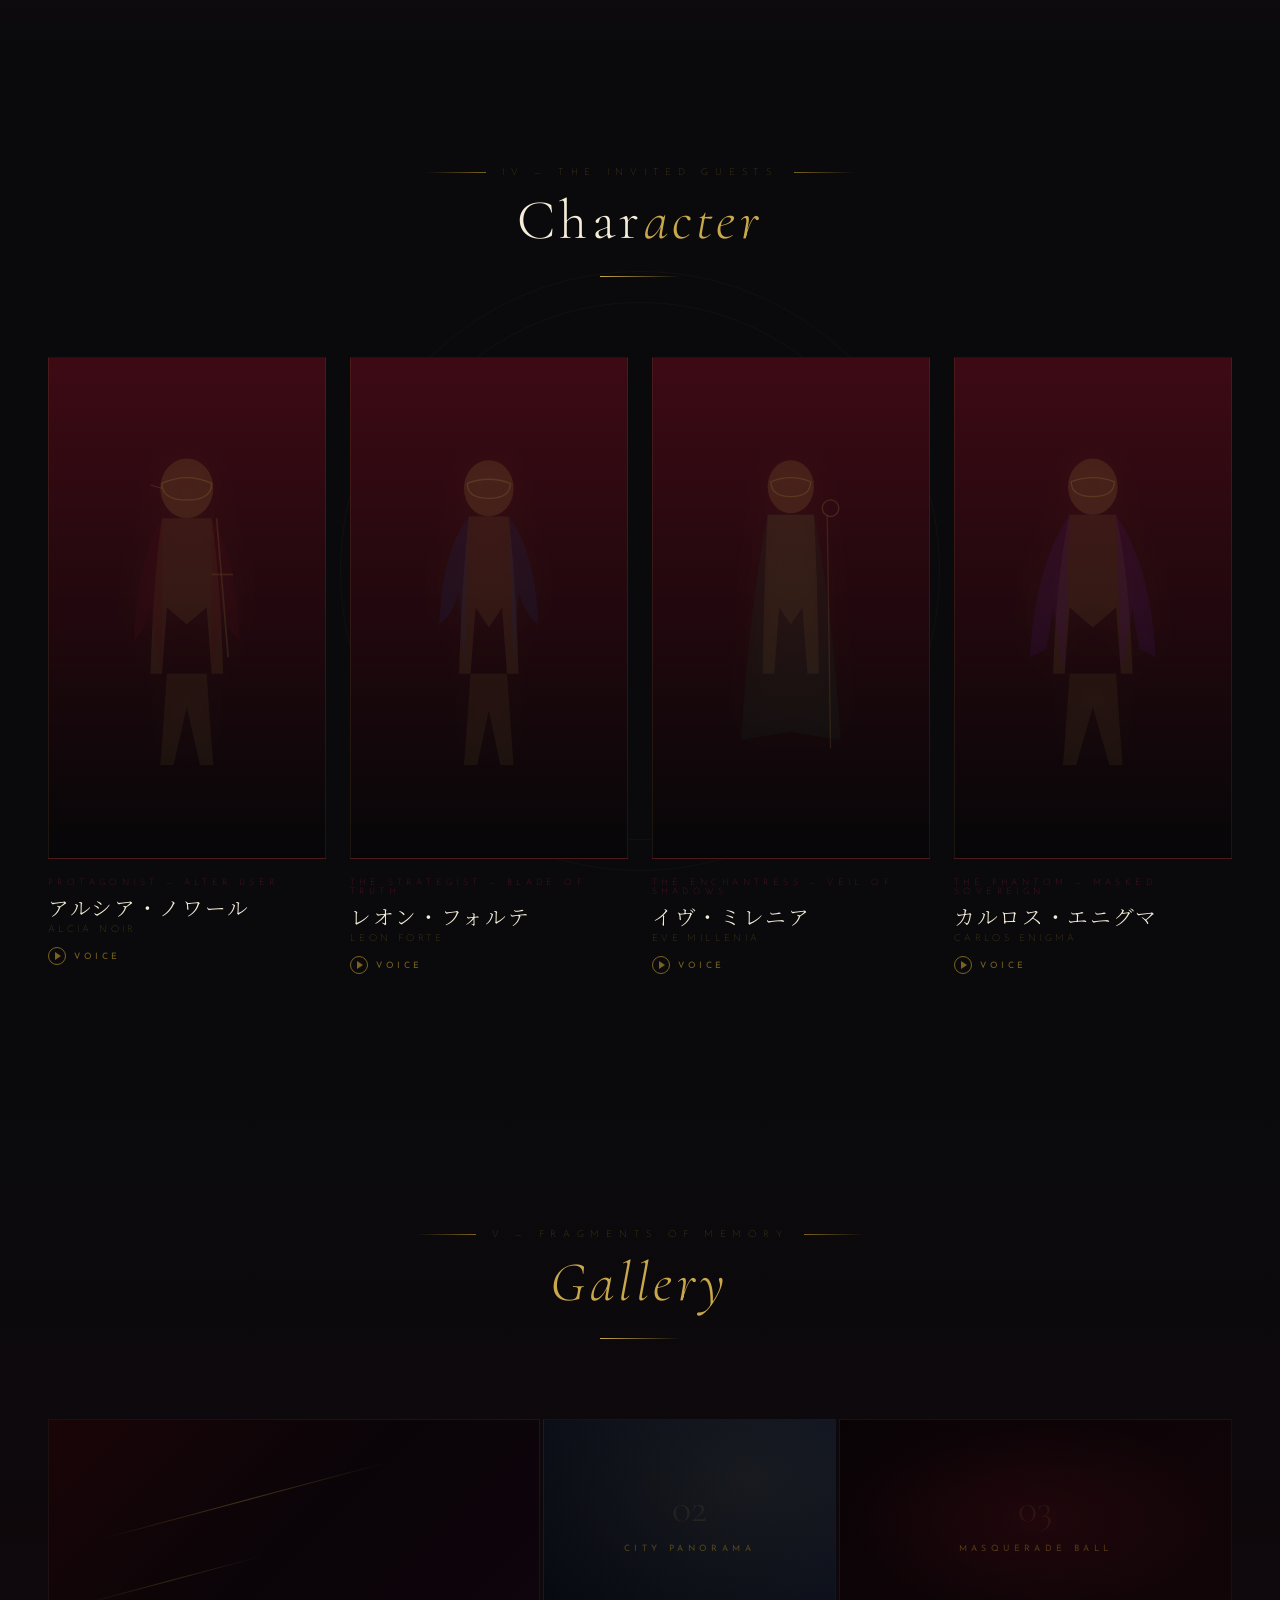
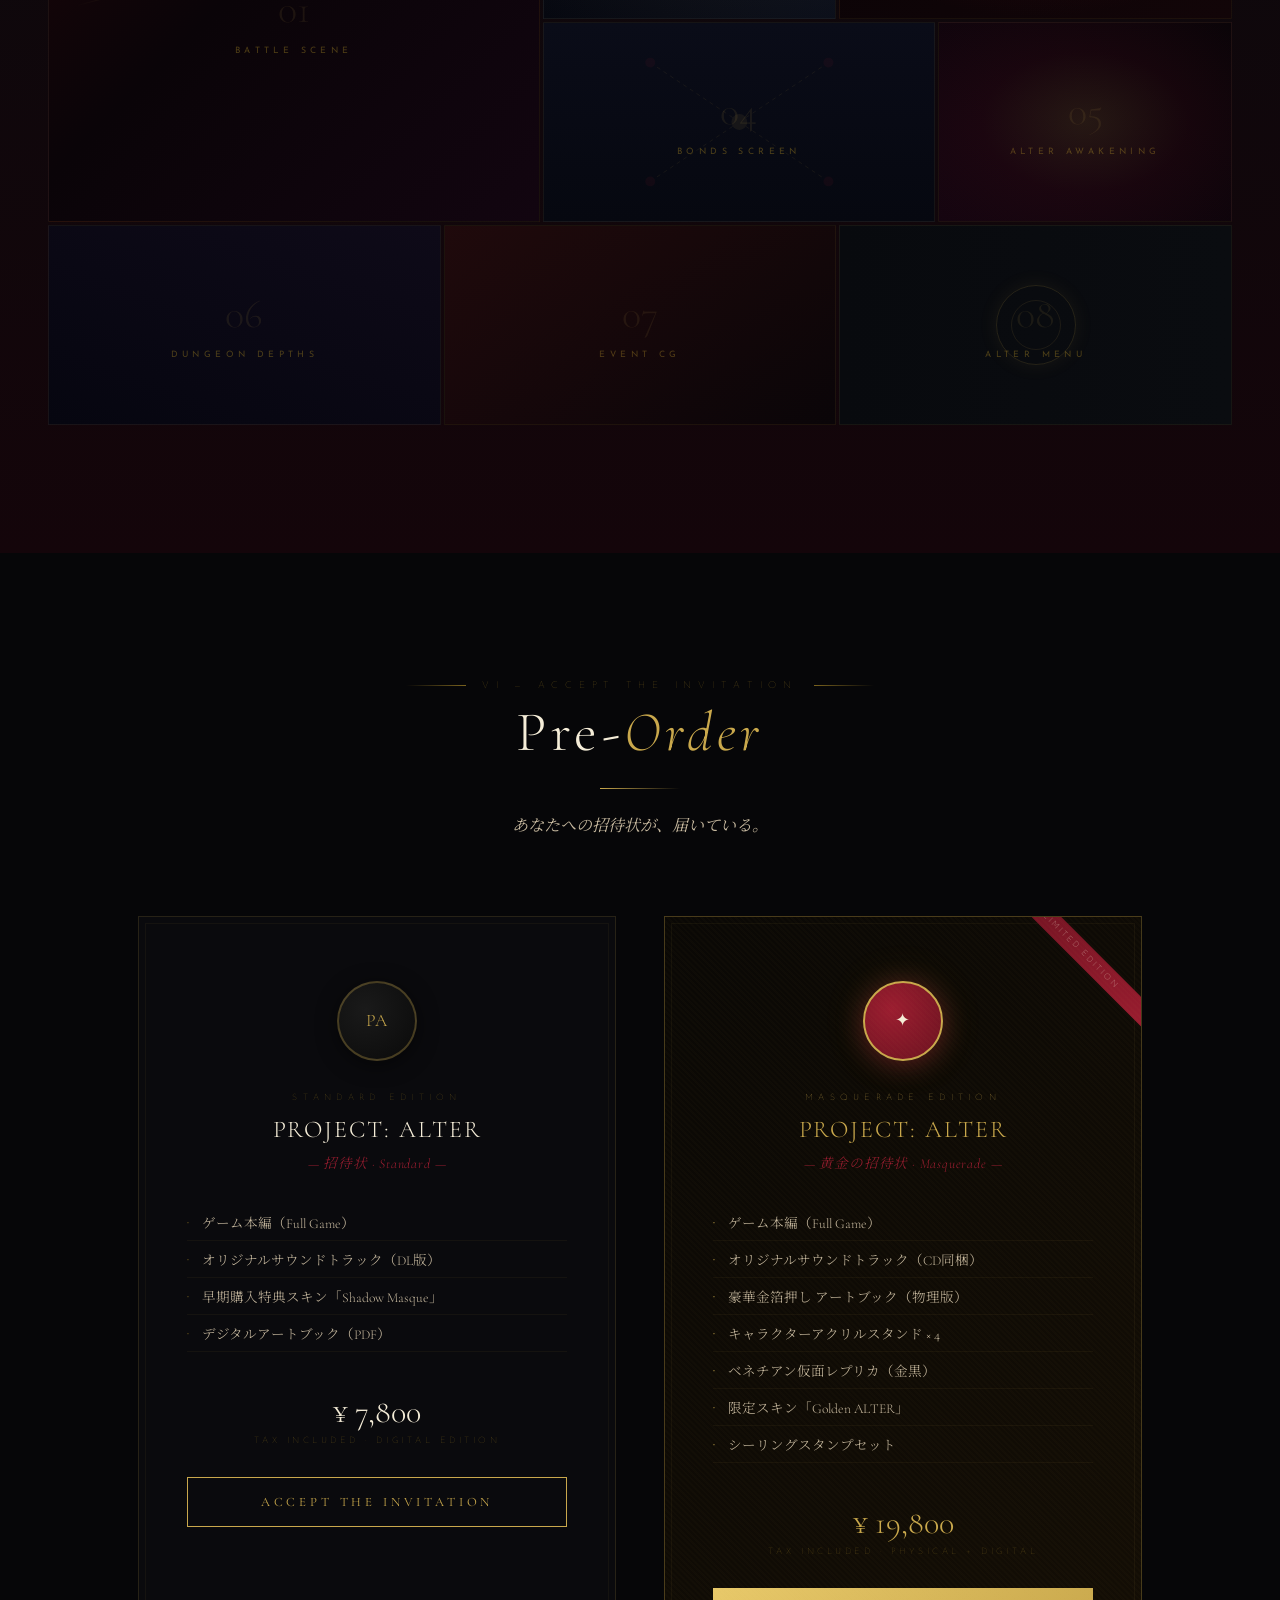
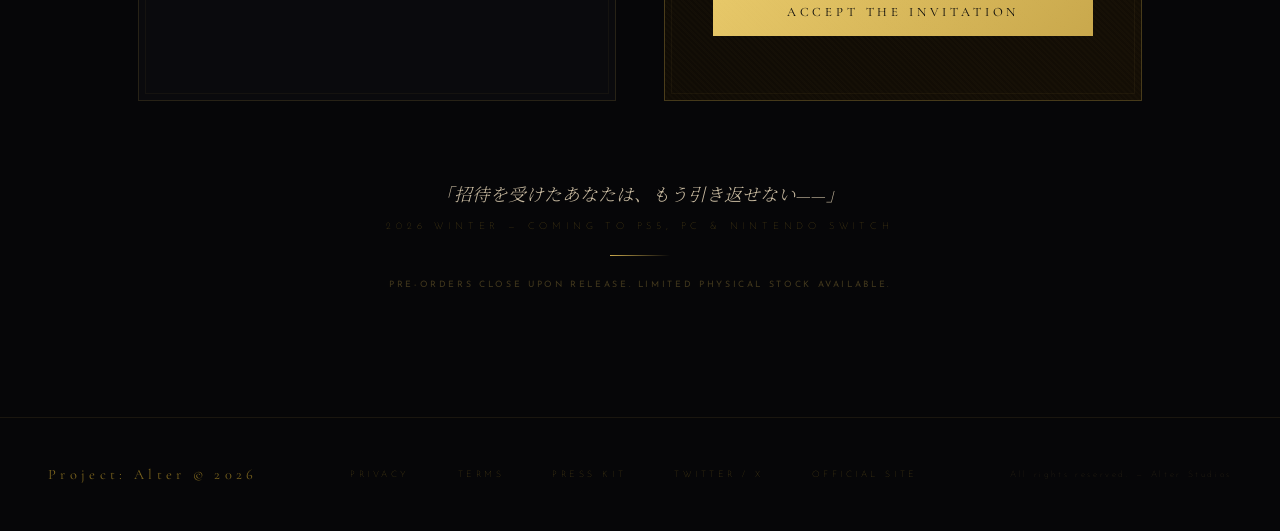
<file: works/project-alter/index.html>
<!DOCTYPE html>
<html lang="ja">
<head>
<meta charset="UTF-8">
<meta name="viewport" content="width=device-width, initial-scale=1.0">
<title>PROJECT: ALTER — その「偽物(リアル)」を、引き剥がせ。</title>
<link rel="preconnect" href="https://fonts.googleapis.com">
<link href="https://fonts.googleapis.com/css2?family=Cormorant+Garamond:ital,wght@0,300;0,400;0,600;1,300;1,400&family=Josefin+Sans:wght@100;300;400&family=Noto+Serif+JP:wght@300;400;600&display=swap" rel="stylesheet">
<style>
/* ============================================================
   RESET & ROOT VARIABLES
   ============================================================ */
*, *::before, *::after { box-sizing: border-box; margin: 0; padding: 0; }

:root {
  --black:      #060608;
  --deep-black: #0a0a0d;
  --wine:       #6B1220;
  --wine-light: #9B1D30;
  --wine-pale:  #3D0A14;
  --gold:       #C9A84C;
  --gold-light: #E8C96A;
  --gold-pale:  #7A631E;
  --gold-dim:   rgba(201,168,76,0.15);
  --cream:      #F5EDD8;
  --text:       #C8BAA0;
  --serif:      'Cormorant Garamond', 'Noto Serif JP', serif;
  --sans:       'Josefin Sans', 'Noto Serif JP', sans-serif;
}

html { scroll-behavior: smooth; }

body {
  background: var(--black);
  color: var(--text);
  font-family: var(--sans);
  overflow-x: hidden;
  cursor: crosshair;
}

/* Scrollbar */
::-webkit-scrollbar { width: 4px; }
::-webkit-scrollbar-track { background: var(--black); }
::-webkit-scrollbar-thumb { background: var(--gold-pale); }

/* ============================================================
   NAVIGATION
   ============================================================ */
#nav {
  position: fixed;
  top: 0; left: 0; right: 0;
  z-index: 1000;
  padding: 1.2rem 2.5rem;
  display: flex;
  justify-content: space-between;
  align-items: center;
  pointer-events: none;
}

.nav-logo {
  font-family: var(--serif);
  font-size: 0.75rem;
  letter-spacing: 0.4em;
  color: var(--gold);
  text-transform: uppercase;
  pointer-events: all;
  text-decoration: none;
  opacity: 0.85;
}

.nav-corner-btn {
  pointer-events: all;
  width: 38px; height: 38px;
  position: relative;
  cursor: pointer;
  display: flex; align-items: center; justify-content: center;
}

.nav-corner-btn::before,
.nav-corner-btn::after {
  content: '';
  position: absolute;
  background: var(--gold);
  transition: all 0.3s ease;
}
.nav-corner-btn::before { width: 18px; height: 1px; }
.nav-corner-btn::after  { width: 1px; height: 18px; }

.nav-corner-btn:hover::before { width: 22px; }
.nav-corner-btn:hover::after  { height: 22px; }

/* Corner decorations */
.corner-deco {
  position: fixed;
  z-index: 999;
  pointer-events: none;
  width: 48px; height: 48px;
}
.corner-deco::before,
.corner-deco::after {
  content: '';
  position: absolute;
  background: var(--gold);
  opacity: 0.6;
  transition: opacity 0.3s;
}
.corner-deco.tl { top: 12px; left: 12px; }
.corner-deco.tr { top: 12px; right: 12px; transform: scaleX(-1); }
.corner-deco.bl { bottom: 12px; left: 12px; transform: scaleY(-1); }
.corner-deco.br { bottom: 12px; right: 12px; transform: scale(-1); }

.corner-deco::before { width: 100%; height: 1px; top: 0; left: 0; }
.corner-deco::after  { width: 1px; height: 100%; top: 0; left: 0; }

/* ============================================================
   HERO SECTION
   ============================================================ */
#hero {
  position: relative;
  width: 100%; height: 100vh;
  min-height: 700px;
  display: flex; align-items: center; justify-content: center;
  overflow: hidden;
  background: var(--deep-black);
}

/* Art Deco Grid Background */
.hero-grid {
  position: absolute;
  inset: 0;
  background-image:
    linear-gradient(rgba(201,168,76,0.06) 1px, transparent 1px),
    linear-gradient(90deg, rgba(201,168,76,0.06) 1px, transparent 1px);
  background-size: 60px 60px;
  transform-origin: center;
  animation: gridPulse 8s ease-in-out infinite;
}

@keyframes gridPulse {
  0%, 100% { opacity: 0.6; transform: scale(1); }
  50%       { opacity: 1;   transform: scale(1.01); }
}

/* Radial gradient vignette */
.hero-vignette {
  position: absolute; inset: 0;
  background: radial-gradient(ellipse at center,
    transparent 30%,
    rgba(6,6,8,0.7) 70%,
    var(--black) 100%);
  pointer-events: none;
}

/* Glass shards parallax */
.shard-layer {
  position: absolute; inset: 0;
  pointer-events: none;
  transition: transform 0.12s ease-out;
}

.shard {
  position: absolute;
  background: linear-gradient(135deg,
    rgba(201,168,76,0.25) 0%,
    rgba(107,18,32,0.3) 50%,
    rgba(201,168,76,0.1) 100%);
  backdrop-filter: blur(2px);
  border: 1px solid rgba(201,168,76,0.2);
  clip-path: polygon(20% 0%, 80% 10%, 100% 60%, 60% 100%, 0% 80%);
}

.shard:nth-child(1)  { width:180px; height:220px; top:8%;  left:5%;  clip-path:polygon(30% 0%,100% 20%,80% 100%,0% 70%); opacity:0.35; transform:rotate(-15deg); animation: shardFloat 9s  ease-in-out infinite; }
.shard:nth-child(2)  { width:120px; height:160px; top:20%; right:8%; clip-path:polygon(0% 30%,70% 0%,100% 80%,20% 100%); opacity:0.25; transform:rotate(22deg);  animation: shardFloat 11s ease-in-out infinite 1s; }
.shard:nth-child(3)  { width:90px;  height:130px; bottom:15%; left:12%; clip-path:polygon(50% 0%,100% 40%,70% 100%,0% 60%); opacity:0.3;  transform:rotate(8deg);   animation: shardFloat 7s  ease-in-out infinite 2s; }
.shard:nth-child(4)  { width:200px; height:140px; top:55%;  right:3%; clip-path:polygon(0% 0%,90% 10%,100% 90%,10% 100%); opacity:0.2; transform:rotate(-30deg); animation: shardFloat 13s ease-in-out infinite 0.5s; }
.shard:nth-child(5)  { width:70px;  height:100px; top:35%;  left:2%;  clip-path:polygon(40% 0%,100% 30%,60% 100%,0% 80%); opacity:0.4;  transform:rotate(50deg);  animation: shardFloat 10s ease-in-out infinite 3s; }
.shard:nth-child(6)  { width:150px; height:80px;  bottom:30%; right:15%; clip-path:polygon(0% 20%,80% 0%,100% 70%,30% 100%); opacity:0.22; transform:rotate(-5deg);  animation: shardFloat 8s  ease-in-out infinite 1.5s; }
.shard:nth-child(7)  { width:60px;  height:90px;  top:70%;  left:40%; clip-path:polygon(60% 0%,100% 50%,40% 100%,0% 40%); opacity:0.3;  transform:rotate(35deg);  animation: shardFloat 12s ease-in-out infinite 0.8s; }
.shard:nth-child(8)  { width:110px; height:140px; top:10%;  left:45%; clip-path:polygon(20% 0%,100% 10%,80% 100%,0% 90%); opacity:0.18; transform:rotate(-20deg); animation: shardFloat 15s ease-in-out infinite 2.5s; }

@keyframes shardFloat {
  0%, 100% { transform: translateY(0)   rotate(var(--r, 0deg)); }
  50%       { transform: translateY(-12px) rotate(var(--r, 0deg)); }
}

/* Wine gradient side accents */
.hero-accent-left,
.hero-accent-right {
  position: absolute;
  top: 0; bottom: 0;
  width: 200px;
  pointer-events: none;
}
.hero-accent-left  { left: 0;  background: linear-gradient(90deg, rgba(107,18,32,0.35) 0%, transparent 100%); }
.hero-accent-right { right: 0; background: linear-gradient(270deg, rgba(107,18,32,0.35) 0%, transparent 100%); }

/* Gold horizontal lines */
.hero-line-top,
.hero-line-bot {
  position: absolute;
  left: 8%; right: 8%;
  height: 1px;
  background: linear-gradient(90deg, transparent, var(--gold) 30%, var(--gold) 70%, transparent);
  opacity: 0.45;
}
.hero-line-top { top: 14%; }
.hero-line-bot { bottom: 14%; }

/* Center emblem */
.hero-emblem {
  position: absolute;
  width: 320px; height: 320px;
  top: 50%; left: 50%;
  transform: translate(-50%, -50%);
  pointer-events: none;
}

.emblem-ring {
  position: absolute; inset: 0;
  border-radius: 50%;
  border: 1px solid rgba(201,168,76,0.15);
  animation: emblemRotate 30s linear infinite;
}
.emblem-ring:nth-child(2) {
  inset: 20px;
  border-color: rgba(201,168,76,0.1);
  animation-direction: reverse;
  animation-duration: 20s;
}

@keyframes emblemRotate { from { transform: rotate(0deg); } to { transform: rotate(360deg); } }

/* Hero content */
.hero-content {
  position: relative;
  z-index: 10;
  text-align: center;
  max-width: 800px;
  padding: 0 2rem;
}

.hero-subtitle {
  font-family: var(--sans);
  font-size: 0.65rem;
  font-weight: 100;
  letter-spacing: 0.6em;
  color: var(--gold);
  text-transform: uppercase;
  margin-bottom: 1.5rem;
  opacity: 0;
  animation: fadeUp 1s 0.3s forwards;
}

.hero-title {
  font-family: var(--serif);
  font-size: clamp(3.5rem, 9vw, 7rem);
  font-weight: 300;
  line-height: 1;
  letter-spacing: 0.12em;
  color: transparent;
  background: linear-gradient(135deg, var(--gold-light) 0%, var(--gold) 40%, var(--wine-light) 70%, var(--gold) 100%);
  -webkit-background-clip: text;
  background-clip: text;
  text-transform: uppercase;
  opacity: 0;
  animation: fadeUp 1s 0.6s forwards;
  position: relative;
}

.hero-title::after {
  content: 'PROJECT: ALTER';
  position: absolute;
  inset: 0;
  color: transparent;
  background: linear-gradient(135deg, var(--gold-light) 0%, var(--gold) 40%, var(--wine-light) 70%, var(--gold) 100%);
  -webkit-background-clip: text;
  background-clip: text;
  filter: blur(12px);
  opacity: 0.4;
}

.hero-colon { color: var(--wine-light); }

.hero-tagline {
  font-family: var(--serif);
  font-size: clamp(1rem, 2.5vw, 1.4rem);
  font-style: italic;
  font-weight: 300;
  color: var(--cream);
  letter-spacing: 0.08em;
  margin: 2rem 0 0;
  transform: skewX(-4deg);
  opacity: 0;
  animation: fadeUp 1s 0.9s forwards;
}

.hero-tagline span {
  color: var(--gold);
  font-style: normal;
}

.hero-tagline-ruby {
  font-size: 0.55em;
  vertical-align: top;
  margin-left: 2px;
  color: var(--wine-light);
  font-style: italic;
  letter-spacing: 0;
}

.hero-divider {
  width: 120px; height: 1px;
  background: linear-gradient(90deg, transparent, var(--gold), transparent);
  margin: 2.5rem auto;
  opacity: 0;
  animation: fadeUp 1s 1.1s forwards;
}

.hero-cta {
  display: inline-block;
  position: relative;
  padding: 0.9rem 3rem;
  font-family: var(--serif);
  font-size: 0.85rem;
  font-weight: 400;
  letter-spacing: 0.4em;
  text-transform: uppercase;
  color: var(--gold);
  text-decoration: none;
  border: 1px solid var(--gold);
  transition: all 0.4s ease;
  opacity: 0;
  animation: fadeUp 1s 1.3s forwards;
  overflow: hidden;
}

.hero-cta::before {
  content: '';
  position: absolute;
  inset: 4px;
  border: 1px solid rgba(201,168,76,0.3);
  pointer-events: none;
}

.hero-cta::after {
  content: '';
  position: absolute;
  top: 0; left: -100%;
  width: 100%; height: 100%;
  background: linear-gradient(90deg, transparent, rgba(201,168,76,0.15), transparent);
  transition: left 0.5s ease;
}

.hero-cta:hover { background: rgba(201,168,76,0.08); letter-spacing: 0.5em; }
.hero-cta:hover::after { left: 100%; }

/* Crest diamonds on CTA corners */
.hero-cta-diamond {
  position: absolute;
  width: 6px; height: 6px;
  background: var(--gold);
  transform: rotate(45deg);
}
.hero-cta-diamond.tl { top: -3px;  left: -3px; }
.hero-cta-diamond.tr { top: -3px;  right: -3px; }
.hero-cta-diamond.bl { bottom: -3px; left: -3px; }
.hero-cta-diamond.br { bottom: -3px; right: -3px; }

@keyframes fadeUp {
  from { opacity: 0; transform: translateY(20px); }
  to   { opacity: 1; transform: translateY(0); }
}

/* Scroll indicator */
.scroll-indicator {
  position: absolute;
  bottom: 2.5rem; left: 50%;
  transform: translateX(-50%);
  display: flex; flex-direction: column; align-items: center; gap: 0.5rem;
  opacity: 0;
  animation: fadeUp 1s 2s forwards;
}

.scroll-indicator span {
  font-size: 0.55rem;
  letter-spacing: 0.4em;
  color: var(--gold-pale);
  text-transform: uppercase;
}

.scroll-line {
  width: 1px; height: 40px;
  background: linear-gradient(to bottom, var(--gold-pale), transparent);
  animation: scrollPulse 2s ease-in-out infinite;
}

@keyframes scrollPulse {
  0%, 100% { transform: scaleY(1);   opacity: 0.5; }
  50%       { transform: scaleY(1.3); opacity: 1; }
}

/* ============================================================
   SECTION SHARED STYLES
   ============================================================ */
section {
  position: relative;
  overflow: hidden;
}

.section-label {
  font-family: var(--sans);
  font-size: 0.6rem;
  font-weight: 100;
  letter-spacing: 0.7em;
  color: var(--gold-pale);
  text-transform: uppercase;
  margin-bottom: 0.8rem;
  display: flex; align-items: center; gap: 1rem;
}

.section-label::before,
.section-label::after {
  content: '';
  flex: 1;
  height: 1px;
  background: linear-gradient(90deg, transparent, var(--gold-pale));
  max-width: 60px;
}
.section-label::after { background: linear-gradient(270deg, transparent, var(--gold-pale)); }

.section-heading {
  font-family: var(--serif);
  font-size: clamp(2rem, 5vw, 3.5rem);
  font-weight: 300;
  color: var(--cream);
  letter-spacing: 0.08em;
  line-height: 1.1;
}

.section-heading em {
  font-style: italic;
  color: var(--gold);
}

.gold-line {
  width: 80px; height: 1px;
  background: linear-gradient(90deg, var(--gold), transparent);
  margin: 1.5rem 0;
}

/* Reveal animation */
.reveal {
  opacity: 0;
  transform: translateY(30px);
  transition: opacity 0.8s ease, transform 0.8s ease;
}
.reveal.visible { opacity: 1; transform: translateY(0); }

/* ============================================================
   CONCEPT / STORY SECTION
   ============================================================ */
#concept {
  padding: 8rem 0;
  background: var(--deep-black);
}

/* Wine wave background */
.wine-wave {
  position: absolute;
  inset: 0;
  overflow: hidden;
  pointer-events: none;
}

.wine-wave canvas {
  position: absolute;
  bottom: 0; left: 0;
  width: 100%; height: 100%;
  opacity: 0.12;
}

/* Art Deco frame */
.deco-frame {
  position: relative;
  max-width: 760px;
  margin: 0 auto;
  padding: 4rem 4.5rem;
  text-align: center;
}

.deco-frame::before {
  content: '';
  position: absolute;
  inset: 0;
  border: 1px solid rgba(201,168,76,0.2);
}

.deco-frame::after {
  content: '';
  position: absolute;
  inset: 8px;
  border: 1px solid rgba(201,168,76,0.08);
}

/* Corner ornaments */
.deco-corner {
  position: absolute;
  width: 40px; height: 40px;
}
.deco-corner::before,
.deco-corner::after {
  content: '';
  position: absolute;
  background: var(--gold);
}
.deco-corner::before { width: 100%; height: 2px; top: 0; left: 0; }
.deco-corner::after  { width: 2px; height: 100%; top: 0; left: 0; }
.deco-corner.tl { top: -1px;  left: -1px; }
.deco-corner.tr { top: -1px;  right: -1px; transform: scaleX(-1); }
.deco-corner.bl { bottom: -1px; left: -1px; transform: scaleY(-1); }
.deco-corner.br { bottom: -1px; right: -1px; transform: scale(-1); }

.concept-catch {
  font-family: var(--serif);
  font-size: clamp(1.1rem, 3vw, 1.6rem);
  font-style: italic;
  font-weight: 300;
  color: var(--gold);
  letter-spacing: 0.06em;
  margin-bottom: 2.5rem;
}

.concept-text {
  font-family: var(--serif);
  font-size: clamp(0.95rem, 1.8vw, 1.1rem);
  font-weight: 300;
  line-height: 2.1;
  color: var(--text);
  letter-spacing: 0.04em;
}

.concept-text p + p { margin-top: 1.4rem; }

.concept-text strong {
  color: var(--cream);
  font-weight: 400;
}

.concept-diamond {
  width: 8px; height: 8px;
  background: var(--gold);
  transform: rotate(45deg);
  margin: 2.5rem auto;
}

/* Art deco top ornament */
.deco-top-ornament {
  display: flex; align-items: center; justify-content: center;
  gap: 0.5rem;
  margin-bottom: 2rem;
}
.deco-top-ornament span {
  font-family: var(--serif);
  font-size: 1.4rem;
  color: var(--gold);
  opacity: 0.6;
}
.deco-top-ornament .deco-line {
  width: 40px; height: 1px;
  background: var(--gold);
  opacity: 0.4;
}

/* ============================================================
   GAME SYSTEM SECTION
   ============================================================ */
#system {
  padding: 8rem 0;
  background: linear-gradient(180deg, var(--deep-black) 0%, var(--wine-pale) 50%, var(--deep-black) 100%);
}

.system-container {
  max-width: 1200px;
  margin: 0 auto;
  padding: 0 3rem;
}

.system-header {
  text-align: center;
  margin-bottom: 5rem;
}

.system-grid {
  display: grid;
  grid-template-columns: repeat(3, 1fr);
  gap: 2px;
}

.system-card {
  position: relative;
  background: rgba(10,10,13,0.9);
  border: 1px solid rgba(201,168,76,0.12);
  padding: 3rem 2.5rem;
  overflow: hidden;
  cursor: pointer;
  transition: border-color 0.4s ease, background 0.4s ease;
}

.system-card::before {
  content: '';
  position: absolute;
  top: 0; left: 0; right: 0;
  height: 2px;
  background: linear-gradient(90deg, transparent, var(--wine), var(--gold), var(--wine), transparent);
  opacity: 0;
  transition: opacity 0.4s;
}

.system-card:hover { border-color: rgba(201,168,76,0.35); background: rgba(15,10,10,0.95); }
.system-card:hover::before { opacity: 1; }

/* Diagonal slash decoration */
.system-card::after {
  content: '';
  position: absolute;
  top: -100%; right: -50%;
  width: 200%; height: 200%;
  background: linear-gradient(135deg,
    transparent 40%,
    rgba(201,168,76,0.03) 50%,
    transparent 60%);
  transform: skewX(-20deg);
  transition: top 0.5s ease;
}
.system-card:hover::after { top: 100%; }

.system-card-tag {
  font-family: var(--sans);
  font-size: 0.55rem;
  font-weight: 100;
  letter-spacing: 0.6em;
  color: var(--wine-light);
  text-transform: uppercase;
  margin-bottom: 1rem;
}

.system-card-title {
  font-family: var(--serif);
  font-size: 1.8rem;
  font-weight: 300;
  color: var(--gold);
  letter-spacing: 0.1em;
  text-transform: uppercase;
  margin-bottom: 0.4rem;
}

.system-card-sub {
  font-family: var(--sans);
  font-size: 0.6rem;
  font-weight: 100;
  letter-spacing: 0.4em;
  color: var(--gold-pale);
  text-transform: uppercase;
  margin-bottom: 2rem;
}

.system-card-icon {
  width: 100%;
  height: 120px;
  margin-bottom: 1.8rem;
  display: flex; align-items: center; justify-content: center;
  position: relative;
}

/* BATTLE - Sword icon */
.sword-icon {
  position: relative;
  width: 60px; height: 100px;
}
.sword-blade {
  position: absolute;
  left: 50%; top: 0;
  transform: translateX(-50%);
  width: 3px; height: 72px;
  background: linear-gradient(to bottom, var(--gold-light), var(--gold-pale));
  clip-path: polygon(35% 0%, 65% 0%, 100% 100%, 0% 100%);
}
.sword-guard {
  position: absolute;
  left: 50%; top: 72px;
  transform: translateX(-50%);
  width: 36px; height: 5px;
  background: linear-gradient(90deg, transparent, var(--gold), transparent);
}
.sword-handle {
  position: absolute;
  left: 50%; top: 77px;
  transform: translateX(-50%);
  width: 6px; height: 20px;
  background: var(--wine);
  border: 1px solid var(--gold-pale);
}

/* Window slash decoration for BATTLE */
.slash-window {
  position: absolute;
  inset: 0;
  overflow: hidden;
  pointer-events: none;
}
.slash-window::before {
  content: '';
  position: absolute;
  top: 0; left: 0; right: 0; bottom: 0;
  background: linear-gradient(135deg,
    rgba(107,18,32,0.15) 0%,
    transparent 50%,
    rgba(201,168,76,0.05) 100%);
  clip-path: polygon(0 0, 80% 0, 100% 100%, 20% 100%);
}

/* BONDS - Thread lines */
.bonds-threads {
  position: relative;
  width: 100%; height: 100%;
}
.bonds-threads svg { width: 100%; height: 100%; }

/* ALTER - Gold noise */
.alter-glow {
  width: 70px; height: 70px;
  border-radius: 50%;
  background: radial-gradient(circle, var(--gold) 0%, var(--wine) 50%, transparent 100%);
  animation: alterPulse 3s ease-in-out infinite;
  box-shadow: 0 0 30px rgba(201,168,76,0.3), 0 0 60px rgba(107,18,32,0.2);
}

@keyframes alterPulse {
  0%, 100% { transform: scale(1);   box-shadow: 0 0 30px rgba(201,168,76,0.3); }
  50%       { transform: scale(1.1); box-shadow: 0 0 50px rgba(201,168,76,0.5), 0 0 80px rgba(107,18,32,0.3); }
}

.system-card-text {
  font-family: var(--serif);
  font-size: 0.9rem;
  font-weight: 300;
  line-height: 1.9;
  color: var(--text);
}

.system-card-btn {
  display: inline-flex; align-items: center; gap: 0.8rem;
  margin-top: 2rem;
  font-family: var(--sans);
  font-size: 0.6rem;
  font-weight: 100;
  letter-spacing: 0.5em;
  color: var(--gold);
  text-transform: uppercase;
  border-bottom: 1px solid rgba(201,168,76,0.3);
  padding-bottom: 0.3rem;
  cursor: pointer;
  transition: letter-spacing 0.3s, border-color 0.3s;
}
.system-card-btn:hover { letter-spacing: 0.7em; border-color: var(--gold); }
.system-card-btn::after {
  content: '→';
  font-size: 0.8rem;
  transition: transform 0.3s;
}
.system-card-btn:hover::after { transform: translateX(4px); }

/* ALTER card overlay effect */
.alter-overlay {
  position: fixed;
  inset: 0;
  background: radial-gradient(ellipse at center, rgba(201,168,76,0.15) 0%, transparent 70%);
  pointer-events: none;
  opacity: 0;
  z-index: 9999;
  transition: opacity 0.3s;
}
.alter-overlay.active { opacity: 1; animation: noiseFlash 0.4s forwards; }

@keyframes noiseFlash {
  0%   { opacity: 0; }
  20%  { opacity: 1; }
  40%  { opacity: 0.3; }
  60%  { opacity: 0.8; }
  80%  { opacity: 0.2; }
  100% { opacity: 0; }
}

/* ALTER detail panel */
.alter-detail {
  display: none;
  position: fixed;
  inset: 0;
  background: rgba(6,6,8,0.95);
  z-index: 10000;
  align-items: center;
  justify-content: center;
  padding: 2rem;
}
.alter-detail.active { display: flex; }

.alter-detail-inner {
  max-width: 600px;
  text-align: center;
  border: 1px solid var(--gold);
  padding: 4rem;
  position: relative;
  animation: fadeUp 0.5s forwards;
}

.alter-detail-inner::before {
  content: '';
  position: absolute;
  inset: 6px;
  border: 1px solid rgba(201,168,76,0.2);
  pointer-events: none;
}

.alter-detail-close {
  position: absolute;
  top: 1.5rem; right: 1.5rem;
  width: 30px; height: 30px;
  cursor: pointer;
  display: flex; align-items: center; justify-content: center;
}
.alter-detail-close::before,
.alter-detail-close::after {
  content: '';
  position: absolute;
  width: 18px; height: 1px;
  background: var(--gold);
}
.alter-detail-close::before { transform: rotate(45deg); }
.alter-detail-close::after  { transform: rotate(-45deg); }

/* ============================================================
   CHARACTER SECTION
   ============================================================ */
#characters {
  padding: 8rem 0;
  background: var(--deep-black);
  position: relative;
}

.char-bg-ornament {
  position: absolute;
  top: 50%; left: 50%;
  transform: translate(-50%, -50%);
  width: 600px; height: 600px;
  border-radius: 50%;
  border: 1px solid rgba(201,168,76,0.04);
  pointer-events: none;
}
.char-bg-ornament::after {
  content: '';
  position: absolute;
  inset: 30px;
  border-radius: 50%;
  border: 1px solid rgba(201,168,76,0.04);
}

.char-container {
  max-width: 1300px;
  margin: 0 auto;
  padding: 0 3rem;
}

.char-header {
  text-align: center;
  margin-bottom: 5rem;
}

.char-grid {
  display: grid;
  grid-template-columns: repeat(4, 1fr);
  gap: 1.5rem;
}

.char-card {
  position: relative;
  cursor: pointer;
  overflow: hidden;
  transition: transform 0.4s ease;
}

.char-card:hover { transform: translateY(-8px); }

/* Character silhouette */
.char-portrait {
  position: relative;
  width: 100%;
  padding-bottom: 180%;
  background: linear-gradient(180deg, var(--wine-pale) 0%, var(--black) 100%);
  border: 1px solid rgba(201,168,76,0.1);
  overflow: hidden;
  transition: border-color 0.4s;
}

.char-card:hover .char-portrait { border-color: var(--gold); }

/* Character placeholder silhouette */
.char-silhouette {
  position: absolute;
  inset: 0;
  display: flex; align-items: center; justify-content: center;
}

.char-silhouette svg {
  width: 60%;
  opacity: 0.35;
  filter: drop-shadow(0 0 20px rgba(201,168,76,0.3));
  transition: opacity 0.4s, filter 0.4s;
}

.char-card:hover .char-silhouette svg {
  opacity: 0.6;
  filter: drop-shadow(0 0 30px rgba(201,168,76,0.5));
}

/* Personal color glow */
.char-glow {
  position: absolute;
  bottom: 0; left: 0; right: 0;
  height: 60%;
  opacity: 0;
  transition: opacity 0.6s ease;
  pointer-events: none;
}

.char-card:hover .char-glow { opacity: 1; }

.char-card[data-color="crimson"]   .char-glow { background: linear-gradient(to top, rgba(155,29,48,0.6), transparent); }
.char-card[data-color="cobalt"]    .char-glow { background: linear-gradient(to top, rgba(29,74,155,0.6), transparent); }
.char-card[data-color="emerald"]   .char-glow { background: linear-gradient(to top, rgba(29,120,76,0.6), transparent); }
.char-card[data-color="amethyst"]  .char-glow { background: linear-gradient(to top, rgba(94,29,155,0.6), transparent); }

/* Gold emblem behind character */
.char-emblem-bg {
  position: absolute;
  inset: 0;
  display: flex; align-items: center; justify-content: center;
  pointer-events: none;
}

.char-emblem-bg svg {
  width: 90%;
  opacity: 0;
  transition: opacity 0.6s ease;
  animation: emblemRotate 20s linear infinite;
}
.char-card:hover .char-emblem-bg svg { opacity: 0.15; }

/* Character info */
.char-info {
  padding: 1.2rem 0 0;
}

.char-role {
  font-family: var(--sans);
  font-size: 0.55rem;
  font-weight: 100;
  letter-spacing: 0.5em;
  color: var(--wine-light);
  text-transform: uppercase;
  margin-bottom: 0.3rem;
}

.char-name {
  font-family: var(--serif);
  font-size: 1.3rem;
  font-weight: 300;
  color: var(--cream);
  letter-spacing: 0.08em;
  margin-bottom: 0.2rem;
}

.char-name-en {
  font-family: var(--sans);
  font-size: 0.6rem;
  font-weight: 100;
  letter-spacing: 0.35em;
  color: var(--gold-pale);
  text-transform: uppercase;
}

/* Voice play button */
.char-voice-btn {
  margin-top: 0.8rem;
  display: inline-flex; align-items: center; gap: 0.5rem;
  font-family: var(--sans);
  font-size: 0.55rem;
  letter-spacing: 0.4em;
  color: var(--gold-pale);
  text-transform: uppercase;
  cursor: pointer;
  transition: color 0.3s;
}
.char-voice-btn:hover { color: var(--gold); }

.voice-icon {
  width: 18px; height: 18px;
  border: 1px solid currentColor;
  border-radius: 50%;
  display: flex; align-items: center; justify-content: center;
}
.voice-icon::after {
  content: '';
  width: 0; height: 0;
  border-style: solid;
  border-width: 4px 0 4px 6px;
  border-color: transparent transparent transparent currentColor;
  margin-left: 1px;
}

/* ============================================================
   GALLERY SECTION
   ============================================================ */
#gallery {
  padding: 8rem 0;
  background: linear-gradient(180deg, var(--deep-black) 0%, rgba(20,5,10,1) 100%);
}

.gallery-container {
  max-width: 1300px;
  margin: 0 auto;
  padding: 0 3rem;
}

.gallery-header {
  text-align: center;
  margin-bottom: 5rem;
}

.gallery-grid {
  display: grid;
  grid-template-columns: repeat(12, 1fr);
  grid-template-rows: repeat(3, 200px);
  gap: 3px;
}

/* Polygon frame items */
.gallery-item {
  position: relative;
  overflow: hidden;
  cursor: pointer;
}

.gallery-item:nth-child(1) { grid-column: 1 / 6;  grid-row: 1 / 3; }
.gallery-item:nth-child(2) { grid-column: 6 / 9;  grid-row: 1 / 2; }
.gallery-item:nth-child(3) { grid-column: 9 / 13; grid-row: 1 / 2; }
.gallery-item:nth-child(4) { grid-column: 6 / 10; grid-row: 2 / 3; }
.gallery-item:nth-child(5) { grid-column: 10 / 13; grid-row: 2 / 3; }
.gallery-item:nth-child(6) { grid-column: 1 / 5;  grid-row: 3 / 4; }
.gallery-item:nth-child(7) { grid-column: 5 / 9;  grid-row: 3 / 4; }
.gallery-item:nth-child(8) { grid-column: 9 / 13; grid-row: 3 / 4; }

.gallery-item-inner {
  position: absolute; inset: 0;
  background: linear-gradient(135deg, var(--wine-pale) 0%, var(--black) 100%);
  border: 1px solid rgba(201,168,76,0.08);
  overflow: hidden;
  transition: border-color 0.4s;
}

.gallery-item:hover .gallery-item-inner { border-color: rgba(201,168,76,0.4); }

/* Screenshot placeholder content */
.gallery-placeholder {
  position: absolute; inset: 0;
  display: flex; align-items: center; justify-content: center;
  flex-direction: column; gap: 0.8rem;
}

.gallery-placeholder-label {
  font-family: var(--sans);
  font-size: 0.55rem;
  letter-spacing: 0.5em;
  color: var(--gold-pale);
  text-transform: uppercase;
  opacity: 0.6;
}

.gallery-placeholder-num {
  font-family: var(--serif);
  font-size: 2.5rem;
  font-weight: 300;
  color: rgba(201,168,76,0.1);
}

/* Crack overlay on hover */
.gallery-crack {
  position: absolute; inset: 0;
  background: transparent;
  opacity: 0;
  transition: opacity 0.3s;
  pointer-events: none;
}

.gallery-item:hover .gallery-crack { opacity: 1; }

.gallery-crack::before {
  content: '';
  position: absolute;
  top: 30%; left: 40%;
  width: 200px; height: 200px;
  background: radial-gradient(ellipse, rgba(201,168,76,0.25) 0%, transparent 70%);
  transform: rotate(15deg);
  animation: crackFlash 0.3s forwards;
}

@keyframes crackFlash {
  0%   { opacity: 0; transform: scale(0.5) rotate(15deg); }
  50%  { opacity: 1; transform: scale(1.2) rotate(15deg); }
  100% { opacity: 0.8; transform: scale(1)   rotate(15deg); }
}

/* Gallery scene descriptions */
.gallery-scene {
  position: absolute;
  bottom: 0; left: 0; right: 0;
  padding: 1rem 1.2rem;
  background: linear-gradient(to top, rgba(6,6,8,0.9) 0%, transparent 100%);
  transform: translateY(100%);
  transition: transform 0.4s ease;
}
.gallery-item:hover .gallery-scene { transform: translateY(0); }

.gallery-scene-title {
  font-family: var(--serif);
  font-size: 0.85rem;
  font-weight: 300;
  color: var(--gold);
  letter-spacing: 0.06em;
}

.gallery-scene-sub {
  font-family: var(--sans);
  font-size: 0.55rem;
  font-weight: 100;
  letter-spacing: 0.4em;
  color: var(--text);
  text-transform: uppercase;
  margin-top: 0.2rem;
}

/* ============================================================
   PRE-ORDER SECTION
   ============================================================ */
#preorder {
  padding: 8rem 0;
  background: var(--black);
  position: relative;
}

.preorder-container {
  max-width: 1100px;
  margin: 0 auto;
  padding: 0 3rem;
}

.preorder-header {
  text-align: center;
  margin-bottom: 5rem;
}

.preorder-grid {
  display: grid;
  grid-template-columns: 1fr 1fr;
  gap: 3rem;
  margin-bottom: 5rem;
}

/* Invitation card */
.invitation-card {
  position: relative;
  background: var(--deep-black);
  border: 1px solid rgba(201,168,76,0.15);
  padding: 4rem 3rem;
  display: flex; flex-direction: column;
  align-items: center; text-align: center;
  cursor: pointer;
  transition: border-color 0.4s, background 0.4s;
  overflow: hidden;
}

.invitation-card::before {
  content: '';
  position: absolute;
  inset: 6px;
  border: 1px solid rgba(201,168,76,0.06);
  pointer-events: none;
}

.invitation-card:hover {
  border-color: rgba(201,168,76,0.4);
  background: rgba(10,8,8,0.98);
}

/* Masquerade (limited) card - gold foil effect */
.invitation-card.masquerade {
  background: linear-gradient(135deg, rgba(10,8,5,1) 0%, rgba(20,14,5,1) 100%);
  border-color: rgba(201,168,76,0.3);
}

.invitation-card.masquerade::after {
  content: '';
  position: absolute; inset: 0;
  background: repeating-linear-gradient(
    45deg,
    transparent,
    transparent 2px,
    rgba(201,168,76,0.02) 2px,
    rgba(201,168,76,0.02) 4px
  );
  pointer-events: none;
}

/* Wax seal */
.wax-seal {
  width: 80px; height: 80px;
  border-radius: 50%;
  margin-bottom: 2rem;
  display: flex; align-items: center; justify-content: center;
  position: relative;
  flex-shrink: 0;
}

.wax-seal-standard {
  background: radial-gradient(circle at 35% 35%, #1a1a1a, #0a0a0a);
  border: 2px solid rgba(201,168,76,0.3);
  box-shadow: 0 4px 20px rgba(0,0,0,0.5);
}

.wax-seal-masquerade {
  background: radial-gradient(circle at 35% 35%, var(--wine-light), var(--wine));
  border: 2px solid var(--gold);
  box-shadow: 0 4px 25px rgba(107,18,32,0.6), 0 0 40px rgba(201,168,76,0.2);
}

.wax-seal-text {
  font-family: var(--serif);
  font-size: 1.1rem;
  font-weight: 300;
  letter-spacing: 0.05em;
  color: var(--gold);
}

.invitation-edition {
  font-family: var(--sans);
  font-size: 0.55rem;
  font-weight: 100;
  letter-spacing: 0.6em;
  text-transform: uppercase;
  color: var(--gold-pale);
  margin-bottom: 0.8rem;
}

.invitation-title {
  font-family: var(--serif);
  font-size: 1.5rem;
  font-weight: 300;
  color: var(--cream);
  letter-spacing: 0.08em;
  margin-bottom: 0.5rem;
}

.invitation-card.masquerade .invitation-title {
  color: var(--gold);
}

.invitation-subtitle {
  font-family: var(--serif);
  font-style: italic;
  font-size: 0.85rem;
  font-weight: 300;
  color: var(--wine-light);
  letter-spacing: 0.06em;
  margin-bottom: 2rem;
}

.invitation-features {
  list-style: none;
  margin-bottom: 2.5rem;
  text-align: left;
  width: 100%;
}

.invitation-features li {
  font-family: var(--serif);
  font-size: 0.85rem;
  font-weight: 300;
  color: var(--text);
  padding: 0.5rem 0;
  border-bottom: 1px solid rgba(201,168,76,0.06);
  display: flex; align-items: center; gap: 0.8rem;
}

.invitation-features li::before {
  content: '◆';
  color: var(--gold-pale);
  font-size: 0.4rem;
  flex-shrink: 0;
}

.invitation-card.masquerade .invitation-features li::before { color: var(--gold); }

.invitation-price {
  font-family: var(--serif);
  font-size: 2rem;
  font-weight: 300;
  color: var(--cream);
  margin-bottom: 0.3rem;
}

.invitation-price-note {
  font-family: var(--sans);
  font-size: 0.55rem;
  font-weight: 100;
  letter-spacing: 0.4em;
  color: var(--gold-pale);
  text-transform: uppercase;
  margin-bottom: 2rem;
}

/* Accept CTA */
.accept-btn {
  display: inline-block;
  width: 100%;
  padding: 1rem 2rem;
  font-family: var(--serif);
  font-size: 0.8rem;
  font-weight: 400;
  letter-spacing: 0.3em;
  text-transform: uppercase;
  color: var(--black);
  background: linear-gradient(135deg, var(--gold-light), var(--gold));
  border: none;
  cursor: pointer;
  position: relative;
  overflow: hidden;
  transition: letter-spacing 0.3s;
}

.accept-btn:hover { letter-spacing: 0.4em; }

.accept-btn::after {
  content: '';
  position: absolute; top: 0; left: -100%;
  width: 100%; height: 100%;
  background: linear-gradient(90deg, transparent, rgba(255,255,255,0.25), transparent);
  transition: left 0.5s;
}
.accept-btn:hover::after { left: 100%; }

.accept-btn-standard {
  background: transparent;
  color: var(--gold);
  border: 1px solid var(--gold);
}
.accept-btn-standard:hover { background: rgba(201,168,76,0.08); }

/* MASQUERADE EDITION badge */
.masquerade-badge {
  position: absolute;
  top: 1.5rem; right: -2.5rem;
  background: linear-gradient(135deg, var(--wine), var(--wine-light));
  color: var(--cream);
  font-family: var(--sans);
  font-size: 0.5rem;
  font-weight: 100;
  letter-spacing: 0.3em;
  text-transform: uppercase;
  padding: 0.4rem 3rem;
  transform: rotate(45deg);
}

/* Footer CTA */
.preorder-footer {
  text-align: center;
}

.preorder-footer-text {
  font-family: var(--serif);
  font-style: italic;
  font-size: 1.1rem;
  font-weight: 300;
  color: var(--text);
  margin-bottom: 1rem;
}

.preorder-footer-sub {
  font-family: var(--sans);
  font-size: 0.6rem;
  font-weight: 100;
  letter-spacing: 0.5em;
  color: var(--gold-pale);
  text-transform: uppercase;
}

/* ============================================================
   FOOTER
   ============================================================ */
#footer {
  padding: 3rem;
  background: var(--black);
  border-top: 1px solid rgba(201,168,76,0.1);
  display: flex;
  justify-content: space-between;
  align-items: center;
}

.footer-logo {
  font-family: var(--serif);
  font-size: 0.9rem;
  letter-spacing: 0.3em;
  color: var(--gold-pale);
}

.footer-links {
  display: flex; gap: 3rem;
}

.footer-links a {
  font-family: var(--sans);
  font-size: 0.55rem;
  font-weight: 100;
  letter-spacing: 0.4em;
  color: var(--gold-pale);
  text-decoration: none;
  text-transform: uppercase;
  transition: color 0.3s;
}
.footer-links a:hover { color: var(--gold); }

.footer-copy {
  font-family: var(--sans);
  font-size: 0.55rem;
  font-weight: 100;
  letter-spacing: 0.3em;
  color: rgba(201,168,76,0.3);
}

/* ============================================================
   RESPONSIVE
   ============================================================ */
@media (max-width: 960px) {
  .system-grid  { grid-template-columns: 1fr; }
  .char-grid    { grid-template-columns: repeat(2, 1fr); }
  .gallery-grid { grid-template-columns: repeat(2, 1fr); grid-template-rows: auto; }
  .gallery-item { grid-column: auto !important; grid-row: auto !important; height: 200px; }
  .preorder-grid { grid-template-columns: 1fr; }
  #footer { flex-direction: column; gap: 2rem; text-align: center; }
  .footer-links { flex-wrap: wrap; justify-content: center; gap: 1.5rem; }
  .deco-frame { padding: 3rem 2rem; }
}

@media (max-width: 600px) {
  .char-grid { grid-template-columns: 1fr 1fr; }
  .system-container, .char-container, .gallery-container, .preorder-container { padding: 0 1.5rem; }
  .hero-cta { padding: 0.8rem 2rem; }
  .system-card { padding: 2rem 1.5rem; }
}
</style>
</head>
<body>

<!-- ALTER OVERLAY (for ALTER awakening effect) -->
<div class="alter-overlay" id="alterOverlay"></div>

<!-- ALTER DETAIL PANEL -->
<div class="alter-detail" id="alterDetail">
  <div class="alter-detail-inner">
    <div class="alter-detail-close" onclick="closeAlter()"></div>
    <div class="deco-top-ornament">
      <div class="deco-line"></div>
      <span>✦</span>
      <div class="deco-line"></div>
    </div>
    <div class="section-label" style="justify-content:center; margin-bottom:1rem;">Awakening</div>
    <div class="section-heading" style="font-size:2rem; margin-bottom:1rem;">ALTER — <em>覚醒</em></div>
    <div class="gold-line" style="margin: 1.2rem auto;"></div>
    <p style="font-family:var(--serif); font-size:0.95rem; line-height:2; color:var(--text); margin-bottom:1.5rem;">
      深層心理に封印された「もう一人の自分」——ALTER。<br>
      その解放は、世界の歪みを暴き、仮面を剥ぎ取る。<br>
      覚醒は代償を伴う。しかし、真実には価値がある。
    </p>
    <div style="display:flex; gap:2rem; justify-content:center; flex-wrap:wrap;">
      <div>
        <div style="font-family:var(--sans); font-size:0.55rem; letter-spacing:0.5em; color:var(--wine-light); text-transform:uppercase; margin-bottom:0.4rem;">Ability</div>
        <div style="font-family:var(--serif); font-size:1rem; color:var(--gold);">Reality Fracture</div>
      </div>
      <div>
        <div style="font-family:var(--sans); font-size:0.55rem; letter-spacing:0.5em; color:var(--wine-light); text-transform:uppercase; margin-bottom:0.4rem;">Element</div>
        <div style="font-family:var(--serif); font-size:1rem; color:var(--gold);">Void ✦ Illusion</div>
      </div>
      <div>
        <div style="font-family:var(--sans); font-size:0.55rem; letter-spacing:0.5em; color:var(--wine-light); text-transform:uppercase; margin-bottom:0.4rem;">Rank</div>
        <div style="font-family:var(--serif); font-size:1rem; color:var(--gold);">S ── Transcendent</div>
      </div>
    </div>
  </div>
</div>

<!-- CORNER DECORATIONS -->
<div class="corner-deco tl"></div>
<div class="corner-deco tr"></div>
<div class="corner-deco bl"></div>
<div class="corner-deco br"></div>

<!-- NAVIGATION -->
<nav id="nav">
  <a href="#hero" class="nav-logo">Project: Alter</a>
  <div class="nav-corner-btn" onclick="toggleMenu()" title="Menu"></div>
</nav>

<!-- ============================================================
     HERO SECTION
     ============================================================ -->
<section id="hero">
  <div class="hero-grid"></div>
  <div class="hero-vignette"></div>

  <div class="hero-accent-left"></div>
  <div class="hero-accent-right"></div>

  <!-- Glass shards -->
  <div class="shard-layer" id="shardLayer">
    <div class="shard"></div>
    <div class="shard"></div>
    <div class="shard"></div>
    <div class="shard"></div>
    <div class="shard"></div>
    <div class="shard"></div>
    <div class="shard"></div>
    <div class="shard"></div>
  </div>

  <div class="hero-line-top"></div>
  <div class="hero-line-bot"></div>

  <!-- Emblem rings -->
  <div class="hero-emblem">
    <div class="emblem-ring"></div>
    <div class="emblem-ring"></div>
  </div>

  <!-- Main content -->
  <div class="hero-content">
    <div class="hero-subtitle">— An Elegant Masquerade of Identity —</div>

    <h1 class="hero-title">
      PROJECT<span class="hero-colon">:</span> ALTER
    </h1>

    <div class="hero-tagline">
      その
      <span>「偽物<span class="hero-tagline-ruby">リアル</span>」</span>
      を、引き剥がせ。
    </div>

    <div class="hero-divider"></div>

    <a href="#preorder" class="hero-cta">
      <div class="hero-cta-diamond tl"></div>
      <div class="hero-cta-diamond tr"></div>
      <div class="hero-cta-diamond bl"></div>
      <div class="hero-cta-diamond br"></div>
      PRE-ORDER NOW
    </a>
  </div>

  <div class="scroll-indicator">
    <span>Scroll</span>
    <div class="scroll-line"></div>
  </div>
</section>

<!-- ============================================================
     CONCEPT / STORY SECTION
     ============================================================ -->
<section id="concept">
  <!-- Wine wave canvas -->
  <div class="wine-wave">
    <canvas id="wineCanvas"></canvas>
  </div>

  <div style="max-width:900px; margin:0 auto; padding:0 2rem; position:relative; z-index:1;">
    <div style="text-align:center; margin-bottom:3rem;" class="reveal">
      <div class="section-label" style="justify-content:center;">II — The Truth Unveiled</div>
      <h2 class="section-heading">Concept & <em>Story</em></h2>
    </div>

    <div class="deco-frame reveal">
      <div class="deco-corner tl"></div>
      <div class="deco-corner tr"></div>
      <div class="deco-corner bl"></div>
      <div class="deco-corner br"></div>

      <div class="deco-top-ornament">
        <div class="deco-line"></div>
        <span>✦</span>
        <div class="deco-line"></div>
      </div>

      <p class="concept-catch">「仮面の下に隠された、残酷なまでの輝き。」</p>

      <div class="concept-diamond"></div>

      <div class="concept-text">
        <p>
          誰もが仮面を被って生きている。<br>
          その笑顔が、その言葉が、その姿が——<br>
          <strong>すべて偽りの「リアル」であるとしたら？</strong>
        </p>
        <p>
          主人公アルシア・ノワールは、偽りに満ちた都市「ヴェルシア」の深奥で、
          もう一人の自分——<strong>ALTER</strong>——の声を聞く。
          その声は囁く。<em>「仮面を剥げ。世界の嘘を、暴け。」</em>
        </p>
        <p>
          権力、欲望、そして愛。<br>
          美しく磨かれた輝きの裏に潜む、
          <strong>残酷なまでの真実</strong>を追い求める旅が今、幕を開ける。
        </p>
        <p>
          これは復讐の物語ではない。<br>
          これは<strong>解放</strong>の物語だ。
        </p>
      </div>

      <div class="concept-diamond"></div>

      <div style="display:flex; gap:3rem; justify-content:center; flex-wrap:wrap; margin-top:1rem;">
        <div style="text-align:center;">
          <div style="font-family:var(--sans); font-size:0.55rem; letter-spacing:0.5em; color:var(--wine-light); text-transform:uppercase; margin-bottom:0.5rem;">Genre</div>
          <div style="font-family:var(--serif); font-size:0.9rem; color:var(--gold);">Dark Fantasy RPG</div>
        </div>
        <div style="width:1px; background:rgba(201,168,76,0.2);"></div>
        <div style="text-align:center;">
          <div style="font-family:var(--sans); font-size:0.55rem; letter-spacing:0.5em; color:var(--wine-light); text-transform:uppercase; margin-bottom:0.5rem;">Platform</div>
          <div style="font-family:var(--serif); font-size:0.9rem; color:var(--gold);">PS5 / PC / Switch</div>
        </div>
        <div style="width:1px; background:rgba(201,168,76,0.2);"></div>
        <div style="text-align:center;">
          <div style="font-family:var(--sans); font-size:0.55rem; letter-spacing:0.5em; color:var(--wine-light); text-transform:uppercase; margin-bottom:0.5rem;">Release</div>
          <div style="font-family:var(--serif); font-size:0.9rem; color:var(--gold);">2026 Winter</div>
        </div>
      </div>
    </div>
  </div>
</section>

<!-- ============================================================
     GAME SYSTEM SECTION
     ============================================================ -->
<section id="system">
  <div class="system-container">
    <div class="system-header reveal">
      <div class="section-label" style="justify-content:center;">III — The Mechanics of Revelation</div>
      <h2 class="section-heading">Game <em>System</em></h2>
      <div class="gold-line" style="margin:1.5rem auto;"></div>
      <p style="font-family:var(--serif); font-size:0.95rem; line-height:1.9; color:var(--text); max-width:500px; margin:0 auto;">
        鋭利なる選択。黄金の絆。そして覚醒——<br>
        三つの柱が、あなたの旅を形作る。
      </p>
    </div>

    <div class="system-grid">
      <!-- BATTLE -->
      <div class="system-card reveal" style="transition-delay:0.1s">
        <div class="slash-window"></div>
        <div class="system-card-tag">System 01</div>
        <div class="system-card-title">Battle</div>
        <div class="system-card-sub">Stratagem</div>

        <div class="system-card-icon">
          <div class="sword-icon">
            <div class="sword-blade"></div>
            <div class="sword-guard"></div>
            <div class="sword-handle"></div>
          </div>
        </div>

        <p class="system-card-text">
          斜めに切り裂かれたウィンドウの中で展開する、
          ターン制戦略バトル。敵の弱点を突き、
          一撃必殺の「ALTER BREAK」で戦局を支配せよ。
          あなたの選択が、勝敗の刃となる。
        </p>

        <div class="system-card-btn">Explore Battle System</div>
      </div>

      <!-- BONDS -->
      <div class="system-card reveal" style="transition-delay:0.2s">
        <div class="system-card-tag">System 02</div>
        <div class="system-card-title">Bonds</div>
        <div class="system-card-sub">Relation</div>

        <div class="system-card-icon">
          <svg viewBox="0 0 160 120" style="width:100%; height:100%;" fill="none">
            <!-- Tarot card shapes -->
            <rect x="20"  y="25" width="30" height="48" rx="2" stroke="#C9A84C" stroke-width="0.8" opacity="0.6"/>
            <rect x="65"  y="10" width="30" height="48" rx="2" stroke="#C9A84C" stroke-width="0.8" opacity="0.5"/>
            <rect x="110" y="25" width="30" height="48" rx="2" stroke="#C9A84C" stroke-width="0.8" opacity="0.6"/>
            <rect x="65"  y="65" width="30" height="48" rx="2" stroke="#C9A84C" stroke-width="0.8" opacity="0.5"/>
            <!-- Center node -->
            <circle cx="80" cy="60" r="5" fill="#C9A84C" opacity="0.8"/>
            <!-- Gold threads -->
            <line x1="35"  y1="49" x2="75"  y2="58" stroke="#C9A84C" stroke-width="0.5" opacity="0.5" stroke-dasharray="3,3"/>
            <line x1="125" y1="49" x2="85"  y2="58" stroke="#C9A84C" stroke-width="0.5" opacity="0.5" stroke-dasharray="3,3"/>
            <line x1="80"  y1="34" x2="80"  y2="55" stroke="#C9A84C" stroke-width="0.5" opacity="0.5" stroke-dasharray="3,3"/>
            <line x1="80"  y1="65" x2="80"  y2="79" stroke="#C9A84C" stroke-width="0.5" opacity="0.5" stroke-dasharray="3,3"/>
            <!-- Dots at card centers -->
            <circle cx="35"  cy="49" r="2" fill="#9B1D30" opacity="0.8"/>
            <circle cx="125" cy="49" r="2" fill="#9B1D30" opacity="0.8"/>
            <circle cx="80"  cy="34" r="2" fill="#9B1D30" opacity="0.8"/>
            <circle cx="80"  cy="89" r="2" fill="#9B1D30" opacity="0.8"/>
          </svg>
        </div>

        <p class="system-card-text">
          黄金の糸で結ばれた仲間たちとの絆を深め、
          タロットのように並ぶ関係図を育てよ。
          絆の深さが、戦場でのALTER能力を解放する。
        </p>

        <div class="system-card-btn">Explore Bonds System</div>
      </div>

      <!-- ALTER -->
      <div class="system-card reveal" style="transition-delay:0.3s" id="alterCard" onclick="triggerAlter()">
        <div class="system-card-tag">System 03</div>
        <div class="system-card-title">Alter</div>
        <div class="system-card-sub">Awakening</div>

        <div class="system-card-icon">
          <div class="alter-glow"></div>
        </div>

        <p class="system-card-text">
          深層に眠る別人格——ALTER——を覚醒させよ。
          画面を黄金のノイズが走る瞬間、
          あなたは世界の真実を目の当たりにする。
          クリックして、覚醒を体験せよ。
        </p>

        <div class="system-card-btn" style="pointer-events:none;">Trigger Awakening</div>
      </div>
    </div>
  </div>
</section>

<!-- ============================================================
     CHARACTER SECTION
     ============================================================ -->
<section id="characters">
  <div class="char-bg-ornament"></div>

  <div class="char-container">
    <div class="char-header reveal">
      <div class="section-label" style="justify-content:center;">IV — The Invited Guests</div>
      <h2 class="section-heading">Char<em>acter</em></h2>
      <div class="gold-line" style="margin:1.5rem auto;"></div>
    </div>

    <div class="char-grid">
      <!-- Character 1 -->
      <div class="char-card reveal" data-color="crimson" style="transition-delay:0.1s" onclick="playVoice(this, 'アルシア。私は真実だけを求める。')">
        <div class="char-portrait">
          <div class="char-emblem-bg">
            <svg viewBox="0 0 200 200" fill="none">
              <circle cx="100" cy="100" r="80" stroke="#C9A84C" stroke-width="0.5"/>
              <circle cx="100" cy="100" r="60" stroke="#C9A84C" stroke-width="0.5"/>
              <line x1="100" y1="20" x2="100" y2="180" stroke="#C9A84C" stroke-width="0.3"/>
              <line x1="20" y1="100" x2="180" y2="100" stroke="#C9A84C" stroke-width="0.3"/>
              <line x1="44" y1="44" x2="156" y2="156" stroke="#C9A84C" stroke-width="0.3"/>
              <line x1="156" y1="44" x2="44" y2="156" stroke="#C9A84C" stroke-width="0.3"/>
              <polygon points="100,25 118,75 170,75 128,105 142,155 100,125 58,155 72,105 30,75 82,75" fill="none" stroke="#C9A84C" stroke-width="0.5" opacity="0.5"/>
            </svg>
          </div>
          <div class="char-silhouette">
            <svg viewBox="0 0 100 200" fill="none">
              <!-- Stylized figure silhouette -->
              <ellipse cx="50" cy="28" rx="16" ry="18" fill="#C9A84C" opacity="0.4"/>
              <!-- Masquerade mask hint -->
              <path d="M35 25 Q50 18 65 25 Q65 35 50 35 Q35 35 35 25Z" fill="none" stroke="#C9A84C" stroke-width="0.8" opacity="0.7"/>
              <line x1="35" y1="28" x2="28" y2="26" stroke="#C9A84C" stroke-width="0.5" opacity="0.6"/>
              <!-- Body -->
              <path d="M35 46 Q30 80 28 140 L35 140 L38 100 L50 110 L62 100 L65 140 L72 140 Q70 80 65 46Z" fill="#C9A84C" opacity="0.25"/>
              <!-- Cape suggestion -->
              <path d="M35 46 Q20 70 18 120 Q25 115 28 100 L35 140" fill="#6B1220" opacity="0.3"/>
              <path d="M65 46 Q80 70 82 120 Q75 115 72 100 L65 140" fill="#6B1220" opacity="0.3"/>
              <!-- Sword hint -->
              <line x1="68" y1="46" x2="75" y2="130" stroke="#C9A84C" stroke-width="1" opacity="0.4"/>
              <line x1="65" y1="80" x2="78" y2="80" stroke="#C9A84C" stroke-width="1" opacity="0.4"/>
              <!-- Legs -->
              <path d="M38 140 Q36 170 34 195 L42 195 L50 160 L58 195 L66 195 Q64 170 62 140Z" fill="#C9A84C" opacity="0.2"/>
            </svg>
          </div>
          <div class="char-glow"></div>
        </div>
        <div class="char-info">
          <div class="char-role">Protagonist — Alter User</div>
          <div class="char-name">アルシア・ノワール</div>
          <div class="char-name-en">Alcia Noir</div>
          <div class="char-voice-btn">
            <div class="voice-icon"></div>
            Voice
          </div>
        </div>
      </div>

      <!-- Character 2 -->
      <div class="char-card reveal" data-color="cobalt" style="transition-delay:0.2s" onclick="playVoice(this, '信頼とは、脆くも美しい鎖だ。')">
        <div class="char-portrait">
          <div class="char-emblem-bg">
            <svg viewBox="0 0 200 200" fill="none">
              <circle cx="100" cy="100" r="80" stroke="#C9A84C" stroke-width="0.5"/>
              <rect x="30" y="30" width="140" height="140" stroke="#C9A84C" stroke-width="0.5" transform="rotate(45 100 100)"/>
              <rect x="50" y="50" width="100" height="100" stroke="#C9A84C" stroke-width="0.3" transform="rotate(45 100 100)"/>
            </svg>
          </div>
          <div class="char-silhouette">
            <svg viewBox="0 0 100 200" fill="none">
              <ellipse cx="50" cy="28" rx="15" ry="17" fill="#C9A84C" opacity="0.4"/>
              <path d="M37 25 Q50 20 63 25 Q63 34 50 34 Q37 34 37 25Z" fill="none" stroke="#C9A84C" stroke-width="0.8" opacity="0.7"/>
              <path d="M38 45 Q34 80 32 140 L39 140 L42 100 L50 112 L58 100 L61 140 L68 140 Q66 80 62 45Z" fill="#C9A84C" opacity="0.25"/>
              <path d="M38 45 Q22 65 20 110 Q28 105 32 90 L35 140" fill="#1D4A9B" opacity="0.3"/>
              <path d="M62 45 Q78 65 80 110 Q72 105 68 90 L65 140" fill="#1D4A9B" opacity="0.3"/>
              <path d="M39 140 Q37 170 35 195 L43 195 L50 162 L57 195 L65 195 Q63 170 61 140Z" fill="#C9A84C" opacity="0.2"/>
            </svg>
          </div>
          <div class="char-glow"></div>
        </div>
        <div class="char-info">
          <div class="char-role">The Strategist — Blade of Truth</div>
          <div class="char-name">レオン・フォルテ</div>
          <div class="char-name-en">Leon Forte</div>
          <div class="char-voice-btn">
            <div class="voice-icon"></div>
            Voice
          </div>
        </div>
      </div>

      <!-- Character 3 -->
      <div class="char-card reveal" data-color="emerald" style="transition-delay:0.3s" onclick="playVoice(this, '花は美しい。だから、散る前に摘む。')">
        <div class="char-portrait">
          <div class="char-emblem-bg">
            <svg viewBox="0 0 200 200" fill="none">
              <circle cx="100" cy="100" r="80" stroke="#C9A84C" stroke-width="0.5"/>
              <path d="M100 20 L180 100 L100 180 L20 100Z" stroke="#C9A84C" stroke-width="0.5"/>
              <path d="M100 40 L160 100 L100 160 L40 100Z" stroke="#C9A84C" stroke-width="0.3"/>
            </svg>
          </div>
          <div class="char-silhouette">
            <svg viewBox="0 0 100 200" fill="none">
              <ellipse cx="50" cy="27" rx="14" ry="16" fill="#C9A84C" opacity="0.4"/>
              <path d="M38 24 Q50 19 62 24 Q62 33 50 33 Q38 33 38 24Z" fill="none" stroke="#C9A84C" stroke-width="0.8" opacity="0.7"/>
              <!-- Long dress/robe -->
              <path d="M36 44 Q25 100 20 180 L50 175 L80 180 Q75 100 64 44Z" fill="#1D784C" opacity="0.2"/>
              <path d="M36 44 Q34 80 33 140 L40 140 L43 100 L50 110 L57 100 L60 140 L67 140 Q66 80 64 44Z" fill="#C9A84C" opacity="0.22"/>
              <!-- Staff hint -->
              <line x1="72" y1="44" x2="74" y2="185" stroke="#C9A84C" stroke-width="0.8" opacity="0.4"/>
              <ellipse cx="74" cy="40" rx="5" ry="5" stroke="#C9A84C" stroke-width="0.8" opacity="0.5"/>
            </svg>
          </div>
          <div class="char-glow"></div>
        </div>
        <div class="char-info">
          <div class="char-role">The Enchantress — Veil of Shadows</div>
          <div class="char-name">イヴ・ミレニア</div>
          <div class="char-name-en">Eve Millenia</div>
          <div class="char-voice-btn">
            <div class="voice-icon"></div>
            Voice
          </div>
        </div>
      </div>

      <!-- Character 4 -->
      <div class="char-card reveal" data-color="amethyst" style="transition-delay:0.4s" onclick="playVoice(this, '私は仮面の向こうに、お前の本質を見た。')">
        <div class="char-portrait">
          <div class="char-emblem-bg">
            <svg viewBox="0 0 200 200" fill="none">
              <circle cx="100" cy="100" r="80" stroke="#C9A84C" stroke-width="0.5"/>
              <polygon points="100,20 190,80 155,175 45,175 10,80" stroke="#C9A84C" stroke-width="0.5" fill="none"/>
              <polygon points="100,40 165,85 140,160 60,160 35,85" stroke="#C9A84C" stroke-width="0.3" fill="none"/>
            </svg>
          </div>
          <div class="char-silhouette">
            <svg viewBox="0 0 100 200" fill="none">
              <ellipse cx="50" cy="27" rx="15" ry="17" fill="#C9A84C" opacity="0.4"/>
              <path d="M37 24 Q50 19 63 24 Q63 33 50 33 Q37 33 37 24Z" fill="none" stroke="#C9A84C" stroke-width="0.8" opacity="0.7"/>
              <!-- Antagonist-style long coat -->
              <path d="M36 44 Q28 80 26 140 L33 140 L36 100 L50 112 L64 100 L67 140 L74 140 Q72 80 64 44Z" fill="#C9A84C" opacity="0.25"/>
              <path d="M36 44 Q15 75 12 130 L22 125 L26 100 L33 140" fill="#5E1D9B" opacity="0.35"/>
              <path d="M64 44 Q85 75 88 130 L78 125 L74 100 L67 140" fill="#5E1D9B" opacity="0.35"/>
              <path d="M36 140 Q34 170 32 195 L40 195 L50 160 L60 195 L68 195 Q66 170 64 140Z" fill="#C9A84C" opacity="0.2"/>
            </svg>
          </div>
          <div class="char-glow"></div>
        </div>
        <div class="char-info">
          <div class="char-role">The Phantom — Masked Sovereign</div>
          <div class="char-name">カルロス・エニグマ</div>
          <div class="char-name-en">Carlos Enigma</div>
          <div class="char-voice-btn">
            <div class="voice-icon"></div>
            Voice
          </div>
        </div>
      </div>
    </div>
  </div>
</section>

<!-- ============================================================
     GALLERY SECTION
     ============================================================ -->
<section id="gallery">
  <div class="gallery-container">
    <div class="gallery-header reveal">
      <div class="section-label" style="justify-content:center;">V — Fragments of Memory</div>
      <h2 class="section-heading"><em>Gallery</em></h2>
      <div class="gold-line" style="margin:1.5rem auto;"></div>
    </div>

    <div class="gallery-grid reveal">

      <div class="gallery-item">
        <div class="gallery-item-inner" style="background:linear-gradient(135deg, #1a0508 0%, #0a0408 40%, #120510 100%);">
          <div class="gallery-placeholder">
            <div class="gallery-placeholder-num">01</div>
            <div class="gallery-placeholder-label">Battle Scene</div>
          </div>
          <!-- Art Deco gold diagonal accent -->
          <div style="position:absolute; top:0; left:0; right:0; bottom:0; pointer-events:none;">
            <div style="position:absolute; top:20%; left:10%; width:60%; height:1px; background:linear-gradient(90deg, transparent, rgba(201,168,76,0.3), transparent); transform:rotate(-15deg);"></div>
            <div style="position:absolute; top:40%; left:5%; width:40%; height:1px; background:linear-gradient(90deg, transparent, rgba(201,168,76,0.2), transparent); transform:rotate(-15deg);"></div>
          </div>
        </div>
        <div class="gallery-crack"></div>
        <div class="gallery-scene">
          <div class="gallery-scene-title">覚醒の刃</div>
          <div class="gallery-scene-sub">ALTER Battle System — Chapter 3</div>
        </div>
      </div>

      <div class="gallery-item">
        <div class="gallery-item-inner" style="background:linear-gradient(225deg, #0a1020 0%, #060810 100%);">
          <div class="gallery-placeholder">
            <div class="gallery-placeholder-num">02</div>
            <div class="gallery-placeholder-label">City Panorama</div>
          </div>
          <div style="position:absolute; inset:0; background:radial-gradient(ellipse at 70% 30%, rgba(201,168,76,0.08), transparent); pointer-events:none;"></div>
        </div>
        <div class="gallery-crack"></div>
        <div class="gallery-scene">
          <div class="gallery-scene-title">ヴェルシアの夜明け</div>
          <div class="gallery-scene-sub">World — Vershia Capital</div>
        </div>
      </div>

      <div class="gallery-item">
        <div class="gallery-item-inner" style="background:linear-gradient(315deg, #120508 0%, #0a0306 100%);">
          <div class="gallery-placeholder">
            <div class="gallery-placeholder-num">03</div>
            <div class="gallery-placeholder-label">Masquerade Ball</div>
          </div>
          <div style="position:absolute; inset:0; background:radial-gradient(ellipse at center, rgba(107,18,32,0.2), transparent 70%); pointer-events:none;"></div>
        </div>
        <div class="gallery-crack"></div>
        <div class="gallery-scene">
          <div class="gallery-scene-title">仮面舞踏会</div>
          <div class="gallery-scene-sub">Key Scene — Act II</div>
        </div>
      </div>

      <div class="gallery-item">
        <div class="gallery-item-inner" style="background:linear-gradient(180deg, #0a0c18 0%, #060810 100%);">
          <div class="gallery-placeholder">
            <div class="gallery-placeholder-num">04</div>
            <div class="gallery-placeholder-label">Bonds Screen</div>
          </div>
          <div style="position:absolute; inset:0; pointer-events:none;">
            <svg viewBox="0 0 300 200" style="width:100%; height:100%; opacity:0.08;">
              <line x1="150" y1="100" x2="60"  y2="40"  stroke="#C9A84C" stroke-width="1" stroke-dasharray="4,4"/>
              <line x1="150" y1="100" x2="240" y2="40"  stroke="#C9A84C" stroke-width="1" stroke-dasharray="4,4"/>
              <line x1="150" y1="100" x2="60"  y2="160" stroke="#C9A84C" stroke-width="1" stroke-dasharray="4,4"/>
              <line x1="150" y1="100" x2="240" y2="160" stroke="#C9A84C" stroke-width="1" stroke-dasharray="4,4"/>
              <circle cx="150" cy="100" r="8" fill="#C9A84C"/>
              <circle cx="60"  cy="40"  r="5" fill="#9B1D30"/>
              <circle cx="240" cy="40"  r="5" fill="#9B1D30"/>
              <circle cx="60"  cy="160" r="5" fill="#9B1D30"/>
              <circle cx="240" cy="160" r="5" fill="#9B1D30"/>
            </svg>
          </div>
        </div>
        <div class="gallery-crack"></div>
        <div class="gallery-scene">
          <div class="gallery-scene-title">黄金の絆</div>
          <div class="gallery-scene-sub">Bonds System — Relation Map</div>
        </div>
      </div>

      <div class="gallery-item">
        <div class="gallery-item-inner" style="background:linear-gradient(45deg, #150510 0%, #0a0408 100%);">
          <div class="gallery-placeholder">
            <div class="gallery-placeholder-num">05</div>
            <div class="gallery-placeholder-label">ALTER Awakening</div>
          </div>
          <div style="position:absolute; inset:0; background:radial-gradient(ellipse at center, rgba(201,168,76,0.12), rgba(107,18,32,0.1), transparent); pointer-events:none; animation: alterPulse 3s ease-in-out infinite;"></div>
        </div>
        <div class="gallery-crack"></div>
        <div class="gallery-scene">
          <div class="gallery-scene-title">覚醒の瞬間</div>
          <div class="gallery-scene-sub">ALTER System — Awakening Event</div>
        </div>
      </div>

      <div class="gallery-item">
        <div class="gallery-item-inner" style="background:linear-gradient(200deg, #0e0a18 0%, #060610 100%);">
          <div class="gallery-placeholder">
            <div class="gallery-placeholder-num">06</div>
            <div class="gallery-placeholder-label">Dungeon Depths</div>
          </div>
        </div>
        <div class="gallery-crack"></div>
        <div class="gallery-scene">
          <div class="gallery-scene-title">深淵の宮殿</div>
          <div class="gallery-scene-sub">Dungeon — Palace of Illusions</div>
        </div>
      </div>

      <div class="gallery-item">
        <div class="gallery-item-inner" style="background:linear-gradient(160deg, #120808 0%, #0a0508 100%);">
          <div class="gallery-placeholder">
            <div class="gallery-placeholder-num">07</div>
            <div class="gallery-placeholder-label">Event CG</div>
          </div>
          <div style="position:absolute; inset:0; background:linear-gradient(135deg, rgba(107,18,32,0.15), transparent); pointer-events:none;"></div>
        </div>
        <div class="gallery-crack"></div>
        <div class="gallery-scene">
          <div class="gallery-scene-title">真実の告白</div>
          <div class="gallery-scene-sub">Event CG — Confession of Truths</div>
        </div>
      </div>

      <div class="gallery-item">
        <div class="gallery-item-inner" style="background:linear-gradient(270deg, #0a0c10 0%, #080a0e 100%);">
          <div class="gallery-placeholder">
            <div class="gallery-placeholder-num">08</div>
            <div class="gallery-placeholder-label">Alter Menu</div>
          </div>
          <div style="position:absolute; inset:0; pointer-events:none;">
            <div style="position:absolute; top:50%; left:50%; transform:translate(-50%,-50%); width:80px; height:80px; border-radius:50%; border:1px solid rgba(201,168,76,0.15); box-shadow: 0 0 20px rgba(201,168,76,0.08);"></div>
            <div style="position:absolute; top:50%; left:50%; transform:translate(-50%,-50%); width:50px; height:50px; border-radius:50%; border:1px solid rgba(201,168,76,0.1);"></div>
          </div>
        </div>
        <div class="gallery-crack"></div>
        <div class="gallery-scene">
          <div class="gallery-scene-title">ALTER メニュー</div>
          <div class="gallery-scene-sub">UI Design — Main Menu System</div>
        </div>
      </div>

    </div>
  </div>
</section>

<!-- ============================================================
     PRE-ORDER SECTION
     ============================================================ -->
<section id="preorder">
  <div class="preorder-container">
    <div class="preorder-header reveal">
      <div class="section-label" style="justify-content:center;">VI — Accept the Invitation</div>
      <h2 class="section-heading">Pre-<em>Order</em></h2>
      <div class="gold-line" style="margin:1.5rem auto;"></div>
      <p style="font-family:var(--serif); font-style:italic; font-size:1rem; color:var(--text); max-width:400px; margin:0 auto;">
        あなたへの招待状が、届いている。
      </p>
    </div>

    <div class="preorder-grid">
      <!-- Standard Edition -->
      <div class="invitation-card reveal" style="transition-delay:0.1s">
        <div class="wax-seal wax-seal-standard">
          <span class="wax-seal-text">PA</span>
        </div>
        <div class="invitation-edition">Standard Edition</div>
        <div class="invitation-title">PROJECT: ALTER</div>
        <div class="invitation-subtitle">— 招待状 · Standard —</div>
        <ul class="invitation-features">
          <li>ゲーム本編（Full Game）</li>
          <li>オリジナルサウンドトラック（DL版）</li>
          <li>早期購入特典スキン「Shadow Masque」</li>
          <li>デジタルアートブック（PDF）</li>
        </ul>
        <div class="invitation-price">¥ 7,800</div>
        <div class="invitation-price-note">Tax Included · Digital Edition</div>
        <button class="accept-btn accept-btn-standard">
          Accept the Invitation
        </button>
      </div>

      <!-- Masquerade Edition -->
      <div class="invitation-card masquerade reveal" style="transition-delay:0.2s">
        <div class="masquerade-badge">Limited Edition</div>
        <div class="wax-seal wax-seal-masquerade">
          <span class="wax-seal-text" style="color:var(--cream);">✦</span>
        </div>
        <div class="invitation-edition" style="color:var(--gold);">Masquerade Edition</div>
        <div class="invitation-title">PROJECT: ALTER</div>
        <div class="invitation-subtitle">— 黄金の招待状 · Masquerade —</div>
        <ul class="invitation-features">
          <li>ゲーム本編（Full Game）</li>
          <li>オリジナルサウンドトラック（CD同梱）</li>
          <li>豪華金箔押し アートブック（物理版）</li>
          <li>キャラクターアクリルスタンド × 4</li>
          <li>ベネチアン仮面レプリカ（金黒）</li>
          <li>限定スキン「Golden ALTER」</li>
          <li>シーリングスタンプセット</li>
        </ul>
        <div class="invitation-price" style="color:var(--gold);">¥ 19,800</div>
        <div class="invitation-price-note">Tax Included · Physical + Digital</div>
        <button class="accept-btn">
          Accept the Invitation
        </button>
      </div>
    </div>

    <div class="preorder-footer reveal">
      <p class="preorder-footer-text">「招待を受けたあなたは、もう引き返せない——」</p>
      <p class="preorder-footer-sub">2026 Winter — Coming to PS5, PC & Nintendo Switch</p>
      <div class="gold-line" style="width:60px; margin:1.5rem auto;"></div>
      <p style="font-family:var(--sans); font-size:0.55rem; letter-spacing:0.3em; color:rgba(201,168,76,0.3); text-transform:uppercase;">
        Pre-orders close upon release. Limited physical stock available.
      </p>
    </div>
  </div>
</section>

<!-- ============================================================
     FOOTER
     ============================================================ -->
<footer id="footer">
  <div class="footer-logo">Project: Alter © 2026</div>
  <div class="footer-links">
    <a href="#">Privacy</a>
    <a href="#">Terms</a>
    <a href="#">Press Kit</a>
    <a href="#">Twitter / X</a>
    <a href="#">Official Site</a>
  </div>
  <div class="footer-copy">All rights reserved. — Alter Studios</div>
</footer>

<!-- ============================================================
     JAVASCRIPT
     ============================================================ -->
<script>
/* --------------------------------------------------
   Parallax: Glass shards follow mouse
   -------------------------------------------------- */
const shardLayer = document.getElementById('shardLayer');
let mouseX = 0, mouseY = 0;
let shardX = 0, shardY = 0;

document.addEventListener('mousemove', e => {
  const cx = window.innerWidth  / 2;
  const cy = window.innerHeight / 2;
  mouseX = (e.clientX - cx) / cx;
  mouseY = (e.clientY - cy) / cy;
});

function animateShards() {
  shardX += (mouseX - shardX) * 0.04;
  shardY += (mouseY - shardY) * 0.04;
  if (shardLayer) {
    shardLayer.style.transform = `translate(${shardX * 18}px, ${shardY * 12}px)`;
  }
  requestAnimationFrame(animateShards);
}
animateShards();

/* --------------------------------------------------
   Wine Wave Canvas Animation
   -------------------------------------------------- */
(function() {
  const canvas = document.getElementById('wineCanvas');
  if (!canvas) return;
  const ctx = canvas.getContext('2d');

  function resize() {
    canvas.width  = canvas.parentElement.offsetWidth;
    canvas.height = canvas.parentElement.offsetHeight;
  }
  resize();
  window.addEventListener('resize', resize);

  let t = 0;
  function draw() {
    ctx.clearRect(0, 0, canvas.width, canvas.height);
    const h = canvas.height;
    const w = canvas.width;

    // Draw 3 layered waves
    [[0.6, 0, 0.7], [0.8, 0.5, 0.5], [1.0, 1.0, 0.4]].forEach(([alpha, offset, amp]) => {
      ctx.beginPath();
      ctx.moveTo(0, h * 0.5);
      for (let x = 0; x <= w; x += 3) {
        const y = h * 0.5
          + Math.sin((x / w) * Math.PI * 3 + t + offset) * h * amp * 0.08
          + Math.sin((x / w) * Math.PI * 5 + t * 0.7 + offset) * h * amp * 0.04;
        ctx.lineTo(x, y);
      }
      ctx.lineTo(w, h); ctx.lineTo(0, h); ctx.closePath();
      ctx.fillStyle = `rgba(107, 18, 32, ${alpha * 0.08})`;
      ctx.fill();
    });

    t += 0.008;
    requestAnimationFrame(draw);
  }
  draw();
})();

/* --------------------------------------------------
   Scroll Reveal
   -------------------------------------------------- */
const revealEls = document.querySelectorAll('.reveal');
const observer = new IntersectionObserver((entries) => {
  entries.forEach(e => {
    if (e.isIntersecting) {
      e.target.classList.add('visible');
    }
  });
}, { threshold: 0.12 });

revealEls.forEach(el => observer.observe(el));

/* --------------------------------------------------
   ALTER Awakening Trigger
   -------------------------------------------------- */
function triggerAlter() {
  const overlay = document.getElementById('alterOverlay');
  const detail  = document.getElementById('alterDetail');

  overlay.classList.add('active');
  setTimeout(() => {
    overlay.classList.remove('active');
    detail.classList.add('active');
  }, 500);
}

function closeAlter() {
  document.getElementById('alterDetail').classList.remove('active');
}

document.getElementById('alterDetail').addEventListener('click', function(e) {
  if (e.target === this) closeAlter();
});

/* --------------------------------------------------
   Voice "playback" (visual feedback simulation)
   -------------------------------------------------- */
function playVoice(card, text) {
  // Ripple effect
  const btn = card.querySelector('.char-voice-btn');
  if (!btn) return;

  btn.style.color = 'var(--gold)';
  btn.innerHTML = `<div class="voice-icon"></div> <em style="font-family:var(--serif); font-size:0.7rem; letter-spacing:0.02em; text-transform:none; color:var(--cream);">"${text}"</em>`;

  setTimeout(() => {
    btn.style.color = '';
    btn.innerHTML = `<div class="voice-icon"></div> Voice`;
  }, 3000);
}

/* --------------------------------------------------
   Nav Menu (minimal toggle)
   -------------------------------------------------- */
function toggleMenu() {
  // Smooth scroll to sections on click — just anchor to concept
  const sections = ['#hero','#concept','#system','#characters','#gallery','#preorder'];
  // For demo, scroll to next section
  const current = window.scrollY;
  for (const id of sections) {
    const el = document.querySelector(id);
    if (el && el.offsetTop > current + 50) {
      el.scrollIntoView({ behavior: 'smooth' });
      break;
    }
  }
}

/* --------------------------------------------------
   Gold noise on cursor (subtle sparkle)
   -------------------------------------------------- */
document.addEventListener('click', function(e) {
  const spark = document.createElement('div');
  spark.style.cssText = `
    position:fixed; left:${e.clientX}px; top:${e.clientY}px;
    width:4px; height:4px;
    background:var(--gold); border-radius:50%;
    transform:translate(-50%,-50%);
    pointer-events:none; z-index:9998;
    animation: sparkFade 0.6s forwards;
  `;
  document.body.appendChild(spark);
  setTimeout(() => spark.remove(), 700);
});

// Add spark keyframe dynamically
const style = document.createElement('style');
style.textContent = `
  @keyframes sparkFade {
    0%   { opacity:1; transform:translate(-50%,-50%) scale(1); }
    100% { opacity:0; transform:translate(-50%,-150%) scale(2); }
  }
`;
document.head.appendChild(style);
</script>

</body>
</html>
</file>
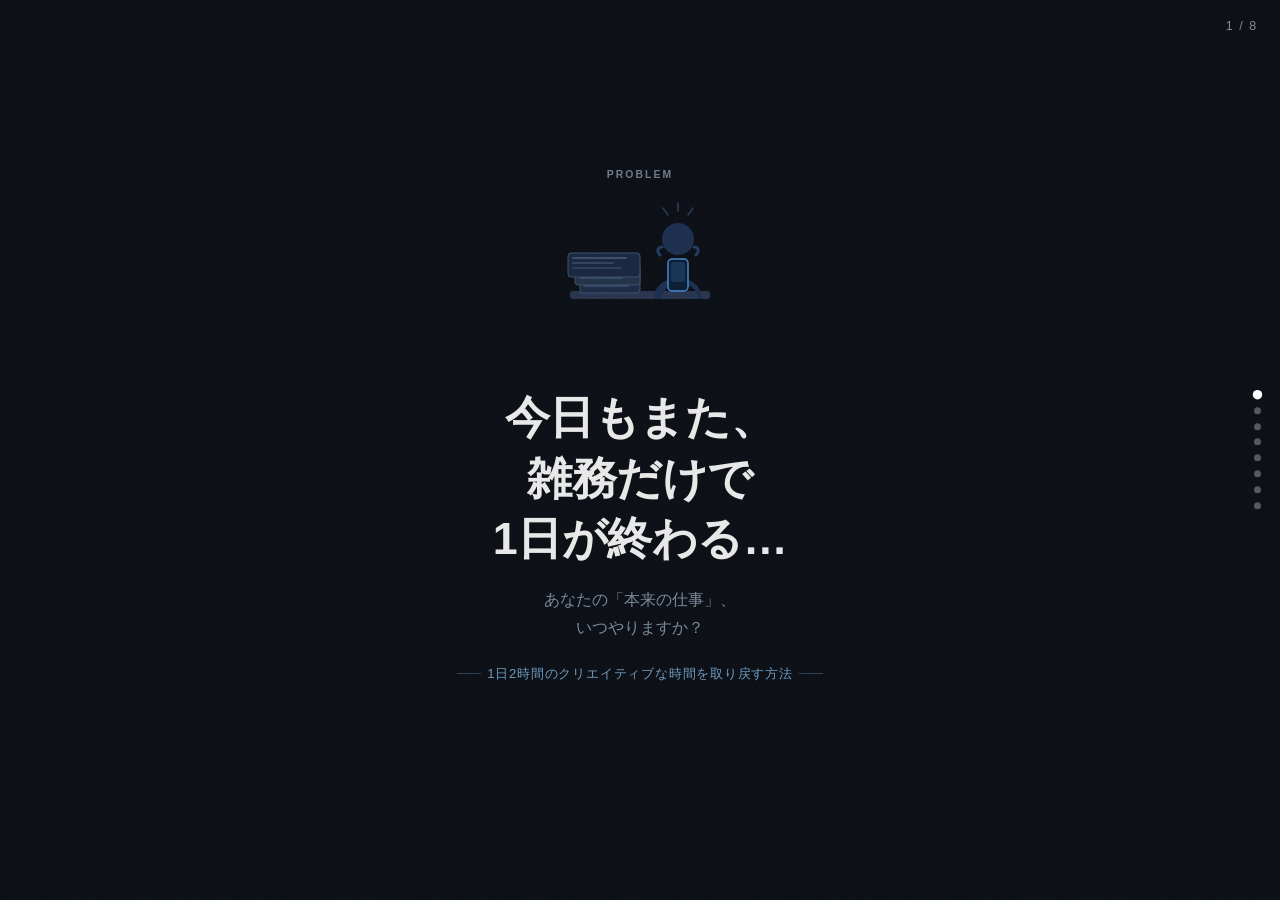
<file: 新ポートフォリオ/BrainDelegate.html>
<!DOCTYPE html>
<html lang="ja">
<head>
<meta charset="UTF-8">
<meta name="viewport" content="width=device-width, initial-scale=1.0, maximum-scale=1.0, user-scalable=no">
<title>BrainDelegate — AIタスク整理アプリ</title>
<style>
  *, *::before, *::after { box-sizing: border-box; margin: 0; padding: 0; }

  :root {
    --slide-w: 100vw;
    --slide-h: 100dvh;
  }

  html, body {
    width: 100%;
    height: 100%;
    overflow: hidden;
    font-family: 'Hiragino Kaku Gothic ProN', 'Hiragino Sans', 'Noto Sans JP', sans-serif;
    -webkit-tap-highlight-color: transparent;
    user-select: none;
  }

  /* ─────────────────────── SLIDER ─────────────────────── */
  #viewport {
    width: 100vw;
    height: 100dvh;
    overflow: hidden;
    position: relative;
  }

  #track {
    display: flex;
    flex-direction: column;
    width: 100vw;
    height: calc(100dvh * 8);
    transform: translateY(0);
    transition: transform 0.45s cubic-bezier(0.25, 0.46, 0.45, 0.94);
    will-change: transform;
  }

  #track.no-transition { transition: none; }

  .slide {
    width: 100vw;
    height: 100dvh;
    flex-shrink: 0;
    display: flex;
    flex-direction: column;
    align-items: center;
    justify-content: center;
    position: relative;
    overflow: hidden;
    padding: 2rem 1.8rem 5rem;
  }

  /* ─────────────────────── UI CHROME ─────────────────────── */
  #counter {
    position: fixed;
    top: 1.2rem;
    right: 1.4rem;
    color: rgba(255,255,255,0.55);
    font-size: 0.78rem;
    letter-spacing: 0.12em;
    z-index: 100;
    font-weight: 500;
    mix-blend-mode: difference;
    pointer-events: none;
  }

  #dots {
    position: fixed;
    right: 1.2rem;
    top: 50%;
    transform: translateY(-50%);
    display: flex;
    flex-direction: column;
    gap: 0.55rem;
    z-index: 100;
  }

  .dot {
    width: 7px;
    height: 7px;
    border-radius: 50%;
    background: rgba(255,255,255,0.3);
    cursor: pointer;
    transition: background 0.3s, transform 0.3s;
    border: none;
    padding: 0;
  }

  .dot.active {
    background: #fff;
    transform: scale(1.35);
  }

  #swipe-hint {
    position: fixed;
    bottom: 3.4rem;
    left: 50%;
    transform: translateX(-50%);
    color: rgba(255,255,255,0.45);
    font-size: 0.72rem;
    letter-spacing: 0.1em;
    display: flex;
    align-items: center;
    gap: 0.4rem;
    z-index: 99;
    animation: hint-fade 3.5s ease forwards;
    pointer-events: none;
  }

  #swipe-hint svg { animation: arrow-bounce 1.2s ease-in-out infinite; }

  @keyframes hint-fade {
    0%   { opacity: 1; }
    70%  { opacity: 1; }
    100% { opacity: 0; }
  }

  @keyframes arrow-bounce {
    0%, 100% { transform: translateX(0); }
    50%       { transform: translateX(6px); }
  }

  /* ─────────────────────── COMMON TEXT ─────────────────────── */
  .slide-visual {
    margin-bottom: 2rem;
    animation: float 4s ease-in-out infinite;
  }

  .main-copy {
    font-size: clamp(1.7rem, 7vw, 2.8rem);
    font-weight: 900;
    line-height: 1.35;
    text-align: center;
    letter-spacing: -0.01em;
  }

  .sub-copy {
    margin-top: 1.1rem;
    font-size: clamp(0.82rem, 3.2vw, 1rem);
    line-height: 1.75;
    text-align: center;
    opacity: 0.78;
  }

  /* ─── マイクロコピー（S1：解決策への伏線） ─── */
  .micro-copy {
    margin-top: 1.4rem;
    font-size: clamp(0.68rem, 2.6vw, 0.82rem);
    text-align: center;
    letter-spacing: 0.06em;
    opacity: 0;
    animation: none;
    display: flex;
    align-items: center;
    justify-content: center;
    gap: 0.4rem;
  }

  .micro-copy::before,
  .micro-copy::after {
    content: '';
    display: inline-block;
    width: 24px;
    height: 1px;
    background: currentColor;
    opacity: 0.35;
  }

  .slide.active .micro-copy {
    animation: fade-in-up 0.5s ease both 0.55s, micro-pulse 3s ease-in-out 1.2s infinite;
  }

  @keyframes micro-pulse {
    0%, 100% { opacity: 0.55; }
    50%       { opacity: 0.85; }
  }

  /* ─── スライド接続文（スワイプ導線強化） ─── */
  .slide-connector {
    position: absolute;
    bottom: 1.6rem;
    left: 50%;
    transform: translateX(-50%);
    font-size: 0.7rem;
    letter-spacing: 0.08em;
    white-space: nowrap;
    opacity: 0;
    pointer-events: none;
    z-index: 10;
  }

  .slide.active .slide-connector {
    animation: fade-in-up 0.6s ease both 0.7s, connector-glow 2.8s ease-in-out 1.4s infinite;
  }

  @keyframes connector-glow {
    0%, 100% { opacity: 0.45; }
    50%       { opacity: 0.75; }
  }

  .slide-label {
    font-size: 0.65rem;
    letter-spacing: 0.2em;
    text-transform: uppercase;
    opacity: 0.45;
    margin-bottom: 0.7rem;
    font-weight: 700;
  }

  @keyframes float {
    0%, 100% { transform: translateY(0); }
    50%       { transform: translateY(-10px); }
  }

  @keyframes fade-in-up {
    from { opacity: 0; transform: translateY(28px); }
    to   { opacity: 1; transform: translateY(0); }
  }

  .slide.active .main-copy  { animation: fade-in-up 0.5s ease both 0.15s; }
  .slide.active .sub-copy   { animation: fade-in-up 0.5s ease both 0.3s; }
  .slide.active .slide-label{ animation: fade-in-up 0.5s ease both 0.05s; }
  .slide.active .slide-visual{ animation: fade-in-up 0.5s ease both 0.08s, float 4s ease-in-out 0.6s infinite; }

  /* ─────────────────────── SLIDE 1 — Problem フック ─────────────────────── */
  .s1 { background: #0d1117; }
  .s1 .main-copy { color: #e8e8e8; }
  .s1 .sub-copy  { color: #9aa3b0; }
  .s1 .slide-label { color: #e8e8e8; }

  /* ─────────────────────── SLIDE 2 — Problem 深掘り ─────────────────────── */
  .s2 { background: radial-gradient(ellipse at 60% 30%, #1e1b4b 0%, #0f0e1a 100%); }
  .s2 .main-copy { color: #e2e1ff; }
  .s2 .sub-copy  { color: #9998cc; }
  .s2 .slide-label { color: #9998cc; }

  /* ─────────────────────── SLIDE 3 — Affinity ─────────────────────── */
  .s3 { background: linear-gradient(145deg, #ff6b35 0%, #f7a05a 50%, #f7c59f 100%); }
  .s3 .main-copy { color: #2a1205; }
  .s3 .sub-copy  { color: #3d1a08; }
  .s3 .slide-label { color: #2a1205; }

  /* ─────────────────────── SLIDE 4 — Solution 提示 ─────────────────────── */
  .s4 { background: linear-gradient(160deg, #0a192f 0%, #112240 60%, #0d2137 100%); }
  .s4 .main-copy { color: #ccd6f6; }
  .s4 .sub-copy  { color: #8892b0; }
  .s4 .slide-label { color: #64ffda; }

  /* ─────────────────────── SLIDE 5 — Solution ベネフィット ─────────────────────── */
  .s5 { background: linear-gradient(160deg, #071428 0%, #0d2d6b 100%); }
  .s5 .main-copy { color: #e0f0ff; }
  .s5 .sub-copy  { color: #8ab4e8; }
  .s5 .slide-label { color: #64ffda; }

  /* ─────────────────────── SLIDE 6 — Offer ─────────────────────── */
  .s6 { background: linear-gradient(145deg, #0e0900 0%, #1f1500 50%, #2d2000 100%); }
  .s6 .main-copy { color: #f5c518; }
  .s6 .sub-copy  { color: #c9a84c; }
  .s6 .slide-label { color: #c9a84c; }

  /* ─────────────────────── SLIDE 7 — Narrow down ─────────────────────── */
  .s7 { background: linear-gradient(160deg, #1a0505 0%, #0d0000 100%); }
  .s7 .main-copy { color: #ff3d3d; }
  .s7 .sub-copy  { color: #cc7070; }
  .s7 .slide-label { color: #ff3d3d; }

  /* ─────────────────────── SLIDE 8 — Action CTA ─────────────────────── */
  .s8 { background: linear-gradient(160deg, #e8f4fd 0%, #d0eaf9 100%); }
  .s8 .main-copy { color: #0a2540; }
  .s8 .sub-copy  { color: #2a5070; }
  .s8 .slide-label { color: #1e6eb5; }
  .s8 #dots .dot { background: rgba(0,0,0,0.2); }
  .s8 #dots .dot.active { background: #0a2540; }

  /* ─────────────────────── CTA BUTTON ─────────────────────── */
  .cta-btn {
    margin-top: 1.8rem;
    display: inline-block;
    padding: 1.05rem 2.4rem;
    background: linear-gradient(120deg, #1565c0, #0097a7, #00bfa5);
    background-size: 200% 200%;
    animation: gradient-shift 3s ease infinite, pulse-glow 2s ease-in-out infinite;
    color: #fff;
    font-size: 1.05rem;
    font-weight: 900;
    border-radius: 50px;
    text-decoration: none;
    letter-spacing: 0.06em;
    box-shadow: 0 0 0 0 rgba(0, 191, 165, 0.6);
    border: none;
    cursor: pointer;
    white-space: nowrap;
  }

  @keyframes gradient-shift {
    0%   { background-position: 0% 50%; }
    50%  { background-position: 100% 50%; }
    100% { background-position: 0% 50%; }
  }

  @keyframes pulse-glow {
    0%, 100% { box-shadow: 0 0 0 0 rgba(0, 191, 165, 0.55), 0 6px 24px rgba(0,150,136,0.35); }
    50%       { box-shadow: 0 0 0 14px rgba(0, 191, 165, 0), 0 8px 32px rgba(0,150,136,0.5); }
  }

  /* ─────────────────────── COUNTDOWN (Slide 7) ─────────────────────── */
  .countdown-wrap {
    display: flex;
    gap: 0.5rem;
    align-items: center;
    margin-bottom: 0.5rem;
  }

  .count-box {
    background: rgba(255, 60, 60, 0.12);
    border: 1px solid rgba(255,60,60,0.35);
    border-radius: 8px;
    padding: 0.5rem 0.8rem;
    text-align: center;
    min-width: 3.2rem;
  }

  .count-num {
    display: block;
    font-size: 1.7rem;
    font-weight: 900;
    color: #ff3d3d;
    line-height: 1;
    font-variant-numeric: tabular-nums;
  }

  .count-label {
    display: block;
    font-size: 0.55rem;
    color: #cc5555;
    letter-spacing: 0.1em;
    margin-top: 0.2rem;
  }

  .count-sep {
    font-size: 1.5rem;
    font-weight: 900;
    color: #ff3d3d;
    margin-bottom: 1rem;
    opacity: 0.6;
  }

  /* STAMP */
  .stamp {
    position: absolute;
    top: 1.8rem;
    right: 1.5rem;
    width: 90px;
    height: 90px;
    border: 3px solid #ff3d3d;
    border-radius: 50%;
    display: flex;
    flex-direction: column;
    align-items: center;
    justify-content: center;
    transform: rotate(12deg);
    opacity: 0.88;
    box-shadow: 0 0 0 2px rgba(255,61,61,0.3);
  }

  .stamp span {
    font-size: 0.5rem;
    font-weight: 900;
    color: #ff3d3d;
    letter-spacing: 0.06em;
    text-align: center;
    line-height: 1.4;
  }

  /* STEP FLOW (Slide 5) */
  .step-flow {
    display: flex;
    align-items: center;
    gap: 0.5rem;
    margin-bottom: 1.2rem;
  }

  .step-box {
    display: flex;
    flex-direction: column;
    align-items: center;
    gap: 0.4rem;
  }

  .step-icon {
    width: 52px;
    height: 52px;
    border-radius: 14px;
    background: rgba(100, 200, 255, 0.12);
    border: 1px solid rgba(100, 200, 255, 0.25);
    display: flex;
    align-items: center;
    justify-content: center;
  }

  .step-text {
    font-size: 0.58rem;
    color: #7ac0ff;
    text-align: center;
    line-height: 1.4;
    font-weight: 700;
    letter-spacing: 0.04em;
  }

  .step-arrow {
    color: rgba(100,200,255,0.5);
    font-size: 1.1rem;
    flex-shrink: 0;
    margin-bottom: 1.2rem;
  }

  /* PHONE MOCKUP (Slide 4) */
  .phone-wrap {
    position: relative;
    margin-bottom: 0.5rem;
  }

  .phone-screen {
    background: #0d1b2e;
    border: 2px solid rgba(100, 255, 218, 0.3);
    border-radius: 22px;
    width: 160px;
    height: 200px;
    display: flex;
    flex-direction: column;
    align-items: center;
    justify-content: center;
    box-shadow: 0 0 30px rgba(100, 255, 218, 0.15), inset 0 0 20px rgba(0,0,0,0.4);
    gap: 0.5rem;
    padding: 1rem;
    position: relative;
    overflow: hidden;
  }

  .phone-screen::before {
    content: '';
    position: absolute;
    top: -30px;
    left: -30px;
    width: 80px;
    height: 80px;
    background: radial-gradient(circle, rgba(100,255,218,0.15) 0%, transparent 70%);
  }

  .brand-logo {
    font-size: 0.75rem;
    font-weight: 900;
    color: #64ffda;
    letter-spacing: 0.12em;
  }

  .brand-tagline {
    font-size: 0.48rem;
    color: rgba(100,255,218,0.6);
    letter-spacing: 0.08em;
    text-align: center;
  }

  .waveform {
    display: flex;
    align-items: center;
    gap: 3px;
    height: 30px;
    margin-top: 0.3rem;
  }

  .wave-bar {
    width: 3px;
    background: #64ffda;
    border-radius: 2px;
    animation: wave-anim 1.2s ease-in-out infinite;
  }

  .wave-bar:nth-child(1) { animation-delay: 0s;    height: 40%; }
  .wave-bar:nth-child(2) { animation-delay: 0.1s;  height: 70%; }
  .wave-bar:nth-child(3) { animation-delay: 0.2s;  height: 100%; }
  .wave-bar:nth-child(4) { animation-delay: 0.3s;  height: 60%; }
  .wave-bar:nth-child(5) { animation-delay: 0.4s;  height: 85%; }
  .wave-bar:nth-child(6) { animation-delay: 0.5s;  height: 40%; }
  .wave-bar:nth-child(7) { animation-delay: 0.6s;  height: 65%; }

  @keyframes wave-anim {
    0%, 100% { transform: scaleY(0.4); opacity: 0.6; }
    50%       { transform: scaleY(1);   opacity: 1; }
  }

  .ai-text {
    font-size: 0.5rem;
    color: rgba(100,255,218,0.5);
    letter-spacing: 0.12em;
    margin-top: 0.2rem;
  }

  /* GIFT BOX (Slide 6) */
  .gift-glow {
    filter: drop-shadow(0 0 18px rgba(245, 197, 24, 0.5));
  }

  /* BADGE FREE (Slide 6) */
  .free-badge {
    display: inline-block;
    background: linear-gradient(120deg, #f5c518, #e6a800);
    color: #1a0e00;
    font-size: 0.7rem;
    font-weight: 900;
    padding: 0.3rem 1rem;
    border-radius: 30px;
    letter-spacing: 0.1em;
    margin-top: 0.8rem;
    box-shadow: 0 2px 12px rgba(245,197,24,0.4);
  }

  /* noise overlay for depth */
  .slide::after {
    content: '';
    position: absolute;
    inset: 0;
    background-image: url("data:image/svg+xml,%3Csvg viewBox='0 0 256 256' xmlns='http://www.w3.org/2000/svg'%3E%3Cfilter id='n'%3E%3CfeTurbulence type='fractalNoise' baseFrequency='0.9' numOctaves='4' stitchTiles='stitch'/%3E%3C/filter%3E%3Crect width='100%25' height='100%25' filter='url(%23n)' opacity='0.04'/%3E%3C/svg%3E");
    pointer-events: none;
    opacity: 0.4;
    mix-blend-mode: overlay;
  }

  /* S8 light bg dot nav override */
  .s8 ~ #dots .dot { background: rgba(0,0,0,0.2); }
</style>
</head>
<body>

<div id="viewport">
  <div id="track">

    <!-- ────────────── SLIDE 1: Problem フック ────────────── -->
    <section class="slide s1 active" aria-label="スライド1: 問題提起">
      <div class="slide-label" style="color:#6e7c8c;">PROBLEM</div>
      <div class="slide-visual">
        <svg width="180" height="160" viewBox="0 0 180 160" fill="none" xmlns="http://www.w3.org/2000/svg">
          <!-- desk / documents pile -->
          <rect x="20" y="100" width="140" height="8" rx="3" fill="#2a3650"/>
          <rect x="30" y="80" width="60" height="22" rx="3" fill="#1e2d45" stroke="#3d5070" stroke-width="1"/>
          <rect x="34" y="84" width="50" height="2" rx="1" fill="#4a6080" opacity="0.6"/>
          <rect x="34" y="89" width="40" height="2" rx="1" fill="#4a6080" opacity="0.4"/>
          <rect x="34" y="94" width="45" height="2" rx="1" fill="#4a6080" opacity="0.5"/>
          <rect x="25" y="72" width="65" height="22" rx="3" fill="#243447" stroke="#3d5070" stroke-width="1"/>
          <rect x="29" y="76" width="50" height="2" rx="1" fill="#4a6080" opacity="0.6"/>
          <rect x="29" y="81" width="38" height="2" rx="1" fill="#4a6080" opacity="0.4"/>
          <rect x="29" y="86" width="44" height="2" rx="1" fill="#4a6080" opacity="0.5"/>
          <rect x="18" y="62" width="72" height="24" rx="3" fill="#1a2840" stroke="#3d5070" stroke-width="1"/>
          <rect x="22" y="66" width="55" height="2" rx="1" fill="#4a6080" opacity="0.7"/>
          <rect x="22" y="71" width="42" height="2" rx="1" fill="#4a6080" opacity="0.5"/>
          <rect x="22" y="76" width="50" height="2" rx="1" fill="#4a6080" opacity="0.4"/>
          <!-- silhouette person -->
          <ellipse cx="128" cy="48" rx="16" ry="16" fill="#1e3050"/>
          <path d="M104 108 C104 80 152 80 152 108 L148 108 C148 88 112 88 112 108 Z" fill="#1e3050"/>
          <!-- head in hands pose -->
          <path d="M112 56 C108 56 106 60 110 64" stroke="#253d60" stroke-width="3" stroke-linecap="round"/>
          <path d="M144 56 C148 56 150 60 146 64" stroke="#253d60" stroke-width="3" stroke-linecap="round"/>
          <!-- phone in hand -->
          <rect x="118" y="68" width="20" height="32" rx="4" fill="#0d1f35" stroke="#4488cc" stroke-width="1.5"/>
          <rect x="121" y="71" width="14" height="20" rx="2" fill="#1a3555"/>
          <!-- stress lines -->
          <line x1="128" y1="20" x2="128" y2="12" stroke="#4a6090" stroke-width="1.5" stroke-linecap="round" opacity="0.6"/>
          <line x1="138" y1="24" x2="143" y2="17" stroke="#4a6090" stroke-width="1.5" stroke-linecap="round" opacity="0.5"/>
          <line x1="118" y1="24" x2="113" y2="17" stroke="#4a6090" stroke-width="1.5" stroke-linecap="round" opacity="0.5"/>
        </svg>
      </div>
      <h1 class="main-copy" style="color:#e8e8e8;">今日もまた、<br>雑務だけで<br>1日が終わる…</h1>
      <p class="sub-copy" style="color:#7a8898;">あなたの「本来の仕事」、<br>いつやりますか？</p>
      <p class="micro-copy" style="color:#6e9ac0;">1日2時間のクリエイティブな時間を取り戻す方法</p>
      <div id="swipe-hint">
        スワイプ
        <svg width="20" height="20" viewBox="0 0 20 20" fill="none">
          <path d="M10 5v10M6 11l4 4 4-4" stroke="rgba(255,255,255,0.45)" stroke-width="1.5" stroke-linecap="round" stroke-linejoin="round"/>
        </svg>
      </div>
    </section>

    <!-- ────────────── SLIDE 2: Problem 深掘り ────────────── -->
    <section class="slide s2" aria-label="スライド2: 問題の深掘り">
      <div class="slide-label" style="color:#9998cc;">PROBLEM</div>
      <div class="slide-visual">
        <svg width="200" height="180" viewBox="0 0 200 180" fill="none" xmlns="http://www.w3.org/2000/svg">
          <!-- head silhouette -->
          <ellipse cx="100" cy="130" rx="30" ry="32" fill="#1a1840"/>
          <rect x="80" y="152" width="40" height="18" rx="0" fill="#1a1840"/>
          <!-- explosion bubbles -->
          <rect x="105" y="55" width="70" height="28" rx="8" fill="#2a2860" stroke="#5555cc" stroke-width="1.2"/>
          <text x="140" y="73" text-anchor="middle" fill="#9090ee" font-size="9" font-family="sans-serif">メール返信</text>
          <polygon points="110,75 118,68 115,82" fill="#2a2860"/>
          <rect x="14" y="45" width="68" height="28" rx="8" fill="#281a50" stroke="#7755cc" stroke-width="1.2"/>
          <text x="48" y="63" text-anchor="middle" fill="#aa88ee" font-size="9" font-family="sans-serif">請求書作成</text>
          <polygon points="78,70 86,65 84,79" fill="#281a50"/>
          <rect x="60" y="5" width="75" height="28" rx="8" fill="#201a50" stroke="#6688cc" stroke-width="1.2"/>
          <text x="97" y="23" text-anchor="middle" fill="#88aaee" font-size="9" font-family="sans-serif">日程調整</text>
          <polygon points="95,33 100,42 105,33" fill="#201a50"/>
          <rect x="120" y="95" width="68" height="28" rx="8" fill="#1e1050" stroke="#9955cc" stroke-width="1.2"/>
          <text x="154" y="113" text-anchor="middle" fill="#cc88ee" font-size="9" font-family="sans-serif">会議資料</text>
          <polygon points="125,105 118,112 118,98" fill="#1e1050"/>
          <rect x="4" y="95" width="66" height="28" rx="8" fill="#1a1535" stroke="#6666bb" stroke-width="1.2"/>
          <text x="37" y="113" text-anchor="middle" fill="#9999dd" font-size="9" font-family="sans-serif">経費精算</text>
          <polygon points="65,108 72,101 72,115" fill="#1a1535"/>
          <!-- pulsing center -->
          <circle cx="100" cy="118" r="4" fill="#5555cc" opacity="0.7">
            <animate attributeName="r" values="4;8;4" dur="2s" repeatCount="indefinite"/>
            <animate attributeName="opacity" values="0.7;0.2;0.7" dur="2s" repeatCount="indefinite"/>
          </circle>
        </svg>
      </div>
      <h1 class="main-copy">頭の中が、<br>常にパンク状態。</h1>
      <p class="sub-copy">コア業務も、休日のプライベートも、<br>ずっと後回しになっていませんか？</p>
      <div class="slide-connector" style="color:#9998cc;">→ では、どうすれば？</div>
    </section>

    <!-- ────────────── SLIDE 3: Affinity 共感 ────────────── -->
    <section class="slide s3" aria-label="スライド3: 共感・親近感">
      <div class="slide-label" style="color:#5a2800;">AFFINITY</div>
      <div class="slide-visual">
        <svg width="160" height="170" viewBox="0 0 160 170" fill="none" xmlns="http://www.w3.org/2000/svg">
          <!-- table surface -->
          <rect x="15" y="140" width="130" height="10" rx="4" fill="rgba(80,35,5,0.25)"/>
          <!-- coffee cup -->
          <rect x="52" y="100" width="56" height="44" rx="10" fill="#fff8f0" stroke="rgba(150,70,20,0.3)" stroke-width="2"/>
          <rect x="58" y="108" width="44" height="28" rx="6" fill="#c8601a" opacity="0.15"/>
          <!-- coffee liquid -->
          <rect x="62" y="112" width="36" height="20" rx="4" fill="#7b3d10" opacity="0.35"/>
          <!-- handle -->
          <path d="M108 110 Q128 110 128 122 Q128 134 108 134" stroke="rgba(150,70,20,0.35)" stroke-width="4" fill="none" stroke-linecap="round"/>
          <!-- steam wisps -->
          <path d="M72 95 Q69 85 73 78 Q77 71 74 62" stroke="rgba(80,40,10,0.3)" stroke-width="2.5" fill="none" stroke-linecap="round">
            <animateTransform attributeName="transform" type="translate" values="0,0; -2,-6; 0,0" dur="2.5s" repeatCount="indefinite"/>
            <animate attributeName="opacity" values="0.3;0.6;0.3" dur="2.5s" repeatCount="indefinite"/>
          </path>
          <path d="M80 92 Q77 80 81 72 Q85 64 82 54" stroke="rgba(80,40,10,0.3)" stroke-width="2.5" fill="none" stroke-linecap="round">
            <animateTransform attributeName="transform" type="translate" values="0,0; 2,-7; 0,0" dur="3s" repeatCount="indefinite"/>
            <animate attributeName="opacity" values="0.25;0.55;0.25" dur="3s" repeatCount="indefinite"/>
          </path>
          <path d="M88 95 Q91 83 87 75 Q83 67 87 58" stroke="rgba(80,40,10,0.3)" stroke-width="2.5" fill="none" stroke-linecap="round">
            <animateTransform attributeName="transform" type="translate" values="0,0; 3,-5; 0,0" dur="2.8s" repeatCount="indefinite"/>
            <animate attributeName="opacity" values="0.2;0.5;0.2" dur="2.8s" repeatCount="indefinite"/>
          </path>
          <!-- saucer -->
          <ellipse cx="80" cy="144" rx="38" ry="8" fill="rgba(150,90,30,0.15)"/>
          <!-- heart -->
          <path d="M74 125 C72 122 68 122 68 126 C68 130 74 134 74 134 C74 134 80 130 80 126 C80 122 76 122 74 125Z" fill="rgba(200,96,26,0.35)"/>
        </svg>
      </div>
      <h1 class="main-copy" style="color:#2a1205;">「タスクをこなすため」に、</h1>
      <p class="sub-copy" style="color:#3d1a08;">独立したわけじゃないですよね。<br>その焦燥感、痛いほど分かります。</p>
      <div class="slide-connector" style="color:#5a2800;">→ 実は、あるAIを使うだけで…</div>
    </section>

    <!-- ────────────── SLIDE 4: Solution 提示 ────────────── -->
    <section class="slide s4" aria-label="スライド4: 解決策の提示">
      <div class="slide-label">SOLUTION</div>
      <div class="phone-wrap slide-visual">
        <div class="phone-screen">
          <div class="brand-logo">BrainDelegate</div>
          <div class="brand-tagline">AI タスク整理アプリ</div>
          <div class="waveform">
            <div class="wave-bar"></div><div class="wave-bar"></div><div class="wave-bar"></div>
            <div class="wave-bar"></div><div class="wave-bar"></div><div class="wave-bar"></div>
            <div class="wave-bar"></div>
          </div>
          <div class="ai-text">AI ANALYZING...</div>
        </div>
        <!-- glow ring -->
        <div style="position:absolute;inset:-12px;border-radius:30px;border:1px solid rgba(100,255,218,0.12);pointer-events:none;"></div>
        <div style="position:absolute;inset:-22px;border-radius:38px;border:1px solid rgba(100,255,218,0.06);pointer-events:none;"></div>
      </div>
      <h1 class="main-copy">スマホに<br>「愚痴る」だけ。</h1>
      <p class="sub-copy">脳内のモヤモヤを吹き飛す、<br>AIタスク整理アプリ誕生。</p>
    </section>

    <!-- ────────────── SLIDE 5: Solution ベネフィット ────────────── -->
    <section class="slide s5" aria-label="スライド5: ベネフィットの証明">
      <div class="slide-label">SOLUTION</div>
      <div class="step-flow slide-visual" style="animation: none;">
        <div class="step-box">
          <div class="step-icon">
            <svg width="28" height="28" viewBox="0 0 28 28" fill="none">
              <circle cx="14" cy="14" r="10" stroke="#64c8ff" stroke-width="1.5"/>
              <path d="M10 14 Q14 8 18 14" stroke="#64c8ff" stroke-width="1.5" fill="none" stroke-linecap="round"/>
              <circle cx="14" cy="16" r="2" fill="#64c8ff"/>
            </svg>
          </div>
          <div class="step-text">音声<br>入力</div>
        </div>
        <div class="step-arrow">→</div>
        <div class="step-box">
          <div class="step-icon">
            <svg width="28" height="28" viewBox="0 0 28 28" fill="none">
              <rect x="4" y="7" width="20" height="14" rx="4" stroke="#64c8ff" stroke-width="1.5"/>
              <path d="M9 13h4M9 17h10" stroke="#64c8ff" stroke-width="1.2" stroke-linecap="round"/>
              <circle cx="20" cy="10" r="2.5" fill="#64ffda"/>
            </svg>
          </div>
          <div class="step-text">AI が<br>自動整理</div>
        </div>
        <div class="step-arrow">→</div>
        <div class="step-box">
          <div class="step-icon">
            <svg width="28" height="28" viewBox="0 0 28 28" fill="none">
              <rect x="4" y="5" width="20" height="18" rx="3" stroke="#64c8ff" stroke-width="1.5"/>
              <path d="M4 10h20" stroke="#64c8ff" stroke-width="1.2"/>
              <path d="M9 15l3 3 7-5" stroke="#64ffda" stroke-width="1.5" stroke-linecap="round" stroke-linejoin="round"/>
            </svg>
          </div>
          <div class="step-text">スケジュール<br>完成</div>
        </div>
      </div>
      <h1 class="main-copy">AIが勝手に、<br>全部やります。</h1>
      <p class="sub-copy">優先順位づけから、スケジュール登録、<br>メール作成まで。<br>あなたに毎日<span style="color:#64ffda;font-weight:900;">「2時間」</span>の余白を。</p>
    </section>

    <!-- ────────────── SLIDE 6: Offer 提案 ────────────── -->
    <section class="slide s6" aria-label="スライド6: オファー">
      <div class="slide-label">OFFER</div>
      <div class="slide-visual gift-glow">
        <svg width="160" height="160" viewBox="0 0 160 160" fill="none" xmlns="http://www.w3.org/2000/svg">
          <!-- box body -->
          <rect x="25" y="75" width="110" height="70" rx="6" fill="#1f1500" stroke="#8a6a00" stroke-width="1.5"/>
          <!-- box lid -->
          <rect x="18" y="58" width="124" height="22" rx="5" fill="#2a1d00" stroke="#aa8800" stroke-width="1.5"/>
          <!-- gold ribbon vertical -->
          <rect x="72" y="58" width="16" height="87" fill="url(#goldV)"/>
          <!-- gold ribbon horizontal on lid -->
          <rect x="18" y="60" width="124" height="16" fill="url(#goldH)"/>
          <!-- bow left loop -->
          <path d="M80 58 C60 40 30 40 36 55 C42 65 70 60 80 58Z" fill="url(#goldBow)" opacity="0.9"/>
          <!-- bow right loop -->
          <path d="M80 58 C100 40 130 40 124 55 C118 65 90 60 80 58Z" fill="url(#goldBow)" opacity="0.9"/>
          <!-- bow knot -->
          <circle cx="80" cy="58" r="7" fill="#f5c518"/>
          <!-- shine dots -->
          <circle cx="50" cy="100" r="2" fill="rgba(245,197,24,0.15)"/>
          <circle cx="110" cy="115" r="1.5" fill="rgba(245,197,24,0.12)"/>
          <circle cx="130" cy="90" r="1.5" fill="rgba(245,197,24,0.1)"/>
          <defs>
            <linearGradient id="goldV" x1="0" y1="0" x2="1" y2="0">
              <stop offset="0%" stop-color="#c8940a"/>
              <stop offset="40%" stop-color="#f5c518"/>
              <stop offset="100%" stop-color="#c8940a"/>
            </linearGradient>
            <linearGradient id="goldH" x1="0" y1="0" x2="0" y2="1">
              <stop offset="0%" stop-color="#f5c518"/>
              <stop offset="100%" stop-color="#a87800"/>
            </linearGradient>
            <linearGradient id="goldBow" x1="0" y1="0" x2="1" y2="1">
              <stop offset="0%" stop-color="#ffe566"/>
              <stop offset="100%" stop-color="#a87800"/>
            </linearGradient>
          </defs>
        </svg>
      </div>
      <h1 class="main-copy" style="color:#f5c518;">今すぐ、<br>タスク地獄から脱出。</h1>
      <p class="sub-copy">初月<span style="color:#f5c518;font-weight:900;">『完全無料』</span>。<br>さらに、即日使いこなせる<br>「導入コンサル動画」も特別プレゼント。</p>
      <div class="free-badge">🎁 初月完全無料 + 特典動画付き</div>
    </section>

    <!-- ────────────── SLIDE 7: Narrow Down ────────────── -->
    <section class="slide s7" aria-label="スライド7: 絞り込み・限定性">
      <div class="stamp">
        <span>本気の方<br>限　定</span>
      </div>
      <div class="slide-label" style="color:#ff3d3d;">NARROW DOWN</div>
      <div class="slide-visual" style="animation:none;">
        <div class="countdown-wrap">
          <div class="count-box">
            <span class="count-num" id="cd-hours">00</span>
            <span class="count-label">時間</span>
          </div>
          <div class="count-sep">:</div>
          <div class="count-box">
            <span class="count-num" id="cd-mins">00</span>
            <span class="count-label">分</span>
          </div>
          <div class="count-sep">:</div>
          <div class="count-box">
            <span class="count-num" id="cd-secs">00</span>
            <span class="count-label">秒</span>
          </div>
        </div>
      </div>
      <h1 class="main-copy" style="color:#ff3d3d;">「本気で」<br>時間を変えたい人へ。</h1>
      <p class="sub-copy">無料トライアルと限定動画の特別セットは、<br>予告なく終了する場合があります。</p>
    </section>

    <!-- ────────────── SLIDE 8: Action CTA ────────────── -->
    <section class="slide s8" aria-label="スライド8: 行動喚起">
      <div class="slide-label" style="color:#1e6eb5;">ACTION</div>
      <div class="slide-visual" style="animation:none;">
        <svg width="120" height="120" viewBox="0 0 120 120" fill="none" xmlns="http://www.w3.org/2000/svg">
          <!-- outer glow ring -->
          <circle cx="60" cy="60" r="52" stroke="rgba(21,101,192,0.12)" stroke-width="8"/>
          <circle cx="60" cy="60" r="44" stroke="rgba(21,101,192,0.18)" stroke-width="6">
            <animate attributeName="r" values="44;50;44" dur="3s" repeatCount="indefinite"/>
            <animate attributeName="opacity" values="1;0.3;1" dur="3s" repeatCount="indefinite"/>
          </circle>
          <!-- clock face -->
          <circle cx="60" cy="60" r="36" fill="white" stroke="#1565c0" stroke-width="2"/>
          <!-- clock hands — 2 hours saved -->
          <line x1="60" y1="60" x2="60" y2="34" stroke="#1565c0" stroke-width="3" stroke-linecap="round"/>
          <line x1="60" y1="60" x2="80" y2="65" stroke="#0097a7" stroke-width="2.5" stroke-linecap="round"/>
          <circle cx="60" cy="60" r="4" fill="#1565c0"/>
          <!-- hour markers -->
          <line x1="60" y1="26" x2="60" y2="30" stroke="#cbd5e0" stroke-width="2" stroke-linecap="round"/>
          <line x1="84" y1="36" x2="82" y2="39" stroke="#cbd5e0" stroke-width="2" stroke-linecap="round"/>
          <line x1="94" y1="60" x2="90" y2="60" stroke="#cbd5e0" stroke-width="2" stroke-linecap="round"/>
          <line x1="84" y1="84" x2="82" y2="81" stroke="#cbd5e0" stroke-width="2" stroke-linecap="round"/>
          <line x1="60" y1="94" x2="60" y2="90" stroke="#cbd5e0" stroke-width="2" stroke-linecap="round"/>
          <line x1="36" y1="84" x2="38" y2="81" stroke="#cbd5e0" stroke-width="2" stroke-linecap="round"/>
          <line x1="26" y1="60" x2="30" y2="60" stroke="#cbd5e0" stroke-width="2" stroke-linecap="round"/>
          <line x1="36" y1="36" x2="38" y2="39" stroke="#cbd5e0" stroke-width="2" stroke-linecap="round"/>
          <!-- +2h badge -->
          <circle cx="90" cy="30" r="16" fill="url(#ctaGrad)"/>
          <text x="90" y="27" text-anchor="middle" fill="white" font-size="7" font-weight="900" font-family="sans-serif">+2時間</text>
          <text x="90" y="37" text-anchor="middle" fill="white" font-size="6" font-family="sans-serif">毎日</text>
          <defs>
            <linearGradient id="ctaGrad" x1="0" y1="0" x2="1" y2="1">
              <stop offset="0%" stop-color="#1565c0"/>
              <stop offset="100%" stop-color="#00bfa5"/>
            </linearGradient>
          </defs>
        </svg>
      </div>
      <h1 class="main-copy" style="color:#0a2540;">1日2時間、<br>取り戻す？</h1>
      <p class="sub-copy" style="color:#2a5070;">▼今すぐタップして、無料トライアルを開始▼</p>
      <a href="#" class="cta-btn">今すぐ無料で試す →</a>
    </section>

  </div><!-- /#track -->
</div><!-- /#viewport -->

<div id="counter">1 / 8</div>

<div id="dots">
  <button class="dot active" aria-label="スライド1へ"></button>
  <button class="dot" aria-label="スライド2へ"></button>
  <button class="dot" aria-label="スライド3へ"></button>
  <button class="dot" aria-label="スライド4へ"></button>
  <button class="dot" aria-label="スライド5へ"></button>
  <button class="dot" aria-label="スライド6へ"></button>
  <button class="dot" aria-label="スライド7へ"></button>
  <button class="dot" aria-label="スライド8へ"></button>
</div>

<script>
(function () {
  const TOTAL = 8;
  const THRESHOLD = 50;
  let current = 0;
  let startX = 0;
  let isDragging = false;
  let dragDelta = 0;

  const track   = document.getElementById('track');
  const counter = document.getElementById('counter');
  const dots    = document.querySelectorAll('.dot');
  const slides  = document.querySelectorAll('.slide');

  function goTo(index) {
    if (index < 0 || index >= TOTAL) return;
    slides[current].classList.remove('active');
    current = index;
    slides[current].classList.add('active');
    track.style.transform = `translateY(${-current * 100}dvh)`;
    counter.textContent = `${current + 1} / ${TOTAL}`;
    dots.forEach((d, i) => d.classList.toggle('active', i === current));

    // dot color for slide 8 (light bg)
    if (current === 7) {
      dots.forEach(d => { d.style.background = d.classList.contains('active') ? '#0a2540' : 'rgba(0,0,0,0.2)'; });
    } else {
      dots.forEach(d => { d.style.background = ''; });
    }
  }

  // touch
  track.addEventListener('touchstart', e => {
    startX = e.touches[0].clientY;
    isDragging = true;
    track.classList.add('no-transition');
  }, { passive: true });

  track.addEventListener('touchmove', e => {
    if (!isDragging) return;
    dragDelta = e.touches[0].clientY - startX;
    const base = -current * window.innerHeight;
    track.style.transform = `translateY(${base + dragDelta}px)`;
  }, { passive: true });

  track.addEventListener('touchend', () => {
    isDragging = false;
    track.classList.remove('no-transition');
    if (dragDelta < -THRESHOLD) goTo(current + 1);
    else if (dragDelta > THRESHOLD) goTo(current - 1);
    else goTo(current);
    dragDelta = 0;
  });

  // mouse drag
  track.addEventListener('mousedown', e => {
    startX = e.clientY;
    isDragging = true;
    track.classList.add('no-transition');
    e.preventDefault();
  });

  window.addEventListener('mousemove', e => {
    if (!isDragging) return;
    dragDelta = e.clientY - startX;
    const base = -current * window.innerHeight;
    track.style.transform = `translateY(${base + dragDelta}px)`;
  });

  window.addEventListener('mouseup', () => {
    if (!isDragging) return;
    isDragging = false;
    track.classList.remove('no-transition');
    if (dragDelta < -THRESHOLD) goTo(current + 1);
    else if (dragDelta > THRESHOLD) goTo(current - 1);
    else goTo(current);
    dragDelta = 0;
  });

  // keyboard
  document.addEventListener('keydown', e => {
    if (e.key === 'ArrowDown') goTo(current + 1);
    if (e.key === 'ArrowUp')   goTo(current - 1);
  });

  // dots click
  dots.forEach((d, i) => d.addEventListener('click', () => goTo(i)));

  // ── Countdown (Slide 7) ──
  const TARGET_HOURS = 23;
  const TARGET_MINS  = 59;
  const TARGET_SECS  = 59;

  const cdH = document.getElementById('cd-hours');
  const cdM = document.getElementById('cd-mins');
  const cdS = document.getElementById('cd-secs');

  // set a fixed end time relative to page load
  const endTime = Date.now() + ((TARGET_HOURS * 3600) + (TARGET_MINS * 60) + TARGET_SECS) * 1000;

  function pad(n) { return String(n).padStart(2, '0'); }

  function tickCountdown() {
    const diff = Math.max(0, endTime - Date.now());
    const h = Math.floor(diff / 3600000);
    const m = Math.floor((diff % 3600000) / 60000);
    const s = Math.floor((diff % 60000) / 1000);
    cdH.textContent = pad(h);
    cdM.textContent = pad(m);
    cdS.textContent = pad(s);
  }

  tickCountdown();
  setInterval(tickCountdown, 1000);

  // hide swipe hint after animation
  setTimeout(() => {
    const hint = document.getElementById('swipe-hint');
    if (hint) hint.remove();
  }, 4000);
})();
</script>
</body>
</html>
</file>
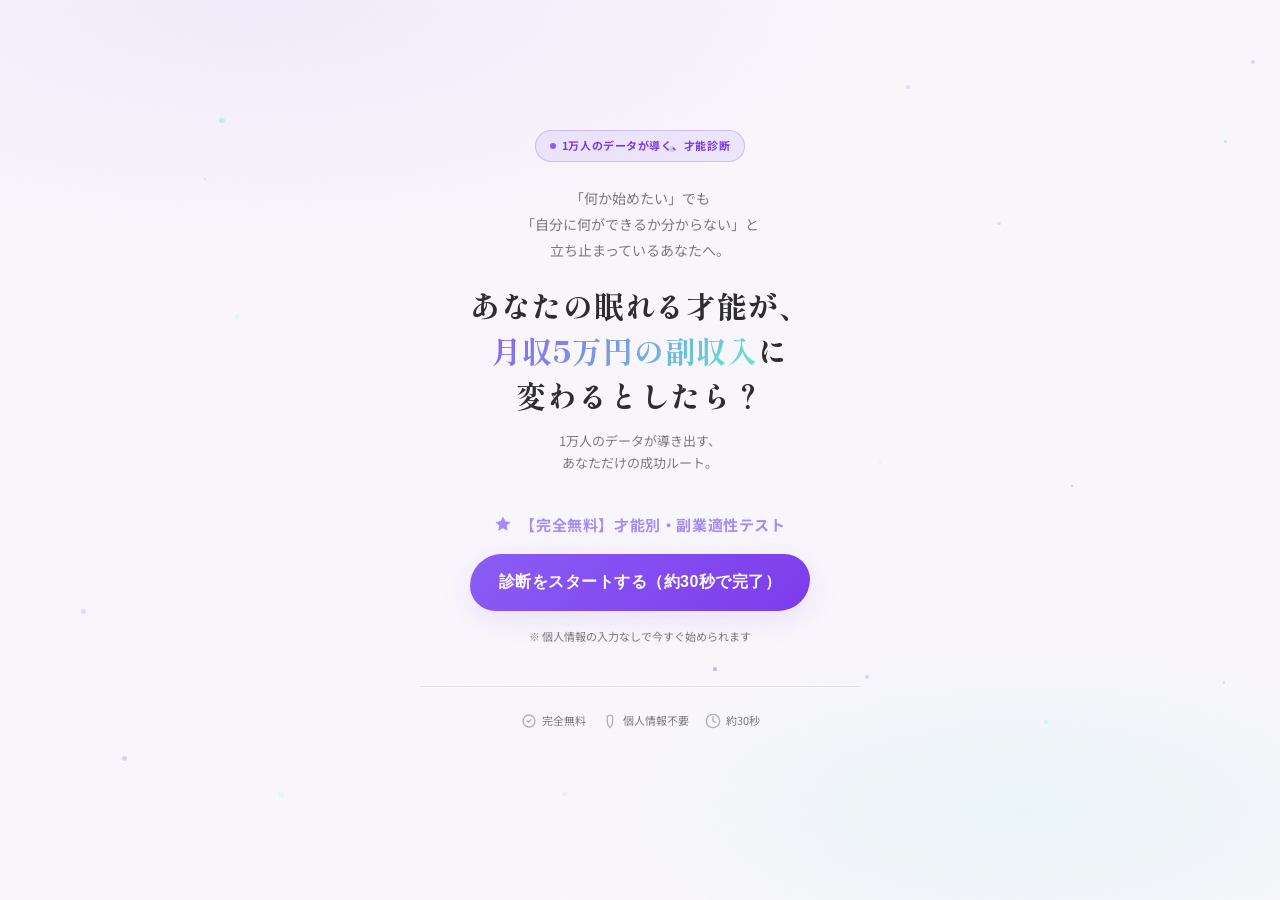
<file: 新ポートフォリオ/NextGate.html>
<!DOCTYPE html>
<html lang="ja">
<head>
  <meta charset="UTF-8" />
  <meta name="viewport" content="width=device-width, initial-scale=1.0" />
  <title>才能別・副業適性テスト｜NextGate</title>
  <meta name="description" content="AIと1万人のデータが導き出す、あなただけの成功ルート。【完全無料】才能別・副業適性テストで眠れる才能を発見しよう。" />
  <link rel="preconnect" href="https://fonts.googleapis.com" />
  <link rel="preconnect" href="https://fonts.gstatic.com" crossorigin />
  <link href="https://fonts.googleapis.com/css2?family=Noto+Sans+JP:wght@300;400;500;700;900&family=Shippori+Mincho:wght@400;700;800&display=swap" rel="stylesheet" />

  <style>
    /* ================================================================
       リセット & CSS 変数
    ================================================================ */
    *, *::before, *::after { box-sizing: border-box; margin: 0; padding: 0; }

    :root {
      /* ─── モーブ × ミント カラーパレット ─── */
      --bg-base:       #FAF7FC;   /* Lavender White */
      --bg-card:       #FFFFFF;
      --bg-card-sub:   rgba(250,247,252,0.9);
      --border-card:   rgba(44,44,44,0.10);
      --accent-terra:  #8B5CF6;   /* Mauve Purple — Primary Accent / CTA */
      --accent-sage:   #5EEAD4;   /* Mint — Secondary Accent */
      --accent-grad:   linear-gradient(135deg, #8B5CF6 0%, #5EEAD4 100%);
      --accent-cta:    #8B5CF6;
      --accent-cta-glow: rgba(139,92,246,0.30);
      --text-primary:  #2C2C2C;   /* Ink Black */
      --text-secondary:#7A7A7A;
      --text-em:       #8B5CF6;   /* Mauve emphasis */
      --gold:          #A78BFA;   /* Soft purple — badge */
      --success:       #0D9488;   /* Teal */
      --warn:          #A78BFA;   /* Light purple warning */
      --radius-sm:     8px;
      --radius-md:     16px;
      --radius-lg:     24px;
      /* ─── DESIGN.md 7.Micro-interactions: ease-out-quart ─── */
      --transition:    0.3s cubic-bezier(0.25, 1, 0.5, 1);
      --shadow-card:   0 4px 24px rgba(44,44,44,0.07);
      --shadow-warm:   0 8px 32px rgba(139,92,246,0.14);
    }

    html { scroll-behavior: smooth; }

    body {
      background:
        radial-gradient(ellipse 90% 50% at 20% 0%, rgba(139,92,246,0.08) 0%, transparent 55%),
        radial-gradient(ellipse 70% 40% at 80% 90%, rgba(94,234,212,0.09) 0%, transparent 50%),
        var(--bg-base);
      color: var(--text-primary);
      /* ─── DESIGN.md 5.Body: Noto Sans JP, line-height 1.7〜1.9 ─── */
      font-family: 'Noto Sans JP', sans-serif;
      font-size: 15px;
      line-height: 1.8;
      min-height: 100vh;
      overflow-x: hidden;
      position: relative;
    }

    /* ─── DESIGN.md 3.3 テクスチャとノイズ: フィルムノイズ Opacity 3% ─── */
    body::after {
      content: '';
      position: fixed;
      inset: 0;
      background-image: url("data:image/svg+xml,%3Csvg xmlns='http://www.w3.org/2000/svg' width='300' height='300'%3E%3Cfilter id='n'%3E%3CfeTurbulence type='fractalNoise' baseFrequency='0.9' numOctaves='4' stitchTiles='stitch'/%3E%3C/filter%3E%3Crect width='300' height='300' filter='url(%23n)' opacity='1'/%3E%3C/svg%3E");
      opacity: 0.03;
      pointer-events: none;
      z-index: 9999;
    }

    /* ================================================================
       ビュー管理（show / hide）
    ================================================================ */
    .view { display: none; }
    .view.active { display: block; }

    /* ================================================================
       ユーティリティ
    ================================================================ */
    .container {
      max-width: 480px;
      margin: 0 auto;
      padding: 0 20px;
    }

    .grad-text {
      background: var(--accent-grad);
      -webkit-background-clip: text;
      -webkit-text-fill-color: transparent;
      background-clip: text;
    }

    /* ─── DESIGN.md 準拠: Ink Black ベース強調 ─── */
    strong, b { color: var(--text-em); font-weight: 700; }

    /* ================================================================
       KEYFRAMES
    ================================================================ */
    @keyframes pulse {
      0%, 100% {
        box-shadow: 0 0 0 0 var(--accent-cta-glow), var(--shadow-warm);
        transform: scale(1);
      }
      50% {
        box-shadow: 0 0 0 10px transparent, 0 10px 36px rgba(224,122,95,0.35);
        transform: scale(1.02);
      }
    }

    @keyframes float {
      0%, 100% { transform: translateY(0) translateX(0); opacity: 0.5; }
      33%       { transform: translateY(-14px) translateX(6px); opacity: 0.8; }
      66%       { transform: translateY(-6px) translateX(-8px); opacity: 0.6; }
    }

    @keyframes spin {
      from { transform: rotate(0deg); }
      to   { transform: rotate(360deg); }
    }
    @keyframes spinRev {
      from { transform: rotate(0deg); }
      to   { transform: rotate(-360deg); }
    }

    @keyframes fadeIn {
      from { opacity: 0; transform: translateY(20px); }
      to   { opacity: 1; transform: translateY(0); }
    }

    @keyframes slideOutLeft {
      from { opacity: 1; transform: translateX(0); }
      to   { opacity: 0; transform: translateX(-50px); }
    }
    @keyframes slideInRight {
      from { opacity: 0; transform: translateX(50px); }
      to   { opacity: 1; transform: translateX(0); }
    }

    @keyframes shimmer {
      0%   { background-position: -200% center; }
      100% { background-position: 200% center; }
    }

    @keyframes breathe {
      0%, 100% { opacity: 0.6; }
      50%       { opacity: 1; }
    }

    @keyframes loadingTextFade {
      0%   { opacity: 0; transform: translateY(6px); }
      15%  { opacity: 1; transform: translateY(0); }
      80%  { opacity: 1; transform: translateY(0); }
      100% { opacity: 0; transform: translateY(-6px); }
    }

    @keyframes progressPulse {
      0%, 100% { filter: brightness(1); }
      50%       { filter: brightness(1.15); }
    }

    /* ================================================================
       ── VIEW: ファーストビュー ──
    ================================================================ */
    #view-fv {
      position: relative;
      min-height: 100vh;
      display: flex;
      flex-direction: column;
      align-items: center;
      justify-content: center;
      overflow: hidden;
      padding: 60px 20px 100px;
      text-align: center;
    }

    /* 浮遊パーティクル（温かみのある淡色） */
    .fv-particles {
      position: absolute;
      inset: 0;
      z-index: 0;
      pointer-events: none;
    }
    .particle {
      position: absolute;
      border-radius: 50%;
      animation: float linear infinite;
    }

    .fv-inner {
      position: relative;
      z-index: 1;
      width: 100%;
      max-width: 440px;
    }

    /* ─── バッジ: Terracotta ベース ─── */
    .fv-badge {
      display: inline-flex;
      align-items: center;
      gap: 6px;
      background: rgba(139,92,246,0.10);
      border: 1px solid rgba(139,92,246,0.30);
      color: #7C3AED;
      font-size: 11px;
      font-weight: 700;
      /* ─── DESIGN.md 5.Heading: letter-spacing 0.02〜0.05em ─── */
      letter-spacing: 0.05em;
      padding: 5px 14px;
      border-radius: 999px;
      margin-bottom: 24px;
    }
    .fv-badge::before {
      content: '';
      display: inline-block;
      width: 6px;
      height: 6px;
      background: #8B5CF6;
      border-radius: 50%;
      animation: breathe 1.8s ease-in-out infinite;
    }

    .fv-lead {
      font-size: 14px;
      color: var(--text-secondary);
      line-height: 1.85;
      margin-bottom: 20px;
    }

    /* ─── DESIGN.md 5.Heading: Shippori Mincho, letter-spacing 0.03em ─── */
    .fv-h1 {
      font-family: 'Shippori Mincho', serif;
      font-size: clamp(22px, 5.5vw, 30px);
      font-weight: 800;
      line-height: 1.5;
      margin-bottom: 12px;
      letter-spacing: 0.03em;
      color: var(--text-primary);
    }

    .fv-h1 .highlight {
      position: relative;
      display: inline-block;
      background: var(--accent-grad);
      -webkit-background-clip: text;
      -webkit-text-fill-color: transparent;
      background-clip: text;
    }

    .fv-sub {
      font-size: 13px;
      color: var(--text-secondary);
      margin-bottom: 36px;
      line-height: 1.7;
    }

    .fv-free-badge {
      display: inline-flex;
      align-items: center;
      gap: 8px;
      font-size: clamp(13px, 3.5vw, 15px);
      font-weight: 700;
      color: var(--gold);
      margin-bottom: 16px;
      letter-spacing: 0.04em;
    }

    /* ─── DESIGN.md 3.2 オーガニックシェイプ + 7.Hover: translateY(-4px) ─── */
    .fv-btn {
      display: block;
      width: 100%;
      max-width: 340px;
      margin: 0 auto 16px;
      padding: 18px 24px;
      background: linear-gradient(135deg, #8B5CF6 0%, #7C3AED 100%);
      color: #fff;
      font-size: 16px;
      font-weight: 900;
      text-align: center;
      border: none;
      /* ─── オーガニックな非対称角丸 ─── */
      border-radius: 40px 32px 40px 32px;
      cursor: pointer;
      letter-spacing: 0.03em;
      animation: pulse 2.6s ease-in-out infinite;
      position: relative;
      overflow: hidden;
      transition: transform var(--transition), box-shadow var(--transition);
      box-shadow: var(--shadow-warm);
    }
    .fv-btn::after {
      content: '';
      position: absolute;
      top: 0; left: -200%;
      width: 60%;
      height: 100%;
      background: linear-gradient(90deg, transparent, rgba(255,255,255,0.22), transparent);
      animation: shimmer 3.5s ease-in-out infinite;
    }
    /* ─── DESIGN.md 7.Hover: translateY(-4px) ─── */
    .fv-btn:hover {
      transform: translateY(-4px);
      box-shadow: 0 12px 36px rgba(139,92,246,0.35);
      animation: none;
    }

    .fv-note {
      font-size: 11px;
      color: var(--text-secondary);
    }

    .fv-trust {
      display: flex;
      align-items: center;
      justify-content: center;
      gap: 16px;
      margin-top: 40px;
      padding-top: 24px;
      border-top: 1px solid rgba(44,44,44,0.10);
      flex-wrap: wrap;
    }
    .fv-trust-item {
      font-size: 11px;
      color: var(--text-secondary);
      display: flex;
      align-items: center;
      gap: 5px;
    }
    .fv-trust-item .icon {
      width: 16px;
      height: 16px;
      opacity: 0.55;
    }

    /* ================================================================
       ── VIEW: クイズ ──
    ================================================================ */
    #view-quiz {
      min-height: 100vh;
      padding-bottom: 60px;
      background: var(--bg-base);
    }

    /* プログレスバー */
    .progress-wrap {
      position: sticky;
      top: 0;
      z-index: 100;
      background: rgba(249,246,240,0.95);
      backdrop-filter: blur(12px);
      -webkit-backdrop-filter: blur(12px);
      border-bottom: 1px solid rgba(44,44,44,0.09);
      padding: 14px 20px;
    }
    .progress-header {
      display: flex;
      justify-content: space-between;
      align-items: center;
      margin-bottom: 8px;
    }
    .progress-label {
      font-size: 12px;
      font-weight: 700;
      /* ─── DESIGN.md: letter-spacing 0.04em ─── */
      letter-spacing: 0.04em;
      color: var(--accent-terra);
    }
    .progress-label span {
      font-family: 'Shippori Mincho', serif;
    }
    .progress-label-count {
      font-size: 12px;
      color: var(--text-secondary);
      font-weight: 400;
    }
    .progress-track {
      height: 5px;
      background: rgba(44,44,44,0.10);
      border-radius: 999px;
      overflow: hidden;
    }
    .progress-fill {
      height: 100%;
      background: var(--accent-grad);
      border-radius: 999px;
      transition: width 0.6s cubic-bezier(0.25, 1, 0.5, 1);
    }

    /* クイズカード */
    .quiz-wrap {
      padding: 32px 20px;
      max-width: 480px;
      margin: 0 auto;
    }

    /* ─── DESIGN.md 3.1 脱グリッド: わずかな傾き ─── */
    .quiz-card {
      background: var(--bg-card);
      border: 1px solid var(--border-card);
      border-radius: var(--radius-lg);
      padding: 28px 24px;
      box-shadow: var(--shadow-card);
      /* 意図的な微細な揺らぎ */
      transform: rotate(-0.4deg);
    }
    .quiz-card.slide-out {
      animation: slideOutLeft 0.28s cubic-bezier(0.25, 1, 0.5, 1) forwards;
    }
    .quiz-card.slide-in {
      animation: slideInRight 0.32s cubic-bezier(0.25, 1, 0.5, 1) forwards;
    }

    .quiz-q-num {
      font-family: 'Shippori Mincho', serif;
      font-size: 11px;
      font-weight: 700;
      letter-spacing: 0.08em;
      color: var(--accent-sage);
      margin-bottom: 12px;
      display: flex;
      align-items: center;
      gap: 8px;
    }
    .quiz-q-num::before {
      content: '';
      display: inline-block;
      width: 18px;
      height: 2px;
      background: var(--accent-sage);
      border-radius: 2px;
    }

    /* ─── DESIGN.md 5.Heading: Shippori Mincho ─── */
    .quiz-q-text {
      font-family: 'Shippori Mincho', serif;
      font-size: clamp(15px, 4vw, 18px);
      font-weight: 700;
      line-height: 1.6;
      color: var(--text-primary);
      margin-bottom: 24px;
      letter-spacing: 0.03em;
    }

    .quiz-choices {
      display: flex;
      flex-direction: column;
      gap: 12px;
    }

    /* ─── DESIGN.md 2.1 Fittsの法則: 44px以上 ─── */
    .choice-btn {
      display: flex;
      align-items: flex-start;
      gap: 12px;
      background: rgba(249,246,240,0.6);
      border: 1px solid rgba(44,44,44,0.10);
      border-radius: var(--radius-md);
      padding: 14px 16px;
      min-height: 44px;
      cursor: pointer;
      text-align: left;
      transition: background var(--transition), border-color var(--transition), transform var(--transition), box-shadow var(--transition);
      color: var(--text-primary);
      font-family: 'Noto Sans JP', sans-serif;
      font-size: 14px;
      line-height: 1.6;
    }
    .choice-btn:hover {
      background: rgba(139,92,246,0.07);
      border-color: rgba(139,92,246,0.35);
      transform: translateX(4px);
      box-shadow: 0 2px 12px rgba(139,92,246,0.10);
    }
    .choice-btn:active {
      transform: scale(0.98);
    }
    .choice-label {
      flex-shrink: 0;
      width: 24px;
      height: 24px;
      background: var(--accent-grad);
      border-radius: 6px;
      font-family: 'Shippori Mincho', serif;
      font-size: 11px;
      font-weight: 700;
      display: flex;
      align-items: center;
      justify-content: center;
      color: #fff;
    }

    /* ================================================================
       ── VIEW: ローディング ──
    ================================================================ */
    #view-loading.active {
      display: flex;
    }

    #view-loading {
      min-height: 100vh;
      flex-direction: column;
      align-items: center;
      justify-content: center;
      padding: 40px 20px;
      text-align: center;
      background: var(--bg-base);
    }

    .loading-gears {
      position: relative;
      width: 100px;
      height: 100px;
      margin-bottom: 40px;
    }
    .gear-outer {
      position: absolute;
      inset: 0;
      animation: spin 5s linear infinite;
    }
    .gear-inner {
      position: absolute;
      top: 50%;
      left: 50%;
      width: 44px;
      height: 44px;
      margin: -22px 0 0 -22px;
      animation: spinRev 3.5s linear infinite;
    }

    /* ─── DESIGN.md 5.Heading: Shippori Mincho ─── */
    .loading-title {
      font-family: 'Shippori Mincho', serif;
      font-size: 13px;
      font-weight: 700;
      letter-spacing: 0.05em;
      color: var(--accent-sage);
      margin-bottom: 16px;
    }

    .loading-text {
      font-size: 15px;
      color: var(--text-secondary);
      min-height: 26px;
      animation: loadingTextFade 1.2s ease-in-out;
    }

    .loading-bar-wrap {
      width: 240px;
      height: 4px;
      background: rgba(44,44,44,0.10);
      border-radius: 999px;
      margin: 24px auto 0;
      overflow: hidden;
    }
    .loading-bar-fill {
      height: 100%;
      width: 0%;
      background: var(--accent-grad);
      border-radius: 999px;
      transition: width 0.8s cubic-bezier(0.25, 1, 0.5, 1);
    }

    /* ================================================================
       ── VIEW: 結果 ──
    ================================================================ */
    #view-result {
      padding-bottom: 120px;
      background: var(--bg-base);
    }

    /* 結果ヘッダー */
    .result-header {
      padding: 40px 20px 0;
      max-width: 480px;
      margin: 0 auto;
      text-align: center;
      animation: fadeIn 0.6s cubic-bezier(0.25, 1, 0.5, 1);
    }

    .result-badge {
      display: inline-block;
      font-family: 'Shippori Mincho', serif;
      font-size: 11px;
      font-weight: 700;
      letter-spacing: 0.08em;
      color: var(--gold);
      border: 1px solid rgba(167,139,250,0.35);
      background: rgba(167,139,250,0.08);
      padding: 5px 14px;
      border-radius: 999px;
      margin-bottom: 20px;
    }

    .result-type-icon {
      width: 80px;
      height: 80px;
      margin: 0 auto 16px;
      border-radius: 24px 18px 24px 18px; /* ─── オーガニックシェイプ ─── */
      display: flex;
      align-items: center;
      justify-content: center;
      background: var(--accent-grad);
      box-shadow: var(--shadow-warm);
    }

    /* ─── DESIGN.md 5.Heading: Shippori Mincho ─── */
    .result-type-name {
      font-family: 'Shippori Mincho', serif;
      font-size: clamp(24px, 6vw, 32px);
      font-weight: 800;
      margin-bottom: 4px;
      letter-spacing: 0.04em;
    }

    .result-type-sub {
      font-size: 13px;
      color: var(--text-secondary);
      margin-bottom: 28px;
    }

    /* 結果カード */
    .result-section {
      max-width: 480px;
      margin: 0 auto;
      padding: 0 20px;
      animation: fadeIn 0.7s 0.15s cubic-bezier(0.25, 1, 0.5, 1) both;
    }

    .result-card {
      background: var(--bg-card);
      border: 1px solid var(--border-card);
      border-radius: var(--radius-lg);
      padding: 22px 20px;
      margin-bottom: 14px;
      box-shadow: var(--shadow-card);
    }

    .result-card-title {
      font-family: 'Shippori Mincho', serif;
      font-size: 12px;
      font-weight: 700;
      letter-spacing: 0.06em;
      margin-bottom: 10px;
      display: flex;
      align-items: center;
      gap: 8px;
    }
    .result-card-title .dot {
      width: 8px;
      height: 8px;
      border-radius: 50%;
    }
    .card-strength .result-card-title .dot { background: var(--success); }
    .card-risk     .result-card-title .dot { background: var(--warn); }
    .card-motivation .result-card-title .dot { background: var(--accent-sage); }

    .card-strength   { border-color: rgba(74,155,127,0.20); }
    .card-risk       { border-color: rgba(200,136,58,0.20); }
    .card-motivation { border-color: rgba(129,178,154,0.25); }

    .result-card-title.strength-title   { color: var(--success); }
    .result-card-title.risk-title       { color: var(--warn); }
    .result-card-title.motivation-title { color: var(--accent-sage); }

    /* ─── DESIGN.md 5.Body: line-height 1.8 ─── */
    .result-card p {
      font-size: 14px;
      line-height: 1.85;
      color: var(--text-secondary);
    }
    .result-card p strong { color: var(--text-primary); }

    /* CTA セクション */
    .cta-section {
      max-width: 480px;
      margin: 28px auto 0;
      padding: 0 20px;
      animation: fadeIn 0.8s 0.3s cubic-bezier(0.25, 1, 0.5, 1) both;
    }

    .cta-divider {
      height: 1px;
      background: linear-gradient(90deg, transparent, rgba(44,44,44,0.12), transparent);
      margin-bottom: 28px;
    }

    .cta-counselor {
      display: flex;
      align-items: center;
      gap: 16px;
      margin-bottom: 20px;
    }
    .counselor-avatar {
      flex-shrink: 0;
      width: 64px;
      height: 64px;
      border-radius: 50%;
      background: var(--accent-grad);
      overflow: hidden;
      border: 2px solid rgba(139,92,246,0.25);
      box-shadow: var(--shadow-warm);
    }
    .counselor-avatar img {
      width: 100%;
      height: 100%;
      object-fit: cover;
      object-position: center top;
      display: block;
    }
    .counselor-info strong {
      display: block;
      font-size: 14px;
      font-weight: 700;
      color: var(--text-primary);
      margin-bottom: 2px;
    }
    .counselor-info span {
      font-size: 12px;
      color: var(--text-secondary);
      line-height: 1.6;
    }

    /* ─── DESIGN.md 5.Body: line-height 1.8 ─── */
    .cta-lead {
      font-size: 14px;
      line-height: 1.85;
      color: var(--text-secondary);
      margin-bottom: 20px;
    }
    .cta-lead strong { color: var(--text-primary); }

    /* ─── 特典ボックス ─── */
    .cta-gift {
      background: linear-gradient(135deg, rgba(139,92,246,0.08), rgba(94,234,212,0.08));
      border: 1px solid rgba(139,92,246,0.20);
      /* ─── オーガニックシェイプ ─── */
      border-radius: 24px 16px 24px 16px;
      padding: 18px 20px;
      margin-bottom: 24px;
      position: relative;
      overflow: hidden;
    }
    .cta-gift::before {
      content: '';
      position: absolute;
      top: 0; right: 0;
      width: 80px; height: 80px;
      background: linear-gradient(225deg, rgba(167,139,250,0.12), transparent);
    }
    .gift-label {
      font-size: 11px;
      font-weight: 700;
      letter-spacing: 0.06em;
      color: var(--gold);
      margin-bottom: 6px;
      display: flex;
      align-items: center;
      gap: 6px;
    }
    .gift-label::before { content: '🎁'; font-size: 14px; }
    .gift-text {
      font-size: 14px;
      font-weight: 700;
      color: var(--text-primary);
      line-height: 1.6;
    }
    .gift-sub {
      font-size: 12px;
      color: var(--text-secondary);
      margin-top: 4px;
    }

    /* ─── DESIGN.md 5.Heading: Shippori Mincho ─── */
    .cta-closer {
      font-family: 'Shippori Mincho', serif;
      font-size: 18px;
      font-weight: 700;
      text-align: center;
      color: var(--text-primary);
      margin-bottom: 20px;
      line-height: 1.6;
      letter-spacing: 0.03em;
    }

    .cta-note {
      font-size: 11px;
      color: var(--text-secondary);
      text-align: center;
      margin-top: 8px;
      line-height: 1.7;
    }

    /* ─── インラインCTAボタン ─── */
    #cta-inline-btn {
      display: block;
      width: 100%;
      padding: 16px 20px;
      background: linear-gradient(135deg, #8B5CF6 0%, #7C3AED 100%);
      color: #fff;
      font-size: 15px;
      font-weight: 900;
      text-align: center;
      border: none;
      /* ─── オーガニックシェイプ ─── */
      border-radius: 40px 32px 40px 32px;
      cursor: pointer;
      letter-spacing: 0.03em;
      box-shadow: var(--shadow-warm);
      position: relative;
      overflow: hidden;
      margin-bottom: 8px;
      transition: transform var(--transition), box-shadow var(--transition);
      font-family: 'Noto Sans JP', sans-serif;
    }
    #cta-inline-btn::after {
      content: '';
      position: absolute;
      top: 0; left: -200%;
      width: 60%;
      height: 100%;
      background: linear-gradient(90deg, transparent, rgba(255,255,255,0.20), transparent);
      animation: shimmer 3.5s ease-in-out infinite;
    }
    #cta-inline-btn:hover {
      transform: translateY(-4px);
      box-shadow: 0 12px 36px rgba(139,92,246,0.35);
    }

    /* スティッキーCTA */
    .sticky-cta {
      position: fixed;
      bottom: 0;
      left: 0;
      right: 0;
      z-index: 200;
      background: rgba(249,246,240,0.95);
      backdrop-filter: blur(16px);
      -webkit-backdrop-filter: blur(16px);
      border-top: 1px solid rgba(44,44,44,0.09);
      padding: 12px 20px 16px;
      display: none;
    }
    .sticky-cta.visible { display: block; }
    .sticky-cta-inner {
      max-width: 440px;
      margin: 0 auto;
    }
    .sticky-cta-btn {
      display: block;
      width: 100%;
      padding: 16px 20px;
      background: linear-gradient(135deg, #8B5CF6 0%, #7C3AED 100%);
      color: #fff;
      font-size: 15px;
      font-weight: 900;
      text-align: center;
      border: none;
      border-radius: 40px 32px 40px 32px;
      cursor: pointer;
      letter-spacing: 0.03em;
      box-shadow: var(--shadow-warm);
      position: relative;
      overflow: hidden;
      transition: transform var(--transition), box-shadow var(--transition);
      font-family: 'Noto Sans JP', sans-serif;
    }
    .sticky-cta-btn::after {
      content: '';
      position: absolute;
      top: 0; left: -200%;
      width: 60%;
      height: 100%;
      background: linear-gradient(90deg, transparent, rgba(255,255,255,0.20), transparent);
      animation: shimmer 3.5s ease-in-out infinite;
    }
    .sticky-cta-btn:hover {
      transform: translateY(-4px);
      box-shadow: 0 12px 36px rgba(139,92,246,0.35);
    }
    .sticky-cta-sub {
      font-size: 11px;
      color: var(--text-secondary);
      text-align: center;
      margin-top: 6px;
    }

    /* ================================================================
       レスポンシブ（PC用調整）
    ================================================================ */
    @media (min-width: 600px) {
      #view-fv { padding: 80px 40px 120px; }
      .quiz-wrap { padding: 40px 20px; }
    }
  </style>
</head>
<body>

  <!-- ============================================================
       VIEW 1: ファーストビュー
  ============================================================ -->
  <section id="view-fv" class="view active">
    <div class="fv-particles" id="fv-particles"></div>

    <div class="fv-inner">
      <div class="fv-badge">1万人のデータが導く、才能診断</div>

      <p class="fv-lead">
        「何か始めたい」でも<br>
        「自分に何ができるか分からない」と<br>
        立ち止まっているあなたへ。
      </p>

      <h1 class="fv-h1">
        あなたの眠れる才能が、<br>
        <span class="highlight">月収5万円の副収入</span>に<br>
        変わるとしたら？
      </h1>

      <p class="fv-sub">
        1万人のデータが導き出す、<br>あなただけの成功ルート。
      </p>

      <p class="fv-free-badge">
        <svg width="18" height="18" viewBox="0 0 24 24" fill="none" xmlns="http://www.w3.org/2000/svg">
          <path d="M12 2L15.09 8.26L22 9.27L17 14.14L18.18 21.02L12 17.77L5.82 21.02L7 14.14L2 9.27L8.91 8.26L12 2Z" fill="#A78BFA"/>
        </svg>
        【完全無料】才能別・副業適性テスト
      </p>

      <button class="fv-btn" onclick="startQuiz()">
        診断をスタートする（約30秒で完了）
      </button>
      <p class="fv-note">※ 個人情報の入力なしで今すぐ始められます</p>

      <div class="fv-trust">
        <span class="fv-trust-item">
          <svg class="icon" viewBox="0 0 24 24" fill="none" xmlns="http://www.w3.org/2000/svg">
            <path d="M9 12L11 14L15 10M21 12C21 16.9706 16.9706 21 12 21C7.02944 21 3 16.9706 3 12C3 7.02944 7.02944 3 12 3C16.9706 3 21 7.02944 21 12Z" stroke="#7A7A7A" stroke-width="2" stroke-linecap="round" stroke-linejoin="round"/>
          </svg>
          完全無料
        </span>
        <span class="fv-trust-item">
          <svg class="icon" viewBox="0 0 24 24" fill="none" xmlns="http://www.w3.org/2000/svg">
            <path d="M12 22S8 18 8 13V5L12 3L16 5V13C16 18 12 22 12 22Z" stroke="#7A7A7A" stroke-width="2" stroke-linecap="round" stroke-linejoin="round"/>
          </svg>
          個人情報不要
        </span>
        <span class="fv-trust-item">
          <svg class="icon" viewBox="0 0 24 24" fill="none" xmlns="http://www.w3.org/2000/svg">
            <circle cx="12" cy="12" r="10" stroke="#7A7A7A" stroke-width="2"/>
            <path d="M12 6V12L16 14" stroke="#7A7A7A" stroke-width="2" stroke-linecap="round"/>
          </svg>
          約30秒
        </span>
      </div>
    </div>
  </section>

  <!-- ============================================================
       VIEW 2: クイズ
  ============================================================ -->
  <section id="view-quiz" class="view">
    <div class="progress-wrap">
      <div class="progress-header">
        <span class="progress-label">才能を解析中… <span id="progress-pct">0</span>%</span>
        <span class="progress-label-count">
          Q<span id="progress-qnum">1</span> / 5
        </span>
      </div>
      <div class="progress-track">
        <div class="progress-fill" id="progress-fill" style="width: 0%"></div>
      </div>
    </div>

    <div class="quiz-wrap">
      <div class="quiz-card" id="quiz-card">
        <!-- JS で動的挿入 -->
      </div>
    </div>
  </section>

  <!-- ============================================================
       VIEW 3: ローディング
  ============================================================ -->
  <section id="view-loading" class="view">
    <div class="loading-gears">
      <!-- 外側ギア -->
      <svg class="gear-outer" viewBox="0 0 100 100" fill="none" xmlns="http://www.w3.org/2000/svg">
        <path d="M50 8A42 42 0 1 1 8 50 42.047 42.047 0 0 1 50 8Z" stroke="rgba(139,92,246,0.15)" stroke-width="2"/>
        <path fill-rule="evenodd" clip-rule="evenodd" d="
          M46 2h8v8.2a34 34 0 0 1 10.4 4.3l5.8-5.8 5.7 5.7-5.8 5.8A34 34 0 0 1 74.5 30l8.2-.1v8H74.5a34 34 0 0 1-4.4 10.4l5.8 5.8-5.7 5.6-5.8-5.8A34 34 0 0 1 54 57.7V66h-8v-8.3a34 34 0 0 1-10.4-4.3l-5.8 5.8-5.6-5.6 5.8-5.8A34 34 0 0 1 25.5 38l-8.2.1v-8l8.2.1A34 34 0 0 1 30 19.8l-5.8-5.8 5.6-5.6 5.8 5.8A34 34 0 0 1 46 10.2V2Z
          M50 30a20 20 0 1 0 0 40 20 20 0 0 0 0-40Z
        " fill="url(#gear-grad)"/>
        <defs>
          <linearGradient id="gear-grad" x1="10" y1="10" x2="90" y2="90" gradientUnits="userSpaceOnUse">
            <stop offset="0%" stop-color="#8B5CF6"/>
            <stop offset="100%" stop-color="#5EEAD4"/>
          </linearGradient>
        </defs>
      </svg>
      <!-- 内側ギア -->
      <svg class="gear-inner" viewBox="0 0 44 44" fill="none" xmlns="http://www.w3.org/2000/svg">
        <path fill-rule="evenodd" clip-rule="evenodd" d="
          M19 0h6v5.4a16 16 0 0 1 5.6 2.3l3.8-3.8 4.2 4.3-3.8 3.8A16 16 0 0 1 37.2 18l5.5-.1V24l-5.5-.1a16 16 0 0 1-2.5 5.6l3.8 3.8-4.2 4.2-3.8-3.8A16 16 0 0 1 25 36v5H19v-5a16 16 0 0 1-5.6-2.3l-3.8 3.8-4.2-4.2 3.8-3.8A16 16 0 0 1 6.8 24l-5.5.1V18l5.5.1A16 16 0 0 1 9 12.5L5.2 8.7l4.2-4.3 3.8 3.8A16 16 0 0 1 19 5.4V0Z
          M22 13a9 9 0 1 0 0 18 9 9 0 0 0 0-18Z
        " fill="url(#gear-grad2)"/>
        <defs>
          <linearGradient id="gear-grad2" x1="0" y1="0" x2="44" y2="44" gradientUnits="userSpaceOnUse">
            <stop offset="0%" stop-color="#5EEAD4"/>
            <stop offset="100%" stop-color="#8B5CF6"/>
          </linearGradient>
        </defs>
      </svg>
    </div>

    <div class="loading-title">才能を解析しています</div>
    <p class="loading-text" id="loading-text">あなたの回答データを解析中…</p>

    <div class="loading-bar-wrap">
      <div class="loading-bar-fill" id="loading-bar"></div>
    </div>
  </section>

  <!-- ============================================================
       VIEW 4: 結果 ＋ CTA
  ============================================================ -->
  <section id="view-result" class="view">

    <div class="result-header">
      <div class="result-badge">診断が完了しました</div>
      <div class="result-type-icon" id="result-icon">
        <!-- JS で挿入 -->
      </div>
      <h2 class="result-type-name grad-text" id="result-type-name"></h2>
      <p class="result-type-sub" id="result-type-sub"></p>
    </div>

    <div class="result-section">
      <div class="result-card card-strength">
        <div class="result-card-title strength-title">
          <span class="dot"></span>あなたの強み
        </div>
        <p id="result-strength"></p>
      </div>

      <div class="result-card card-risk">
        <div class="result-card-title risk-title">
          <span class="dot"></span>見落とされがちなリスク
        </div>
        <p id="result-risk"></p>
      </div>

      <div class="result-card card-motivation">
        <div class="result-card-title motivation-title">
          <span class="dot"></span>NextGate で変わる未来
        </div>
        <p id="result-motivation"></p>
      </div>
    </div>

    <!-- CTA セクション -->
    <div class="cta-section">
      <div class="cta-divider"></div>

      <div class="cta-counselor">
        <div class="counselor-avatar">
          <img src="田中エリコ.png" alt="田中エリコ — NextGate 認定キャリアアドバイザー" />
        </div>
        <div class="counselor-info">
          <strong>あなたの担当：田中 エリコ</strong>
          <span>NextGate 認定キャリアアドバイザー<br>副業成功支援実績 1,200名以上</span>
        </div>
      </div>

      <p class="cta-lead">
        この診断結果は、あなたの可能性の「ほんの入り口」に過ぎません。<br><br>
        あなたの才能タイプを、実際の副業市場でどう活かせば<strong>「最短で稼げるのか」</strong>？
        NextGateのプロフェッショナルが、あなたの診断スコアに基づき、
        あなた専用の<strong>「副業スタート・ロードマップ」</strong>を無料で設計します。
      </p>

      <div class="cta-gift">
        <div class="gift-label">本日限定 無料カウンセリング参加特典</div>
        <p class="gift-text" id="gift-text">
          診断結果に基づく「あなたの才能を120%活かす<br>副業ジャンル完全ガイド（PDF）」をプレゼント！
        </p>
        <p class="gift-sub">※ カウンセリング参加者全員にプレゼント</p>
      </div>

      <p class="cta-closer">
        今のモヤモヤを、<br>今日ここで終わりにしませんか？
      </p>

      <button id="cta-inline-btn">
        <span id="cta-inline-text">〇〇タイプ専用・無料カウンセリングの空き枠を見る</span>
      </button>
      <p class="cta-note">
        ※ 無理な勧誘は一切ありません<br>
        ※ カメラオフでの参加も可能です
      </p>
    </div>
  </section>

  <!-- スティッキーCTA（スクロール追従） -->
  <div class="sticky-cta" id="sticky-cta">
    <div class="sticky-cta-inner">
      <button class="sticky-cta-btn" id="sticky-cta-btn">
        <span id="sticky-cta-text">無料カウンセリングの空き枠を見る →</span>
      </button>
      <p class="sticky-cta-sub">※ 無理な勧誘なし・カメラオフ参加OK</p>
    </div>
  </div>

  <!-- ============================================================
       JavaScript
  ============================================================ -->
  <script>
    /* ─── クイズデータ ─── */
    const QUESTIONS = [
      {
        num: 1,
        category: '行動特性',
        text: '未経験の仕事を頼まれたとき、あなたの最初の行動は？',
        choices: [
          { key: 'A', text: 'まずは全体の計画と手順を頭の中で組み立てる' },
          { key: 'B', text: 'とにかく手を動かしながら、やり方を模索する' },
          { key: 'C', text: '過去の似た事例や、知っている人にヒントを求める' },
          { key: 'D', text: '何のためにやるのか、目的や背景をじっくり考える' }
        ]
      },
      {
        num: 2,
        category: '興味関心',
        text: '休日の過ごし方で、一番「充実感」を感じるのは？',
        choices: [
          { key: 'A', text: '部屋の模様替えやDIYなど、目に見える形を作り上げたとき' },
          { key: 'B', text: '友人や家族の相談に乗り、相手の笑顔を引き出せたとき' },
          { key: 'C', text: '気になっていた本や動画を一気見し、知識を吸収したとき' },
          { key: 'D', text: 'ドライブや旅行など、計画通りにスムーズな移動ができたとき' }
        ]
      },
      {
        num: 3,
        category: '強み',
        text: 'チーム内で「これなら誰にも負けない」と密かに思っていることは？',
        choices: [
          { key: 'A', text: 'トラブルが起きた時の、冷静な状況分析' },
          { key: 'B', text: '誰も思いつかないような、斬新なアイデア出し' },
          { key: 'C', text: '複雑な作業を、誰でもできるようにマニュアル化すること' },
          { key: 'D', text: '落ち込んでいるメンバーのモチベーションを上げること' }
        ]
      },
      {
        num: 4,
        category: '価値観',
        text: '副業を始めるなら、絶対に避けたいストレスはどれ？',
        choices: [
          { key: 'A', text: '自分のペースで進められない、時間的な縛り' },
          { key: 'B', text: '努力しても報酬が変わらない、理不尽な評価' },
          { key: 'C', text: 'クレーム対応など、感情をすり減らす対人関係' },
          { key: 'D', text: '単調で変化のない、ルーチンワークの繰り返し' }
        ]
      },
      {
        num: 5,
        category: '未来逆算',
        text: '3年後、あなたが最も手に入れていたい「理想の状態」は？',
        choices: [
          { key: 'A', text: '場所や時間に縛られず、PC1台で自由に稼ぐライフスタイル' },
          { key: 'B', text: '自分の名前とスキルで指名され、感謝されるポジション' },
          { key: 'C', text: '複数の収入源を持ち、会社に依存しない圧倒的な安心感' },
          { key: 'D', text: '新しいビジネスやプロジェクトを自ら仕掛ける影響力' }
        ]
      }
    ];

    /* ─── 結果タイプデータ ─── */
    const TYPES = {
      A: {
        name: '軍師タイプ',
        sub: '論理と戦略で勝利を導くアナリスト',
        icon: `<svg width="40" height="40" viewBox="0 0 40 40" fill="none" xmlns="http://www.w3.org/2000/svg">
          <path d="M8 28L20 8L32 28H8Z" stroke="white" stroke-width="2.5" stroke-linejoin="round"/>
          <path d="M14 22H26M11 26H29" stroke="white" stroke-width="2" stroke-linecap="round"/>
          <circle cx="20" cy="8" r="2" fill="white"/>
        </svg>`,
        strength: '情報を整理し、最短ルートを見つけ出す<strong>圧倒的な論理的思考力</strong>が、あなたの最大の武器です。複雑な問題を構造化して解決策を導き出す力は、多くの人にはない希少なスキルです。',
        risk: '完璧を求めすぎるあまり「準備」だけで終わり、第一歩を踏み出せずにチャンスを逃す傾向があります。分析は力ですが、行動しない分析は価値を生みません。',
        motivation: 'あなたの緻密な分析力は、<strong>データマーケティングや広告運用</strong>の世界で即戦力になります。NextGateで「正しい戦術」さえ学べば、月収10万円の壁は半年で突破可能です。',
        ctaText: '軍師タイプ専用・無料カウンセリングの空き枠を見る'
      },
      B: {
        name: 'クリエイタータイプ',
        sub: '無から有を生み出す職人',
        icon: `<svg width="40" height="40" viewBox="0 0 40 40" fill="none" xmlns="http://www.w3.org/2000/svg">
          <path d="M12 28L22 8L28 20L32 14" stroke="white" stroke-width="2.5" stroke-linecap="round" stroke-linejoin="round"/>
          <circle cx="22" cy="8" r="2.5" fill="white"/>
          <path d="M8 34H32" stroke="white" stroke-width="2" stroke-linecap="round"/>
          <path d="M14 34V26M20 34V22M26 34V28" stroke="white" stroke-width="2" stroke-linecap="round"/>
        </svg>`,
        strength: '一つのことに没頭できる<strong>集中力と細部へのこだわり、独自の世界観</strong>。あなたが作り出すものには、他の誰にも真似できないオリジナリティが宿っています。',
        risk: '素晴らしいスキルを持ちながらも「安売り」してしまい、都合の良い労働力として搾取される危険性があります。スキルの価値を正しく市場へ提示する方法を学ぶことが急務です。',
        motivation: 'あなたのクリエイティビティに「<strong>売れるWebデザイン（LP制作）</strong>」の方程式を掛け合わせましょう。NextGateのカリキュラムなら、あなたの美意識がそのまま高単価案件に直結します。',
        ctaText: 'クリエイタータイプ専用・無料カウンセリングの空き枠を見る'
      },
      C: {
        name: '伝道師タイプ',
        sub: '人の心を動かすコミュニケーションマスター',
        icon: `<svg width="40" height="40" viewBox="0 0 40 40" fill="none" xmlns="http://www.w3.org/2000/svg">
          <circle cx="20" cy="14" r="6" stroke="white" stroke-width="2.5"/>
          <path d="M8 34C8 27.373 13.373 22 20 22C26.627 22 32 27.373 32 34" stroke="white" stroke-width="2.5" stroke-linecap="round"/>
          <path d="M26 10L30 6M14 10L10 6" stroke="white" stroke-width="2" stroke-linecap="round"/>
          <path d="M28 16L34 16M6 16L12 16" stroke="white" stroke-width="2" stroke-linecap="round"/>
        </svg>`,
        strength: '相手の感情を読み取り、言葉で人の背中を押す<strong>共感力と表現力</strong>。あなたの言葉には、人の行動を変える力が宿っています。',
        risk: '他人のために時間とエネルギーを使いすぎ、自分自身の資産（スキルや収入）が構築しにくい状態にあります。「優しさ」を戦略的に使うことを学ぶ必要があります。',
        motivation: 'あなたの共感力は「<strong>セールスライティング</strong>」や「<strong>SNS運用代行</strong>」において最強の武器です。NextGateで、その優しさを「収益化する仕組み」に変えませんか？',
        ctaText: '伝道師タイプ専用・無料カウンセリングの空き枠を見る'
      },
      D: {
        name: '調和者タイプ',
        sub: '全体を俯瞰し円滑に回すマネージャー',
        icon: `<svg width="40" height="40" viewBox="0 0 40 40" fill="none" xmlns="http://www.w3.org/2000/svg">
          <rect x="8" y="10" width="10" height="8" rx="2" stroke="white" stroke-width="2.5"/>
          <rect x="22" y="10" width="10" height="8" rx="2" stroke="white" stroke-width="2.5"/>
          <rect x="8" y="24" width="10" height="8" rx="2" stroke="white" stroke-width="2.5"/>
          <rect x="22" y="24" width="10" height="8" rx="2" stroke="white" stroke-width="2.5"/>
          <path d="M18 14H22M18 28H22M13 18V24M27 18V24" stroke="white" stroke-width="2" stroke-linecap="round"/>
        </svg>`,
        strength: '全体のバランスを見極め、タスクを効率化して<strong>スムーズな進行を維持する管理能力</strong>。あなたがいるだけでチームが機能する、希少な存在です。',
        risk: '常に「縁の下の力持ち」に徹してしまい、自分自身の市場価値や評価が上がらず、器用貧乏で終わるリスクがあります。自分の貢献を正当に評価させる術を身につけましょう。',
        motivation: 'あなたの管理能力は「<strong>Webディレクション</strong>」や「<strong>オンライン秘書</strong>」として引く手あまたです。NextGateで案件進行のプロになれば、安定した継続案件で月収は確実に底上げされます。',
        ctaText: '調和者タイプ専用・無料カウンセリングの空き枠を見る'
      }
    };

    /* ─── 状態管理 ─── */
    let currentQ = 0;
    const answers = [];

    /* ─── パーティクル生成（温かみのある淡色パレット） ─── */
    function createParticles() {
      const container = document.getElementById('fv-particles');
      const colors = ['#8B5CF6', '#5EEAD4', '#A78BFA', '#7C3AED', '#99F6E4'];
      for (let i = 0; i < 18; i++) {
        const p = document.createElement('div');
        p.className = 'particle';
        const size = Math.random() * 5 + 2;
        const x = Math.random() * 100;
        const y = Math.random() * 100;
        const dur = Math.random() * 10 + 8;
        const delay = Math.random() * 6;
        const color = colors[Math.floor(Math.random() * colors.length)];
        p.style.cssText = `
          width:${size}px; height:${size}px;
          left:${x}%; top:${y}%;
          background:${color};
          animation-duration:${dur}s;
          animation-delay:${delay}s;
          opacity:${Math.random() * 0.35 + 0.1};
        `;
        container.appendChild(p);
      }
    }
    createParticles();

    /* ─── ビュー切替 ─── */
    function showView(id) {
      document.querySelectorAll('.view').forEach(v => v.classList.remove('active'));
      document.getElementById(id).classList.add('active');
    }

    /* ─── 効果音（Web Audio API） ─── */
    let audioCtx = null;
    function playSelectSound() {
      try {
        if (!audioCtx) audioCtx = new (window.AudioContext || window.webkitAudioContext)();
        const notes = [440, 554, 659];
        notes.forEach((freq, i) => {
          const osc = audioCtx.createOscillator();
          const gain = audioCtx.createGain();
          osc.connect(gain);
          gain.connect(audioCtx.destination);
          osc.type = 'sine';
          osc.frequency.setValueAtTime(freq, audioCtx.currentTime + i * 0.06);
          osc.frequency.exponentialRampToValueAtTime(freq * 1.05, audioCtx.currentTime + i * 0.06 + 0.08);
          gain.gain.setValueAtTime(0, audioCtx.currentTime + i * 0.06);
          gain.gain.linearRampToValueAtTime(0.10, audioCtx.currentTime + i * 0.06 + 0.02);
          gain.gain.exponentialRampToValueAtTime(0.001, audioCtx.currentTime + i * 0.06 + 0.18);
          osc.start(audioCtx.currentTime + i * 0.06);
          osc.stop(audioCtx.currentTime + i * 0.06 + 0.2);
        });
      } catch (e) { /* 音声エラーは無視 */ }
    }

    /* ─── クイズ開始 ─── */
    function startQuiz() {
      showView('view-quiz');
      renderQuestion(0);
      document.getElementById('view-quiz').scrollIntoView({ behavior: 'smooth' });
    }

    /* ─── 質問描画 ─── */
    function renderQuestion(index, animate = false) {
      const q = QUESTIONS[index];
      const pct = (index / QUESTIONS.length) * 100;
      document.getElementById('progress-fill').style.width = pct + '%';
      document.getElementById('progress-pct').textContent = Math.round(pct);
      document.getElementById('progress-qnum').textContent = index + 1;

      const card = document.getElementById('quiz-card');

      if (animate) {
        card.classList.add('slide-out');
        setTimeout(() => {
          card.classList.remove('slide-out');
          injectQuestion(card, q, index);
          card.classList.add('slide-in');
          setTimeout(() => card.classList.remove('slide-in'), 380);
        }, 260);
      } else {
        injectQuestion(card, q, index);
      }
    }

    function injectQuestion(card, q, index) {
      card.innerHTML = `
        <div class="quiz-q-num">QUESTION ${String(index + 1).padStart(2, '0')} — ${q.category}</div>
        <p class="quiz-q-text">${q.text}</p>
        <div class="quiz-choices">
          ${q.choices.map(c => `
            <button class="choice-btn" onclick="selectAnswer('${c.key}', ${index})">
              <span class="choice-label">${c.key}</span>
              <span>${c.text}</span>
            </button>
          `).join('')}
        </div>
      `;
    }

    /* ─── 回答選択 ─── */
    function selectAnswer(key, qIndex) {
      playSelectSound();

      // ボタン無効化（2重タップ防止）
      document.querySelectorAll('.choice-btn').forEach(btn => {
        btn.style.pointerEvents = 'none';
      });

      // 選択ハイライト（Sage Green ベース）
      const buttons = document.querySelectorAll('.choice-btn');
      buttons.forEach(btn => {
        if (btn.textContent.trim().startsWith(key)) {
          btn.style.background = 'rgba(94,234,212,0.15)';
          btn.style.borderColor = 'rgba(94,234,212,0.55)';
        }
      });

      answers.push(key);

      if (qIndex + 1 < QUESTIONS.length) {
        setTimeout(() => renderQuestion(qIndex + 1, true), 350);
      } else {
        // 最後の質問
        document.getElementById('progress-fill').style.width = '100%';
        document.getElementById('progress-pct').textContent = '100';
        setTimeout(() => showLoading(), 500);
      }
    }

    /* ─── ローディング演出 ─── */
    function showLoading() {
      showView('view-loading');
      const texts = [
        'あなたの回答データを解析中…',
        '1万人のデータとマッチングしています…',
        'あなたの「隠れた才能」が特定されました',
        '結果を生成しています…'
      ];
      const textEl = document.getElementById('loading-text');
      const barEl  = document.getElementById('loading-bar');
      let step = 0;

      barEl.style.width = '0%';

      function nextText() {
        if (step >= texts.length) {
          setTimeout(showResult, 600);
          return;
        }
        textEl.style.animation = 'none';
        textEl.offsetHeight; // reflow
        textEl.textContent = texts[step];
        textEl.style.animation = 'loadingTextFade 1.1s ease-in-out';
        barEl.style.width = ((step + 1) / texts.length * 100) + '%';
        step++;
        setTimeout(nextText, 1100);
      }
      nextText();
    }

    /* ─── タイプ判定 ─── */
    function calcType() {
      const count = { A: 0, B: 0, C: 0, D: 0 };
      answers.forEach(a => count[a]++);

      // 同数の場合は後半（Q4,Q5 = index 3,4）優先
      const lateAnswers = answers.slice(3);
      lateAnswers.forEach(a => count[a] += 0.5);

      let best = 'A';
      Object.keys(count).forEach(k => {
        if (count[k] > count[best]) best = k;
      });
      return best;
    }

    /* ─── 結果表示 ─── */
    function showResult() {
      const typeKey = calcType();
      const type    = TYPES[typeKey];

      document.getElementById('result-icon').innerHTML         = type.icon;
      document.getElementById('result-type-name').textContent  = type.name;
      document.getElementById('result-type-sub').textContent   = type.sub;
      document.getElementById('result-strength').innerHTML     = type.strength;
      document.getElementById('result-risk').innerHTML         = type.risk;
      document.getElementById('result-motivation').innerHTML   = type.motivation;
      document.getElementById('cta-inline-text').textContent   = type.ctaText;
      document.getElementById('sticky-cta-text').textContent   = `${type.name}専用・無料カウンセリングを見る →`;

      showView('view-result');

      // スティッキーCTA 表示タイミング
      setTimeout(() => {
        document.getElementById('sticky-cta').classList.add('visible');
      }, 1200);
    }

    /* ─── スクロールでスティッキーCTA 制御 ─── */
    document.addEventListener('scroll', () => {
      const resultView = document.getElementById('view-result');
      if (!resultView.classList.contains('active')) return;
      const inlineBtn = document.getElementById('cta-inline-btn');
      const rect = inlineBtn.getBoundingClientRect();
      const stickyCta = document.getElementById('sticky-cta');
      if (rect.top < window.innerHeight && rect.bottom > 0) {
        stickyCta.classList.remove('visible');
      } else {
        stickyCta.classList.add('visible');
      }
    });
  </script>

</body>
</html>
</file>
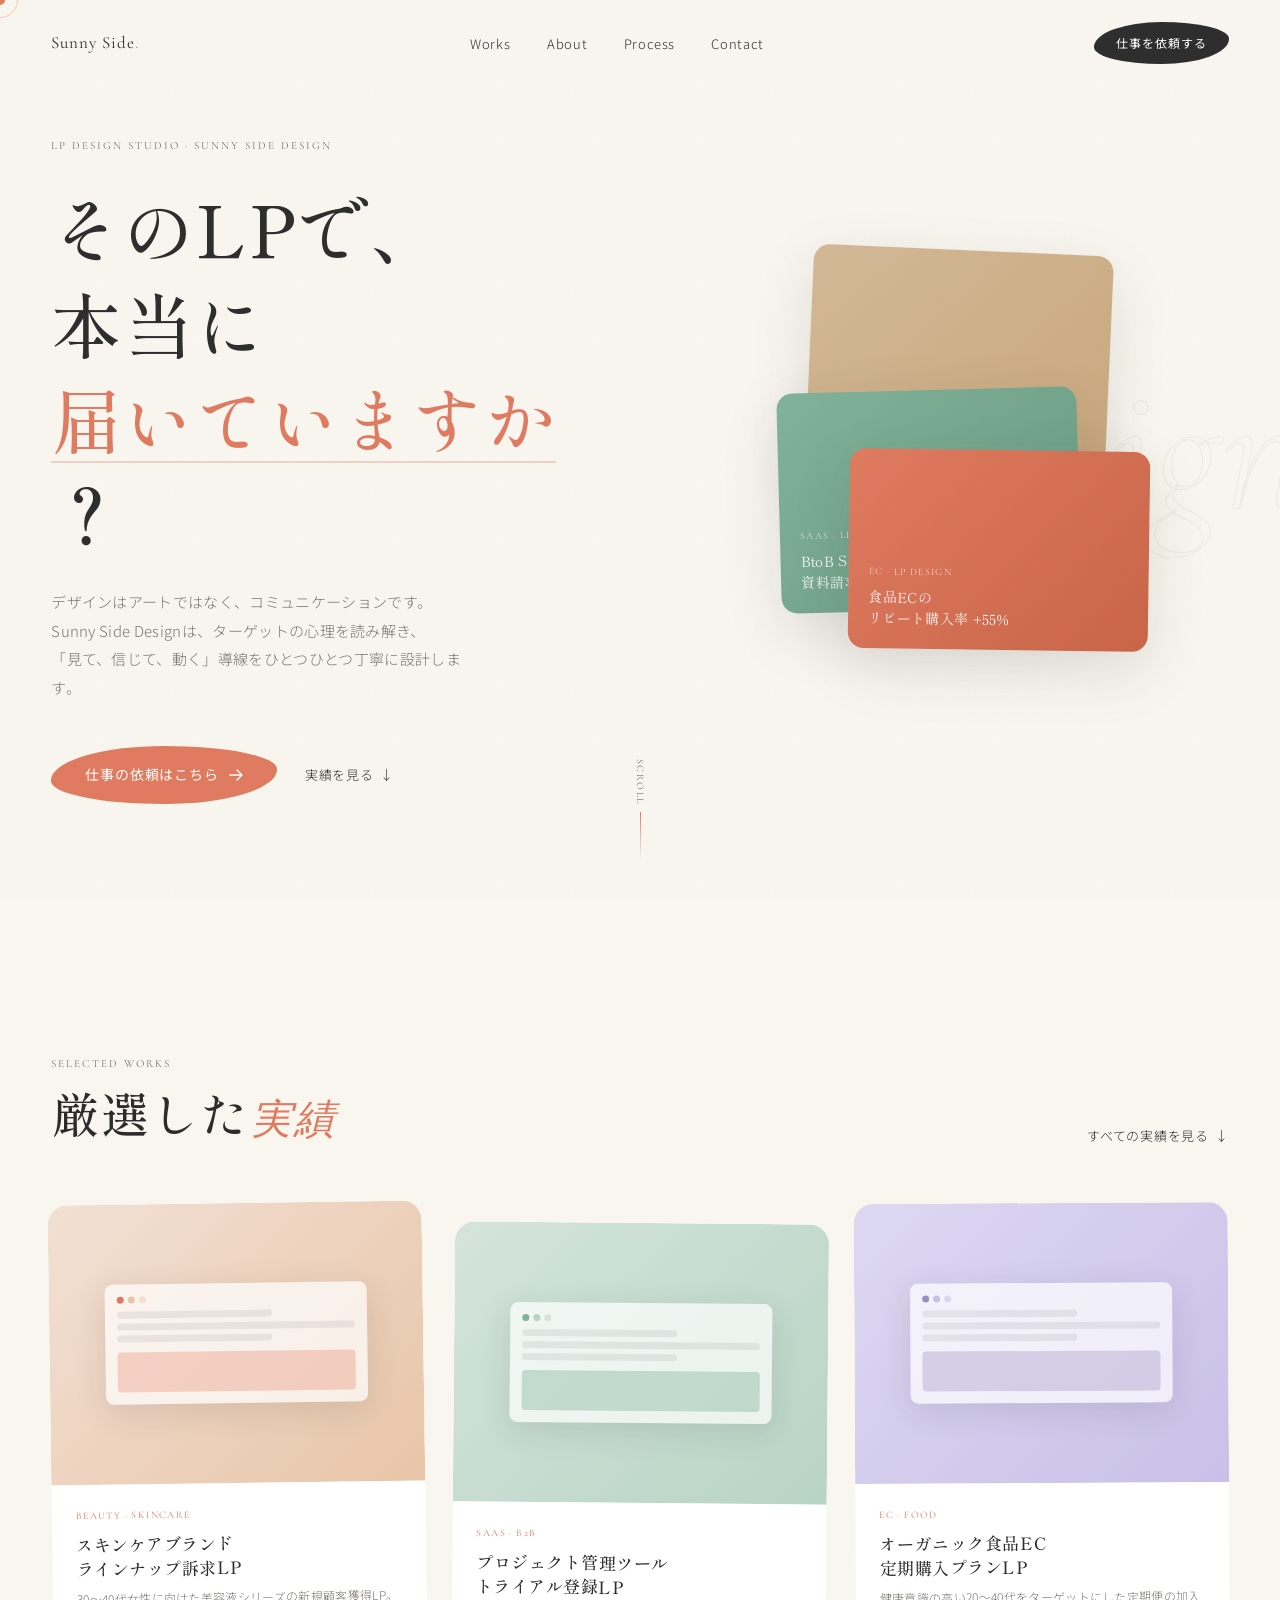
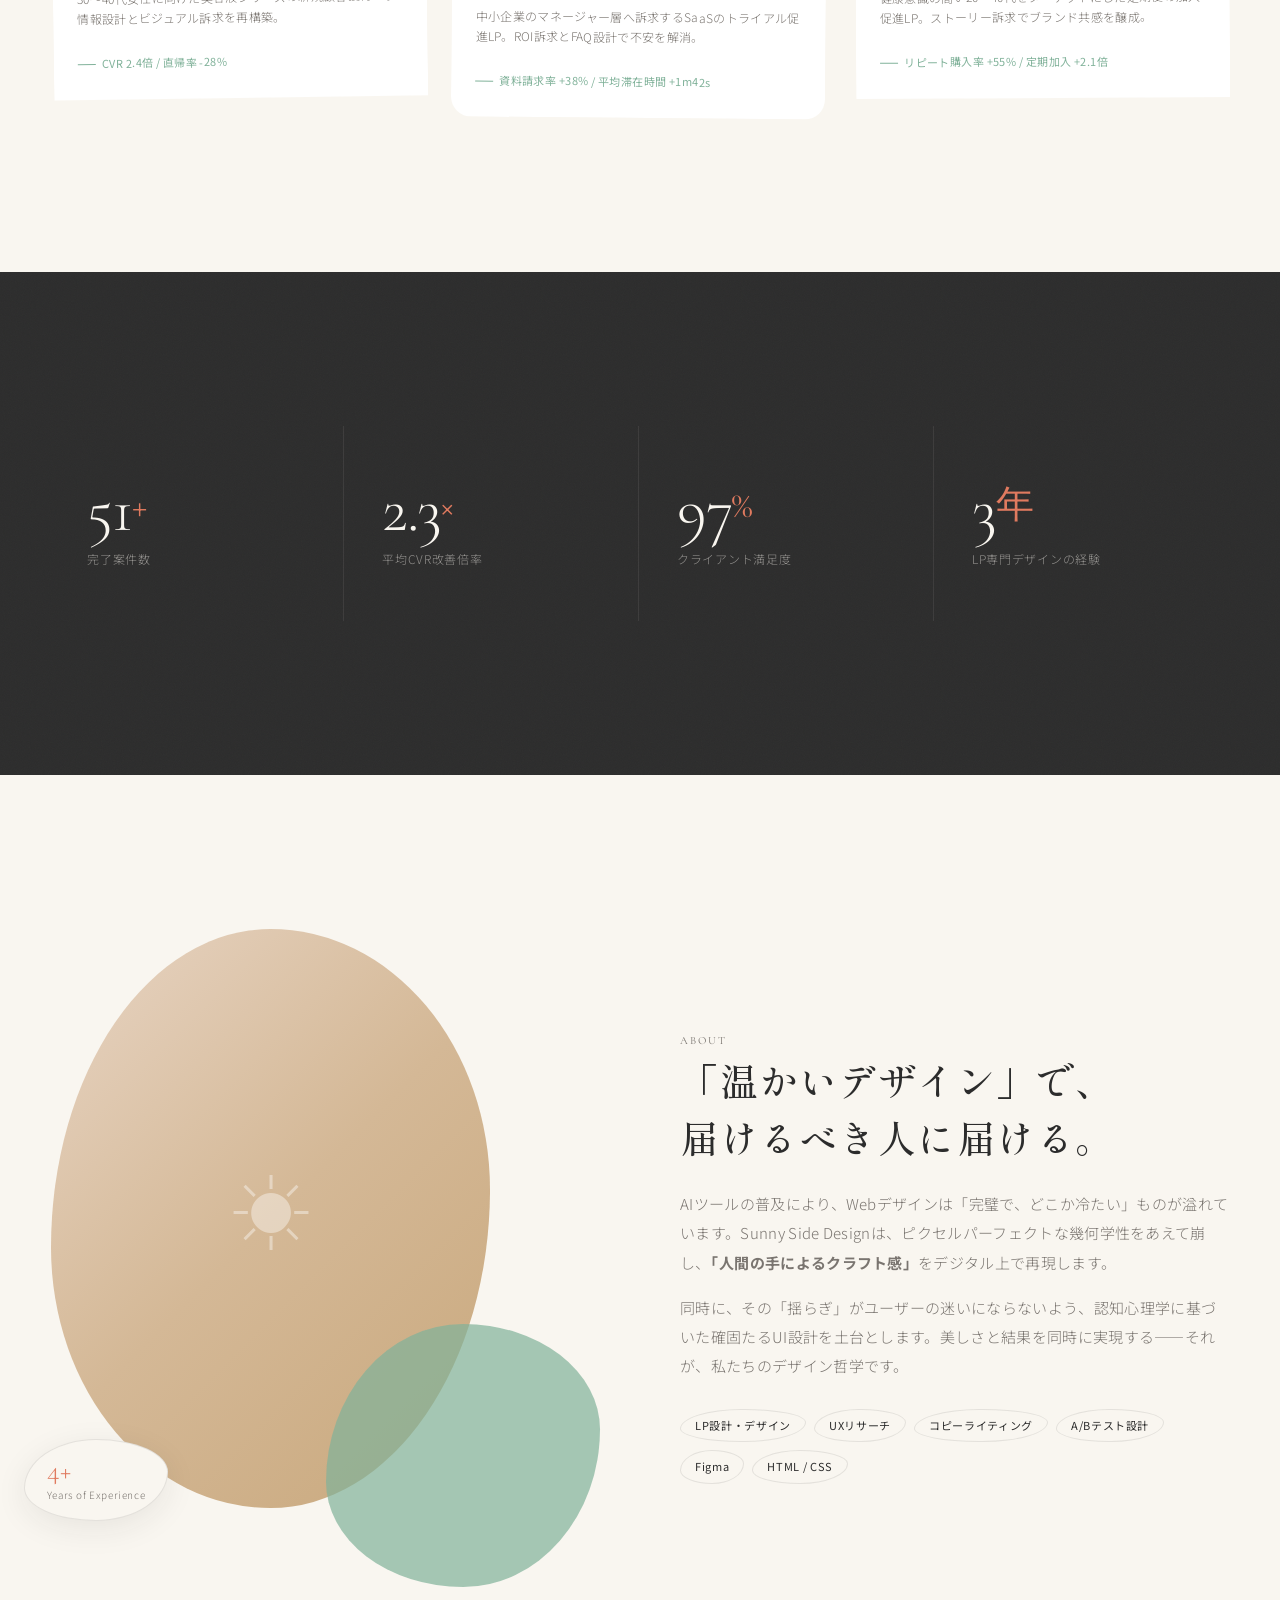
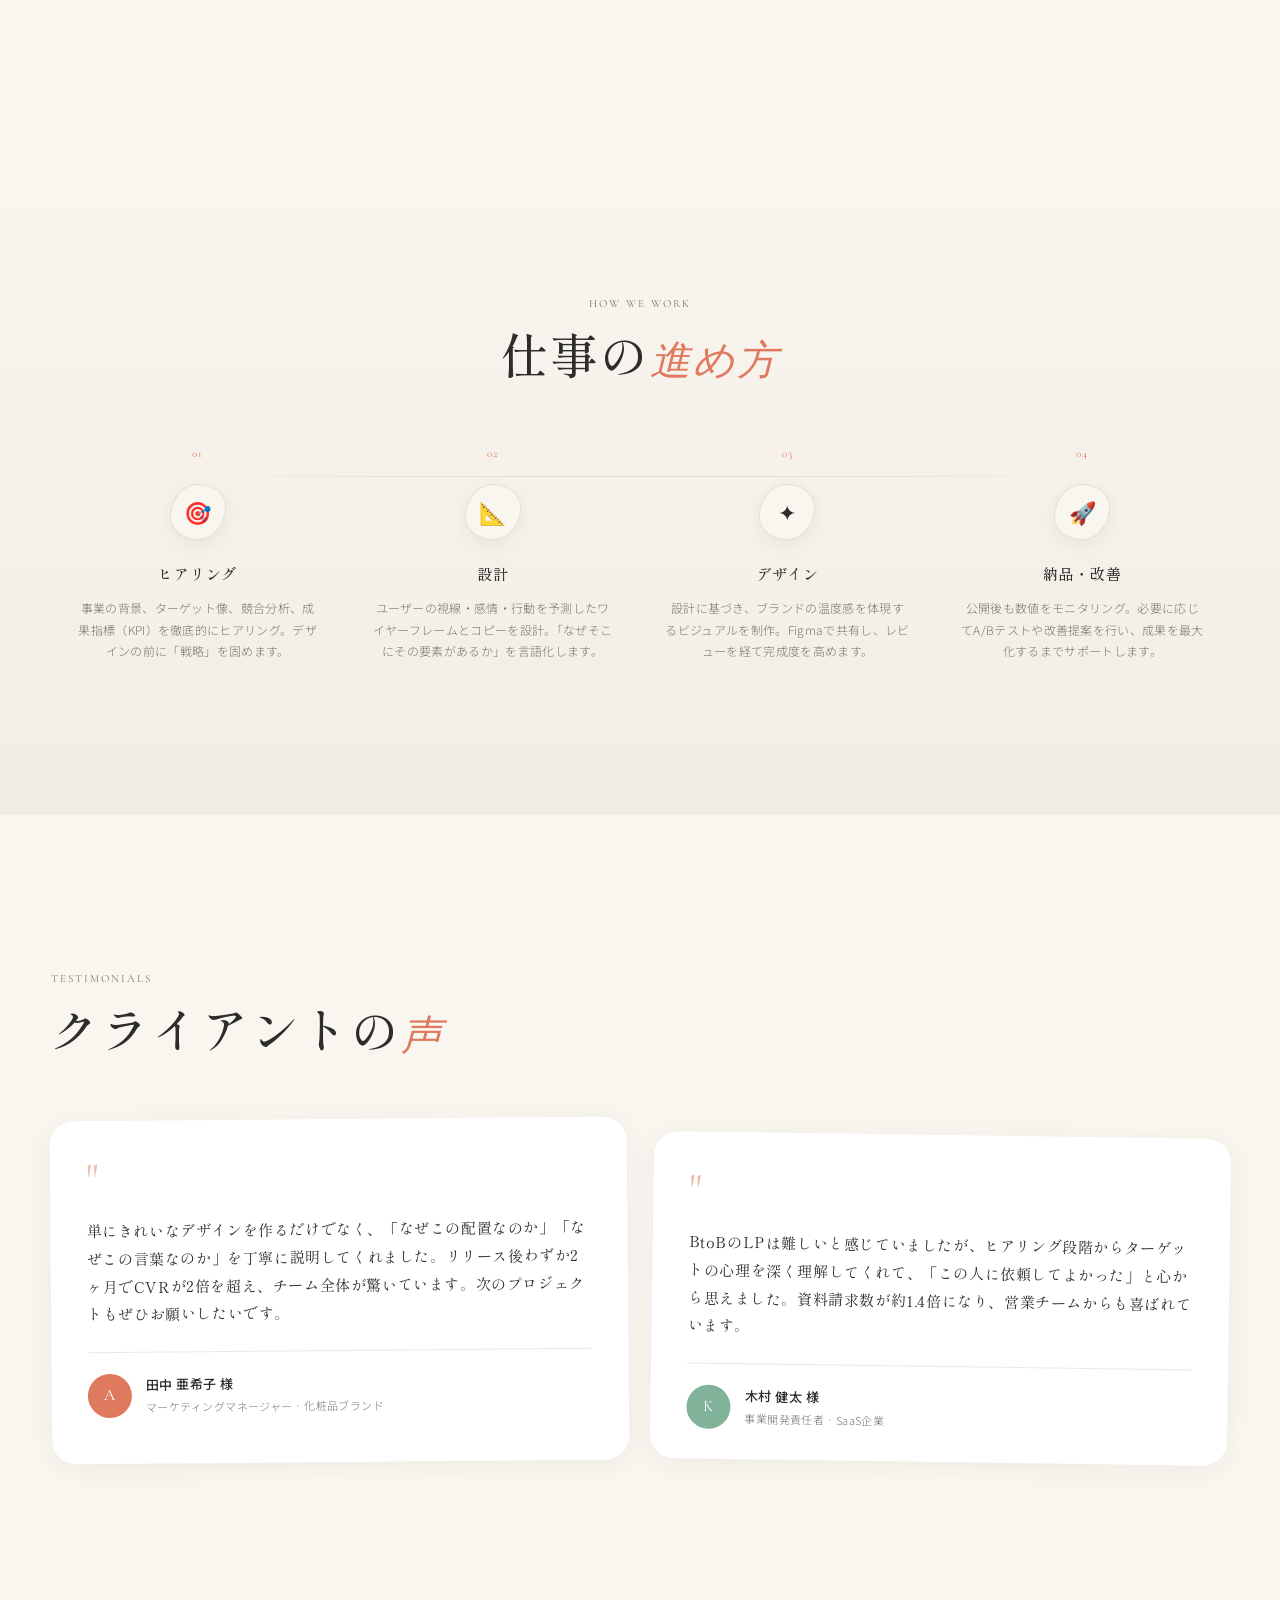
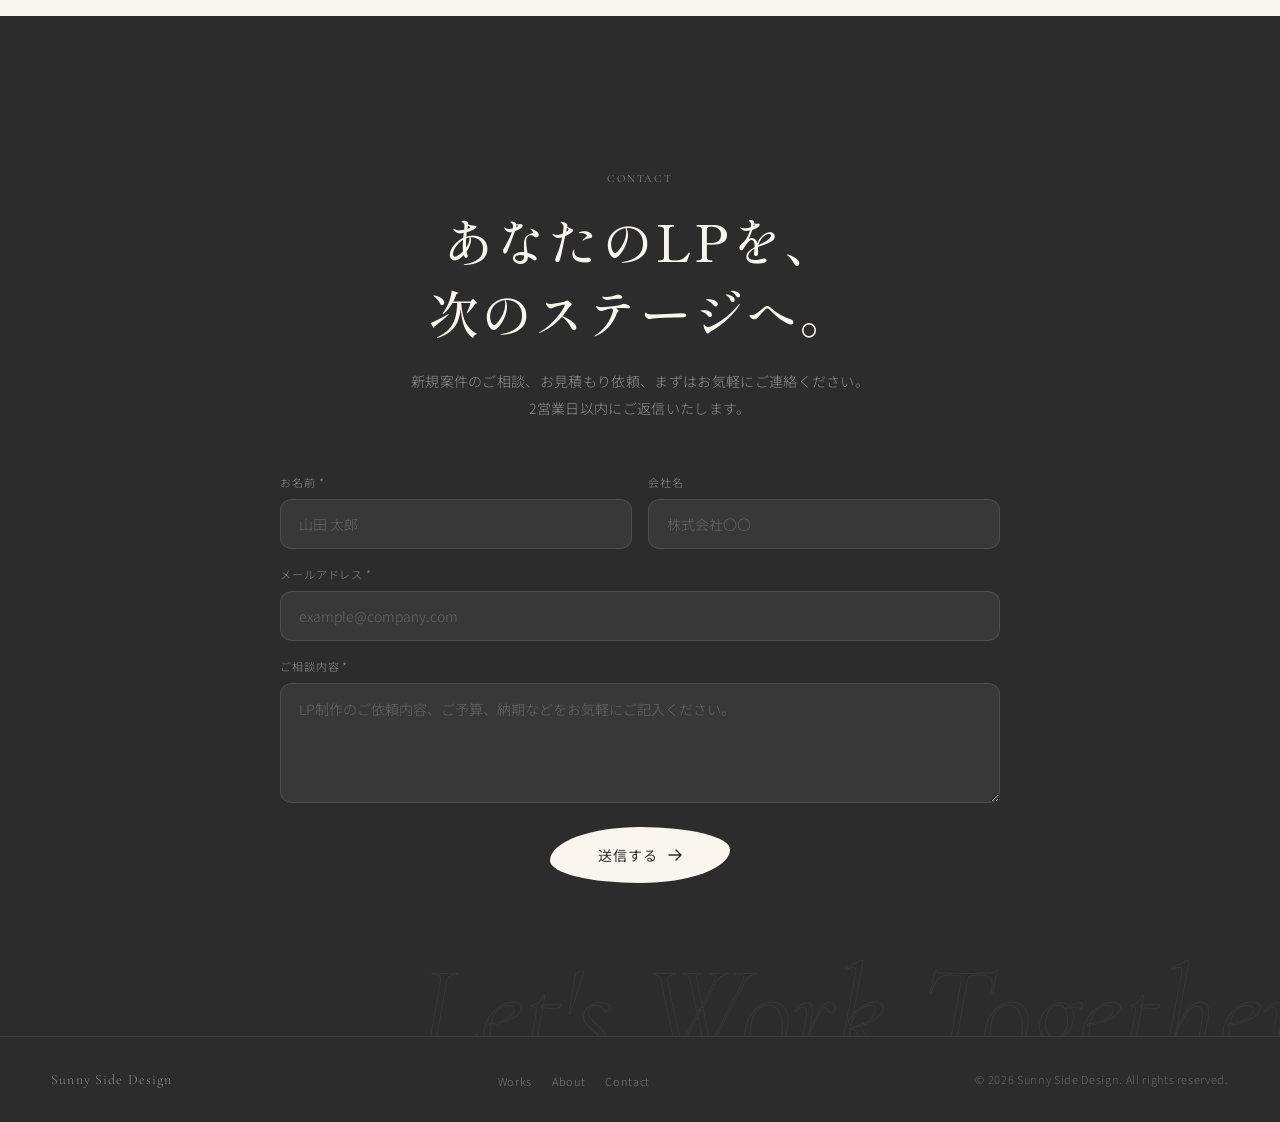
<file: 新ポートフォリオ/portfolio.html>
<!DOCTYPE html>
<html lang="ja">
<head>
  <meta charset="UTF-8">
  <meta name="viewport" content="width=device-width, initial-scale=1.0">
  <title>Sunny Side Design — LP Design Studio</title>
  <link rel="preconnect" href="https://fonts.googleapis.com">
  <link rel="preconnect" href="https://fonts.gstatic.com" crossorigin>
  <link href="https://fonts.googleapis.com/css2?family=Shippori+Mincho:wght@400;500;600&family=Noto+Sans+JP:wght@300;400;500&family=Cormorant+Garamond:ital,wght@0,300;0,400;1,300;1,400&display=swap" rel="stylesheet">

  <style>
    /* ============================================================
       RESET & BASE
    ============================================================ */
    *, *::before, *::after { box-sizing: border-box; margin: 0; padding: 0; }

    :root {
      --bg:        #F9F6F0;
      --ink:       #2C2C2C;
      --ink-light: #7A7570;
      --terracotta:#E07A5F;
      --sage:      #81B29A;
      --white:     #FFFFFF;
      --border:    rgba(44,44,44,0.10);

      --font-min:  'Shippori Mincho', serif;
      --font-sans: 'Noto Sans JP', sans-serif;
      --font-en:   'Cormorant Garamond', serif;

      --ease-out-quart: cubic-bezier(0.25, 1, 0.5, 1);
      --ease-in-out: cubic-bezier(0.45, 0, 0.25, 1);

      --section-gap: clamp(80px, 12vw, 160px);
      --container:   min(1200px, 92vw);
    }

    html { scroll-behavior: smooth; }

    body {
      background-color: var(--bg);
      color: var(--ink);
      font-family: var(--font-sans);
      font-size: 16px;
      line-height: 1.8;
      letter-spacing: 0.02em;
      overflow-x: hidden;
      cursor: none;
    }

    /* ============================================================
       NOISE TEXTURE OVERLAY
    ============================================================ */
    body::before {
      content: '';
      position: fixed;
      inset: 0;
      z-index: 9999;
      pointer-events: none;
      opacity: 0.03;
      background-image: url("data:image/svg+xml,%3Csvg viewBox='0 0 256 256' xmlns='http://www.w3.org/2000/svg'%3E%3Cfilter id='noise'%3E%3CfeTurbulence type='fractalNoise' baseFrequency='0.9' numOctaves='4' stitchTiles='stitch'/%3E%3C/filter%3E%3Crect width='100%25' height='100%25' filter='url(%23noise)'/%3E%3C/svg%3E");
      background-size: 200px 200px;
    }

    /* ============================================================
       CUSTOM CURSOR
    ============================================================ */
    .cursor {
      position: fixed;
      top: 0; left: 0;
      width: 10px; height: 10px;
      background: var(--terracotta);
      border-radius: 50%;
      pointer-events: none;
      z-index: 10000;
      transform: translate(-50%, -50%);
      transition: transform 0.1s var(--ease-out-quart),
                  width 0.3s var(--ease-out-quart),
                  height 0.3s var(--ease-out-quart),
                  opacity 0.3s;
    }
    .cursor.hover {
      width: 44px; height: 44px;
      background: transparent;
      border: 1.5px solid var(--terracotta);
      opacity: 0.7;
    }
    .cursor-follower {
      position: fixed;
      top: 0; left: 0;
      width: 36px; height: 36px;
      border: 1px solid rgba(224,122,95,0.35);
      border-radius: 50%;
      pointer-events: none;
      z-index: 9999;
      transform: translate(-50%, -50%);
      transition: transform 0.35s var(--ease-out-quart);
    }

    /* ============================================================
       UTILITIES
    ============================================================ */
    .container { width: var(--container); margin: 0 auto; }

    .label {
      font-family: var(--font-en);
      font-size: 11px;
      letter-spacing: 0.18em;
      text-transform: uppercase;
      color: var(--ink-light);
    }

    .organic {
      border-radius: 50% 50% 50% 50% / 60% 40% 60% 40%;
    }

    /* Fade-in animation */
    .reveal {
      opacity: 0;
      transform: translateY(24px);
      transition: opacity 0.75s var(--ease-out-quart),
                  transform 0.75s var(--ease-out-quart);
    }
    .reveal.visible {
      opacity: 1;
      transform: translateY(0);
    }
    .reveal-delay-1 { transition-delay: 0.1s; }
    .reveal-delay-2 { transition-delay: 0.2s; }
    .reveal-delay-3 { transition-delay: 0.32s; }
    .reveal-delay-4 { transition-delay: 0.44s; }

    /* ============================================================
       NAVIGATION
    ============================================================ */
    .nav {
      position: fixed;
      top: 0; left: 0; right: 0;
      z-index: 1000;
      padding: 22px 0;
      transition: background 0.4s var(--ease-out-quart),
                  padding 0.4s var(--ease-out-quart),
                  box-shadow 0.4s;
    }
    .nav.scrolled {
      background: rgba(249,246,240,0.92);
      backdrop-filter: blur(12px);
      padding: 14px 0;
      box-shadow: 0 1px 0 var(--border);
    }
    .nav__inner {
      display: flex;
      align-items: center;
      justify-content: space-between;
    }
    .nav__logo {
      font-family: var(--font-en);
      font-size: 17px;
      font-weight: 400;
      letter-spacing: 0.06em;
      color: var(--ink);
      text-decoration: none;
    }
    .nav__logo span {
      color: var(--terracotta);
    }
    .nav__links {
      display: flex;
      gap: 36px;
      list-style: none;
    }
    .nav__links a {
      font-family: var(--font-sans);
      font-size: 13px;
      font-weight: 300;
      letter-spacing: 0.06em;
      color: var(--ink);
      text-decoration: none;
      position: relative;
    }
    .nav__links a::after {
      content: '';
      position: absolute;
      bottom: -2px; left: 0;
      width: 0; height: 1px;
      background: var(--terracotta);
      transition: width 0.35s var(--ease-out-quart);
    }
    .nav__links a:hover::after { width: 100%; }

    .nav__cta {
      font-family: var(--font-sans);
      font-size: 12px;
      font-weight: 400;
      letter-spacing: 0.08em;
      color: var(--white);
      background: var(--ink);
      padding: 10px 22px;
      border-radius: 50% 50% 50% 50% / 60% 40% 60% 40%;
      text-decoration: none;
      transition: background 0.3s, transform 0.3s var(--ease-out-quart), box-shadow 0.3s;
    }
    .nav__cta:hover {
      background: var(--terracotta);
      transform: translateY(-3px);
      box-shadow: 0 8px 24px rgba(224,122,95,0.28);
    }

    /* Hamburger (Mobile) */
    .nav__burger { display: none; flex-direction: column; gap: 5px; cursor: none; background: none; border: none; }
    .nav__burger span { display: block; width: 24px; height: 1px; background: var(--ink); transition: transform 0.3s; }

    /* ============================================================
       HERO
    ============================================================ */
    .hero {
      min-height: 100svh;
      display: flex;
      align-items: center;
      padding: 120px 0 80px;
      position: relative;
      overflow: hidden;
    }
    .hero__bg-text {
      position: absolute;
      right: -2%;
      top: 50%;
      transform: translateY(-50%);
      font-family: var(--font-en);
      font-size: clamp(80px, 14vw, 200px);
      font-weight: 300;
      font-style: italic;
      color: transparent;
      -webkit-text-stroke: 1px rgba(44,44,44,0.06);
      pointer-events: none;
      white-space: nowrap;
      line-height: 1;
    }
    .hero__inner {
      display: grid;
      grid-template-columns: 1fr 1fr;
      gap: 60px;
      align-items: center;
    }
    .hero__label {
      margin-bottom: 24px;
    }
    .hero__heading {
      font-family: var(--font-min);
      font-size: clamp(38px, 5.5vw, 72px);
      font-weight: 500;
      line-height: 1.35;
      letter-spacing: 0.03em;
      margin-bottom: 28px;
    }
    .hero__heading em {
      font-style: normal;
      color: var(--terracotta);
      position: relative;
      display: inline-block;
    }
    .hero__heading em::after {
      content: '';
      position: absolute;
      bottom: 2px; left: 0; right: 0;
      height: 2px;
      background: var(--terracotta);
      opacity: 0.3;
      transform: scaleX(0);
      transform-origin: left;
      transition: transform 1s var(--ease-out-quart) 0.8s;
    }
    .hero__heading em.visible::after { transform: scaleX(1); }

    .hero__sub {
      font-size: 15px;
      font-weight: 300;
      color: var(--ink-light);
      line-height: 1.9;
      max-width: 420px;
      margin-bottom: 44px;
    }
    .hero__actions {
      display: flex;
      align-items: center;
      gap: 28px;
      flex-wrap: wrap;
    }

    .btn-primary {
      display: inline-flex;
      align-items: center;
      gap: 10px;
      font-family: var(--font-sans);
      font-size: 14px;
      font-weight: 400;
      letter-spacing: 0.06em;
      color: var(--white);
      background: var(--terracotta);
      padding: 16px 34px;
      border-radius: 50% 50% 50% 50% / 60% 40% 60% 40%;
      text-decoration: none;
      border: none;
      cursor: none;
      transition: transform 0.3s var(--ease-out-quart), box-shadow 0.3s;
    }
    .btn-primary:hover {
      transform: translateY(-4px);
      box-shadow: 0 12px 32px rgba(224,122,95,0.32);
    }
    .btn-primary svg { transition: transform 0.3s var(--ease-out-quart); }
    .btn-primary:hover svg { transform: translateX(4px); }

    .btn-ghost {
      font-size: 13px;
      font-weight: 300;
      letter-spacing: 0.06em;
      color: var(--ink);
      text-decoration: none;
      display: inline-flex;
      align-items: center;
      gap: 6px;
    }
    .btn-ghost::after {
      content: '↓';
      display: inline-block;
      transition: transform 0.3s var(--ease-out-quart);
    }
    .btn-ghost:hover::after { transform: translateY(4px); }

    /* Hero visual */
    .hero__visual {
      position: relative;
      display: flex;
      justify-content: center;
    }
    .hero__card-stack {
      position: relative;
      width: 340px;
      height: 440px;
    }
    .hero__card {
      position: absolute;
      width: 300px;
      border-radius: 16px;
      overflow: hidden;
      box-shadow: 0 20px 60px rgba(44,44,44,0.12);
    }
    .hero__card:nth-child(1) {
      top: 0; left: 30px;
      transform: rotate(2.5deg);
      z-index: 1;
      background: linear-gradient(135deg, #d4b896 0%, #c9a87c 100%);
      height: 240px;
    }
    .hero__card:nth-child(2) {
      top: 140px; left: 0;
      transform: rotate(-1.5deg);
      z-index: 2;
      background: linear-gradient(135deg, #81B29A 0%, #6a9a82 100%);
      height: 220px;
    }
    .hero__card:nth-child(3) {
      top: 200px; left: 70px;
      transform: rotate(0.8deg);
      z-index: 3;
      background: linear-gradient(135deg, #E07A5F 0%, #c96447 100%);
      height: 200px;
    }
    .hero__card-inner {
      width: 100%; height: 100%;
      display: flex;
      flex-direction: column;
      justify-content: flex-end;
      padding: 20px;
    }
    .hero__card-label {
      font-family: var(--font-en);
      font-size: 10px;
      letter-spacing: 0.14em;
      text-transform: uppercase;
      color: rgba(255,255,255,0.7);
      margin-bottom: 6px;
    }
    .hero__card-title {
      font-family: var(--font-min);
      font-size: 14px;
      color: rgba(255,255,255,0.95);
      line-height: 1.5;
    }

    /* Scroll indicator */
    .hero__scroll {
      position: absolute;
      bottom: 40px;
      left: 50%;
      transform: translateX(-50%);
      display: flex;
      flex-direction: column;
      align-items: center;
      gap: 8px;
    }
    .hero__scroll-line {
      width: 1px;
      height: 48px;
      background: linear-gradient(to bottom, var(--terracotta), transparent);
      animation: scrollLine 2s var(--ease-out-quart) infinite;
    }
    .hero__scroll-text {
      font-family: var(--font-en);
      font-size: 10px;
      letter-spacing: 0.14em;
      text-transform: uppercase;
      color: var(--ink-light);
      writing-mode: vertical-rl;
    }
    @keyframes scrollLine {
      0%   { transform: scaleY(0); transform-origin: top; opacity: 1; }
      50%  { transform: scaleY(1); transform-origin: top; opacity: 1; }
      100% { transform: scaleY(1); transform-origin: bottom; opacity: 0; }
    }

    /* ============================================================
       SELECTED WORKS
    ============================================================ */
    .works {
      padding: var(--section-gap) 0;
    }
    .section-header {
      display: flex;
      align-items: flex-end;
      justify-content: space-between;
      margin-bottom: 56px;
    }
    .section-header__left {}
    .section-title {
      font-family: var(--font-min);
      font-size: clamp(28px, 4vw, 48px);
      font-weight: 500;
      letter-spacing: 0.04em;
      line-height: 1.3;
      margin-top: 8px;
    }
    .section-title span {
      font-family: var(--font-en);
      font-style: italic;
      font-size: 0.85em;
      color: var(--terracotta);
    }

    .works__grid {
      display: grid;
      grid-template-columns: repeat(3, 1fr);
      gap: 28px;
    }
    .work-card {
      position: relative;
      border-radius: 20px;
      overflow: hidden;
      cursor: none;
      text-decoration: none;
      color: inherit;
      display: block;
    }
    .work-card:nth-child(1) { transform: rotate(-0.8deg); }
    .work-card:nth-child(2) { transform: rotate(0.5deg); margin-top: 20px; }
    .work-card:nth-child(3) { transform: rotate(-0.3deg); }

    .work-card:hover { transform: rotate(0deg) translateY(-8px); }
    .work-card { transition: transform 0.5s var(--ease-out-quart), box-shadow 0.5s var(--ease-out-quart); }
    .work-card:hover { box-shadow: 0 24px 64px rgba(44,44,44,0.16); }

    .work-card__thumb {
      aspect-ratio: 4/3;
      position: relative;
      overflow: hidden;
    }
    .work-card__bg {
      width: 100%; height: 100%;
      transition: transform 0.7s var(--ease-out-quart);
      display: flex;
      align-items: center;
      justify-content: center;
    }
    .work-card:hover .work-card__bg { transform: scale(1.05); }

    .work-card__bg--1 { background: linear-gradient(135deg, #F2E0D4 0%, #E8C5A8 100%); }
    .work-card__bg--2 { background: linear-gradient(135deg, #D4E4DC 0%, #B8D4C4 100%); }
    .work-card__bg--3 { background: linear-gradient(135deg, #DDD8F2 0%, #C8C0E8 100%); }

    .work-card__mockup {
      width: 70%;
      border-radius: 8px;
      background: rgba(255,255,255,0.7);
      padding: 12px;
      box-shadow: 0 8px 32px rgba(44,44,44,0.12);
    }
    .work-card__mockup-bar {
      display: flex; gap: 4px; margin-bottom: 8px;
    }
    .work-card__mockup-bar span {
      width: 7px; height: 7px; border-radius: 50%;
      background: var(--border);
    }
    .work-card__mockup-line {
      height: 7px; border-radius: 4px;
      background: rgba(44,44,44,0.08);
      margin-bottom: 5px;
    }
    .work-card__mockup-line:nth-child(odd)  { width: 100%; }
    .work-card__mockup-line:nth-child(even) { width: 65%; }
    .work-card__mockup-block {
      height: 40px; border-radius: 4px;
      margin-top: 10px;
    }

    .work-card__body {
      padding: 22px 24px 26px;
      background: var(--white);
    }
    .work-card__tag {
      font-family: var(--font-en);
      font-size: 10px;
      letter-spacing: 0.14em;
      text-transform: uppercase;
      color: var(--terracotta);
      margin-bottom: 8px;
    }
    .work-card__title {
      font-family: var(--font-min);
      font-size: 17px;
      font-weight: 500;
      letter-spacing: 0.03em;
      line-height: 1.4;
      margin-bottom: 8px;
    }
    .work-card__desc {
      font-size: 12px;
      font-weight: 300;
      color: var(--ink-light);
      line-height: 1.7;
      margin-bottom: 14px;
    }
    .work-card__result {
      display: inline-flex;
      align-items: center;
      gap: 6px;
      font-size: 11px;
      font-weight: 400;
      color: var(--sage);
      letter-spacing: 0.04em;
    }
    .work-card__result::before {
      content: '';
      display: block;
      width: 18px; height: 1px;
      background: var(--sage);
    }

    /* ============================================================
       NUMBERS
    ============================================================ */
    .numbers {
      padding: var(--section-gap) 0;
      background: var(--ink);
      position: relative;
      overflow: hidden;
    }
    .numbers::before {
      content: '';
      position: absolute;
      inset: 0;
      opacity: 0.03;
      background-image: url("data:image/svg+xml,%3Csvg viewBox='0 0 256 256' xmlns='http://www.w3.org/2000/svg'%3E%3Cfilter id='noise'%3E%3CfeTurbulence type='fractalNoise' baseFrequency='0.9' numOctaves='4'/%3E%3C/filter%3E%3Crect width='100%25' height='100%25' filter='url(%23noise)'/%3E%3C/svg%3E");
      background-size: 200px 200px;
    }
    .numbers__inner {
      display: grid;
      grid-template-columns: repeat(4, 1fr);
      gap: 2px;
      position: relative;
    }
    .numbers__item {
      padding: 52px 36px;
      border-right: 1px solid rgba(249,246,240,0.08);
    }
    .numbers__item:last-child { border-right: none; }
    .numbers__value {
      font-family: var(--font-en);
      font-size: clamp(44px, 5vw, 72px);
      font-weight: 300;
      color: var(--bg);
      line-height: 1;
      letter-spacing: -0.02em;
      margin-bottom: 6px;
    }
    .numbers__value em {
      font-style: normal;
      color: var(--terracotta);
      font-size: 0.6em;
      vertical-align: top;
      margin-top: 8px;
      display: inline-block;
    }
    .numbers__label {
      font-size: 12px;
      font-weight: 300;
      color: rgba(249,246,240,0.5);
      letter-spacing: 0.06em;
    }

    /* ============================================================
       ABOUT
    ============================================================ */
    .about {
      padding: var(--section-gap) 0;
    }
    .about__inner {
      display: grid;
      grid-template-columns: 1fr 1fr;
      gap: 80px;
      align-items: center;
    }
    .about__visual {
      position: relative;
    }
    .about__img-wrap {
      position: relative;
      width: 100%;
      padding-bottom: 120%;
    }
    .about__img-main {
      position: absolute;
      top: 0; left: 0;
      width: 80%;
      height: 88%;
      border-radius: 50% 50% 50% 50% / 55% 45% 55% 45%;
      background: linear-gradient(135deg, #E8D5C4 0%, #D4B896 50%, #C9A87C 100%);
      display: flex;
      align-items: center;
      justify-content: center;
      overflow: hidden;
    }
    .about__img-main-inner {
      font-family: var(--font-en);
      font-size: 80px;
      color: rgba(255,255,255,0.4);
    }
    .about__img-accent {
      position: absolute;
      bottom: 0; right: 0;
      width: 50%;
      height: 40%;
      border-radius: 50% 50% 50% 50% / 60% 40% 60% 40%;
      background: var(--sage);
      opacity: 0.7;
    }
    .about__badge {
      position: absolute;
      bottom: 10%;
      left: -5%;
      background: var(--bg);
      border: 1px solid var(--border);
      border-radius: 50% 50% 50% 50% / 60% 40% 60% 40%;
      padding: 16px 22px;
      box-shadow: 0 8px 32px rgba(44,44,44,0.08);
    }
    .about__badge-num {
      font-family: var(--font-en);
      font-size: 28px;
      font-weight: 300;
      color: var(--terracotta);
      line-height: 1;
    }
    .about__badge-label {
      font-size: 10px;
      font-weight: 300;
      color: var(--ink-light);
      letter-spacing: 0.06em;
      margin-top: 2px;
    }

    .about__content {}
    .about__heading {
      font-family: var(--font-min);
      font-size: clamp(24px, 3vw, 38px);
      font-weight: 500;
      letter-spacing: 0.04em;
      line-height: 1.5;
      margin-bottom: 24px;
    }
    .about__text {
      font-size: 15px;
      font-weight: 300;
      color: var(--ink-light);
      line-height: 1.95;
      margin-bottom: 16px;
    }
    .about__skills {
      display: flex;
      flex-wrap: wrap;
      gap: 8px;
      margin-top: 28px;
    }
    .skill-tag {
      font-size: 11px;
      letter-spacing: 0.06em;
      color: var(--ink);
      border: 1px solid var(--border);
      padding: 6px 14px;
      border-radius: 50% 50% 50% 50% / 60% 40% 60% 40%;
      transition: background 0.3s, color 0.3s, border-color 0.3s, transform 0.3s var(--ease-out-quart);
    }
    .skill-tag:hover {
      background: var(--terracotta);
      color: var(--white);
      border-color: var(--terracotta);
      transform: translateY(-2px);
    }

    /* ============================================================
       PROCESS
    ============================================================ */
    .process {
      padding: var(--section-gap) 0;
      background: linear-gradient(180deg, var(--bg) 0%, #F2EDE4 100%);
    }
    .process__steps {
      display: grid;
      grid-template-columns: repeat(4, 1fr);
      gap: 2px;
      margin-top: 56px;
      position: relative;
    }
    .process__steps::before {
      content: '';
      position: absolute;
      top: 32px;
      left: 10%;
      right: 10%;
      height: 1px;
      background: linear-gradient(to right, transparent, var(--border), var(--border), transparent);
    }
    .process__step {
      padding: 0 24px;
      text-align: center;
    }
    .process__step-num {
      font-family: var(--font-en);
      font-size: 11px;
      letter-spacing: 0.12em;
      color: var(--terracotta);
      margin-bottom: 20px;
      display: block;
    }
    .process__step-icon {
      width: 56px; height: 56px;
      border-radius: 50% 50% 50% 50% / 60% 40% 60% 40%;
      background: var(--bg);
      border: 1px solid var(--border);
      display: flex;
      align-items: center;
      justify-content: center;
      margin: 0 auto 20px;
      font-size: 22px;
      box-shadow: 0 4px 16px rgba(44,44,44,0.06);
    }
    .process__step-title {
      font-family: var(--font-min);
      font-size: 15px;
      font-weight: 500;
      letter-spacing: 0.06em;
      margin-bottom: 10px;
    }
    .process__step-desc {
      font-size: 12px;
      font-weight: 300;
      color: var(--ink-light);
      line-height: 1.8;
    }

    /* ============================================================
       TESTIMONIALS
    ============================================================ */
    .testimonials {
      padding: var(--section-gap) 0;
    }
    .testimonials__grid {
      display: grid;
      grid-template-columns: repeat(2, 1fr);
      gap: 24px;
      margin-top: 56px;
    }
    .testimonial-card {
      background: var(--white);
      border-radius: 24px;
      padding: 36px 36px 30px;
      position: relative;
      box-shadow: 0 4px 24px rgba(44,44,44,0.06);
      transition: transform 0.4s var(--ease-out-quart), box-shadow 0.4s;
    }
    .testimonial-card:nth-child(1) { transform: rotate(-0.5deg); }
    .testimonial-card:nth-child(2) { transform: rotate(0.8deg); margin-top: 16px; }
    .testimonial-card:hover {
      transform: rotate(0deg) translateY(-6px);
      box-shadow: 0 16px 48px rgba(44,44,44,0.12);
    }
    .testimonial-card__quote {
      font-family: var(--font-en);
      font-size: 44px;
      color: var(--terracotta);
      line-height: 1;
      margin-bottom: 16px;
      opacity: 0.5;
    }
    .testimonial-card__text {
      font-family: var(--font-min);
      font-size: 15px;
      font-weight: 400;
      line-height: 1.85;
      letter-spacing: 0.04em;
      margin-bottom: 24px;
    }
    .testimonial-card__author {
      display: flex;
      align-items: center;
      gap: 14px;
      padding-top: 20px;
      border-top: 1px solid var(--border);
    }
    .testimonial-card__avatar {
      width: 44px; height: 44px;
      border-radius: 50%;
      display: flex;
      align-items: center;
      justify-content: center;
      font-family: var(--font-en);
      font-size: 16px;
      color: var(--white);
      flex-shrink: 0;
    }
    .testimonial-card__avatar--1 { background: var(--terracotta); }
    .testimonial-card__avatar--2 { background: var(--sage); }
    .testimonial-card__name {
      font-size: 13px;
      font-weight: 500;
      letter-spacing: 0.04em;
      margin-bottom: 2px;
    }
    .testimonial-card__role {
      font-size: 11px;
      font-weight: 300;
      color: var(--ink-light);
      letter-spacing: 0.04em;
    }

    /* ============================================================
       CONTACT
    ============================================================ */
    .contact {
      padding: var(--section-gap) 0 var(--section-gap);
      background: var(--ink);
      position: relative;
      overflow: hidden;
    }
    .contact::after {
      content: 'Let\'s Work Together';
      position: absolute;
      bottom: -4%;
      right: -2%;
      font-family: var(--font-en);
      font-size: clamp(60px, 10vw, 140px);
      font-weight: 300;
      font-style: italic;
      color: transparent;
      -webkit-text-stroke: 1px rgba(249,246,240,0.06);
      pointer-events: none;
      white-space: nowrap;
      line-height: 1;
    }
    .contact__inner {
      max-width: 720px;
      margin: 0 auto;
      text-align: center;
      position: relative;
    }
    .contact__label { color: rgba(249,246,240,0.45); }
    .contact__heading {
      font-family: var(--font-min);
      font-size: clamp(28px, 4vw, 52px);
      font-weight: 500;
      letter-spacing: 0.04em;
      color: var(--bg);
      line-height: 1.4;
      margin: 16px 0 20px;
    }
    .contact__sub {
      font-size: 14px;
      font-weight: 300;
      color: rgba(249,246,240,0.5);
      line-height: 1.9;
      margin-bottom: 52px;
    }

    .contact__form {
      display: flex;
      flex-direction: column;
      gap: 16px;
      text-align: left;
    }
    .form-row { display: grid; grid-template-columns: 1fr 1fr; gap: 16px; }
    .form-group { display: flex; flex-direction: column; gap: 6px; }
    .form-label {
      font-size: 11px;
      font-weight: 300;
      color: rgba(249,246,240,0.5);
      letter-spacing: 0.08em;
    }
    .form-input, .form-textarea {
      background: rgba(249,246,240,0.06);
      border: 1px solid rgba(249,246,240,0.12);
      border-radius: 12px;
      padding: 14px 18px;
      font-family: var(--font-sans);
      font-size: 14px;
      font-weight: 300;
      color: var(--bg);
      outline: none;
      transition: border-color 0.3s, background 0.3s;
      width: 100%;
      min-height: 44px;
    }
    .form-input::placeholder, .form-textarea::placeholder {
      color: rgba(249,246,240,0.25);
    }
    .form-input:focus, .form-textarea:focus {
      border-color: var(--terracotta);
      background: rgba(249,246,240,0.1);
    }
    .form-textarea {
      resize: vertical;
      min-height: 120px;
      line-height: 1.7;
    }

    .contact__submit {
      display: inline-flex;
      align-items: center;
      justify-content: center;
      gap: 10px;
      font-family: var(--font-sans);
      font-size: 14px;
      font-weight: 400;
      letter-spacing: 0.06em;
      color: var(--ink);
      background: var(--bg);
      padding: 18px 48px;
      border-radius: 50% 50% 50% 50% / 60% 40% 60% 40%;
      border: none;
      cursor: none;
      margin-top: 8px;
      align-self: center;
      transition: transform 0.3s var(--ease-out-quart), box-shadow 0.3s, background 0.3s;
    }
    .contact__submit:hover {
      transform: translateY(-4px);
      box-shadow: 0 12px 40px rgba(249,246,240,0.2);
      background: var(--terracotta);
      color: var(--white);
    }

    /* ============================================================
       FOOTER
    ============================================================ */
    .footer {
      background: var(--ink);
      border-top: 1px solid rgba(249,246,240,0.08);
      padding: 28px 0;
    }
    .footer__inner {
      display: flex;
      align-items: center;
      justify-content: space-between;
    }
    .footer__logo {
      font-family: var(--font-en);
      font-size: 14px;
      font-weight: 300;
      letter-spacing: 0.08em;
      color: rgba(249,246,240,0.5);
    }
    .footer__copy {
      font-size: 11px;
      font-weight: 300;
      color: rgba(249,246,240,0.3);
      letter-spacing: 0.06em;
    }
    .footer__links {
      display: flex;
      gap: 20px;
      list-style: none;
    }
    .footer__links a {
      font-size: 11px;
      font-weight: 300;
      color: rgba(249,246,240,0.4);
      text-decoration: none;
      letter-spacing: 0.06em;
      transition: color 0.3s;
    }
    .footer__links a:hover { color: var(--terracotta); }

    /* ============================================================
       RESPONSIVE
    ============================================================ */
    @media (max-width: 900px) {
      .hero__inner { grid-template-columns: 1fr; gap: 48px; }
      .hero__visual { display: none; }
      .works__grid { grid-template-columns: 1fr 1fr; }
      .numbers__inner { grid-template-columns: repeat(2, 1fr); }
      .numbers__item { border-right: none; border-bottom: 1px solid rgba(249,246,240,0.08); }
      .about__inner { grid-template-columns: 1fr; gap: 48px; }
      .about__visual { display: none; }
      .process__steps { grid-template-columns: repeat(2, 1fr); gap: 32px; }
      .process__steps::before { display: none; }
      .testimonials__grid { grid-template-columns: 1fr; }
      .testimonial-card:nth-child(2) { margin-top: 0; }
      .form-row { grid-template-columns: 1fr; }
      .footer__inner { flex-direction: column; gap: 16px; text-align: center; }
      .nav__links, .nav__cta { display: none; }
      .nav__burger { display: flex; }
    }
    @media (max-width: 580px) {
      .works__grid { grid-template-columns: 1fr; }
      .numbers__inner { grid-template-columns: 1fr 1fr; }
      .section-header { flex-direction: column; align-items: flex-start; gap: 16px; }
    }
  </style>
</head>

<body>
  <!-- Custom Cursor -->
  <div class="cursor" id="cursor"></div>
  <div class="cursor-follower" id="cursorFollower"></div>

  <!-- ============================================================
       NAVIGATION
  ============================================================ -->
  <nav class="nav" id="nav">
    <div class="container">
      <div class="nav__inner">
        <a href="#" class="nav__logo">Sunny Side<span>.</span></a>
        <ul class="nav__links">
          <li><a href="#works">Works</a></li>
          <li><a href="#about">About</a></li>
          <li><a href="#process">Process</a></li>
          <li><a href="#contact">Contact</a></li>
        </ul>
        <a href="#contact" class="nav__cta">仕事を依頼する</a>
        <button class="nav__burger" aria-label="メニュー">
          <span></span><span></span><span></span>
        </button>
      </div>
    </div>
  </nav>

  <!-- ============================================================
       HERO
  ============================================================ -->
  <section class="hero" id="hero">
    <div class="hero__bg-text">Design</div>
    <div class="container">
      <div class="hero__inner">
        <div class="hero__copy">
          <p class="label hero__label reveal">LP Design Studio · Sunny Side Design</p>
          <h1 class="hero__heading reveal reveal-delay-1">
            そのLPで、<br>
            本当に<em id="heroEm">届いていますか</em>？
          </h1>
          <p class="hero__sub reveal reveal-delay-2">
            デザインはアートではなく、コミュニケーションです。<br>
            Sunny Side Designは、ターゲットの心理を読み解き、<br>
            「見て、信じて、動く」導線をひとつひとつ丁寧に設計します。
          </p>
          <div class="hero__actions reveal reveal-delay-3">
            <a href="#contact" class="btn-primary">
              仕事の依頼はこちら
              <svg width="14" height="14" viewBox="0 0 14 14" fill="none">
                <path d="M1 7h12M8 2l5 5-5 5" stroke="currentColor" stroke-width="1.4" stroke-linecap="round" stroke-linejoin="round"/>
              </svg>
            </a>
            <a href="#works" class="btn-ghost">実績を見る</a>
          </div>
        </div>
        <div class="hero__visual reveal reveal-delay-2">
          <div class="hero__card-stack">
            <div class="hero__card">
              <div class="hero__card-inner">
                <p class="hero__card-label">Beauty · LP Design</p>
                <p class="hero__card-title">スキンケアブランドの<br>CVR 2.4倍改善LP</p>
              </div>
            </div>
            <div class="hero__card">
              <div class="hero__card-inner">
                <p class="hero__card-label">SaaS · LP Design</p>
                <p class="hero__card-title">BtoB SaaSの<br>資料請求率 +38%改善</p>
              </div>
            </div>
            <div class="hero__card">
              <div class="hero__card-inner">
                <p class="hero__card-label">EC · LP Design</p>
                <p class="hero__card-title">食品ECの<br>リピート購入率 +55%</p>
              </div>
            </div>
          </div>
        </div>
      </div>
    </div>
    <div class="hero__scroll">
      <span class="hero__scroll-text">Scroll</span>
      <div class="hero__scroll-line"></div>
    </div>
  </section>

  <!-- ============================================================
       SELECTED WORKS
  ============================================================ -->
  <section class="works" id="works">
    <div class="container">
      <div class="section-header reveal">
        <div class="section-header__left">
          <p class="label">Selected Works</p>
          <h2 class="section-title">厳選した<span>実績</span></h2>
        </div>
        <a href="#" class="btn-ghost">すべての実績を見る</a>
      </div>
      <div class="works__grid">

        <!-- Work 01 -->
        <a href="#" class="work-card reveal">
          <div class="work-card__thumb">
            <div class="work-card__bg work-card__bg--1">
              <div class="work-card__mockup">
                <div class="work-card__mockup-bar">
                  <span style="background:#E07A5F;"></span>
                  <span style="background:#E8C5A8;"></span>
                  <span style="background:#F2E0D4;"></span>
                </div>
                <div class="work-card__mockup-line"></div>
                <div class="work-card__mockup-line"></div>
                <div class="work-card__mockup-line"></div>
                <div class="work-card__mockup-block" style="background:rgba(224,122,95,0.3);"></div>
              </div>
            </div>
          </div>
          <div class="work-card__body">
            <p class="work-card__tag">Beauty · Skincare</p>
            <h3 class="work-card__title">スキンケアブランド<br>ラインナップ訴求LP</h3>
            <p class="work-card__desc">30〜40代女性に向けた美容液シリーズの新規顧客獲得LP。情報設計とビジュアル訴求を再構築。</p>
            <span class="work-card__result">CVR 2.4倍 / 直帰率 -28%</span>
          </div>
        </a>

        <!-- Work 02 -->
        <a href="#" class="work-card reveal reveal-delay-1">
          <div class="work-card__thumb">
            <div class="work-card__bg work-card__bg--2">
              <div class="work-card__mockup">
                <div class="work-card__mockup-bar">
                  <span style="background:#81B29A;"></span>
                  <span style="background:#B8D4C4;"></span>
                  <span style="background:#D4E4DC;"></span>
                </div>
                <div class="work-card__mockup-line"></div>
                <div class="work-card__mockup-line"></div>
                <div class="work-card__mockup-line"></div>
                <div class="work-card__mockup-block" style="background:rgba(129,178,154,0.4);"></div>
              </div>
            </div>
          </div>
          <div class="work-card__body">
            <p class="work-card__tag">SaaS · B2B</p>
            <h3 class="work-card__title">プロジェクト管理ツール<br>トライアル登録LP</h3>
            <p class="work-card__desc">中小企業のマネージャー層へ訴求するSaaSのトライアル促進LP。ROI訴求とFAQ設計で不安を解消。</p>
            <span class="work-card__result">資料請求率 +38% / 平均滞在時間 +1m42s</span>
          </div>
        </a>

        <!-- Work 03 -->
        <a href="#" class="work-card reveal reveal-delay-2">
          <div class="work-card__thumb">
            <div class="work-card__bg work-card__bg--3">
              <div class="work-card__mockup">
                <div class="work-card__mockup-bar">
                  <span style="background:#9B8EC4;"></span>
                  <span style="background:#C8C0E8;"></span>
                  <span style="background:#DDD8F2;"></span>
                </div>
                <div class="work-card__mockup-line"></div>
                <div class="work-card__mockup-line"></div>
                <div class="work-card__mockup-line"></div>
                <div class="work-card__mockup-block" style="background:rgba(155,142,196,0.35);"></div>
              </div>
            </div>
          </div>
          <div class="work-card__body">
            <p class="work-card__tag">EC · Food</p>
            <h3 class="work-card__title">オーガニック食品EC<br>定期購入プランLP</h3>
            <p class="work-card__desc">健康意識の高い20〜40代をターゲットにした定期便の加入促進LP。ストーリー訴求でブランド共感を醸成。</p>
            <span class="work-card__result">リピート購入率 +55% / 定期加入 +2.1倍</span>
          </div>
        </a>

      </div>
    </div>
  </section>

  <!-- ============================================================
       NUMBERS
  ============================================================ -->
  <section class="numbers">
    <div class="container">
      <div class="numbers__inner">
        <div class="numbers__item reveal">
          <p class="numbers__value">52<em>+</em></p>
          <p class="numbers__label">完了案件数</p>
        </div>
        <div class="numbers__item reveal reveal-delay-1">
          <p class="numbers__value">2.3<em>×</em></p>
          <p class="numbers__label">平均CVR改善倍率</p>
        </div>
        <div class="numbers__item reveal reveal-delay-2">
          <p class="numbers__value">98<em>%</em></p>
          <p class="numbers__label">クライアント満足度</p>
        </div>
        <div class="numbers__item reveal reveal-delay-3">
          <p class="numbers__value">4<em>年</em></p>
          <p class="numbers__label">LP専門デザインの経験</p>
        </div>
      </div>
    </div>
  </section>

  <!-- ============================================================
       ABOUT
  ============================================================ -->
  <section class="about" id="about">
    <div class="container">
      <div class="about__inner">
        <div class="about__visual reveal">
          <div class="about__img-wrap">
            <div class="about__img-main">
              <div class="about__img-main-inner">☀</div>
            </div>
            <div class="about__img-accent"></div>
          </div>
          <div class="about__badge">
            <p class="about__badge-num">4+</p>
            <p class="about__badge-label">Years of Experience</p>
          </div>
        </div>
        <div class="about__content">
          <p class="label reveal">About</p>
          <h2 class="about__heading reveal reveal-delay-1">
            「温かいデザイン」で、<br>
            届けるべき人に届ける。
          </h2>
          <p class="about__text reveal reveal-delay-2">
            AIツールの普及により、Webデザインは「完璧で、どこか冷たい」ものが溢れています。Sunny Side Designは、ピクセルパーフェクトな幾何学性をあえて崩し、<strong>「人間の手によるクラフト感」</strong>をデジタル上で再現します。
          </p>
          <p class="about__text reveal reveal-delay-3">
            同時に、その「揺らぎ」がユーザーの迷いにならないよう、認知心理学に基づいた確固たるUI設計を土台とします。美しさと結果を同時に実現する——それが、私たちのデザイン哲学です。
          </p>
          <div class="about__skills reveal reveal-delay-3">
            <span class="skill-tag">LP設計・デザイン</span>
            <span class="skill-tag">UXリサーチ</span>
            <span class="skill-tag">コピーライティング</span>
            <span class="skill-tag">A/Bテスト設計</span>
            <span class="skill-tag">Figma</span>
            <span class="skill-tag">HTML / CSS</span>
          </div>
        </div>
      </div>
    </div>
  </section>

  <!-- ============================================================
       PROCESS
  ============================================================ -->
  <section class="process" id="process">
    <div class="container">
      <div class="reveal" style="text-align:center;">
        <p class="label">How We Work</p>
        <h2 class="section-title" style="margin-top:8px;">仕事の<span>進め方</span></h2>
      </div>
      <div class="process__steps">
        <div class="process__step reveal">
          <span class="process__step-num">01</span>
          <div class="process__step-icon">🎯</div>
          <h3 class="process__step-title">ヒアリング</h3>
          <p class="process__step-desc">事業の背景、ターゲット像、競合分析、成果指標（KPI）を徹底的にヒアリング。デザインの前に「戦略」を固めます。</p>
        </div>
        <div class="process__step reveal reveal-delay-1">
          <span class="process__step-num">02</span>
          <div class="process__step-icon">📐</div>
          <h3 class="process__step-title">設計</h3>
          <p class="process__step-desc">ユーザーの視線・感情・行動を予測したワイヤーフレームとコピーを設計。「なぜそこにその要素があるか」を言語化します。</p>
        </div>
        <div class="process__step reveal reveal-delay-2">
          <span class="process__step-num">03</span>
          <div class="process__step-icon">✦</div>
          <h3 class="process__step-title">デザイン</h3>
          <p class="process__step-desc">設計に基づき、ブランドの温度感を体現するビジュアルを制作。Figmaで共有し、レビューを経て完成度を高めます。</p>
        </div>
        <div class="process__step reveal reveal-delay-3">
          <span class="process__step-num">04</span>
          <div class="process__step-icon">🚀</div>
          <h3 class="process__step-title">納品・改善</h3>
          <p class="process__step-desc">公開後も数値をモニタリング。必要に応じてA/Bテストや改善提案を行い、成果を最大化するまでサポートします。</p>
        </div>
      </div>
    </div>
  </section>

  <!-- ============================================================
       TESTIMONIALS
  ============================================================ -->
  <section class="testimonials" id="testimonials">
    <div class="container">
      <div class="section-header reveal">
        <div class="section-header__left">
          <p class="label">Testimonials</p>
          <h2 class="section-title">クライアントの<span>声</span></h2>
        </div>
      </div>
      <div class="testimonials__grid">
        <div class="testimonial-card reveal">
          <div class="testimonial-card__quote">"</div>
          <p class="testimonial-card__text">
            単にきれいなデザインを作るだけでなく、「なぜこの配置なのか」「なぜこの言葉なのか」を丁寧に説明してくれました。リリース後わずか2ヶ月でCVRが2倍を超え、チーム全体が驚いています。次のプロジェクトもぜひお願いしたいです。
          </p>
          <div class="testimonial-card__author">
            <div class="testimonial-card__avatar testimonial-card__avatar--1">A</div>
            <div>
              <p class="testimonial-card__name">田中 亜希子 様</p>
              <p class="testimonial-card__role">マーケティングマネージャー · 化粧品ブランド</p>
            </div>
          </div>
        </div>
        <div class="testimonial-card reveal reveal-delay-1">
          <div class="testimonial-card__quote">"</div>
          <p class="testimonial-card__text">
            BtoBのLPは難しいと感じていましたが、ヒアリング段階からターゲットの心理を深く理解してくれて、「この人に依頼してよかった」と心から思えました。資料請求数が約1.4倍になり、営業チームからも喜ばれています。
          </p>
          <div class="testimonial-card__author">
            <div class="testimonial-card__avatar testimonial-card__avatar--2">K</div>
            <div>
              <p class="testimonial-card__name">木村 健太 様</p>
              <p class="testimonial-card__role">事業開発責任者 · SaaS企業</p>
            </div>
          </div>
        </div>
      </div>
    </div>
  </section>

  <!-- ============================================================
       CONTACT
  ============================================================ -->
  <section class="contact" id="contact">
    <div class="container">
      <div class="contact__inner">
        <p class="label contact__label reveal">Contact</p>
        <h2 class="contact__heading reveal reveal-delay-1">
          あなたのLPを、<br>次のステージへ。
        </h2>
        <p class="contact__sub reveal reveal-delay-2">
          新規案件のご相談、お見積もり依頼、まずはお気軽にご連絡ください。<br>
          2営業日以内にご返信いたします。
        </p>
        <form class="contact__form reveal reveal-delay-3" onsubmit="return false;">
          <div class="form-row">
            <div class="form-group">
              <label class="form-label">お名前 *</label>
              <input type="text" class="form-input" placeholder="山田 太郎" required minlength="1">
            </div>
            <div class="form-group">
              <label class="form-label">会社名</label>
              <input type="text" class="form-input" placeholder="株式会社〇〇">
            </div>
          </div>
          <div class="form-group">
            <label class="form-label">メールアドレス *</label>
            <input type="email" class="form-input" placeholder="example@company.com" required>
          </div>
          <div class="form-group">
            <label class="form-label">ご相談内容 *</label>
            <textarea class="form-textarea" placeholder="LP制作のご依頼内容、ご予算、納期などをお気軽にご記入ください。" required></textarea>
          </div>
          <button type="submit" class="contact__submit">
            送信する
            <svg width="14" height="14" viewBox="0 0 14 14" fill="none">
              <path d="M1 7h12M8 2l5 5-5 5" stroke="currentColor" stroke-width="1.4" stroke-linecap="round" stroke-linejoin="round"/>
            </svg>
          </button>
        </form>
      </div>
    </div>
  </section>

  <!-- ============================================================
       FOOTER
  ============================================================ -->
  <footer class="footer">
    <div class="container">
      <div class="footer__inner">
        <span class="footer__logo">Sunny Side Design</span>
        <ul class="footer__links">
          <li><a href="#works">Works</a></li>
          <li><a href="#about">About</a></li>
          <li><a href="#contact">Contact</a></li>
        </ul>
        <p class="footer__copy">© 2026 Sunny Side Design. All rights reserved.</p>
      </div>
    </div>
  </footer>

  <!-- ============================================================
       JAVASCRIPT
  ============================================================ -->
  <script>
    // ── Custom Cursor ─────────────────────────────────
    const cursor = document.getElementById('cursor');
    const follower = document.getElementById('cursorFollower');
    let mouseX = 0, mouseY = 0;
    let followerX = 0, followerY = 0;

    document.addEventListener('mousemove', e => {
      mouseX = e.clientX;
      mouseY = e.clientY;
      cursor.style.left = mouseX + 'px';
      cursor.style.top  = mouseY + 'px';
    });

    function animateFollower() {
      followerX += (mouseX - followerX) * 0.1;
      followerY += (mouseY - followerY) * 0.1;
      follower.style.left = followerX + 'px';
      follower.style.top  = followerY + 'px';
      requestAnimationFrame(animateFollower);
    }
    animateFollower();

    document.querySelectorAll('a, button, .work-card, .skill-tag').forEach(el => {
      el.addEventListener('mouseenter', () => cursor.classList.add('hover'));
      el.addEventListener('mouseleave', () => cursor.classList.remove('hover'));
    });

    // ── Nav scroll ────────────────────────────────────
    const nav = document.getElementById('nav');
    window.addEventListener('scroll', () => {
      nav.classList.toggle('scrolled', window.scrollY > 60);
    });

    // ── Reveal on scroll ──────────────────────────────
    const revealObserver = new IntersectionObserver((entries) => {
      entries.forEach(entry => {
        if (entry.isIntersecting) {
          entry.target.classList.add('visible');
          // Hero emphasis underline
          const em = document.getElementById('heroEm');
          if (em) em.classList.add('visible');
        }
      });
    }, { threshold: 0.12 });

    document.querySelectorAll('.reveal').forEach(el => revealObserver.observe(el));

    // ── Smooth scroll for anchor links ────────────────
    document.querySelectorAll('a[href^="#"]').forEach(anchor => {
      anchor.addEventListener('click', function(e) {
        const target = document.querySelector(this.getAttribute('href'));
        if (target) {
          e.preventDefault();
          target.scrollIntoView({ behavior: 'smooth', block: 'start' });
        }
      });
    });

    // ── Number counter animation ──────────────────────
    function animateNumber(el, target, suffix, duration = 1600) {
      let start = 0;
      const step = (timestamp) => {
        if (!start) start = timestamp;
        const progress = Math.min((timestamp - start) / duration, 1);
        const eased = 1 - Math.pow(1 - progress, 4); // ease-out-quart
        const current = eased * target;
        const display = target % 1 === 0
          ? Math.floor(current)
          : current.toFixed(1);
        el.querySelector('.num').textContent = display;
        if (progress < 1) requestAnimationFrame(step);
      };
      requestAnimationFrame(step);
    }

    const numberObserver = new IntersectionObserver((entries) => {
      entries.forEach(entry => {
        if (entry.isIntersecting && !entry.target.dataset.counted) {
          entry.target.dataset.counted = 'true';
          const items = entry.target.querySelectorAll('.numbers__value');
          const targets = [52, 2.3, 98, 4];
          items.forEach((item, i) => {
            const em = item.querySelector('em');
            const suffix = em ? em.textContent : '';
            const numSpan = document.createElement('span');
            numSpan.className = 'num';
            numSpan.textContent = '0';
            item.innerHTML = '';
            item.appendChild(numSpan);
            if (em) item.appendChild(em);
            animateNumber(item, targets[i], suffix);
          });
        }
      });
    }, { threshold: 0.5 });

    const numbersSection = document.querySelector('.numbers__inner');
    if (numbersSection) numberObserver.observe(numbersSection);

    // ── Form submit feedback ───────────────────────────
    document.querySelector('.contact__form').addEventListener('submit', function(e) {
      const btn = this.querySelector('.contact__submit');
      btn.textContent = '送信しました ✓';
      btn.style.background = 'var(--sage)';
      btn.style.color = 'var(--white)';
    });
  </script>
</body>
</html>
</file>
